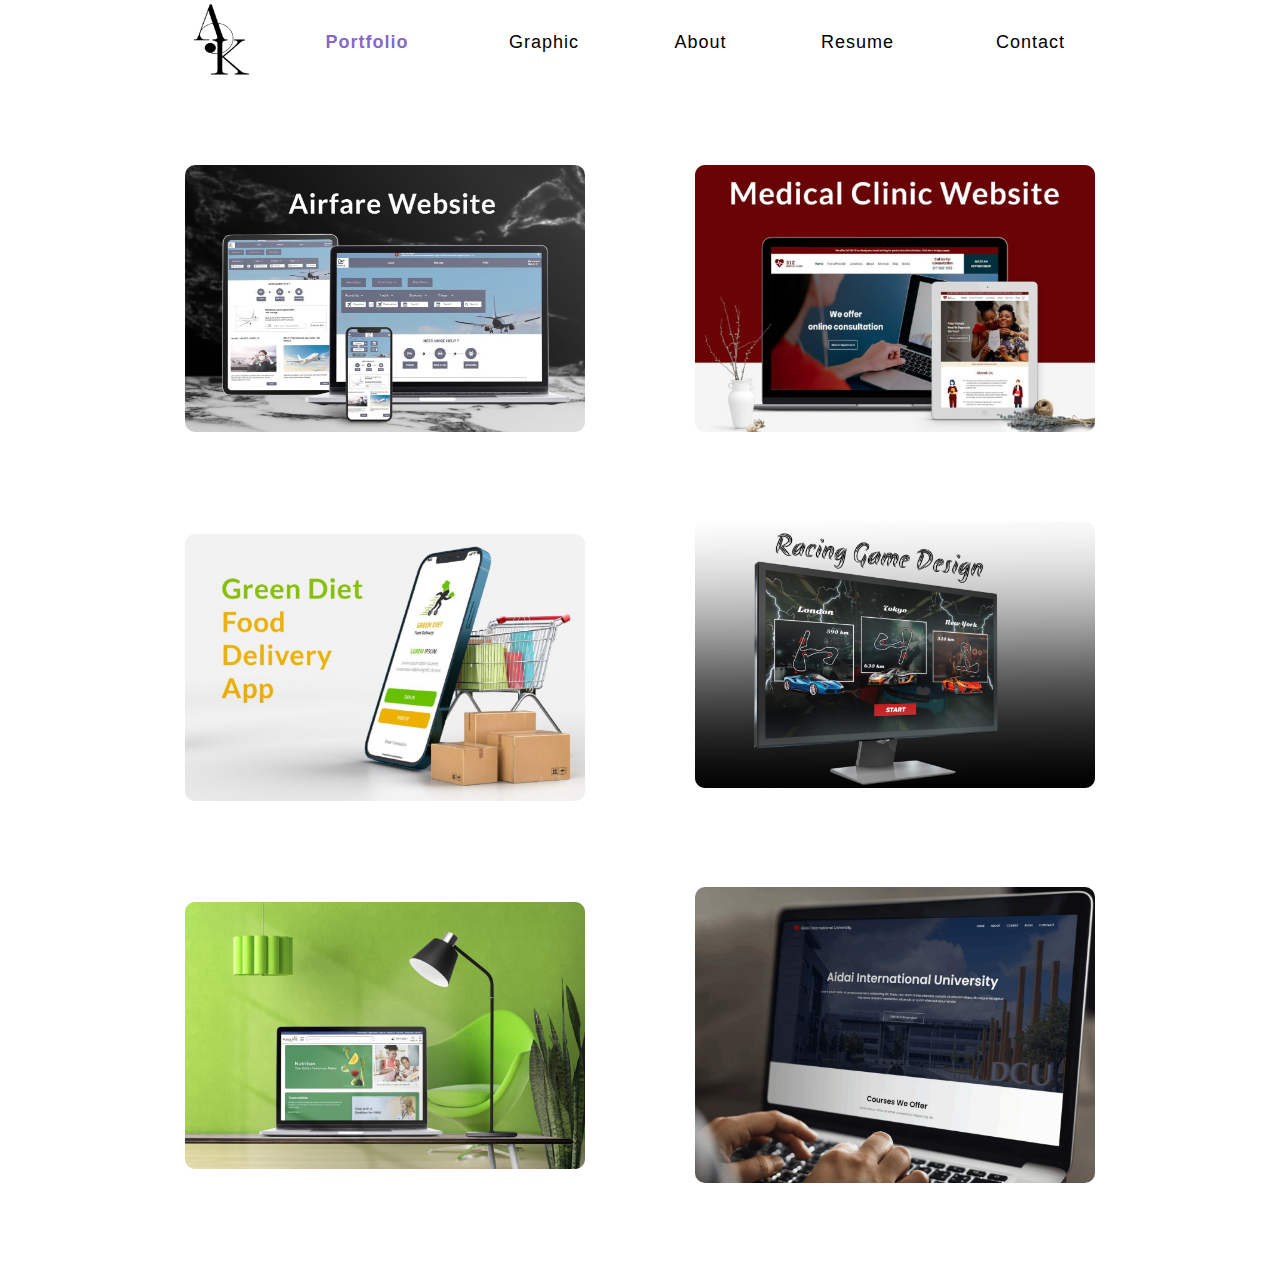
<file: index.html>
﻿<!DOCTYPE html>
<html>
  <head>
    <title>Portfolio</title>
    <meta http-equiv="X-UA-Compatible" content="IE=edge"/>
    <meta http-equiv="content-type" content="text/html; charset=utf-8"/>
    <link href="resources/css/axure_rp_page.css" type="text/css" rel="stylesheet"/>
    <link href="data/styles.css" type="text/css" rel="stylesheet"/>
    <link href="files/portfolio/styles.css" type="text/css" rel="stylesheet"/>
    <link href="" type="text/css" rel="stylesheet"/>
    <script src="resources/scripts/jquery-3.2.1.min.js"></script>
    <script src="resources/scripts/axure/axQuery.js"></script>
    <script src="resources/scripts/axure/globals.js"></script>
    <script src="resources/scripts/axutils.js"></script>
    <script src="resources/scripts/axure/annotation.js"></script>
    <script src="resources/scripts/axure/axQuery.std.js"></script>
    <script src="resources/scripts/axure/doc.js"></script>
    <script src="resources/scripts/messagecenter.js"></script>
    <script src="resources/scripts/axure/events.js"></script>
    <script src="resources/scripts/axure/recording.js"></script>
    <script src="resources/scripts/axure/action.js"></script>
    <script src="resources/scripts/axure/expr.js"></script>
    <script src="resources/scripts/axure/geometry.js"></script>
    <script src="resources/scripts/axure/flyout.js"></script>
    <script src="resources/scripts/axure/model.js"></script>
    <script src="resources/scripts/axure/repeater.js"></script>
    <script src="resources/scripts/axure/sto.js"></script>
    <script src="resources/scripts/axure/utils.temp.js"></script>
    <script src="resources/scripts/axure/variables.js"></script>
    <script src="resources/scripts/axure/drag.js"></script>
    <script src="resources/scripts/axure/move.js"></script>
    <script src="resources/scripts/axure/visibility.js"></script>
    <script src="resources/scripts/axure/style.js"></script>
    <script src="resources/scripts/axure/adaptive.js"></script>
    <script src="resources/scripts/axure/tree.js"></script>
    <script src="resources/scripts/axure/init.temp.js"></script>
    <script src="resources/scripts/axure/legacy.js"></script>
    <script src="resources/scripts/axure/viewer.js"></script>
    <script src="resources/scripts/axure/math.js"></script>
    <script src="resources/scripts/axure/jquery.nicescroll.min.js"></script>
    <script src="data/document.js"></script>
    <script src="files/portfolio/data.js"></script>
    <script type="text/javascript">
      $axure.utils.getTransparentGifPath = function() { return 'resources/images/transparent.gif'; };
      $axure.utils.getOtherPath = function() { return 'resources/Other.html'; };
      $axure.utils.getReloadPath = function() { return 'resources/reload.html'; };
    </script>
  </head>
  <body>
    <div id="base" class="">

      <!-- Portfolio (Group) -->
      <div id="u0" class="ax_default" data-label="Portfolio" data-left="0" data-top="0" data-width="1920" data-height="2050">

        <!-- Portfolio BG (Rectangle) -->
        <div id="u1" class="ax_default shape" data-label="Portfolio BG">
          <div id="u1_div" class=""></div>
          <div id="u1_text" class="text " style="display:none; visibility: hidden">
            <p></p>
          </div>
        </div>

        <!-- Rectangle 17 (Rectangle) -->
        <div id="u2" class="ax_default shape" data-label="Rectangle 17">
          <div id="u2_div" class=""></div>
          <div id="u2_text" class="text " style="display:none; visibility: hidden">
            <p></p>
          </div>
        </div>

        <!-- Group 104 (Group) -->
        <div id="u3" class="ax_default" data-label="Group 104" data-left="255" data-top="3" data-width="1410" data-height="130">

          <!-- AK-2 png 1 (Image) -->
          <div id="u4" class="ax_default image" data-label="AK-2 png 1">
            <img id="u4_img" class="img " src="images/portfolio/ak-2_png_1_u4.png"/>
            <div id="u4_text" class="text " style="display:none; visibility: hidden">
              <p></p>
            </div>
          </div>

          <!-- Unnamed (Rectangle) -->
          <div id="u5" class="ax_default shape">
            <div id="u5_div" class=""></div>
            <div id="u5_text" class="text ">
              <p><span style="letter-spacing:1px;">Portfoli</span><span>o</span></p>
            </div>
          </div>

          <!-- Unnamed (Rectangle) -->
          <div id="u6" class="ax_default shape">
            <div id="u6_div" class=""></div>
            <div id="u6_text" class="text ">
              <p><span style="letter-spacing:1px;">Resum</span><span>e</span></p>
            </div>
          </div>

          <!-- Unnamed (Rectangle) -->
          <div id="u7" class="ax_default shape">
            <div id="u7_div" class=""></div>
            <div id="u7_text" class="text ">
              <p><span style="letter-spacing:1px;">Abou</span><span>t</span></p>
            </div>
          </div>

          <!-- Unnamed (Rectangle) -->
          <div id="u8" class="ax_default shape">
            <div id="u8_div" class=""></div>
            <div id="u8_text" class="text ">
              <p><span style="letter-spacing:1px;">Graphi</span><span>c</span></p>
            </div>
          </div>

          <!-- Unnamed (Rectangle) -->
          <div id="u9" class="ax_default shape">
            <div id="u9_div" class=""></div>
            <div id="u9_text" class="text ">
              <p><span style="letter-spacing:1px;">Contac</span><span>t</span></p>
            </div>
          </div>
        </div>

        <!-- Group 155 (Group) -->
        <div id="u10" class="ax_default" data-label="Group 155" data-left="256" data-top="228" data-width="1409" data-height="1528">

          <!-- View More Marianos (Rectangle) -->
          <div id="u11" class="ax_default box_1 ax_default_hidden" data-label="View More Marianos" style="display:none; visibility: hidden">
            <div id="u11_div" class=""></div>
            <div id="u11_text" class="text ">
              <p><span style="color:#FFFFFF;">Mariano's Research Experience<br></span><span style="text-decoration:underline ;color:#FFFF80;">View More</span></p>
            </div>
          </div>

          <!-- View More Airfare (Rectangle) -->
          <div id="u12" class="ax_default box_1 ax_default_hidden" data-label="View More Airfare" style="display:none; visibility: hidden">
            <div id="u12_div" class=""></div>
            <div id="u12_text" class="text ">
              <p style="font-size:48px;"><span style="font-size:64px;color:#FFFFFF;">Airfare Website<br></span><span style="text-decoration:underline ;color:#FFFF80;">View More</span></p>
            </div>
          </div>

          <!-- View More Medical (Rectangle) -->
          <div id="u13" class="ax_default box_1 ax_default_hidden" data-label="View More Medical" style="display:none; visibility: hidden">
            <div id="u13_div" class=""></div>
            <div id="u13_text" class="text ">
              <p style="font-size:48px;"><span style="font-size:64px;color:#FFFFFF;">Medical Website<br></span><span style="text-decoration:underline ;color:#FFFF80;">View More</span></p>
            </div>
          </div>

          <!-- View More Delivery (Rectangle) -->
          <div id="u14" class="ax_default box_1 ax_default_hidden" data-label="View More Delivery" style="display:none; visibility: hidden">
            <div id="u14_div" class=""></div>
            <div id="u14_text" class="text ">
              <p><span style="font-size:24px;color:#FFFFFF;">Food Delivery App<br></span><span style="font-size:24px;text-decoration:underline ;color:#FFFF80;">View More</span></p>
            </div>
          </div>

          <!-- View More University (Rectangle) -->
          <div id="u15" class="ax_default box_1 ax_default_hidden" data-label="View More University" style="display:none; visibility: hidden">
            <div id="u15_div" class=""></div>
            <div id="u15_text" class="text ">
              <p style="font-size:48px;"><span style="font-size:64px;color:#FFFFFF;">University Website<br></span><span style="text-decoration:underline ;color:#FFFF80;">View More</span></p>
            </div>
          </div>

          <!-- View More Game (Rectangle) -->
          <div id="u16" class="ax_default box_1 ax_default_hidden" data-label="View More Game" style="display:none; visibility: hidden">
            <div id="u16_div" class=""></div>
            <div id="u16_text" class="text ">
              <p style="font-size:48px;"><span style="font-size:64px;color:#FFFFFF;">Game Design<br></span><span style="text-decoration:underline ;color:#FFFF80;">View More</span></p>
            </div>
          </div>

          <!-- image 71 (Rectangle) -->
          <div id="u17" class="ax_default shape" data-label="image 71">
            <div id="u17_div" class=""></div>
            <div id="u17_text" class="text " style="display:none; visibility: hidden">
              <p></p>
            </div>
          </div>

          <!-- image 72 (Image) -->
          <div id="u18" class="ax_default image" data-label="image 72">
            <img id="u18_img" class="img " src="images/portfolio/image_72_u18.svg"/>
            <div id="u18_text" class="text " style="display:none; visibility: hidden">
              <p></p>
            </div>
          </div>

          <!-- image 73 (Image) -->
          <div id="u19" class="ax_default image" data-label="image 73">
            <img id="u19_img" class="img " src="images/portfolio/image_73_u19.svg"/>
            <div id="u19_text" class="text " style="display:none; visibility: hidden">
              <p></p>
            </div>
          </div>

          <!-- image 75 (Rectangle) -->
          <div id="u20" class="ax_default shape" data-label="image 75">
            <div id="u20_div" class=""></div>
            <div id="u20_text" class="text " style="display:none; visibility: hidden">
              <p></p>
            </div>
          </div>

          <!-- image 81 (Image) -->
          <div id="u21" class="ax_default image" data-label="image 81">
            <img id="u21_img" class="img " src="images/portfolio/image_81_u21.svg"/>
            <div id="u21_text" class="text " style="display:none; visibility: hidden">
              <p></p>
            </div>
          </div>

          <!-- image 72 (Image) -->
          <div id="u22" class="ax_default image" data-label="image 72">
            <img id="u22_img" class="img " src="images/portfolio/image_72_u22.svg"/>
            <div id="u22_text" class="text " style="display:none; visibility: hidden">
              <p></p>
            </div>
          </div>
        </div>
      </div>
    </div>
    <script src="resources/scripts/axure/ios.js"></script>
  </body>
</html>
</file>
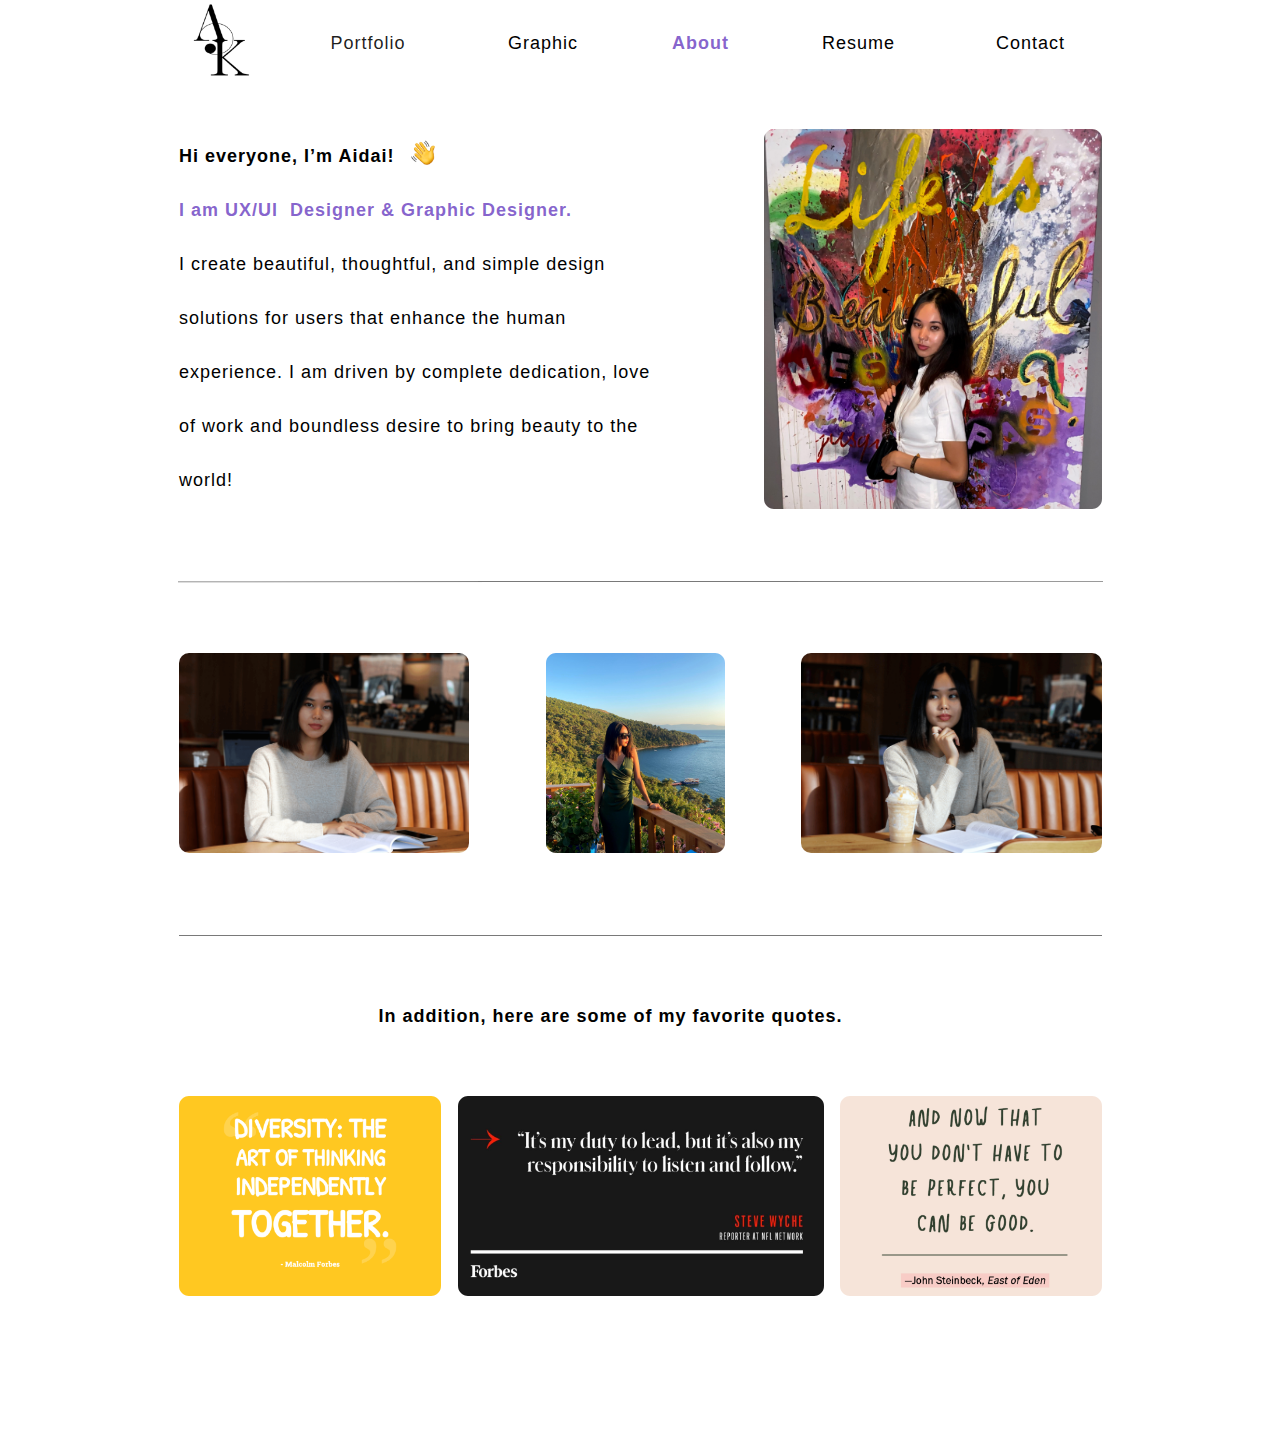
<file: about_me.html>
﻿<!DOCTYPE html>
<html>
  <head>
    <title>About Me</title>
    <meta http-equiv="X-UA-Compatible" content="IE=edge"/>
    <meta http-equiv="content-type" content="text/html; charset=utf-8"/>
    <link href="resources/css/axure_rp_page.css" type="text/css" rel="stylesheet"/>
    <link href="data/styles.css" type="text/css" rel="stylesheet"/>
    <link href="files/about_me/styles.css" type="text/css" rel="stylesheet"/>
    <link href="" type="text/css" rel="stylesheet"/>
    <script src="resources/scripts/jquery-3.2.1.min.js"></script>
    <script src="resources/scripts/axure/axQuery.js"></script>
    <script src="resources/scripts/axure/globals.js"></script>
    <script src="resources/scripts/axutils.js"></script>
    <script src="resources/scripts/axure/annotation.js"></script>
    <script src="resources/scripts/axure/axQuery.std.js"></script>
    <script src="resources/scripts/axure/doc.js"></script>
    <script src="resources/scripts/messagecenter.js"></script>
    <script src="resources/scripts/axure/events.js"></script>
    <script src="resources/scripts/axure/recording.js"></script>
    <script src="resources/scripts/axure/action.js"></script>
    <script src="resources/scripts/axure/expr.js"></script>
    <script src="resources/scripts/axure/geometry.js"></script>
    <script src="resources/scripts/axure/flyout.js"></script>
    <script src="resources/scripts/axure/model.js"></script>
    <script src="resources/scripts/axure/repeater.js"></script>
    <script src="resources/scripts/axure/sto.js"></script>
    <script src="resources/scripts/axure/utils.temp.js"></script>
    <script src="resources/scripts/axure/variables.js"></script>
    <script src="resources/scripts/axure/drag.js"></script>
    <script src="resources/scripts/axure/move.js"></script>
    <script src="resources/scripts/axure/visibility.js"></script>
    <script src="resources/scripts/axure/style.js"></script>
    <script src="resources/scripts/axure/adaptive.js"></script>
    <script src="resources/scripts/axure/tree.js"></script>
    <script src="resources/scripts/axure/init.temp.js"></script>
    <script src="resources/scripts/axure/legacy.js"></script>
    <script src="resources/scripts/axure/viewer.js"></script>
    <script src="resources/scripts/axure/math.js"></script>
    <script src="resources/scripts/axure/jquery.nicescroll.min.js"></script>
    <script src="data/document.js"></script>
    <script src="files/about_me/data.js"></script>
    <script type="text/javascript">
      $axure.utils.getTransparentGifPath = function() { return 'resources/images/transparent.gif'; };
      $axure.utils.getOtherPath = function() { return 'resources/Other.html'; };
      $axure.utils.getReloadPath = function() { return 'resources/reload.html'; };
    </script>
  </head>
  <body>
    <div id="base" class="">

      <!-- About BG (Rectangle) -->
      <div id="u749" class="ax_default shape" data-label="About BG">
        <div id="u749_div" class=""></div>
        <div id="u749_text" class="text " style="display:none; visibility: hidden">
          <p></p>
        </div>
      </div>

      <!-- Rectangle 17 (Rectangle) -->
      <div id="u750" class="ax_default shape" data-label="Rectangle 17">
        <div id="u750_div" class=""></div>
        <div id="u750_text" class="text " style="display:none; visibility: hidden">
          <p></p>
        </div>
      </div>

      <!-- Unnamed (Rectangle) -->
      <div id="u751" class="ax_default shape">
        <div id="u751_div" class=""></div>
        <div id="u751_text" class="text ">
          <p><span style="font-family:&quot;Poppins SemiBold&quot;, &quot;Poppins Regular&quot;, &quot;Poppins&quot;, sans-serif;font-weight:600;letter-spacing:1px;color:#000000;">Hi everyone, I’m Aidai!</span></p><p><span style="font-family:&quot;Poppins SemiBold&quot;, &quot;Poppins Regular&quot;, &quot;Poppins&quot;, sans-serif;font-weight:600;letter-spacing:1px;color:rgba(118, 80, 198, 0.8784313725490196);">I am UX/UI&nbsp; Designer &amp; Graphic Designer.</span></p><p><span style="font-family:&quot;Poppins Medium&quot;, &quot;Poppins Regular&quot;, &quot;Poppins&quot;, sans-serif;font-weight:500;letter-spacing:1px;color:#000000;">I create beautiful, thoughtful, and simple design solutions for users that enhance the human experience. I am driven by complete dedication, love of work and boundless desire to bring beauty to the world!</span><span style="font-family:&quot;Poppins Medium&quot;, &quot;Poppins Regular&quot;, &quot;Poppins&quot;, sans-serif;font-weight:500;color:#000000;"><br></span></p>
        </div>
      </div>

      <!-- hello (Rectangle) -->
      <div id="u752" class="ax_default shape" data-label="hello">
        <div id="u752_div" class=""></div>
        <div id="u752_text" class="text " style="display:none; visibility: hidden">
          <p></p>
        </div>
      </div>

      <!-- image 53 (Image) -->
      <div id="u753" class="ax_default image" data-label="image 53">
        <img id="u753_img" class="img " src="images/about_me/image_53_u753.svg"/>
        <div id="u753_text" class="text " style="display:none; visibility: hidden">
          <p></p>
        </div>
      </div>

      <!-- Line 29 (Shape) -->
      <div id="u754" class="ax_default shape" data-label="Line 29">
        <img id="u754_img" class="img " src="images/about_me/line_29_u754.svg"/>
        <div id="u754_text" class="text " style="display:none; visibility: hidden">
          <p></p>
        </div>
      </div>

      <!-- Line 30 (Line) -->
      <div id="u755" class="ax_default shape" data-label="Line 30">
        <img id="u755_img" class="img " src="images/about_me/line_30_u755.svg"/>
        <div id="u755_text" class="text " style="display:none; visibility: hidden">
          <p></p>
        </div>
      </div>

      <!-- image 46 (Rectangle) -->
      <div id="u756" class="ax_default shape" data-label="image 46">
        <div id="u756_div" class=""></div>
        <div id="u756_text" class="text " style="display:none; visibility: hidden">
          <p></p>
        </div>
      </div>

      <!-- image 55 (Rectangle) -->
      <div id="u757" class="ax_default shape" data-label="image 55">
        <div id="u757_div" class=""></div>
        <div id="u757_text" class="text " style="display:none; visibility: hidden">
          <p></p>
        </div>
      </div>

      <!-- image 54 (Image) -->
      <div id="u758" class="ax_default image" data-label="image 54">
        <img id="u758_img" class="img " src="images/about_me/image_54_u758.svg"/>
        <div id="u758_text" class="text " style="display:none; visibility: hidden">
          <p></p>
        </div>
      </div>

      <!-- Unnamed (Rectangle) -->
      <div id="u759" class="ax_default shape">
        <div id="u759_div" class=""></div>
        <div id="u759_text" class="text ">
          <p><span style="letter-spacing:1px;">In addition, here are some of my favorite quotes</span><span>.</span></p>
        </div>
      </div>

      <!-- image 57 (Image) -->
      <div id="u760" class="ax_default image" data-label="image 57">
        <img id="u760_img" class="img " src="images/about_me/image_57_u760.svg"/>
        <div id="u760_text" class="text " style="display:none; visibility: hidden">
          <p></p>
        </div>
      </div>

      <!-- image 58 (Image) -->
      <div id="u761" class="ax_default image" data-label="image 58">
        <img id="u761_img" class="img " src="images/about_me/image_58_u761.svg"/>
        <div id="u761_text" class="text " style="display:none; visibility: hidden">
          <p></p>
        </div>
      </div>

      <!-- image 61 (Image) -->
      <div id="u762" class="ax_default image" data-label="image 61">
        <img id="u762_img" class="img " src="images/about_me/image_61_u762.svg"/>
        <div id="u762_text" class="text " style="display:none; visibility: hidden">
          <p></p>
        </div>
      </div>

      <!-- Unnamed (Group) -->
      <div id="u763" class="ax_default" data-left="255" data-top="0" data-width="1410" data-height="130">

        <!-- AK-2 png 1 (Image) -->
        <div id="u764" class="ax_default image" data-label="AK-2 png 1">
          <img id="u764_img" class="img " src="images/portfolio/ak-2_png_1_u4.png"/>
          <div id="u764_text" class="text " style="display:none; visibility: hidden">
            <p></p>
          </div>
        </div>

        <!-- Unnamed (Rectangle) -->
        <div id="u765" class="ax_default shape">
          <div id="u765_div" class=""></div>
          <div id="u765_text" class="text ">
            <p><span style="letter-spacing:1px;">Portfoli</span><span>o</span></p>
          </div>
        </div>

        <!-- Unnamed (Rectangle) -->
        <div id="u766" class="ax_default shape">
          <div id="u766_div" class=""></div>
          <div id="u766_text" class="text ">
            <p><span style="letter-spacing:1px;">Resum</span><span>e</span></p>
          </div>
        </div>

        <!-- Unnamed (Rectangle) -->
        <div id="u767" class="ax_default shape">
          <div id="u767_div" class=""></div>
          <div id="u767_text" class="text ">
            <p><span style="letter-spacing:1px;">Abou</span><span>t</span></p>
          </div>
        </div>

        <!-- Unnamed (Rectangle) -->
        <div id="u768" class="ax_default shape">
          <div id="u768_div" class=""></div>
          <div id="u768_text" class="text ">
            <p><span style="letter-spacing:1px;">Graphi</span><span>c</span></p>
          </div>
        </div>

        <!-- Unnamed (Rectangle) -->
        <div id="u769" class="ax_default shape">
          <div id="u769_div" class=""></div>
          <div id="u769_text" class="text ">
            <p><span style="letter-spacing:1px;">Contac</span><span>t</span></p>
          </div>
        </div>
      </div>

      <!-- Unnamed (Line) -->
      <div id="u770" class="ax_default line1 ax_default_unplaced" style="display:none; visibility: hidden">
        <img id="u770_img" class="img " src="resources/images/transparent.gif"/>
        <div id="u770_text" class="text " style="display:none; visibility: hidden">
          <p></p>
        </div>
      </div>

      <!-- Unnamed (Line) -->
      <div id="u771" class="ax_default line1 ax_default_unplaced" style="display:none; visibility: hidden">
        <img id="u771_img" class="img " src="resources/images/transparent.gif"/>
        <div id="u771_text" class="text " style="display:none; visibility: hidden">
          <p></p>
        </div>
      </div>

      <!-- Unnamed (Line) -->
      <div id="u772" class="ax_default line1 ax_default_unplaced" style="display:none; visibility: hidden">
        <img id="u772_img" class="img " src="resources/images/transparent.gif"/>
        <div id="u772_text" class="text " style="display:none; visibility: hidden">
          <p></p>
        </div>
      </div>

      <!-- Unnamed (Line) -->
      <div id="u773" class="ax_default line1 ax_default_unplaced" style="display:none; visibility: hidden">
        <img id="u773_img" class="img " src="resources/images/transparent.gif"/>
        <div id="u773_text" class="text " style="display:none; visibility: hidden">
          <p></p>
        </div>
      </div>

      <!-- Group 104 (Group) -->
      <div id="u774" class="ax_default ax_default_unplaced" data-label="Group 104" style="display:none; visibility: hidden" data-left="0" data-top="0" data-width="0" data-height="0">
      </div>
    </div>
    <script src="resources/scripts/axure/ios.js"></script>
  </body>
</html>
</file>
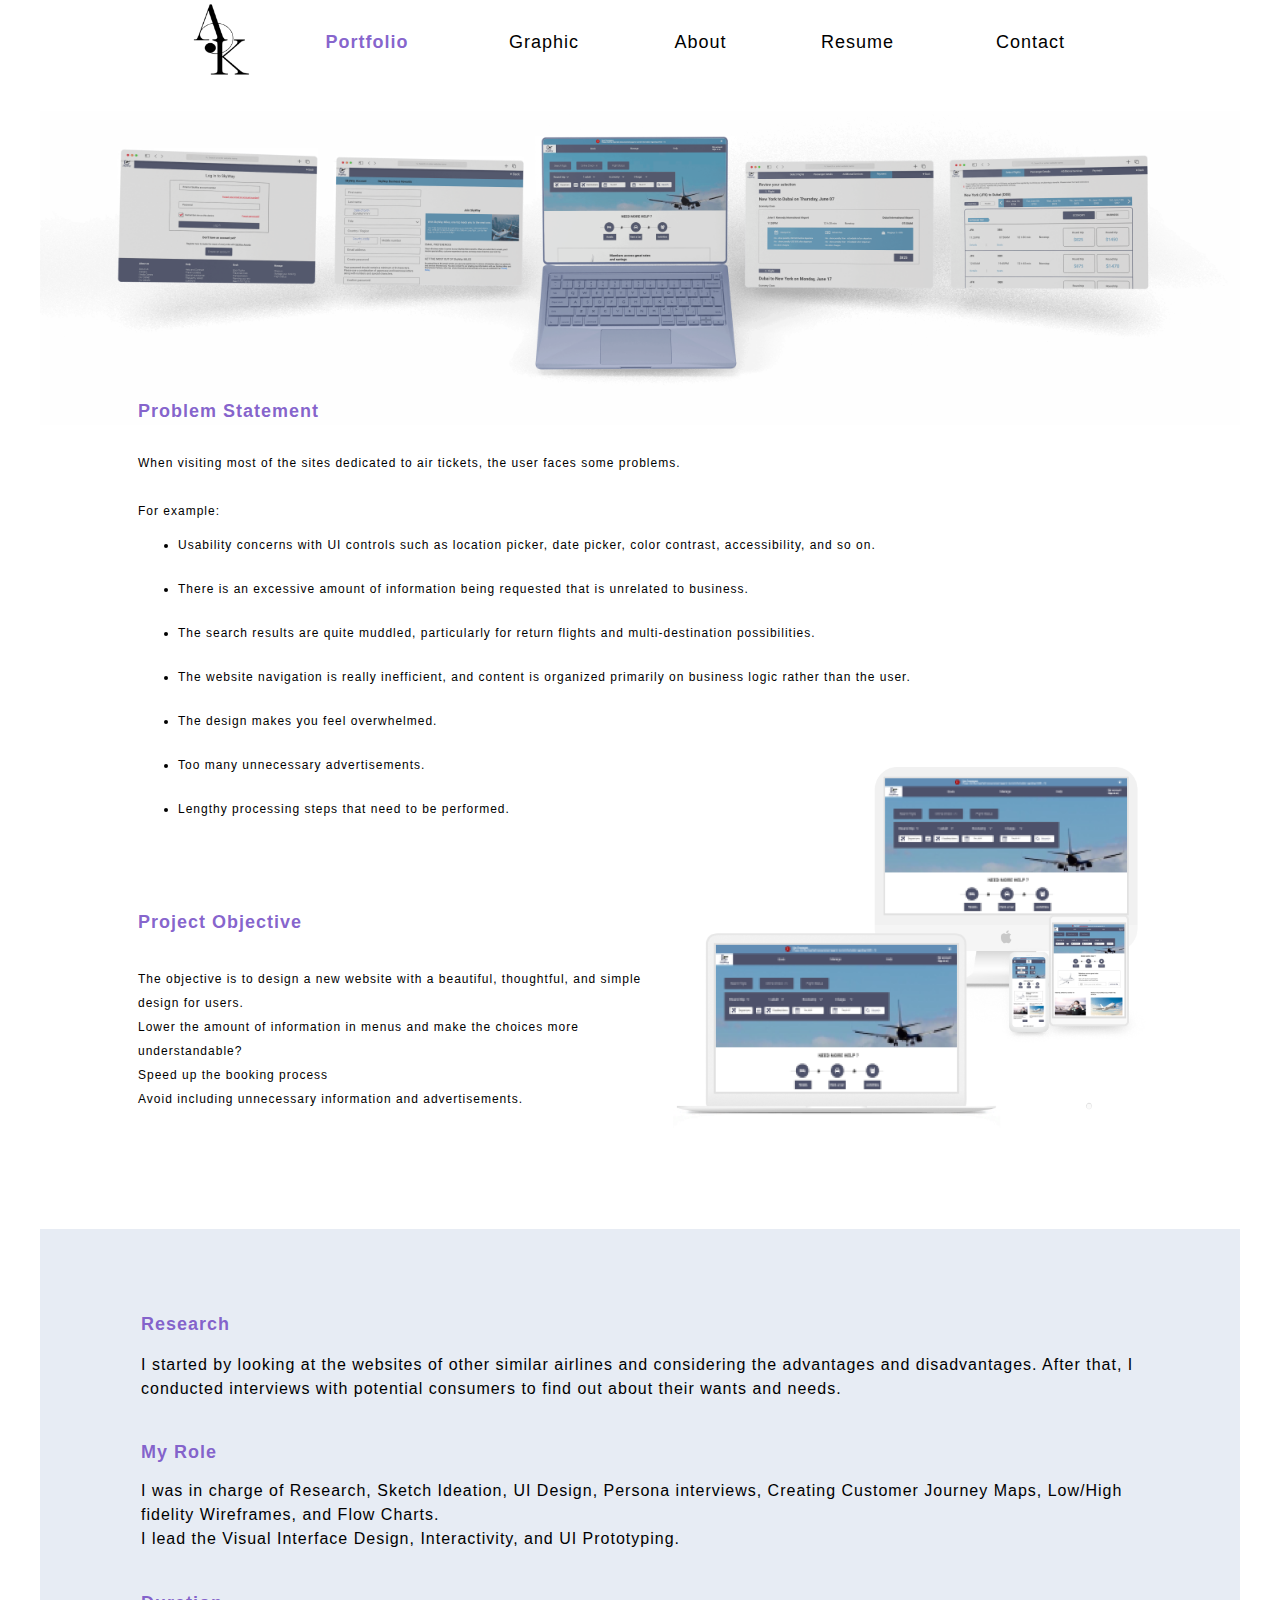
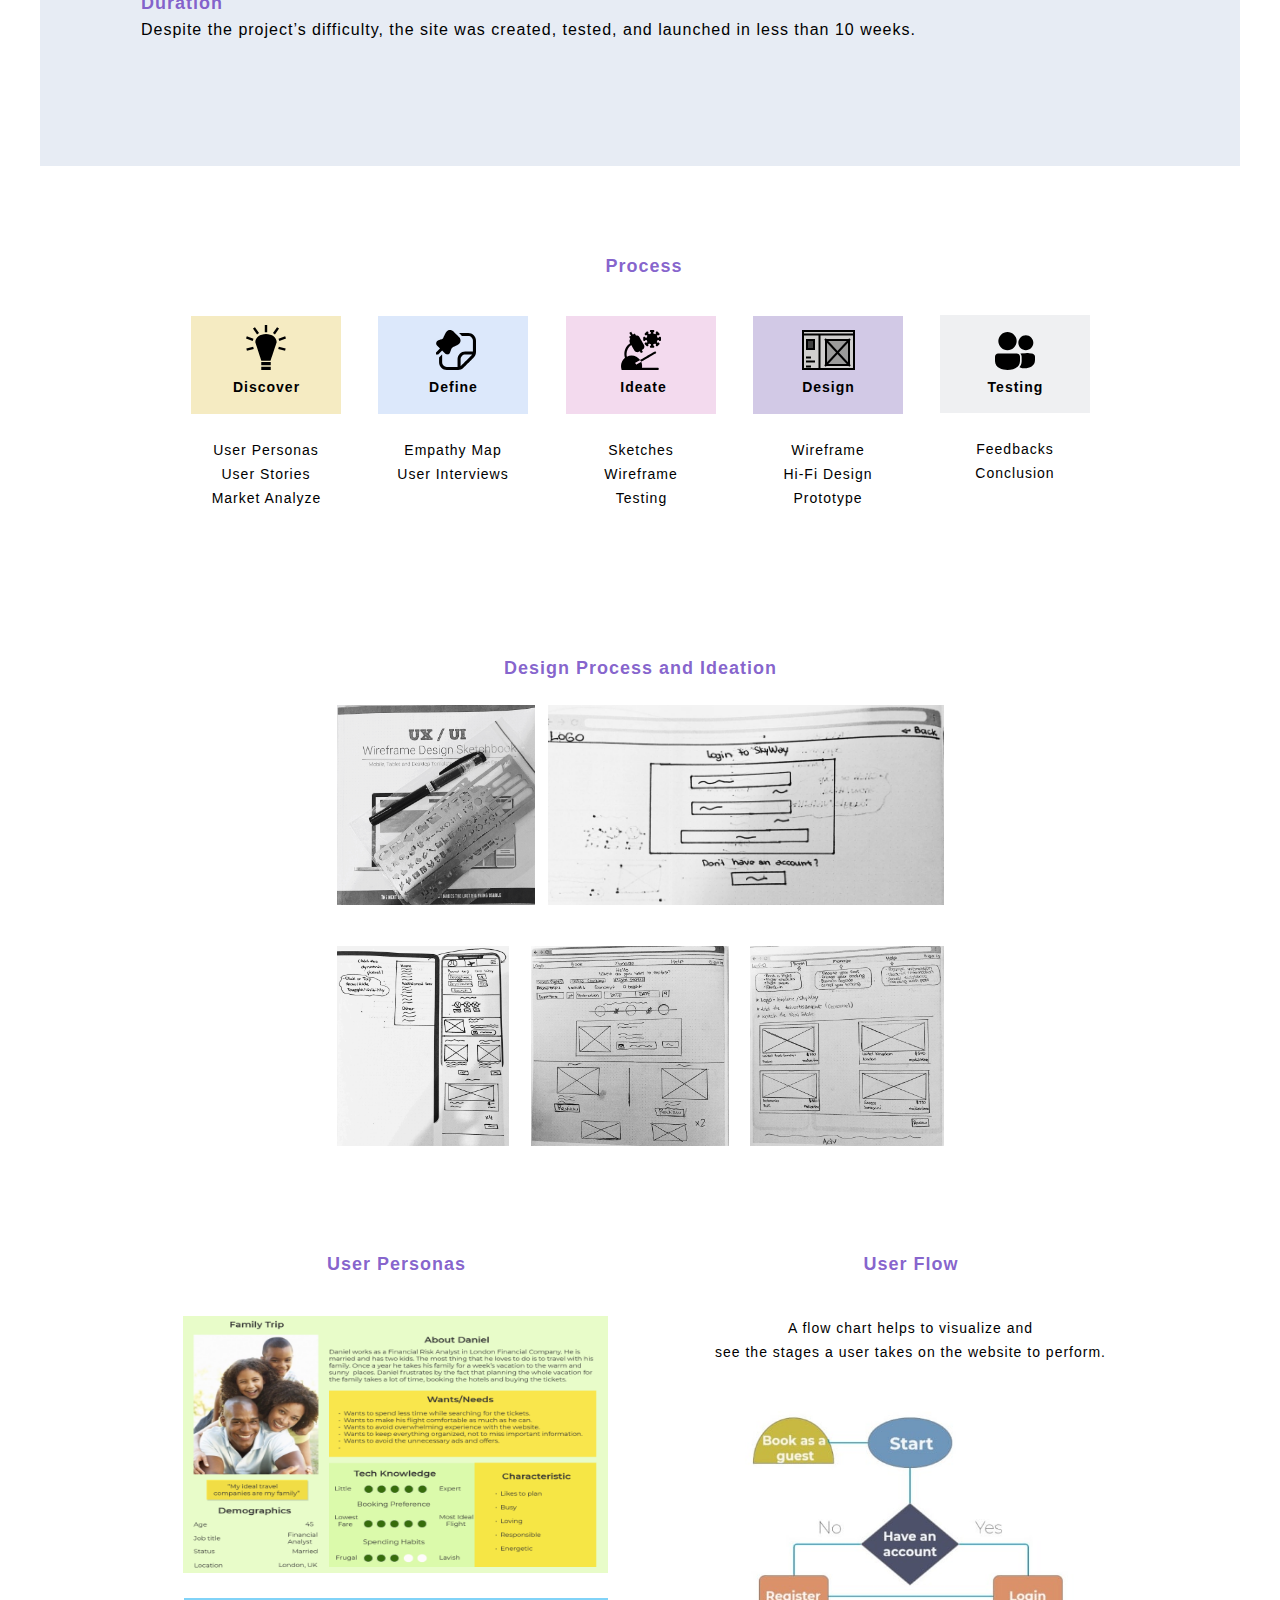
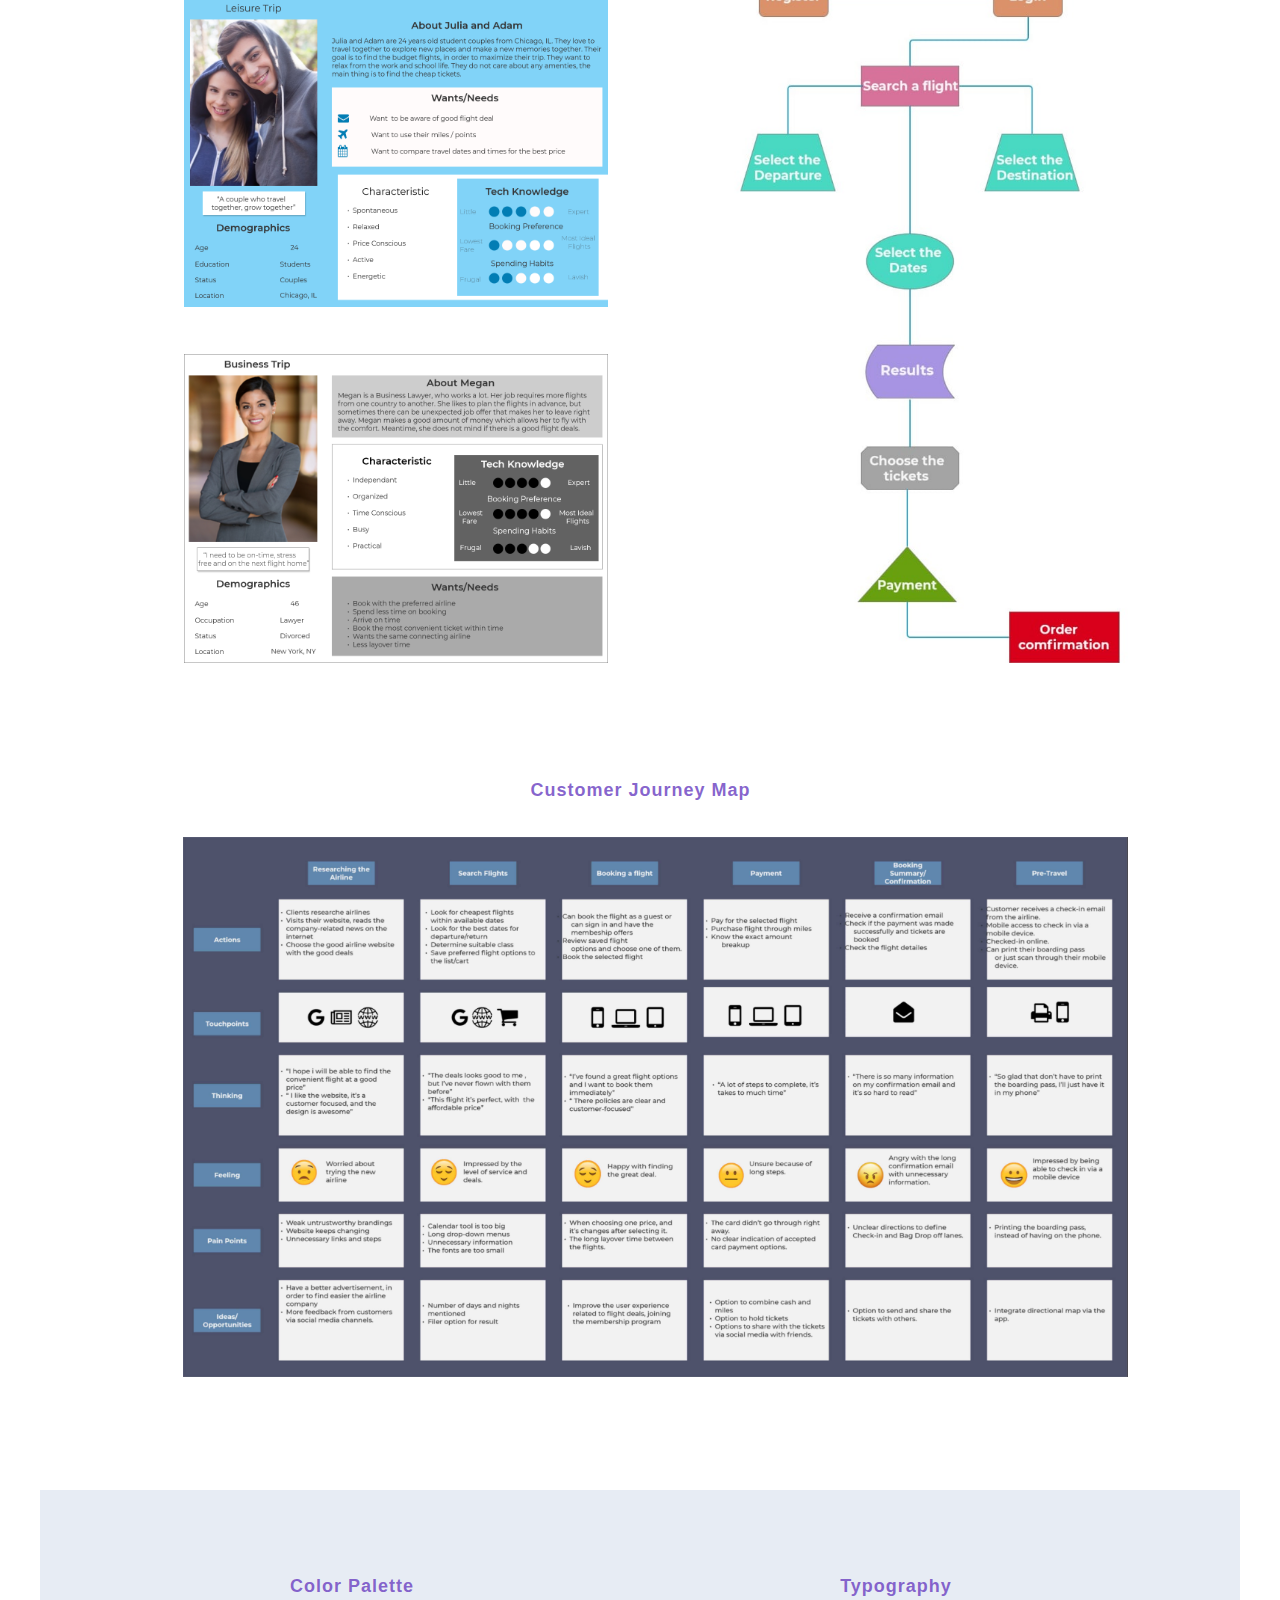
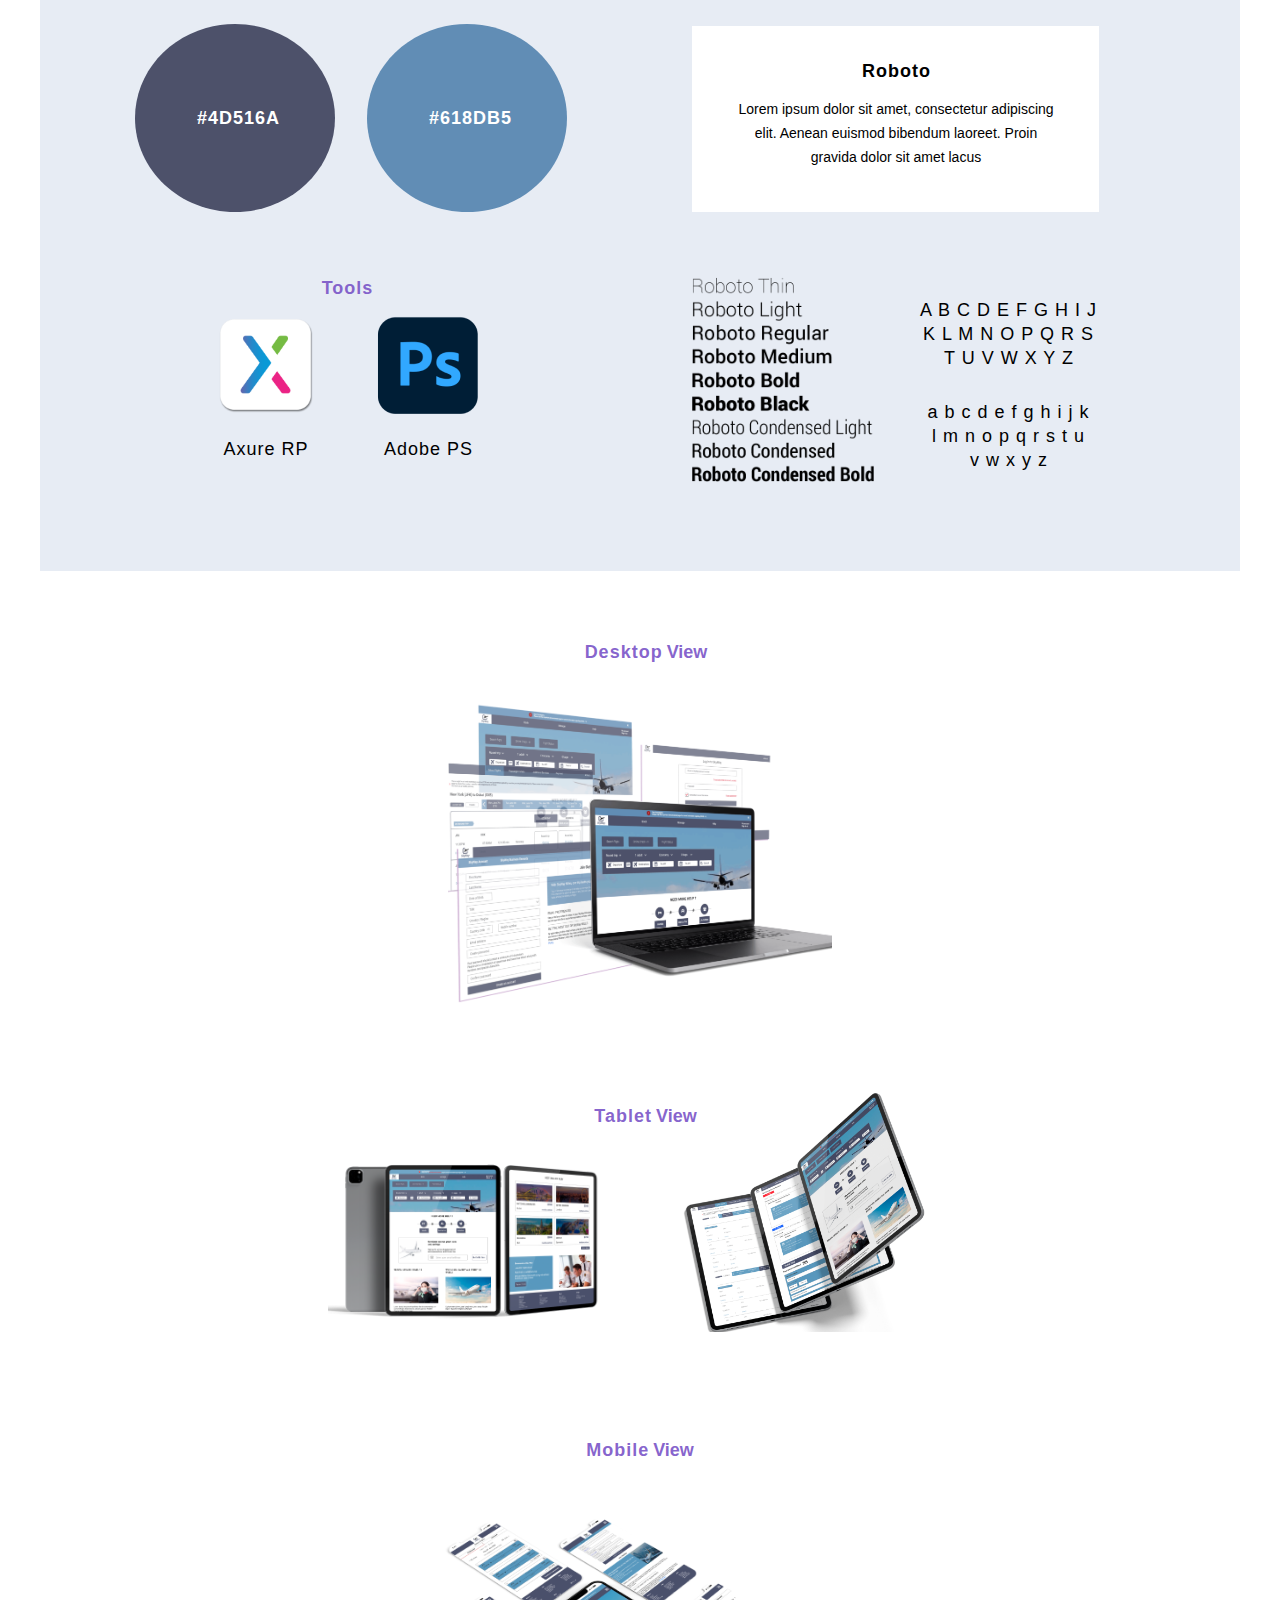
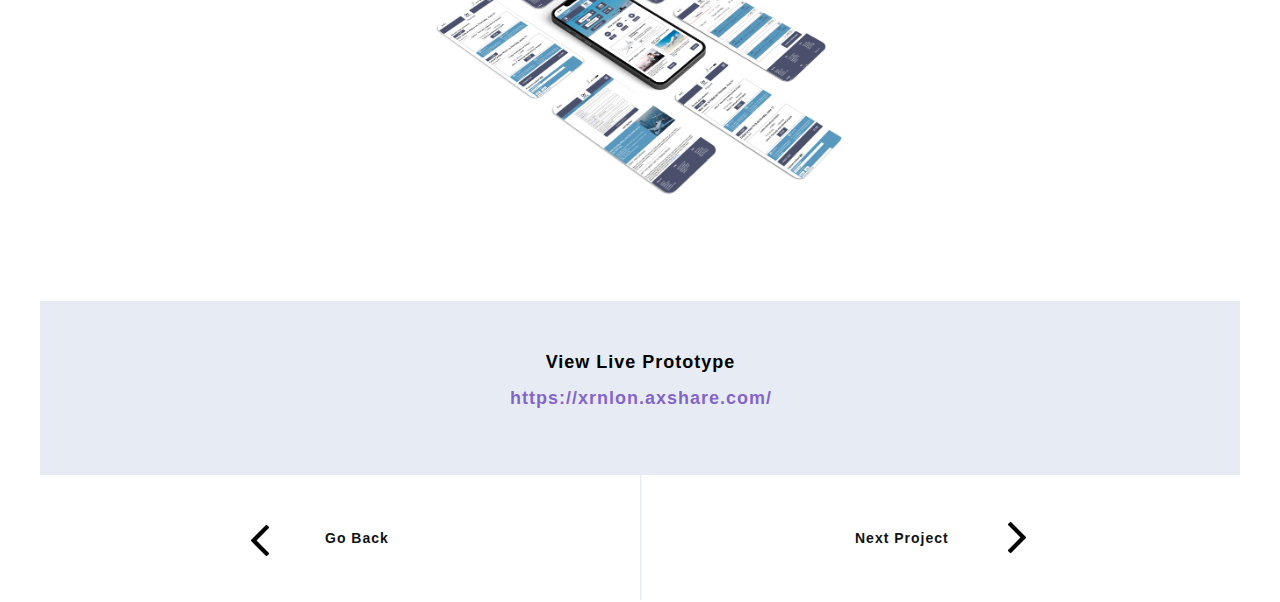
<file: airfare.html>
﻿<!DOCTYPE html>
<html>
  <head>
    <title>Airfare</title>
    <meta http-equiv="X-UA-Compatible" content="IE=edge"/>
    <meta http-equiv="content-type" content="text/html; charset=utf-8"/>
    <link href="resources/css/axure_rp_page.css" type="text/css" rel="stylesheet"/>
    <link href="data/styles.css" type="text/css" rel="stylesheet"/>
    <link href="files/airfare/styles.css" type="text/css" rel="stylesheet"/>
    <link href="" type="text/css" rel="stylesheet"/>
    <script src="resources/scripts/jquery-3.2.1.min.js"></script>
    <script src="resources/scripts/axure/axQuery.js"></script>
    <script src="resources/scripts/axure/globals.js"></script>
    <script src="resources/scripts/axutils.js"></script>
    <script src="resources/scripts/axure/annotation.js"></script>
    <script src="resources/scripts/axure/axQuery.std.js"></script>
    <script src="resources/scripts/axure/doc.js"></script>
    <script src="resources/scripts/messagecenter.js"></script>
    <script src="resources/scripts/axure/events.js"></script>
    <script src="resources/scripts/axure/recording.js"></script>
    <script src="resources/scripts/axure/action.js"></script>
    <script src="resources/scripts/axure/expr.js"></script>
    <script src="resources/scripts/axure/geometry.js"></script>
    <script src="resources/scripts/axure/flyout.js"></script>
    <script src="resources/scripts/axure/model.js"></script>
    <script src="resources/scripts/axure/repeater.js"></script>
    <script src="resources/scripts/axure/sto.js"></script>
    <script src="resources/scripts/axure/utils.temp.js"></script>
    <script src="resources/scripts/axure/variables.js"></script>
    <script src="resources/scripts/axure/drag.js"></script>
    <script src="resources/scripts/axure/move.js"></script>
    <script src="resources/scripts/axure/visibility.js"></script>
    <script src="resources/scripts/axure/style.js"></script>
    <script src="resources/scripts/axure/adaptive.js"></script>
    <script src="resources/scripts/axure/tree.js"></script>
    <script src="resources/scripts/axure/init.temp.js"></script>
    <script src="resources/scripts/axure/legacy.js"></script>
    <script src="resources/scripts/axure/viewer.js"></script>
    <script src="resources/scripts/axure/math.js"></script>
    <script src="resources/scripts/axure/jquery.nicescroll.min.js"></script>
    <script src="data/document.js"></script>
    <script src="files/airfare/data.js"></script>
    <script type="text/javascript">
      $axure.utils.getTransparentGifPath = function() { return 'resources/images/transparent.gif'; };
      $axure.utils.getOtherPath = function() { return 'resources/Other.html'; };
      $axure.utils.getReloadPath = function() { return 'resources/reload.html'; };
    </script>
  </head>
  <body>
    <div id="base" class="">

      <!-- Airfare BG (Rectangle) -->
      <div id="u23" class="ax_default shape" data-label="Airfare BG">
        <div id="u23_div" class=""></div>
        <div id="u23_text" class="text " style="display:none; visibility: hidden">
          <p></p>
        </div>
      </div>

      <!-- Rectangle 70 (Rectangle) -->
      <div id="u24" class="ax_default shape" data-label="Rectangle 70">
        <div id="u24_div" class=""></div>
        <div id="u24_text" class="text " style="display:none; visibility: hidden">
          <p></p>
        </div>
      </div>

      <!-- Rectangle 17 (Rectangle) -->
      <div id="u25" class="ax_default shape" data-label="Rectangle 17">
        <div id="u25_div" class=""></div>
        <div id="u25_text" class="text " style="display:none; visibility: hidden">
          <p></p>
        </div>
      </div>

      <!-- Unnamed (Rectangle) -->
      <div id="u26" class="ax_default shape">
        <div id="u26_div" class=""></div>
        <div id="u26_text" class="text ">
          <p><span style="letter-spacing:1px;">Problem Statemen</span><span>t</span></p>
        </div>
      </div>

      <!-- Unnamed (Rectangle) -->
      <div id="u27" class="ax_default shape">
        <div id="u27_div" class=""></div>
        <div id="u27_text" class="text ">
          <p><span style="letter-spacing:1px;">Project Objectiv</span><span>e</span></p>
        </div>
      </div>

      <!-- Unnamed (Rectangle) -->
      <div id="u28" class="ax_default shape">
        <div id="u28_div" class=""></div>
        <div id="u28_text" class="text ">
          <p><span style="letter-spacing:1px;">When visiting most of the sites dedicated to air tickets, the user faces some problems.</span></p><p><span style="letter-spacing:1px;"><br></span></p><p><span style="letter-spacing:1px;">For example:</span></p><ul><li style=""><span style="letter-spacing:1px;">Usability concerns with UI controls such as location picker, date picker, color contrast, accessibility, and so on.</span></li><li style=""><span style="letter-spacing:1px;">There is an excessive amount of information being requested that is unrelated to business.</span></li><li style=""><span style="letter-spacing:1px;">The search results are quite muddled, particularly for return flights and multi-destination possibilities.</span></li><li style=""><span style="letter-spacing:1px;">The website navigation is really inefficient, and content is organized primarily on business logic rather than the user.</span></li><li style=""><span style="letter-spacing:1px;">The design makes you feel overwhelmed.</span></li><li style=""><span style="letter-spacing:1px;">Too many unnecessary advertisements.</span></li><li style=""><span style="letter-spacing:1px;">Lengthy processing steps that need to be performed</span><span>.</span></li></ul>
        </div>
      </div>

      <!-- Group 129 (Group) -->
      <div id="u29" class="ax_default" data-label="Group 129" data-left="1050" data-top="1138" data-width="740" data-height="568">

        <!-- Group 117 (Group) -->
        <div id="u30" class="ax_default" data-label="Group 117" data-left="1367" data-top="1138" data-width="412" data-height="341">

          <!-- Group 115 (Group) -->
          <div id="u31" class="ax_default" data-label="Group 115" data-left="1367" data-top="1138" data-width="412" data-height="341">

            <!-- 🖥 iMac  (Group) -->
            <div id="u32" class="ax_default" data-label="🖥 iMac " data-left="1367" data-top="1138" data-width="412" data-height="341">

              <!-- Keep it (Group) -->
              <div id="u33" class="ax_default" data-label="Keep it" data-left="1367" data-top="1138" data-width="412" data-height="341">

                <!-- Ellipse (Shape) -->
                <div id="u34" class="ax_default shape" data-label="Ellipse">
                  <img id="u34_img" class="img " src="images/airfare/ellipse_u34.svg"/>
                  <div id="u34_text" class="text " style="display:none; visibility: hidden">
                    <p></p>
                  </div>
                </div>

                <!-- Rectangle (Rectangle) -->
                <div id="u35" class="ax_default shape" data-label="Rectangle">
                  <div id="u35_div" class=""></div>
                  <div id="u35_text" class="text " style="display:none; visibility: hidden">
                    <p></p>
                  </div>
                </div>

                <!-- Rectangle (Shape) -->
                <div id="u36" class="ax_default shape" data-label="Rectangle">
                  <img id="u36_img" class="img " src="images/airfare/rectangle_u36.svg"/>
                  <div id="u36_text" class="text " style="display:none; visibility: hidden">
                    <p></p>
                  </div>
                </div>

                <!-- Rectangle 2.1 (Shape) -->
                <div id="u37" class="ax_default shape" data-label="Rectangle 2.1">
                  <img id="u37_img" class="img " src="images/airfare/rectangle_2_1_u37.svg"/>
                  <div id="u37_text" class="text " style="display:none; visibility: hidden">
                    <p></p>
                  </div>
                </div>

                <!-- Rectangle 2.2 (Shape) -->
                <div id="u38" class="ax_default shape" data-label="Rectangle 2.2">
                  <img id="u38_img" class="img " src="images/airfare/rectangle_2_2_u38.svg"/>
                  <div id="u38_text" class="text " style="display:none; visibility: hidden">
                    <p></p>
                  </div>
                </div>

                <!-- Rectangle 3 (Rectangle) -->
                <div id="u39" class="ax_default shape" data-label="Rectangle 3">
                  <div id="u39_div" class=""></div>
                  <div id="u39_text" class="text " style="display:none; visibility: hidden">
                    <p></p>
                  </div>
                </div>

                <!-- Vector (Shape) -->
                <div id="u40" class="ax_default shape" data-label="Vector">
                  <img id="u40_img" class="img " src="images/airfare/vector_u40.svg"/>
                  <div id="u40_text" class="text " style="display:none; visibility: hidden">
                    <p></p>
                  </div>
                </div>
              </div>
            </div>
          </div>

          <!-- homepage web 1 (Image) -->
          <div id="u41" class="ax_default image" data-label="homepage web 1">
            <img id="u41_img" class="img " src="images/airfare/homepage_web_1_u41.png"/>
            <div id="u41_text" class="text " style="display:none; visibility: hidden">
              <p></p>
            </div>
          </div>
        </div>

        <!-- Group 118 (Group) -->
        <div id="u42" class="ax_default" data-label="Group 118" data-left="1050" data-top="1398" data-width="514" data-height="308">

          <!-- 💻  Macbook  (Group) -->
          <div id="u43" class="ax_default" data-label="💻&nbsp; Macbook " data-left="1050" data-top="1398" data-width="514" data-height="308">

            <!-- Keep it (Group) -->
            <div id="u44" class="ax_default" data-label="Keep it" data-left="1050" data-top="1398" data-width="514" data-height="308">

              <!-- shade (Image) -->
              <div id="u45" class="ax_default image" data-label="shade">
                <img id="u45_img" class="img " src="images/airfare/shade_u45.png"/>
                <div id="u45_text" class="text " style="display:none; visibility: hidden">
                  <p></p>
                </div>
              </div>

              <!-- shade (Image) -->
              <div id="u46" class="ax_default image" data-label="shade">
                <img id="u46_img" class="img " src="images/airfare/shade_u45.png"/>
                <div id="u46_text" class="text " style="display:none; visibility: hidden">
                  <p></p>
                </div>
              </div>

              <!-- shade (Image) -->
              <div id="u47" class="ax_default image" data-label="shade">
                <img id="u47_img" class="img " src="images/airfare/shade_u45.png"/>
                <div id="u47_text" class="text " style="display:none; visibility: hidden">
                  <p></p>
                </div>
              </div>

              <!-- bg (Shape) -->
              <div id="u48" class="ax_default shape" data-label="bg">
                <img id="u48_img" class="img " src="images/airfare/bg_u48.svg"/>
                <div id="u48_text" class="text " style="display:none; visibility: hidden">
                  <p></p>
                </div>
              </div>

              <!-- bg (Shape) -->
              <div id="u49" class="ax_default shape" data-label="bg">
                <img id="u49_img" class="img " src="images/airfare/bg_u49.svg"/>
                <div id="u49_text" class="text " style="display:none; visibility: hidden">
                  <p></p>
                </div>
              </div>

              <!-- cam (Shape) -->
              <div id="u50" class="ax_default shape" data-label="cam">
                <img id="u50_img" class="img " src="images/airfare/cam_u50.svg"/>
                <div id="u50_text" class="text " style="display:none; visibility: hidden">
                  <p></p>
                </div>
              </div>

              <!-- Bottom (Group) -->
              <div id="u51" class="ax_default" data-label="Bottom" data-left="1055" data-top="1668" data-width="502" data-height="12">

                <!-- Rectangle 1 (Shape) -->
                <div id="u52" class="ax_default shape" data-label="Rectangle 1">
                  <img id="u52_img" class="img " src="images/airfare/rectangle_1_u52.svg"/>
                  <div id="u52_text" class="text " style="display:none; visibility: hidden">
                    <p></p>
                  </div>
                </div>

                <!-- gradient (Shape) -->
                <div id="u53" class="ax_default shape" data-label="gradient">
                  <img id="u53_img" class="img " src="images/airfare/gradient_u53.svg"/>
                  <div id="u53_text" class="text " style="display:none; visibility: hidden">
                    <p></p>
                  </div>
                </div>

                <!-- gradient (Shape) -->
                <div id="u54" class="ax_default shape" data-label="gradient">
                  <img id="u54_img" class="img " src="images/airfare/gradient_u54.svg"/>
                  <div id="u54_text" class="text " style="display:none; visibility: hidden">
                    <p></p>
                  </div>
                </div>

                <!-- bottom (Shape) -->
                <div id="u55" class="ax_default shape" data-label="bottom">
                  <img id="u55_img" class="img " src="images/airfare/bottom_u55.svg"/>
                  <div id="u55_text" class="text " style="display:none; visibility: hidden">
                    <p></p>
                  </div>
                </div>

                <!-- Combined shape 29 (Shape) -->
                <div id="u56" class="ax_default shape" data-label="Combined shape 29">
                  <img id="u56_img" class="img " src="images/airfare/combined_shape_29_u56.svg"/>
                  <div id="u56_text" class="text " style="display:none; visibility: hidden">
                    <p></p>
                  </div>
                </div>

                <!-- gradient (Shape) -->
                <div id="u57" class="ax_default shape" data-label="gradient">
                  <img id="u57_img" class="img " src="images/airfare/gradient_u57.svg"/>
                  <div id="u57_text" class="text " style="display:none; visibility: hidden">
                    <p></p>
                  </div>
                </div>

                <!-- gradient (Shape) -->
                <div id="u58" class="ax_default shape" data-label="gradient">
                  <img id="u58_img" class="img " src="images/airfare/gradient_u58.svg"/>
                  <div id="u58_text" class="text " style="display:none; visibility: hidden">
                    <p></p>
                  </div>
                </div>
              </div>

              <!-- Rectangle (Shape) -->
              <div id="u59" class="ax_default shape" data-label="Rectangle">
                <img id="u59_img" class="img " src="images/airfare/rectangle_u59.svg"/>
                <div id="u59_text" class="text " style="display:none; visibility: hidden">
                  <p></p>
                </div>
              </div>
            </div>
          </div>

          <!-- homepage web 2 (Image) -->
          <div id="u60" class="ax_default image" data-label="homepage web 2">
            <img id="u60_img" class="img " src="images/airfare/homepage_web_1_u41.png"/>
            <div id="u60_text" class="text " style="display:none; visibility: hidden">
              <p></p>
            </div>
          </div>
        </div>

        <!-- Group 127 (Group) -->
        <div id="u61" class="ax_default" data-label="Group 127" data-left="1615" data-top="1370" data-width="175" data-height="173">

          <!-- 📱 iPad  (Group) -->
          <div id="u62" class="ax_default" data-label="📱 iPad " data-left="1615" data-top="1370" data-width="175" data-height="173">

            <!-- Keep it (Group) -->
            <div id="u63" class="ax_default" data-label="Keep it" data-left="1615" data-top="1370" data-width="175" data-height="173">

              <!-- Ellipse (Shape) -->
              <div id="u64" class="ax_default shape" data-label="Ellipse">
                <img id="u64_img" class="img " src="images/airfare/ellipse_u64.svg"/>
                <div id="u64_text" class="text " style="display:none; visibility: hidden">
                  <p></p>
                </div>
              </div>

              <!-- shadow (Shape) -->
              <div id="u65" class="ax_default shape" data-label="shadow">
                <img id="u65_img" class="img " src="images/airfare/shadow_u65.svg"/>
                <div id="u65_text" class="text " style="display:none; visibility: hidden">
                  <p></p>
                </div>
              </div>

              <!-- Rectangle (Shape) -->
              <div id="u66" class="ax_default shape" data-label="Rectangle">
                <img id="u66_img" class="img " src="images/airfare/rectangle_u66.svg"/>
                <div id="u66_text" class="text " style="display:none; visibility: hidden">
                  <p></p>
                </div>
              </div>

              <!-- Rectangle (Shape) -->
              <div id="u67" class="ax_default shape" data-label="Rectangle">
                <img id="u67_img" class="img " src="images/airfare/rectangle_u67.svg"/>
                <div id="u67_text" class="text " style="display:none; visibility: hidden">
                  <p></p>
                </div>
              </div>

              <!-- Rectangle (Shape) -->
              <div id="u68" class="ax_default shape" data-label="Rectangle">
                <img id="u68_img" class="img " src="images/airfare/rectangle_u68.svg"/>
                <div id="u68_text" class="text " style="display:none; visibility: hidden">
                  <p></p>
                </div>
              </div>

              <!-- Rectangle (Rectangle) -->
              <div id="u69" class="ax_default shape" data-label="Rectangle">
                <div id="u69_div" class=""></div>
                <div id="u69_text" class="text " style="display:none; visibility: hidden">
                  <p></p>
                </div>
              </div>

              <!-- Rectangle (Rectangle) -->
              <div id="u70" class="ax_default shape" data-label="Rectangle">
                <div id="u70_div" class=""></div>
                <div id="u70_text" class="text " style="display:none; visibility: hidden">
                  <p></p>
                </div>
              </div>

              <!-- Ellipse (Shape) -->
              <div id="u71" class="ax_default shape" data-label="Ellipse">
                <img id="u71_img" class="img " src="images/airfare/ellipse_u71.svg"/>
                <div id="u71_text" class="text " style="display:none; visibility: hidden">
                  <p></p>
                </div>
              </div>

              <!-- Ellipse (Shape) -->
              <div id="u72" class="ax_default shape" data-label="Ellipse">
                <img id="u72_img" class="img " src="images/airfare/ellipse_u72.svg"/>
                <div id="u72_text" class="text " style="display:none; visibility: hidden">
                  <p></p>
                </div>
              </div>

              <!-- home (Group) -->
              <div id="u73" class="ax_default" data-label="home" data-left="0" data-top="0" data-width="0" data-height="0">
              </div>

              <!-- Rectangle (Rectangle) -->
              <div id="u74" class="ax_default shape" data-label="Rectangle">
                <div id="u74_div" class=""></div>
                <div id="u74_text" class="text " style="display:none; visibility: hidden">
                  <p></p>
                </div>
              </div>
            </div>
          </div>

          <!-- homepage tablet 1 (Image) -->
          <div id="u75" class="ax_default image" data-label="homepage tablet 1">
            <img id="u75_img" class="img " src="images/airfare/homepage_tablet_1_u75.png"/>
            <div id="u75_text" class="text " style="display:none; visibility: hidden">
              <p></p>
            </div>
          </div>
        </div>

        <!-- Group 128 (Group) -->
        <div id="u76" class="ax_default" data-label="Group 128" data-left="1573" data-top="1427" data-width="71" data-height="127">

          <!-- 📱 Iphone X  (Group) -->
          <div id="u77" class="ax_default" data-label="📱 Iphone X " data-left="1573" data-top="1427" data-width="71" data-height="127">

            <!-- Keep it (Group) -->
            <div id="u78" class="ax_default" data-label="Keep it" data-left="1573" data-top="1427" data-width="71" data-height="127">

              <!-- Ellipse (Shape) -->
              <div id="u79" class="ax_default shape" data-label="Ellipse">
                <img id="u79_img" class="img " src="images/airfare/ellipse_u79.svg"/>
                <div id="u79_text" class="text " style="display:none; visibility: hidden">
                  <p></p>
                </div>
              </div>

              <!-- shadow (Shape) -->
              <div id="u80" class="ax_default shape" data-label="shadow">
                <img id="u80_img" class="img " src="images/airfare/shadow_u80.svg"/>
                <div id="u80_text" class="text " style="display:none; visibility: hidden">
                  <p></p>
                </div>
              </div>

              <!-- shadow (Shape) -->
              <div id="u81" class="ax_default shape" data-label="shadow">
                <img id="u81_img" class="img " src="images/airfare/shadow_u81.svg"/>
                <div id="u81_text" class="text " style="display:none; visibility: hidden">
                  <p></p>
                </div>
              </div>

              <!-- Screen (Shape) -->
              <div id="u82" class="ax_default shape" data-label="Screen">
                <img id="u82_img" class="img " src="images/airfare/screen_u82.svg"/>
                <div id="u82_text" class="text " style="display:none; visibility: hidden">
                  <p></p>
                </div>
              </div>

              <!-- camera-menu (Group) -->
              <div id="u83" class="ax_default" data-label="camera-menu" data-left="1604" data-top="1432" data-width="9" data-height="1">

                <!-- sound-camera (Group) -->
                <div id="u84" class="ax_default" data-label="sound-camera" data-left="1604" data-top="1432" data-width="9" data-height="1">

                  <!-- Rectangle 7 (Shape) -->
                  <div id="u85" class="ax_default shape" data-label="Rectangle 7">
                    <img id="u85_img" class="img " src="images/airfare/rectangle_7_u85.svg"/>
                    <div id="u85_text" class="text " style="display:none; visibility: hidden">
                      <p></p>
                    </div>
                  </div>

                  <!-- camera (Shape) -->
                  <div id="u86" class="ax_default shape" data-label="camera">
                    <img id="u86_img" class="img " src="images/airfare/camera_u86.svg"/>
                    <div id="u86_text" class="text " style="display:none; visibility: hidden">
                      <p></p>
                    </div>
                  </div>
                </div>
              </div>
            </div>
          </div>

          <!-- homepage mobile 1 (Image) -->
          <div id="u87" class="ax_default image" data-label="homepage mobile 1">
            <img id="u87_img" class="img " src="images/airfare/homepage_mobile_1_u87.svg"/>
            <div id="u87_text" class="text " style="display:none; visibility: hidden">
              <p></p>
            </div>
          </div>
        </div>
      </div>

      <!-- Rectangle 53 (Rectangle) -->
      <div id="u88" class="ax_default shape" data-label="Rectangle 53">
        <div id="u88_div" class=""></div>
        <div id="u88_text" class="text " style="display:none; visibility: hidden">
          <p></p>
        </div>
      </div>

      <!-- Unnamed (Group) -->
      <div id="u89" class="ax_default" data-left="162" data-top="1926" data-width="1591" data-height="817">

        <!-- Unnamed (Rectangle) -->
        <div id="u90" class="ax_default shape">
          <div id="u90_div" class=""></div>
          <div id="u90_text" class="text ">
            <p><span style="letter-spacing:1px;">Researc</span><span>h</span></p>
          </div>
        </div>

        <!-- Unnamed (Rectangle) -->
        <div id="u91" class="ax_default shape">
          <div id="u91_div" class=""></div>
          <div id="u91_text" class="text ">
            <p><span style="letter-spacing:1px;">My Rol</span><span>e</span></p>
          </div>
        </div>

        <!-- Unnamed (Rectangle) -->
        <div id="u92" class="ax_default shape">
          <div id="u92_div" class=""></div>
          <div id="u92_text" class="text ">
            <p><span style="letter-spacing:1px;">I started by looking at the websites of other similar airlines and considering the advantages and disadvantages. After that, I conducted interviews with potential consumers to find out about their wants and needs.<br></span><span><br></span></p>
          </div>
        </div>

        <!-- Unnamed (Rectangle) -->
        <div id="u93" class="ax_default shape">
          <div id="u93_div" class=""></div>
          <div id="u93_text" class="text ">
            <p><span style="letter-spacing:1px;">I was in charge of Research, Sketch Ideation, UI Design, Persona interviews, Creating Customer Journey Maps, Low/High fidelity Wireframes, and Flow Charts.</span></p><p><span style="letter-spacing:1px;">I lead the Visual Interface Design, Interactivity, and UI Prototyping. <br></span><span><br></span></p>
          </div>
        </div>

        <!-- Unnamed (Rectangle) -->
        <div id="u94" class="ax_default shape">
          <div id="u94_div" class=""></div>
          <div id="u94_text" class="text ">
            <p><span style="letter-spacing:1px;">Duratio</span><span>n</span></p>
          </div>
        </div>

        <!-- Unnamed (Rectangle) -->
        <div id="u95" class="ax_default shape">
          <div id="u95_div" class=""></div>
          <div id="u95_text" class="text ">
            <p><span style="letter-spacing:1px;">Despite the project’s difficulty, the site was created, tested, and launched in less than 10 weeks</span><span>.</span></p>
          </div>
        </div>
      </div>

      <!-- Unnamed (Rectangle) -->
      <div id="u96" class="ax_default shape">
        <div id="u96_div" class=""></div>
        <div id="u96_text" class="text ">
          <p><span style="letter-spacing:1px;">Design Process and Ideatio</span><span>n</span></p>
        </div>
      </div>

      <!-- Unnamed (Rectangle) -->
      <div id="u97" class="ax_default shape">
        <div id="u97_div" class=""></div>
        <div id="u97_text" class="text ">
          <p><span style="letter-spacing:1px;">User Persona</span><span>s</span></p>
        </div>
      </div>

      <!-- Unnamed (Rectangle) -->
      <div id="u98" class="ax_default shape">
        <div id="u98_div" class=""></div>
        <div id="u98_text" class="text ">
          <p><span style="letter-spacing:1px;">Customer Journey Ma</span><span>p</span></p>
        </div>
      </div>

      <!-- Unnamed (Rectangle) -->
      <div id="u99" class="ax_default shape">
        <div id="u99_div" class=""></div>
        <div id="u99_text" class="text ">
          <p><span style="letter-spacing:1px;">User Flo</span><span>w</span></p>
        </div>
      </div>

      <!-- Unnamed (Rectangle) -->
      <div id="u100" class="ax_default shape">
        <div id="u100_div" class=""></div>
        <div id="u100_text" class="text ">
          <p><span style="letter-spacing:1px;">Deskto</span><span>p View</span></p>
        </div>
      </div>

      <!-- Unnamed (Rectangle) -->
      <div id="u101" class="ax_default shape">
        <div id="u101_div" class=""></div>
        <div id="u101_text" class="text ">
          <p><span style="letter-spacing:1px;">Table</span><span>t View</span></p>
        </div>
      </div>

      <!-- Unnamed (Rectangle) -->
      <div id="u102" class="ax_default shape">
        <div id="u102_div" class=""></div>
        <div id="u102_text" class="text ">
          <p><span style="letter-spacing:1px;">Mobil</span><span>e View</span></p>
        </div>
      </div>

      <!-- Group 132 (Group) -->
      <div id="u103" class="ax_default" data-label="Group 132" data-left="356" data-top="4185" data-width="1240" data-height="429">

        <!-- image 69 (Rectangle) -->
        <div id="u104" class="ax_default shape" data-label="image 69">
          <div id="u104_div" class=""></div>
          <div id="u104_text" class="text " style="display:none; visibility: hidden">
            <p></p>
          </div>
        </div>

        <!-- image 70 (Rectangle) -->
        <div id="u105" class="ax_default shape" data-label="image 70">
          <div id="u105_div" class=""></div>
          <div id="u105_text" class="text " style="display:none; visibility: hidden">
            <p></p>
          </div>
        </div>

        <!-- image 68 (Rectangle) -->
        <div id="u106" class="ax_default shape" data-label="image 68">
          <div id="u106_div" class=""></div>
          <div id="u106_text" class="text " style="display:none; visibility: hidden">
            <p></p>
          </div>
        </div>
      </div>

      <!-- customer_journey_map (1) 1 (Image) -->
      <div id="u107" class="ax_default image" data-label="customer_journey_map (1) 1">
        <img id="u107_img" class="img " src="images/airfare/customer_journey_map__1__1_u107.jpg"/>
        <div id="u107_text" class="text " style="display:none; visibility: hidden">
          <p></p>
        </div>
      </div>

      <!-- flowchart 1 (Rectangle) -->
      <div id="u108" class="ax_default shape" data-label="flowchart 1">
        <div id="u108_div" class=""></div>
        <div id="u108_text" class="text " style="display:none; visibility: hidden">
          <p></p>
        </div>
      </div>

      <!-- Rectangle 55 (Rectangle) -->
      <div id="u109" class="ax_default shape" data-label="Rectangle 55">
        <div id="u109_div" class=""></div>
        <div id="u109_text" class="text " style="display:none; visibility: hidden">
          <p></p>
        </div>
      </div>

      <!-- Group 136 (Group) -->
      <div id="u110" class="ax_default" data-label="Group 136" data-left="1013" data-top="7839" data-width="591" data-height="472">

        <!-- Unnamed (Rectangle) -->
        <div id="u111" class="ax_default shape">
          <div id="u111_div" class=""></div>
          <div id="u111_text" class="text ">
            <p><span style="letter-spacing:1px;">Typograph</span><span>y</span></p>
          </div>
        </div>

        <!-- Group 135 (Group) -->
        <div id="u112" class="ax_default" data-label="Group 135" data-left="1013" data-top="7958" data-width="591" data-height="353">

          <!-- Rectangle 26 (Rectangle) -->
          <div id="u113" class="ax_default shape" data-label="Rectangle 26">
            <div id="u113_div" class=""></div>
            <div id="u113_text" class="text " style="display:none; visibility: hidden">
              <p></p>
            </div>
          </div>

          <!-- Unnamed (Rectangle) -->
          <div id="u114" class="ax_default shape">
            <div id="u114_div" class=""></div>
            <div id="u114_text" class="text ">
              <p><span style="letter-spacing:1px;">Robot</span><span>o</span></p>
            </div>
          </div>

          <!-- Unnamed (Rectangle) -->
          <div id="u115" class="ax_default shape">
            <div id="u115_div" class=""></div>
            <div id="u115_text" class="text ">
              <p><span>Lorem ipsum dolor sit amet, consectetur adipiscing elit. Aenean euismod bibendum laoreet. Proin gravida dolor sit amet lacus </span></p>
            </div>
          </div>
        </div>
      </div>

      <!-- Group 137 (Group) -->
      <div id="u116" class="ax_default" data-label="Group 137" data-left="106" data-top="7839" data-width="721" data-height="472">

        <!-- Unnamed (Rectangle) -->
        <div id="u117" class="ax_default shape">
          <div id="u117_div" class=""></div>
          <div id="u117_text" class="text ">
            <p><span style="letter-spacing:1px;">Color Palett</span><span>e</span></p>
          </div>
        </div>

        <!-- Ellipse 4 (Shape) -->
        <div id="u118" class="ax_default shape" data-label="Ellipse 4">
          <img id="u118_img" class="img " src="images/airfare/ellipse_4_u118.svg"/>
          <div id="u118_text" class="text " style="display:none; visibility: hidden">
            <p></p>
          </div>
        </div>

        <!-- Unnamed (Rectangle) -->
        <div id="u119" class="ax_default shape">
          <div id="u119_div" class=""></div>
          <div id="u119_text" class="text ">
            <p><span style="letter-spacing:1px;">&nbsp;#4D516</span><span>A</span></p>
          </div>
        </div>

        <!-- Ellipse 5 (Shape) -->
        <div id="u120" class="ax_default shape" data-label="Ellipse 5">
          <img id="u120_img" class="img " src="images/airfare/ellipse_5_u120.svg"/>
          <div id="u120_text" class="text " style="display:none; visibility: hidden">
            <p></p>
          </div>
        </div>

        <!-- Unnamed (Rectangle) -->
        <div id="u121" class="ax_default shape">
          <div id="u121_div" class=""></div>
          <div id="u121_text" class="text ">
            <p><span style="letter-spacing:1px;">&nbsp;#618DB</span><span>5</span></p>
          </div>
        </div>
      </div>

      <!-- Group 132 (Group) -->
      <div id="u122" class="ax_default" data-label="Group 132" data-left="356" data-top="3766" data-width="1240" data-height="390">

        <!-- Group 131 (Group) -->
        <div id="u123" class="ax_default" data-label="Group 131" data-left="356" data-top="3766" data-width="1240" data-height="390">

          <!-- image 66 (Rectangle) -->
          <div id="u124" class="ax_default shape" data-label="image 66">
            <div id="u124_div" class=""></div>
            <div id="u124_text" class="text " style="display:none; visibility: hidden">
              <p></p>
            </div>
          </div>

          <!-- image 67 (Image) -->
          <div id="u125" class="ax_default image" data-label="image 67">
            <img id="u125_img" class="img " src="images/airfare/image_67_u125.png"/>
            <div id="u125_text" class="text " style="display:none; visibility: hidden">
              <p></p>
            </div>
          </div>
        </div>
      </div>

      <!-- Unnamed (Rectangle) -->
      <div id="u126" class="ax_default shape">
        <div id="u126_div" class=""></div>
        <div id="u126_text" class="text ">
          <p><span style="letter-spacing:1px;">The objective is to design a new website with a beautiful, thoughtful, and simple design for users. </span></p><p><span style="letter-spacing:1px;">Lower the amount of information in menus and make the choices more understandable?</span></p><p><span style="letter-spacing:1px;">Speed up the booking process</span></p><p><span style="letter-spacing:1px;">Avoid including unnecessary information and advertisements</span><span>.</span></p>
        </div>
      </div>

      <!-- Unnamed (Rectangle) -->
      <div id="u127" class="ax_default shape">
        <div id="u127_div" class=""></div>
        <div id="u127_text" class="text ">
          <p><span style="letter-spacing:1px;">&nbsp;Proces</span><span>s</span></p>
        </div>
      </div>

      <!-- Group 151 (Group) -->
      <div id="u128" class="ax_default" data-label="Group 151" data-left="181" data-top="3050" data-width="1573" data-height="678">

        <!-- Group 139 (Group) -->
        <div id="u129" class="ax_default" data-label="Group 139" data-left="181" data-top="3050" data-width="1573" data-height="175">

          <!-- Unnamed (Group) -->
          <div id="u130" class="ax_default" data-left="1160" data-top="3050" data-width="267" data-height="174">

            <!-- Rectangle 60 (Rectangle) -->
            <div id="u131" class="ax_default shape" data-label="Rectangle 60">
              <div id="u131_div" class=""></div>
              <div id="u131_text" class="text " style="display:none; visibility: hidden">
                <p></p>
              </div>
            </div>

            <!-- Unnamed (Group) -->
            <div id="u132" class="ax_default" data-left="1249" data-top="3094" data-width="89" data-height="66">

              <!-- Vector (Shape) -->
              <div id="u133" class="ax_default shape" data-label="Vector">
                <img id="u133_img" class="img " src="images/airfare/vector_u133.svg"/>
                <div id="u133_text" class="text " style="display:none; visibility: hidden">
                  <p></p>
                </div>
              </div>

              <!-- Vector (Shape) -->
              <div id="u134" class="ax_default shape" data-label="Vector">
                <img id="u134_img" class="img " src="images/airfare/vector_u134.svg"/>
                <div id="u134_text" class="text " style="display:none; visibility: hidden">
                  <p></p>
                </div>
              </div>

              <!-- Vector (Shape) -->
              <div id="u135" class="ax_default shape" data-label="Vector">
                <img id="u135_img" class="img " src="images/airfare/vector_u135.svg"/>
                <div id="u135_text" class="text " style="display:none; visibility: hidden">
                  <p></p>
                </div>
              </div>

              <!-- Group (Group) -->
              <div id="u136" class="ax_default" data-label="Group" data-left="1249" data-top="3094" data-width="89" data-height="66">

                <!-- Vector (Shape) -->
                <div id="u137" class="ax_default shape" data-label="Vector">
                  <img id="u137_img" class="img " src="images/airfare/vector_u137.svg"/>
                  <div id="u137_text" class="text " style="display:none; visibility: hidden">
                    <p></p>
                  </div>
                </div>

                <!-- Vector (Shape) -->
                <div id="u138" class="ax_default shape" data-label="Vector">
                  <img id="u138_img" class="img " src="images/airfare/vector_u138.svg"/>
                  <div id="u138_text" class="text " style="display:none; visibility: hidden">
                    <p></p>
                  </div>
                </div>

                <!-- Vector (Shape) -->
                <div id="u139" class="ax_default shape" data-label="Vector">
                  <img id="u139_img" class="img " src="images/airfare/vector_u139.svg"/>
                  <div id="u139_text" class="text " style="display:none; visibility: hidden">
                    <p></p>
                  </div>
                </div>

                <!-- Vector (Shape) -->
                <div id="u140" class="ax_default shape" data-label="Vector">
                  <img id="u140_img" class="img " src="images/airfare/vector_u140.svg"/>
                  <div id="u140_text" class="text " style="display:none; visibility: hidden">
                    <p></p>
                  </div>
                </div>

                <!-- Vector (Shape) -->
                <div id="u141" class="ax_default shape" data-label="Vector">
                  <img id="u141_img" class="img " src="images/airfare/vector_u141.svg"/>
                  <div id="u141_text" class="text " style="display:none; visibility: hidden">
                    <p></p>
                  </div>
                </div>

                <!-- Vector (Shape) -->
                <div id="u142" class="ax_default shape" data-label="Vector">
                  <img id="u142_img" class="img " src="images/airfare/vector_u142.svg"/>
                  <div id="u142_text" class="text " style="display:none; visibility: hidden">
                    <p></p>
                  </div>
                </div>

                <!-- Vector (Shape) -->
                <div id="u143" class="ax_default shape" data-label="Vector">
                  <img id="u143_img" class="img " src="images/airfare/vector_u143.svg"/>
                  <div id="u143_text" class="text " style="display:none; visibility: hidden">
                    <p></p>
                  </div>
                </div>

                <!-- Vector (Shape) -->
                <div id="u144" class="ax_default shape" data-label="Vector">
                  <img id="u144_img" class="img " src="images/airfare/vector_u142.svg"/>
                  <div id="u144_text" class="text " style="display:none; visibility: hidden">
                    <p></p>
                  </div>
                </div>

                <!-- Vector (Shape) -->
                <div id="u145" class="compound ax_default shape" data-label="Vector" data-height="44" data-width="43" CompoundMode="true">
                  <img id="u145_img" class="singleImg img " src="images/airfare/vector_u145.svg"/>
                  <div id="u145p000" class="ax_vector_shape" data-label="Vector" WidgetTopLeftX="0.018200732761927456" WidgetTopLeftY="-7.597154989302485" WidgetTopRightX="0.4574699964345287" WidgetTopRightY="0.13574786433801478" WidgetBottomLeftX="-0.4472544321630821" WidgetBottomLeftY="0.044087085746484345" WidgetBottomRightX="-0.007985168490480914" WidgetBottomRightY="7.776989939386985">
                    <img id="u145p000_img" class="img " src="images/airfare/vector_u145p000.svg"/>
                  </div>
                  <div id="u145_text" class="text " style="display:none; visibility: hidden">
                    <p></p>
                  </div>
                </div>

                <!-- Vector (Shape) -->
                <div id="u146" class="compound ax_default shape" data-label="Vector" data-height="44" data-width="43" CompoundMode="true">
                  <img id="u146_img" class="singleImg img " src="images/airfare/vector_u146.svg"/>
                  <div id="u146p000" class="ax_vector_shape" data-label="Vector" WidgetTopLeftX="-0.4472544321630775" WidgetTopLeftY="-0.04408708574656606" WidgetTopRightX="-0.007985168490476265" WidgetTopRightY="-7.776989939387066" WidgetBottomLeftX="0.018200732761932105" WidgetBottomLeftY="7.597154989302403" WidgetBottomRightX="0.4574699964345333" WidgetBottomRightY="-0.1357478643380965">
                    <img id="u146p000_img" class="img " src="images/airfare/vector_u146p000.svg"/>
                  </div>
                  <div id="u146_text" class="text " style="display:none; visibility: hidden">
                    <p></p>
                  </div>
                </div>
              </div>
            </div>

            <!-- Unnamed (Rectangle) -->
            <div id="u147" class="ax_default shape">
              <div id="u147_div" class=""></div>
              <div id="u147_text" class="text ">
                <p><span style="letter-spacing:1px;">Desig</span><span>n</span></p>
              </div>
            </div>
          </div>

          <!-- Unnamed (Group) -->
          <div id="u148" class="ax_default" data-left="1487" data-top="3050" data-width="267" data-height="174">

            <!-- Rectangle 61 (Rectangle) -->
            <div id="u149" class="ax_default shape" data-label="Rectangle 61">
              <div id="u149_div" class=""></div>
              <div id="u149_text" class="text " style="display:none; visibility: hidden">
                <p></p>
              </div>
            </div>

            <!-- Unnamed (Rectangle) -->
            <div id="u150" class="ax_default shape">
              <div id="u150_div" class=""></div>
              <div id="u150_text" class="text ">
                <p><span style="letter-spacing:1px;">Testin</span><span>g</span></p>
              </div>
            </div>

            <!-- Group (Group) -->
            <div id="u151" class="ax_default" data-label="Group" data-left="1596" data-top="3097" data-width="66" data-height="63">

              <!-- Vector (Shape) -->
              <div id="u152" class="ax_default shape" data-label="Vector">
                <img id="u152_img" class="img " src="images/airfare/vector_u152.svg"/>
                <div id="u152_text" class="text " style="display:none; visibility: hidden">
                  <p></p>
                </div>
              </div>
            </div>
          </div>

          <!-- Group 138 (Group) -->
          <div id="u153" class="ax_default" data-label="Group 138" data-left="181" data-top="3051" data-width="920" data-height="174">

            <!-- Unnamed (Group) -->
            <div id="u154" class="ax_default" data-left="181" data-top="3051" data-width="267" data-height="174">

              <!-- Rectangle 57 (Rectangle) -->
              <div id="u155" class="ax_default shape" data-label="Rectangle 57">
                <div id="u155_div" class=""></div>
                <div id="u155_text" class="text " style="display:none; visibility: hidden">
                  <p></p>
                </div>
              </div>

              <!-- Vector (Shape) -->
              <div id="u156" class="ax_default shape" data-label="Vector">
                <img id="u156_img" class="img " src="images/airfare/vector_u156.svg"/>
                <div id="u156_text" class="text " style="display:none; visibility: hidden">
                  <p></p>
                </div>
              </div>

              <!-- Unnamed (Rectangle) -->
              <div id="u157" class="ax_default shape">
                <div id="u157_div" class=""></div>
                <div id="u157_text" class="text ">
                  <p><span style="letter-spacing:1px;">Discove</span><span>r</span></p>
                </div>
              </div>
            </div>

            <!-- Unnamed (Group) -->
            <div id="u158" class="ax_default" data-left="507" data-top="3051" data-width="267" data-height="174">

              <!-- Rectangle 58 (Rectangle) -->
              <div id="u159" class="ax_default shape" data-label="Rectangle 58">
                <div id="u159_div" class=""></div>
                <div id="u159_text" class="text " style="display:none; visibility: hidden">
                  <p></p>
                </div>
              </div>

              <!-- Unnamed (Rectangle) -->
              <div id="u160" class="ax_default shape">
                <div id="u160_div" class=""></div>
                <div id="u160_text" class="text ">
                  <p><span style="letter-spacing:1px;">Defin</span><span>e</span></p>
                </div>
              </div>

              <!-- Group (Group) -->
              <div id="u161" class="ax_default" data-label="Group" data-left="598" data-top="3079" data-width="81" data-height="81">

                <!-- Vector (Shape) -->
                <div id="u162" class="ax_default shape" data-label="Vector">
                  <img id="u162_img" class="img " src="images/airfare/vector_u162.svg"/>
                  <div id="u162_text" class="text " style="display:none; visibility: hidden">
                    <p></p>
                  </div>
                </div>
              </div>
            </div>

            <!-- Unnamed (Group) -->
            <div id="u163" class="ax_default" data-left="834" data-top="3051" data-width="267" data-height="174">

              <!-- Rectangle 59 (Rectangle) -->
              <div id="u164" class="ax_default shape" data-label="Rectangle 59">
                <div id="u164_div" class=""></div>
                <div id="u164_text" class="text " style="display:none; visibility: hidden">
                  <p></p>
                </div>
              </div>

              <!-- Unnamed (Rectangle) -->
              <div id="u165" class="ax_default shape">
                <div id="u165_div" class=""></div>
                <div id="u165_text" class="text ">
                  <p><span style="letter-spacing:1px;">Ideat</span><span>e</span></p>
                </div>
              </div>

              <!-- Group (Group) -->
              <div id="u166" class="ax_default" data-label="Group" data-left="935" data-top="3094" data-width="66" data-height="66">

                <!-- Vector (Shape) -->
                <div id="u167" class="ax_default shape" data-label="Vector">
                  <img id="u167_img" class="img " src="images/airfare/vector_u167.svg"/>
                  <div id="u167_text" class="text " style="display:none; visibility: hidden">
                    <p></p>
                  </div>
                </div>
              </div>
            </div>
          </div>
        </div>

        <!-- Unnamed (Rectangle) -->
        <div id="u168" class="ax_default shape">
          <div id="u168_div" class=""></div>
          <div id="u168_text" class="text ">
            <p><span style="letter-spacing:1px;"><br></span></p><p><span style="letter-spacing:1px;">User Personas</span></p><p><span style="letter-spacing:1px;">User Stories</span></p><p><span style="letter-spacing:1px;">Market Analyz</span><span>e</span></p>
          </div>
        </div>

        <!-- Unnamed (Rectangle) -->
        <div id="u169" class="ax_default shape">
          <div id="u169_div" class=""></div>
          <div id="u169_text" class="text ">
            <p><span style="letter-spacing:1px;"><br></span></p><p><span style="letter-spacing:1px;">Sketches</span></p><p><span style="letter-spacing:1px;">Wireframe</span></p><p><span style="letter-spacing:1px;">Testin</span><span>g</span></p>
          </div>
        </div>

        <!-- Unnamed (Rectangle) -->
        <div id="u170" class="ax_default shape">
          <div id="u170_div" class=""></div>
          <div id="u170_text" class="text ">
            <p><span style="letter-spacing:1px;"><br></span></p><p><span style="letter-spacing:1px;">Wireframe</span></p><p><span style="letter-spacing:1px;">Hi-Fi Design</span></p><p><span style="letter-spacing:1px;">Prototype</span><span><br></span></p>
          </div>
        </div>

        <!-- Unnamed (Rectangle) -->
        <div id="u171" class="ax_default shape">
          <div id="u171_div" class=""></div>
          <div id="u171_text" class="text ">
            <p><span style="letter-spacing:1px;"><br></span></p><p><span style="letter-spacing:1px;">Feedbacks</span></p><p><span style="letter-spacing:1px;">Conclusion</span></p><p><span style="letter-spacing:1px;"><br></span></p><p><span><br></span></p>
          </div>
        </div>

        <!-- Unnamed (Rectangle) -->
        <div id="u172" class="ax_default shape">
          <div id="u172_div" class=""></div>
          <div id="u172_text" class="text ">
            <p><span style="letter-spacing:1px;"><br></span></p><p><span style="letter-spacing:1px;">Empathy Map</span></p><p><span style="letter-spacing:1px;">User Interviews</span><span><br></span></p>
          </div>
        </div>
      </div>

      <!-- Group 147 (Group) -->
      <div id="u173" class="ax_default" data-label="Group 147" data-left="120" data-top="4861" data-width="848" data-height="1748">

        <!-- persona_1 1 (Image) -->
        <div id="u174" class="ax_default image" data-label="persona_1 1">
          <img id="u174_img" class="img " src="images/airfare/persona_1_1_u174.png"/>
          <div id="u174_text" class="text " style="display:none; visibility: hidden">
            <p></p>
          </div>
        </div>

        <!-- persona_2 1 (Rectangle) -->
        <div id="u175" class="ax_default shape" data-label="persona_2 1">
          <div id="u175_div" class=""></div>
          <div id="u175_text" class="text " style="display:none; visibility: hidden">
            <p></p>
          </div>
        </div>

        <!-- persona_3 3 (Rectangle) -->
        <div id="u176" class="ax_default shape" data-label="persona_3 3">
          <div id="u176_div" class=""></div>
          <div id="u176_text" class="text " style="display:none; visibility: hidden">
            <p></p>
          </div>
        </div>

        <!-- persona_1 1 (Image) -->
        <div id="u177" class="ax_default image ax_default_unplaced" data-label="persona_1 1" style="display:none; visibility: hidden">
          <img id="u177_img" class="img " src="resources/images/transparent.gif"/>
          <div id="u177_text" class="text " style="display:none; visibility: hidden">
            <p></p>
          </div>
        </div>

        <!-- persona_1 1 (Image) -->
        <div id="u178" class="ax_default image ax_default_unplaced" data-label="persona_1 1" style="display:none; visibility: hidden">
          <img id="u178_img" class="img " src="resources/images/transparent.gif"/>
          <div id="u178_text" class="text " style="display:none; visibility: hidden">
            <p></p>
          </div>
        </div>
      </div>

      <!-- 12346 (1) 3 (Rectangle) -->
      <div id="u179" class="ax_default shape" data-label="12346 (1) 3">
        <div id="u179_div" class=""></div>
        <div id="u179_text" class="text " style="display:none; visibility: hidden">
          <p></p>
        </div>
      </div>

      <!-- Group 148 (Group) -->
      <div id="u180" class="ax_default" data-label="Group 148" data-left="379" data-top="9928" data-width="1178" data-height="448">

        <!-- Tablet Pro 1 (Image) -->
        <div id="u181" class="ax_default image" data-label="Tablet Pro 1">
          <img id="u181_img" class="img " src="images/airfare/tablet_pro_1_u181.png"/>
          <div id="u181_text" class="text " style="display:none; visibility: hidden">
            <p></p>
          </div>
        </div>

        <!-- Tablet Pro3 1 (Image) -->
        <div id="u182" class="ax_default image" data-label="Tablet Pro3 1">
          <img id="u182_img" class="img " src="images/airfare/tablet_pro3_1_u182.png"/>
          <div id="u182_text" class="text " style="display:none; visibility: hidden">
            <p></p>
          </div>
        </div>
      </div>

      <!-- Unnamed (Rectangle) -->
      <div id="u183" class="ax_default shape">
        <div id="u183_div" class=""></div>
        <div id="u183_text" class="text ">
          <p><span style="letter-spacing:1px;">A flow chart helps to visualize and </span></p><p><span style="letter-spacing:1px;">see the stages a user takes on the website to perform.<br></span><span><br></span></p>
        </div>
      </div>

      <!-- Unnamed (Rectangle) -->
      <div id="u184" class="ax_default shape">
        <div id="u184_div" class=""></div>
        <div id="u184_text" class="text ">
          <p><span style="letter-spacing:1px;">View Live Prototype</span><span><br></span></p>
        </div>
      </div>

      <!-- Background (Rectangle) -->
      <div id="u185" class="ax_default shape" data-label="Background">
        <div id="u185_div" class=""></div>
        <div id="u185_text" class="text " style="display:none; visibility: hidden">
          <p></p>
        </div>
      </div>

      <!-- divider (Rectangle) -->
      <div id="u186" class="ax_default shape" data-label="divider">
        <img id="u186_img" class="img " src="images/airfare/divider_u186.svg"/>
        <div id="u186_text" class="text " style="display:none; visibility: hidden">
          <p></p>
        </div>
      </div>

      <!-- Group 153 (Group) -->
      <div id="u187" class="ax_default" data-label="Group 153" data-left="475" data-top="10602" data-width="986" data-height="685">

        <!-- Phone Pro 1 (Image) -->
        <div id="u188" class="ax_default image" data-label="Phone Pro 1">
          <img id="u188_img" class="img " src="images/airfare/phone_pro_1_u188.png"/>
          <div id="u188_text" class="text " style="display:none; visibility: hidden">
            <p></p>
          </div>
        </div>
      </div>

      <!-- Group 104 (Group) -->
      <div id="u189" class="ax_default" data-label="Group 104" data-left="255" data-top="2" data-width="1409" data-height="132">

        <!-- AK-2 png 1 (Image) -->
        <div id="u190" class="ax_default image" data-label="AK-2 png 1">
          <img id="u190_img" class="img " src="images/portfolio/ak-2_png_1_u4.png"/>
          <div id="u190_text" class="text " style="display:none; visibility: hidden">
            <p></p>
          </div>
        </div>

        <!-- Unnamed (Rectangle) -->
        <div id="u191" class="ax_default shape">
          <div id="u191_div" class=""></div>
          <div id="u191_text" class="text ">
            <p><span style="letter-spacing:1px;">Portfoli</span><span>o</span></p>
          </div>
        </div>

        <!-- Unnamed (Rectangle) -->
        <div id="u192" class="ax_default shape">
          <div id="u192_div" class=""></div>
          <div id="u192_text" class="text ">
            <p><span style="letter-spacing:1px;">Resum</span><span>e</span></p>
          </div>
        </div>

        <!-- Unnamed (Rectangle) -->
        <div id="u193" class="ax_default shape">
          <div id="u193_div" class=""></div>
          <div id="u193_text" class="text ">
            <p><span style="letter-spacing:1px;">Abou</span><span>t</span></p>
          </div>
        </div>

        <!-- Unnamed (Rectangle) -->
        <div id="u194" class="ax_default shape">
          <div id="u194_div" class=""></div>
          <div id="u194_text" class="text ">
            <p><span style="letter-spacing:1px;">Graphi</span><span>c</span></p>
          </div>
        </div>

        <!-- Unnamed (Rectangle) -->
        <div id="u195" class="ax_default shape">
          <div id="u195_div" class=""></div>
          <div id="u195_text" class="text ">
            <p><span style="letter-spacing:1px;">Contac</span><span>t</span></p>
          </div>
        </div>
      </div>

      <!-- Unnamed (Rectangle) -->
      <div id="u196" class="ax_default shape">
        <div id="u196_div" class=""></div>
        <div id="u196_text" class="text ">
          <p><span style="letter-spacing:1px;">https://xrnlon.axshare.com</span><span>/</span></p>
        </div>
      </div>

      <!-- Unnamed (Group) -->
      <div id="u197" class="ax_default" data-left="0" data-top="11700" data-width="960" data-height="200">

        <!-- Background (Rectangle) -->
        <div id="u198" class="ax_default shape" data-label="Background">
          <div id="u198_div" class=""></div>
          <div id="u198_text" class="text " style="display:none; visibility: hidden">
            <p></p>
          </div>
        </div>

        <!-- Unnamed (Group) -->
        <div id="u199" class="ax_default" data-left="345" data-top="11775" data-width="271" data-height="50">

          <!-- Unnamed (Rectangle) -->
          <div id="u200" class="ax_default shape">
            <div id="u200_div" class=""></div>
            <div id="u200_text" class="text ">
              <p><span>Go Back</span></p>
            </div>
          </div>

          <!-- Unnamed (Shape) -->
          <div id="u201" class="ax_default icon">
            <img id="u201_img" class="img " src="images/airfare/u201.svg"/>
            <div id="u201_text" class="text " style="display:none; visibility: hidden">
              <p></p>
            </div>
          </div>
        </div>
      </div>

      <!-- Unnamed (Group) -->
      <div id="u202" class="ax_default" data-left="1303" data-top="11775" data-width="274" data-height="50">

        <!-- Unnamed (Shape) -->
        <div id="u203" class="ax_default icon">
          <img id="u203_img" class="img " src="images/airfare/u203.svg"/>
          <div id="u203_text" class="text " style="display:none; visibility: hidden">
            <p></p>
          </div>
        </div>

        <!-- Unnamed (Rectangle) -->
        <div id="u204" class="ax_default shape">
          <div id="u204_div" class=""></div>
          <div id="u204_text" class="text ">
            <p><span style="font-family:&quot;Poppins Bold&quot;, &quot;Poppins&quot;, sans-serif;">Next Project </span></p>
          </div>
        </div>
      </div>

      <!-- Unnamed (Image) -->
      <div id="u205" class="ax_default image">
        <img id="u205_img" class="img " src="images/airfare/u205.png"/>
        <div id="u205_text" class="text " style="display:none; visibility: hidden">
          <p></p>
        </div>
      </div>

      <!-- Unnamed (Rectangle) -->
      <div id="u206" class="ax_default shape">
        <div id="u206_div" class=""></div>
        <div id="u206_text" class="text ">
          <p><span style="letter-spacing:1px;">Tool</span><span>s</span></p>
        </div>
      </div>

      <!-- Group 106 (Group) -->
      <div id="u207" class="ax_default" data-label="Group 106" data-left="329" data-top="8568" data-width="278" data-height="162">

        <!-- Unnamed (Rectangle) -->
        <div id="u208" class="ax_default shape">
          <div id="u208_div" class=""></div>
          <div id="u208_text" class="text ">
            <p><span style="letter-spacing:1px;">Axure R</span><span>P</span></p>
          </div>
        </div>

        <!-- Unnamed (Rectangle) -->
        <div id="u209" class="ax_default shape">
          <div id="u209_div" class=""></div>
          <div id="u209_text" class="text ">
            <p><span style="letter-spacing:1px;">Adobe P</span><span>S</span></p>
          </div>
        </div>

        <!-- image 22 (Rectangle) -->
        <div id="u210" class="ax_default shape" data-label="image 22">
          <div id="u210_div" class=""></div>
          <div id="u210_text" class="text " style="display:none; visibility: hidden">
            <p></p>
          </div>
        </div>

        <!-- image 11 (Image) -->
        <div id="u211" class="ax_default image" data-label="image 11">
          <img id="u211_img" class="img " src="images/airfare/image_11_u211.png"/>
          <div id="u211_text" class="text " style="display:none; visibility: hidden">
            <p></p>
          </div>
        </div>
      </div>

      <!-- Group 104 (Group) -->
      <div id="u212" class="ax_default ax_default_unplaced" data-label="Group 104" style="display:none; visibility: hidden" data-left="0" data-top="0" data-width="0" data-height="0">

        <!-- AK-2 png 1 (Image) -->
        <div id="u213" class="ax_default image ax_default_unplaced" data-label="AK-2 png 1" style="display:none; visibility: hidden">
          <img id="u213_img" class="img " src="resources/images/transparent.gif"/>
          <div id="u213_text" class="text " style="display:none; visibility: hidden">
            <p></p>
          </div>
        </div>

        <!-- Unnamed (Rectangle) -->
        <div id="u214" class="ax_default shape ax_default_unplaced" style="display:none; visibility: hidden">
          <div id="u214_div" class=""></div>
          <div id="u214_text" class="text ">
            <p><span style="letter-spacing:1px;">Portfoli</span><span>o</span></p>
          </div>
        </div>

        <!-- Unnamed (Rectangle) -->
        <div id="u215" class="ax_default shape ax_default_unplaced" style="display:none; visibility: hidden">
          <div id="u215_div" class=""></div>
          <div id="u215_text" class="text ">
            <p><span style="letter-spacing:1px;">Resum</span><span>e</span></p>
          </div>
        </div>

        <!-- Unnamed (Rectangle) -->
        <div id="u216" class="ax_default shape ax_default_unplaced" style="display:none; visibility: hidden">
          <div id="u216_div" class=""></div>
          <div id="u216_text" class="text ">
            <p><span style="letter-spacing:1px;">Abou</span><span>t</span></p>
          </div>
        </div>

        <!-- Unnamed (Rectangle) -->
        <div id="u217" class="ax_default shape ax_default_unplaced" style="display:none; visibility: hidden">
          <div id="u217_div" class=""></div>
          <div id="u217_text" class="text ">
            <p><span style="letter-spacing:1px;">Graphi</span><span>c</span></p>
          </div>
        </div>

        <!-- Unnamed (Rectangle) -->
        <div id="u218" class="ax_default shape ax_default_unplaced" style="display:none; visibility: hidden">
          <div id="u218_div" class=""></div>
          <div id="u218_text" class="text ">
            <p><span style="letter-spacing:1px;">Contac</span><span>t</span></p>
          </div>
        </div>
      </div>

      <!-- Unnamed (Image) -->
      <div id="u219" class="ax_default image">
        <img id="u219_img" class="img " src="images/airfare/u219.png"/>
        <div id="u219_text" class="text " style="display:none; visibility: hidden">
          <p></p>
        </div>
      </div>

      <!-- Unnamed (Image) -->
      <div id="u220" class="ax_default image ax_default_unplaced" style="display:none; visibility: hidden">
        <img id="u220_img" class="img " src="resources/images/transparent.gif"/>
        <div id="u220_text" class="text " style="display:none; visibility: hidden">
          <p></p>
        </div>
      </div>

      <!-- Unnamed (Rectangle) -->
      <div id="u221" class="ax_default shape">
        <div id="u221_div" class=""></div>
        <div id="u221_text" class="text ">
          <p><span style="letter-spacing:1px;">A B C D E F G H I J</span></p><p><span style="letter-spacing:1px;">K L M N O P Q R S</span></p><p><span style="letter-spacing:1px;">T U V W X Y </span><span>Z</span></p>
        </div>
      </div>

      <!-- Unnamed (Rectangle) -->
      <div id="u222" class="ax_default shape">
        <div id="u222_div" class=""></div>
        <div id="u222_text" class="text ">
          <p><span style="letter-spacing:1px;">a b c d e f g h i j k </span></p><p><span style="letter-spacing:1px;">l m n o p q r s t u</span></p><p><span style="letter-spacing:1px;">v w x y </span><span>z</span></p>
        </div>
      </div>

      <!-- Group 104 (Group) -->
      <div id="u223" class="ax_default ax_default_unplaced" data-label="Group 104" style="display:none; visibility: hidden" data-left="0" data-top="0" data-width="0" data-height="0">

        <!-- AK-2 png 1 (Image) -->
        <div id="u224" class="ax_default image ax_default_unplaced" data-label="AK-2 png 1" style="display:none; visibility: hidden">
          <img id="u224_img" class="img " src="resources/images/transparent.gif"/>
          <div id="u224_text" class="text " style="display:none; visibility: hidden">
            <p></p>
          </div>
        </div>

        <!-- Unnamed (Rectangle) -->
        <div id="u225" class="ax_default shape ax_default_unplaced" style="display:none; visibility: hidden">
          <div id="u225_div" class=""></div>
          <div id="u225_text" class="text ">
            <p><span style="letter-spacing:1px;">Portfoli</span><span>o</span></p>
          </div>
        </div>

        <!-- Unnamed (Rectangle) -->
        <div id="u226" class="ax_default shape ax_default_unplaced" style="display:none; visibility: hidden">
          <div id="u226_div" class=""></div>
          <div id="u226_text" class="text ">
            <p><span style="letter-spacing:1px;">Resum</span><span>e</span></p>
          </div>
        </div>

        <!-- Unnamed (Rectangle) -->
        <div id="u227" class="ax_default shape ax_default_unplaced" style="display:none; visibility: hidden">
          <div id="u227_div" class=""></div>
          <div id="u227_text" class="text ">
            <p><span style="letter-spacing:1px;">Abou</span><span>t</span></p>
          </div>
        </div>

        <!-- Unnamed (Rectangle) -->
        <div id="u228" class="ax_default shape ax_default_unplaced" style="display:none; visibility: hidden">
          <div id="u228_div" class=""></div>
          <div id="u228_text" class="text ">
            <p><span style="letter-spacing:1px;">Graphi</span><span>c</span></p>
          </div>
        </div>

        <!-- Unnamed (Rectangle) -->
        <div id="u229" class="ax_default shape ax_default_unplaced" style="display:none; visibility: hidden">
          <div id="u229_div" class=""></div>
          <div id="u229_text" class="text ">
            <p><span style="letter-spacing:1px;">Contac</span><span>t</span></p>
          </div>
        </div>
      </div>

      <!-- Unnamed (Image) -->
      <div id="u230" class="ax_default image ax_default_unplaced" style="display:none; visibility: hidden">
        <img id="u230_img" class="img " src="resources/images/transparent.gif"/>
        <div id="u230_text" class="text " style="display:none; visibility: hidden">
          <p></p>
        </div>
      </div>
    </div>
    <script src="resources/scripts/axure/ios.js"></script>
  </body>
</html>
</file>
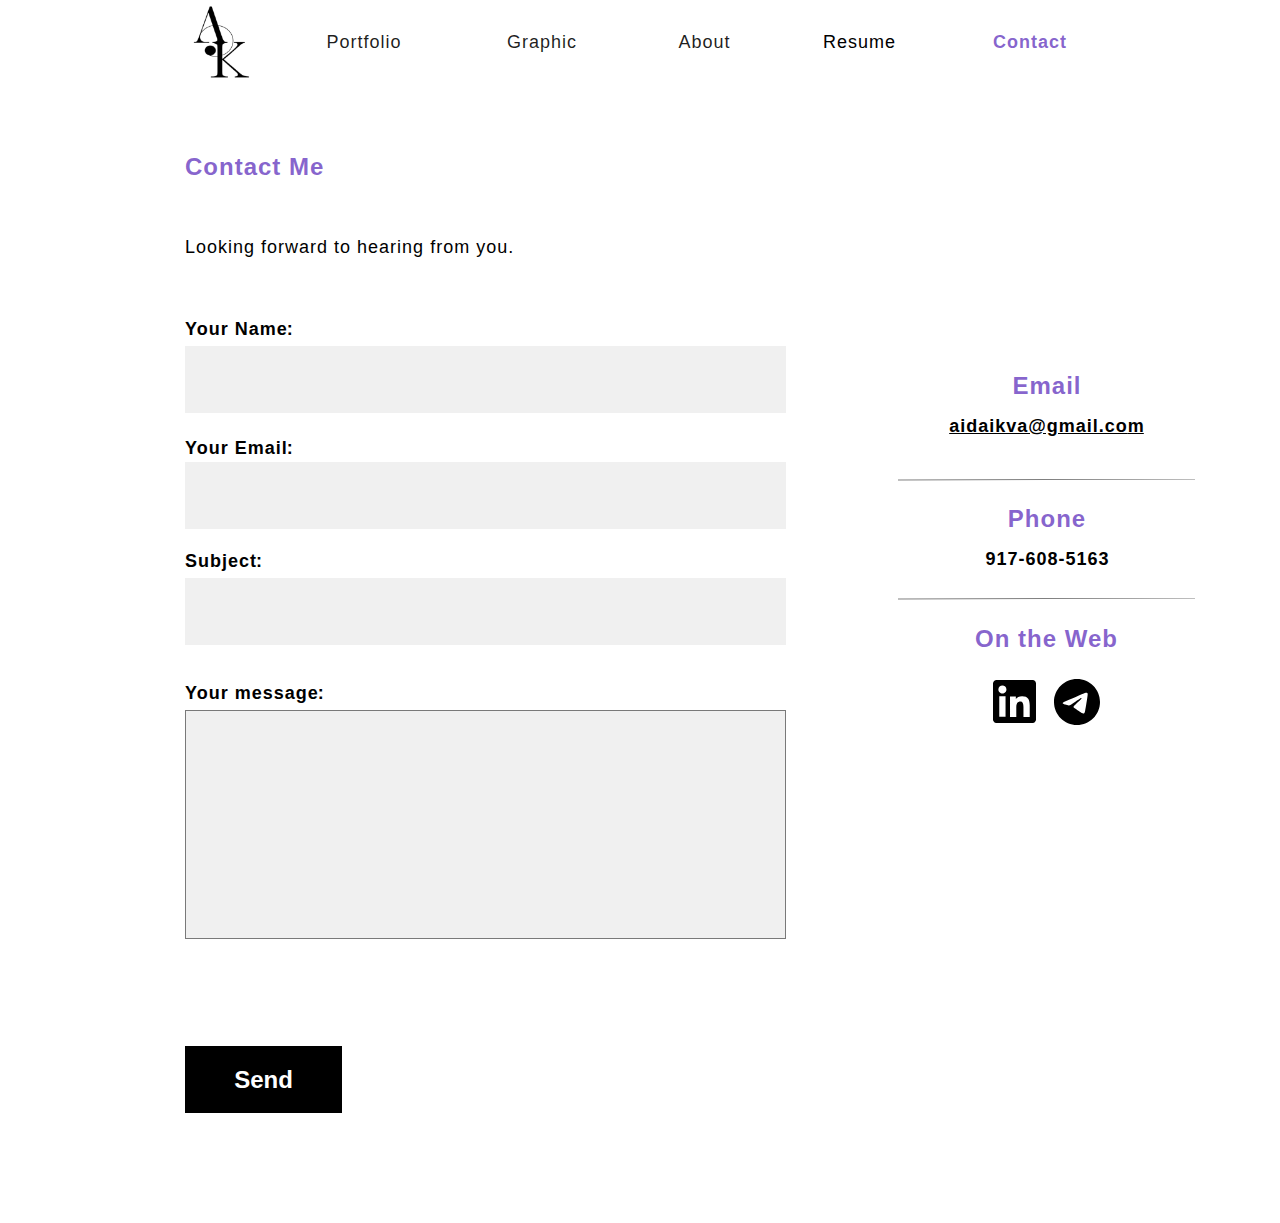
<file: contact.html>
﻿<!DOCTYPE html>
<html>
  <head>
    <title>Contact</title>
    <meta http-equiv="X-UA-Compatible" content="IE=edge"/>
    <meta http-equiv="content-type" content="text/html; charset=utf-8"/>
    <link href="resources/css/axure_rp_page.css" type="text/css" rel="stylesheet"/>
    <link href="data/styles.css" type="text/css" rel="stylesheet"/>
    <link href="files/contact/styles.css" type="text/css" rel="stylesheet"/>
    <link href="" type="text/css" rel="stylesheet"/>
    <script src="resources/scripts/jquery-3.2.1.min.js"></script>
    <script src="resources/scripts/axure/axQuery.js"></script>
    <script src="resources/scripts/axure/globals.js"></script>
    <script src="resources/scripts/axutils.js"></script>
    <script src="resources/scripts/axure/annotation.js"></script>
    <script src="resources/scripts/axure/axQuery.std.js"></script>
    <script src="resources/scripts/axure/doc.js"></script>
    <script src="resources/scripts/messagecenter.js"></script>
    <script src="resources/scripts/axure/events.js"></script>
    <script src="resources/scripts/axure/recording.js"></script>
    <script src="resources/scripts/axure/action.js"></script>
    <script src="resources/scripts/axure/expr.js"></script>
    <script src="resources/scripts/axure/geometry.js"></script>
    <script src="resources/scripts/axure/flyout.js"></script>
    <script src="resources/scripts/axure/model.js"></script>
    <script src="resources/scripts/axure/repeater.js"></script>
    <script src="resources/scripts/axure/sto.js"></script>
    <script src="resources/scripts/axure/utils.temp.js"></script>
    <script src="resources/scripts/axure/variables.js"></script>
    <script src="resources/scripts/axure/drag.js"></script>
    <script src="resources/scripts/axure/move.js"></script>
    <script src="resources/scripts/axure/visibility.js"></script>
    <script src="resources/scripts/axure/style.js"></script>
    <script src="resources/scripts/axure/adaptive.js"></script>
    <script src="resources/scripts/axure/tree.js"></script>
    <script src="resources/scripts/axure/init.temp.js"></script>
    <script src="resources/scripts/axure/legacy.js"></script>
    <script src="resources/scripts/axure/viewer.js"></script>
    <script src="resources/scripts/axure/math.js"></script>
    <script src="resources/scripts/axure/jquery.nicescroll.min.js"></script>
    <script src="data/document.js"></script>
    <script src="files/contact/data.js"></script>
    <script type="text/javascript">
      $axure.utils.getTransparentGifPath = function() { return 'resources/images/transparent.gif'; };
      $axure.utils.getOtherPath = function() { return 'resources/Other.html'; };
      $axure.utils.getReloadPath = function() { return 'resources/reload.html'; };
    </script>
  </head>
  <body>
    <div id="base" class="">

      <!-- Contact (Group) -->
      <div id="u775" class="ax_default" data-label="Contact" data-left="0" data-top="0" data-width="1920" data-height="1500">

        <!-- Contact BG (Rectangle) -->
        <div id="u776" class="ax_default shape" data-label="Contact BG">
          <div id="u776_div" class=""></div>
          <div id="u776_text" class="text " style="display:none; visibility: hidden">
            <p></p>
          </div>
        </div>

        <!-- Rectangle 18 (Rectangle) -->
        <div id="u777" class="ax_default shape" data-label="Rectangle 18">
          <div id="u777_div" class=""></div>
          <div id="u777_text" class="text " style="display:none; visibility: hidden">
            <p></p>
          </div>
        </div>

        <!-- Group 146 (Group) -->
        <div id="u778" class="ax_default" data-label="Group 146" data-left="294" data-top="234" data-width="1370" data-height="1147">

          <!-- Group 144 (Group) -->
          <div id="u779" class="ax_default" data-label="Group 144" data-left="294" data-top="234" data-width="722" data-height="1147">

            <!-- Unnamed (Rectangle) -->
            <div id="u780" class="ax_default shape">
              <div id="u780_div" class=""></div>
              <div id="u780_text" class="text ">
                <p><span style="letter-spacing:1px;">Contact Me</span><span> </span></p>
              </div>
            </div>

            <!-- Unnamed (Rectangle) -->
            <div id="u781" class="ax_default shape">
              <div id="u781_div" class=""></div>
              <div id="u781_text" class="text ">
                <p><span style="letter-spacing:1px;">Your Nam</span><span>e:</span></p>
              </div>
            </div>

            <!-- Unnamed (Rectangle) -->
            <div id="u782" class="ax_default shape">
              <div id="u782_div" class=""></div>
              <div id="u782_text" class="text ">
                <p><span style="letter-spacing:1px;">Looking forward to hearing from you</span><span>.</span></p>
              </div>
            </div>

            <!-- Unnamed (Rectangle) -->
            <div id="u783" class="ax_default shape">
              <div id="u783_div" class=""></div>
              <div id="u783_text" class="text ">
                <p><span style="letter-spacing:1px;">Your Emai</span><span>l:</span></p>
              </div>
            </div>

            <!-- Unnamed (Rectangle) -->
            <div id="u784" class="ax_default shape">
              <div id="u784_div" class=""></div>
              <div id="u784_text" class="text ">
                <p><span style="letter-spacing:1px;">Subjec</span><span>t:</span></p>
              </div>
            </div>

            <!-- Unnamed (Rectangle) -->
            <div id="u785" class="ax_default shape">
              <div id="u785_div" class=""></div>
              <div id="u785_text" class="text ">
                <p><span style="letter-spacing:1px;">Your messag</span><span>e:</span></p>
              </div>
            </div>

            <!-- Rectangle 67 (Rectangle) -->
            <div id="u786" class="ax_default shape ax_default_hidden" data-label="Rectangle 67" style="display:none; visibility: hidden">
              <div id="u786_div" class=""></div>
              <div id="u786_text" class="text ">
                <p><span>Thank You!</span></p>
              </div>
            </div>

            <!-- Rectangle 67 (Rectangle) -->
            <div id="u787" class="ax_default shape" data-label="Rectangle 67">
              <img id="u787_img" class="img " src="images/contact/rectangle_67_u787.svg"/>
              <div id="u787_text" class="text ">
                <p><span>Send</span></p>
              </div>
            </div>

            <!-- Name Field (Text Field) -->
            <div id="u788" class="ax_default text_field1" data-label="Name Field">
              <div id="u788_div" class=""></div>
              <input id="u788_input" type="text" value="" class="u788_input"/>
            </div>

            <!-- E-mail field (Text Field) -->
            <div id="u789" class="ax_default text_field1" data-label="E-mail field">
              <div id="u789_div" class=""></div>
              <input id="u789_input" type="text" value="" class="u789_input"/>
            </div>

            <!-- Subject (Text Field) -->
            <div id="u790" class="ax_default text_field1" data-label="Subject">
              <div id="u790_div" class=""></div>
              <input id="u790_input" type="text" value="" class="u790_input"/>
            </div>

            <!-- Message_Field (Text Area) -->
            <div id="u791" class="ax_default text_area" data-label="Message_Field">
              <div id="u791_div" class=""></div>
              <textarea id="u791_input" class="u791_input"></textarea>
            </div>
          </div>

          <!-- Group 145 (Group) -->
          <div id="u792" class="ax_default" data-label="Group 145" data-left="1359" data-top="356" data-width="305" data-height="418">

            <!-- Unnamed (Rectangle) -->
            <div id="u793" class="ax_default shape">
              <div id="u793_div" class=""></div>
              <div id="u793_text" class="text ">
                <p><span style="text-decoration:underline ;letter-spacing:1px;">aidaikva@gmail.co</span><span style="text-decoration:underline ;">m</span></p>
              </div>
            </div>

            <!-- Unnamed (Rectangle) -->
            <div id="u794" class="ax_default shape">
              <div id="u794_div" class=""></div>
              <div id="u794_text" class="text ">
                <p><span>Email</span></p>
              </div>
            </div>

            <!-- Unnamed (Rectangle) -->
            <div id="u795" class="ax_default shape">
              <div id="u795_div" class=""></div>
              <div id="u795_text" class="text ">
                <p><span>Phone</span></p>
              </div>
            </div>

            <!-- Unnamed (Rectangle) -->
            <div id="u796" class="ax_default shape">
              <div id="u796_div" class=""></div>
              <div id="u796_text" class="text ">
                <p><span>On the Web</span></p>
              </div>
            </div>

            <!-- Unnamed (Rectangle) -->
            <div id="u797" class="ax_default shape">
              <div id="u797_div" class=""></div>
              <div id="u797_text" class="text ">
                <p><span style="letter-spacing:1px;">917-608-516</span><span>3</span></p>
              </div>
            </div>

            <!-- Line 31 (Shape) -->
            <div id="u798" class="ax_default shape" data-label="Line 31">
              <img id="u798_img" class="img " src="images/contact/line_31_u798.svg"/>
              <div id="u798_text" class="text " style="display:none; visibility: hidden">
                <p></p>
              </div>
            </div>

            <!-- Line 32 (Shape) -->
            <div id="u799" class="ax_default shape" data-label="Line 32">
              <img id="u799_img" class="img " src="images/contact/line_31_u798.svg"/>
              <div id="u799_text" class="text " style="display:none; visibility: hidden">
                <p></p>
              </div>
            </div>
          </div>
        </div>

        <!-- Unnamed (Group) -->
        <div id="u800" class="ax_default" data-left="1472" data-top="786" data-width="107" data-height="46">

          <!-- Group (Group) -->
          <div id="u801" class="ax_default" data-label="Group" data-left="1472" data-top="787" data-width="43" data-height="43">

            <!-- Vector (Shape) -->
            <div id="u802" class="ax_default shape" data-label="Vector">
              <img id="u802_img" class="img " src="images/contact/vector_u802.svg"/>
              <div id="u802_text" class="text " style="display:none; visibility: hidden">
                <p></p>
              </div>
            </div>
          </div>

          <!-- Group (Group) -->
          <div id="u803" class="ax_default" data-label="Group" data-left="1533" data-top="786" data-width="46" data-height="46">

            <!-- Vector (Shape) -->
            <div id="u804" class="ax_default shape" data-label="Vector">
              <img id="u804_img" class="img " src="images/contact/vector_u804.svg"/>
              <div id="u804_text" class="text " style="display:none; visibility: hidden">
                <p></p>
              </div>
            </div>
          </div>
        </div>

        <!-- Group 104 (Group) -->
        <div id="u805" class="ax_default" data-label="Group 104" data-left="255" data-top="0" data-width="1410" data-height="132">

          <!-- AK-2 png 1 (Image) -->
          <div id="u806" class="ax_default image" data-label="AK-2 png 1">
            <img id="u806_img" class="img " src="images/portfolio/ak-2_png_1_u4.png"/>
            <div id="u806_text" class="text " style="display:none; visibility: hidden">
              <p></p>
            </div>
          </div>

          <!-- Unnamed (Rectangle) -->
          <div id="u807" class="ax_default shape">
            <div id="u807_div" class=""></div>
            <div id="u807_text" class="text ">
              <p><span style="letter-spacing:1px;">Portfoli</span><span>o</span></p>
            </div>
          </div>

          <!-- Unnamed (Rectangle) -->
          <div id="u808" class="ax_default shape">
            <div id="u808_div" class=""></div>
            <div id="u808_text" class="text ">
              <p><span style="letter-spacing:1px;">Resum</span><span>e</span></p>
            </div>
          </div>

          <!-- Unnamed (Rectangle) -->
          <div id="u809" class="ax_default shape">
            <div id="u809_div" class=""></div>
            <div id="u809_text" class="text ">
              <p><span style="letter-spacing:1px;">Abou</span><span>t</span></p>
            </div>
          </div>

          <!-- Unnamed (Rectangle) -->
          <div id="u810" class="ax_default shape">
            <div id="u810_div" class=""></div>
            <div id="u810_text" class="text ">
              <p><span style="letter-spacing:1px;">Graphi</span><span>c</span></p>
            </div>
          </div>

          <!-- Unnamed (Rectangle) -->
          <div id="u811" class="ax_default shape">
            <div id="u811_div" class=""></div>
            <div id="u811_text" class="text ">
              <p><span style="letter-spacing:1px;">Contac</span><span>t</span></p>
            </div>
          </div>
        </div>
      </div>

      <!-- Notification (Rectangle) -->
      <div id="u812" class="ax_default shape ax_default_hidden" data-label="Notification" style="display:none; visibility: hidden">
        <div id="u812_div" class=""></div>
        <div id="u812_text" class="text ">
          <p><span>&nbsp;Your message has been submitted</span></p>
        </div>
      </div>

      <!-- Unnamed (Group) -->
      <div id="u813" class="ax_default ax_default_unplaced" style="display:none; visibility: hidden" data-left="0" data-top="0" data-width="0" data-height="0">
      </div>
    </div>
    <script src="resources/scripts/axure/ios.js"></script>
  </body>
</html>
</file>
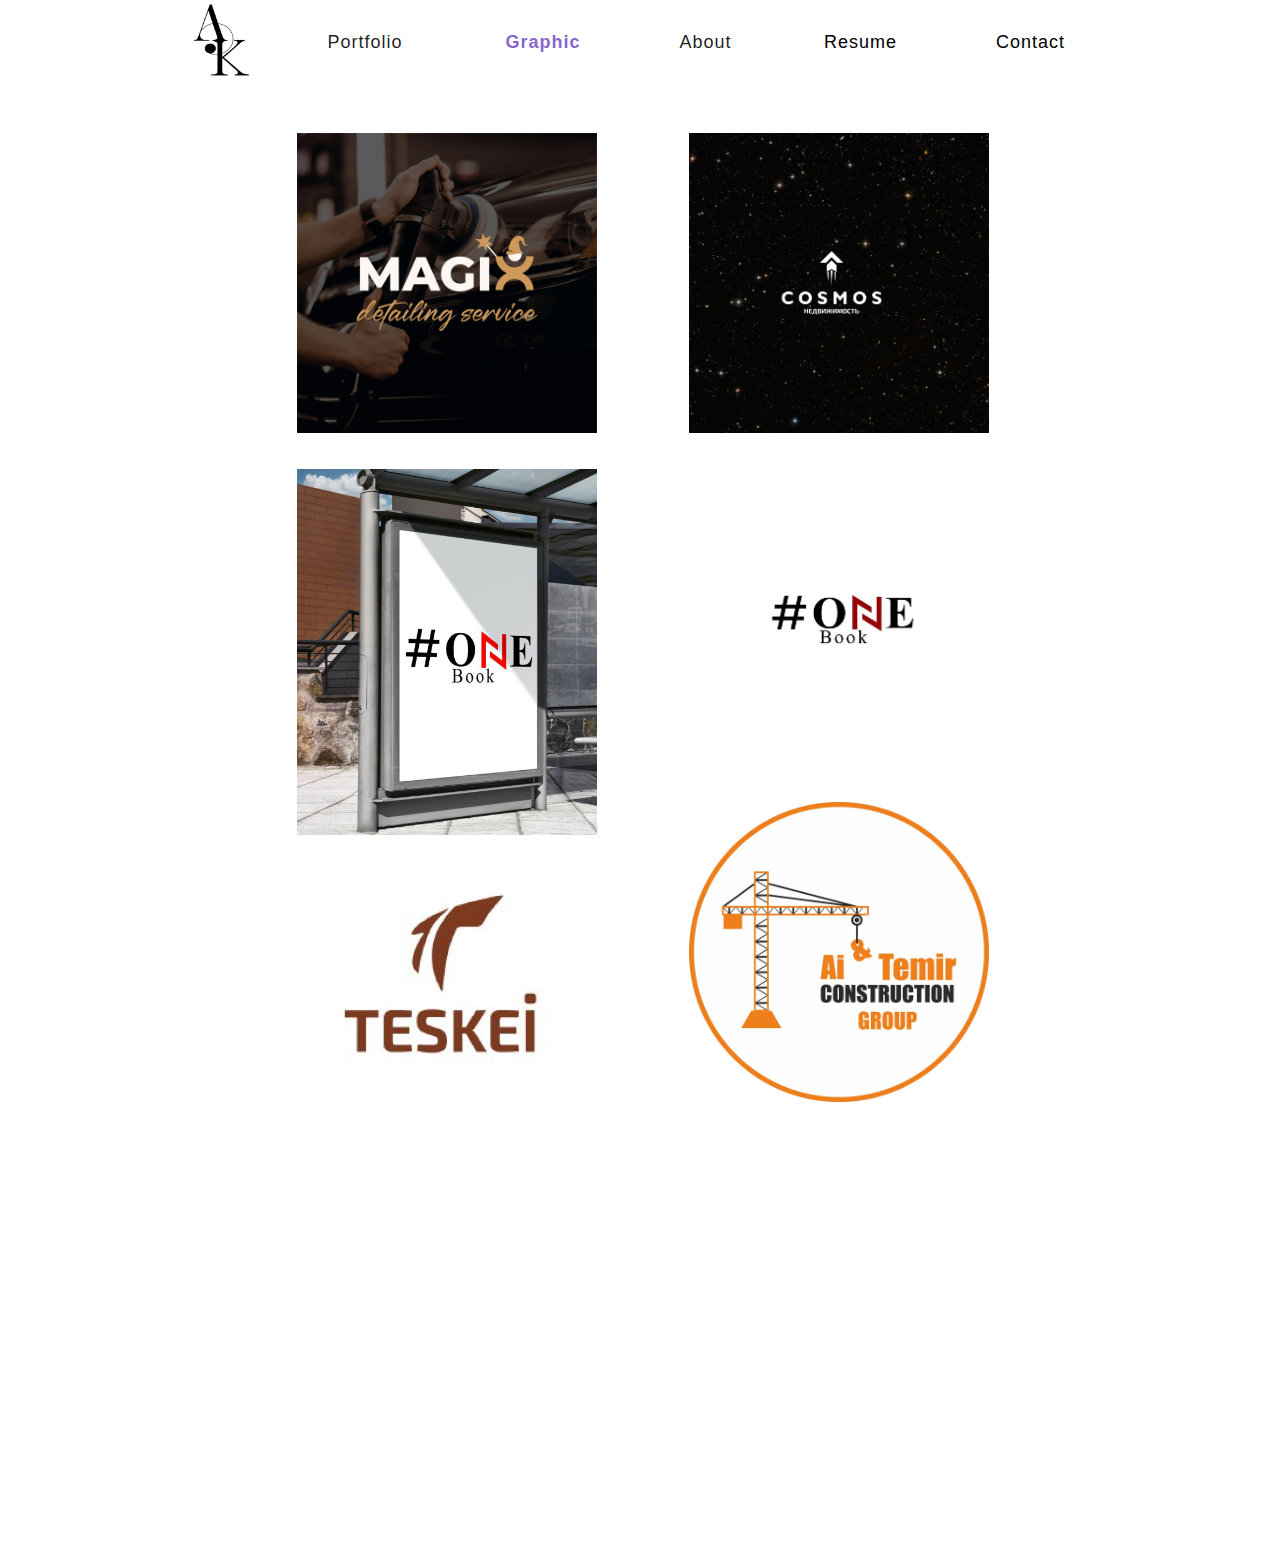
<file: graphic.html>
﻿<!DOCTYPE html>
<html>
  <head>
    <title>Graphic</title>
    <meta http-equiv="X-UA-Compatible" content="IE=edge"/>
    <meta http-equiv="content-type" content="text/html; charset=utf-8"/>
    <link href="resources/css/axure_rp_page.css" type="text/css" rel="stylesheet"/>
    <link href="data/styles.css" type="text/css" rel="stylesheet"/>
    <link href="files/graphic/styles.css" type="text/css" rel="stylesheet"/>
    <link href="" type="text/css" rel="stylesheet"/>
    <script src="resources/scripts/jquery-3.2.1.min.js"></script>
    <script src="resources/scripts/axure/axQuery.js"></script>
    <script src="resources/scripts/axure/globals.js"></script>
    <script src="resources/scripts/axutils.js"></script>
    <script src="resources/scripts/axure/annotation.js"></script>
    <script src="resources/scripts/axure/axQuery.std.js"></script>
    <script src="resources/scripts/axure/doc.js"></script>
    <script src="resources/scripts/messagecenter.js"></script>
    <script src="resources/scripts/axure/events.js"></script>
    <script src="resources/scripts/axure/recording.js"></script>
    <script src="resources/scripts/axure/action.js"></script>
    <script src="resources/scripts/axure/expr.js"></script>
    <script src="resources/scripts/axure/geometry.js"></script>
    <script src="resources/scripts/axure/flyout.js"></script>
    <script src="resources/scripts/axure/model.js"></script>
    <script src="resources/scripts/axure/repeater.js"></script>
    <script src="resources/scripts/axure/sto.js"></script>
    <script src="resources/scripts/axure/utils.temp.js"></script>
    <script src="resources/scripts/axure/variables.js"></script>
    <script src="resources/scripts/axure/drag.js"></script>
    <script src="resources/scripts/axure/move.js"></script>
    <script src="resources/scripts/axure/visibility.js"></script>
    <script src="resources/scripts/axure/style.js"></script>
    <script src="resources/scripts/axure/adaptive.js"></script>
    <script src="resources/scripts/axure/tree.js"></script>
    <script src="resources/scripts/axure/init.temp.js"></script>
    <script src="resources/scripts/axure/legacy.js"></script>
    <script src="resources/scripts/axure/viewer.js"></script>
    <script src="resources/scripts/axure/math.js"></script>
    <script src="resources/scripts/axure/jquery.nicescroll.min.js"></script>
    <script src="data/document.js"></script>
    <script src="files/graphic/data.js"></script>
    <script type="text/javascript">
      $axure.utils.getTransparentGifPath = function() { return 'resources/images/transparent.gif'; };
      $axure.utils.getOtherPath = function() { return 'resources/Other.html'; };
      $axure.utils.getReloadPath = function() { return 'resources/reload.html'; };
    </script>
  </head>
  <body>
    <div id="base" class="">

      <!-- Graphic (Group) -->
      <div id="u725" class="ax_default" data-label="Graphic" data-left="0" data-top="0" data-width="1920" data-height="2500">

        <!-- Graphic BG (Rectangle) -->
        <div id="u726" class="ax_default shape" data-label="Graphic BG">
          <div id="u726_div" class=""></div>
          <div id="u726_text" class="text " style="display:none; visibility: hidden">
            <p></p>
          </div>
        </div>

        <!-- Rectangle 18 (Rectangle) -->
        <div id="u727" class="ax_default shape" data-label="Rectangle 18">
          <div id="u727_div" class=""></div>
          <div id="u727_text" class="text " style="display:none; visibility: hidden">
            <p></p>
          </div>
        </div>

        <!-- Group 114 (Group) -->
        <div id="u728" class="ax_default" data-label="Group 114" data-left="0" data-top="0" data-width="0" data-height="0">
        </div>

        <!-- Group 154 (Group) -->
        <div id="u729" class="ax_default" data-label="Group 154" data-left="255" data-top="226" data-width="1409" data-height="2124">

          <!-- One Book (Rectangle) -->
          <div id="u730" class="ax_default box_1 ax_default_hidden" data-label="One Book" style="display:none; visibility: hidden">
            <div id="u730_div" class=""></div>
            <div id="u730_text" class="text ">
              <p><span>ONE BOOK<br>STORE</span></p>
            </div>
          </div>

          <!-- Magix (Rectangle) -->
          <div id="u731" class="ax_default box_1 ax_default_hidden" data-label="Magix" style="display:none; visibility: hidden">
            <div id="u731_div" class=""></div>
            <div id="u731_text" class="text ">
              <p><span>MAGIX DETAILING<br>SERVICE</span></p>
            </div>
          </div>

          <!-- Cosmos (Rectangle) -->
          <div id="u732" class="ax_default box_1 ax_default_hidden" data-label="Cosmos" style="display:none; visibility: hidden">
            <div id="u732_div" class=""></div>
            <div id="u732_text" class="text ">
              <p><span>COSMOS </span></p><p><span>REAL ESTATE</span></p>
            </div>
          </div>

          <!-- One Book2 (Rectangle) -->
          <div id="u733" class="ax_default box_1 ax_default_hidden" data-label="One Book2" style="display:none; visibility: hidden">
            <div id="u733_div" class=""></div>
            <div id="u733_text" class="text ">
              <p><span>ONE BOOK<br>STORE</span></p>
            </div>
          </div>

          <!-- Ai Temir (Rectangle) -->
          <div id="u734" class="ax_default box_1 ax_default_hidden" data-label="Ai Temir" style="display:none; visibility: hidden">
            <div id="u734_div" class=""></div>
            <div id="u734_text" class="text ">
              <p><span>AI &amp; TEMIR</span></p><p><span>CONSTRUCTION</span></p>
            </div>
          </div>

          <!-- Teskei (Rectangle) -->
          <div id="u735" class="ax_default box_1 ax_default_hidden" data-label="Teskei" style="display:none; visibility: hidden">
            <div id="u735_div" class=""></div>
            <div id="u735_text" class="text ">
              <p><span>TESKEI<br>CLOTHING STORE</span></p>
            </div>
          </div>

          <!-- image_2021-10-14_18-53-00 1 (Rectangle) -->
          <div id="u736" class="ax_default shape" data-label="image_2021-10-14_18-53-00 1">
            <div id="u736_div" class=""></div>
            <div id="u736_text" class="text " style="display:none; visibility: hidden">
              <p></p>
            </div>
          </div>

          <!-- image_2021-10-14_19-02-18 1 (Image) -->
          <div id="u737" class="ax_default image" data-label="image_2021-10-14_19-02-18 1">
            <img id="u737_img" class="img " src="images/graphic/image_2021-10-14_19-02-18_1_u737.png"/>
            <div id="u737_text" class="text " style="display:none; visibility: hidden">
              <p></p>
            </div>
          </div>

          <!-- image 77 (Image) -->
          <div id="u738" class="ax_default image" data-label="image 77">
            <img id="u738_img" class="img " src="images/graphic/image_77_u738.png"/>
            <div id="u738_text" class="text " style="display:none; visibility: hidden">
              <p></p>
            </div>
          </div>

          <!-- image 80 (Image) -->
          <div id="u739" class="ax_default image" data-label="image 80">
            <img id="u739_img" class="img " src="images/graphic/image_80_u739.png"/>
            <div id="u739_text" class="text " style="display:none; visibility: hidden">
              <p></p>
            </div>
          </div>

          <!-- IMG_7133 1 (Rectangle) -->
          <div id="u740" class="ax_default shape" data-label="IMG_7133 1">
            <div id="u740_div" class=""></div>
            <div id="u740_text" class="text " style="display:none; visibility: hidden">
              <p></p>
            </div>
          </div>

          <!-- image 82 (Image) -->
          <div id="u741" class="ax_default image" data-label="image 82">
            <img id="u741_img" class="img " src="images/graphic/image_82_u741.png"/>
            <div id="u741_text" class="text " style="display:none; visibility: hidden">
              <p></p>
            </div>
          </div>
        </div>

        <!-- Group 104 (Group) -->
        <div id="u742" class="ax_default" data-label="Group 104" data-left="255" data-top="0" data-width="1410" data-height="130">

          <!-- AK-2 png 1 (Image) -->
          <div id="u743" class="ax_default image" data-label="AK-2 png 1">
            <img id="u743_img" class="img " src="images/portfolio/ak-2_png_1_u4.png"/>
            <div id="u743_text" class="text " style="display:none; visibility: hidden">
              <p></p>
            </div>
          </div>

          <!-- Unnamed (Rectangle) -->
          <div id="u744" class="ax_default shape">
            <div id="u744_div" class=""></div>
            <div id="u744_text" class="text ">
              <p><span style="letter-spacing:1px;">Portfoli</span><span>o</span></p>
            </div>
          </div>

          <!-- Unnamed (Rectangle) -->
          <div id="u745" class="ax_default shape">
            <div id="u745_div" class=""></div>
            <div id="u745_text" class="text ">
              <p><span style="letter-spacing:1px;">Resum</span><span>e</span></p>
            </div>
          </div>

          <!-- Unnamed (Rectangle) -->
          <div id="u746" class="ax_default shape">
            <div id="u746_div" class=""></div>
            <div id="u746_text" class="text ">
              <p><span style="letter-spacing:1px;">Abou</span><span>t</span></p>
            </div>
          </div>

          <!-- Unnamed (Rectangle) -->
          <div id="u747" class="ax_default shape">
            <div id="u747_div" class=""></div>
            <div id="u747_text" class="text ">
              <p><span style="letter-spacing:1px;">Graphi</span><span>c</span></p>
            </div>
          </div>

          <!-- Unnamed (Rectangle) -->
          <div id="u748" class="ax_default shape">
            <div id="u748_div" class=""></div>
            <div id="u748_text" class="text ">
              <p><span style="letter-spacing:1px;">Contac</span><span>t</span></p>
            </div>
          </div>
        </div>
      </div>
    </div>
    <script src="resources/scripts/axure/ios.js"></script>
  </body>
</html>
</file>
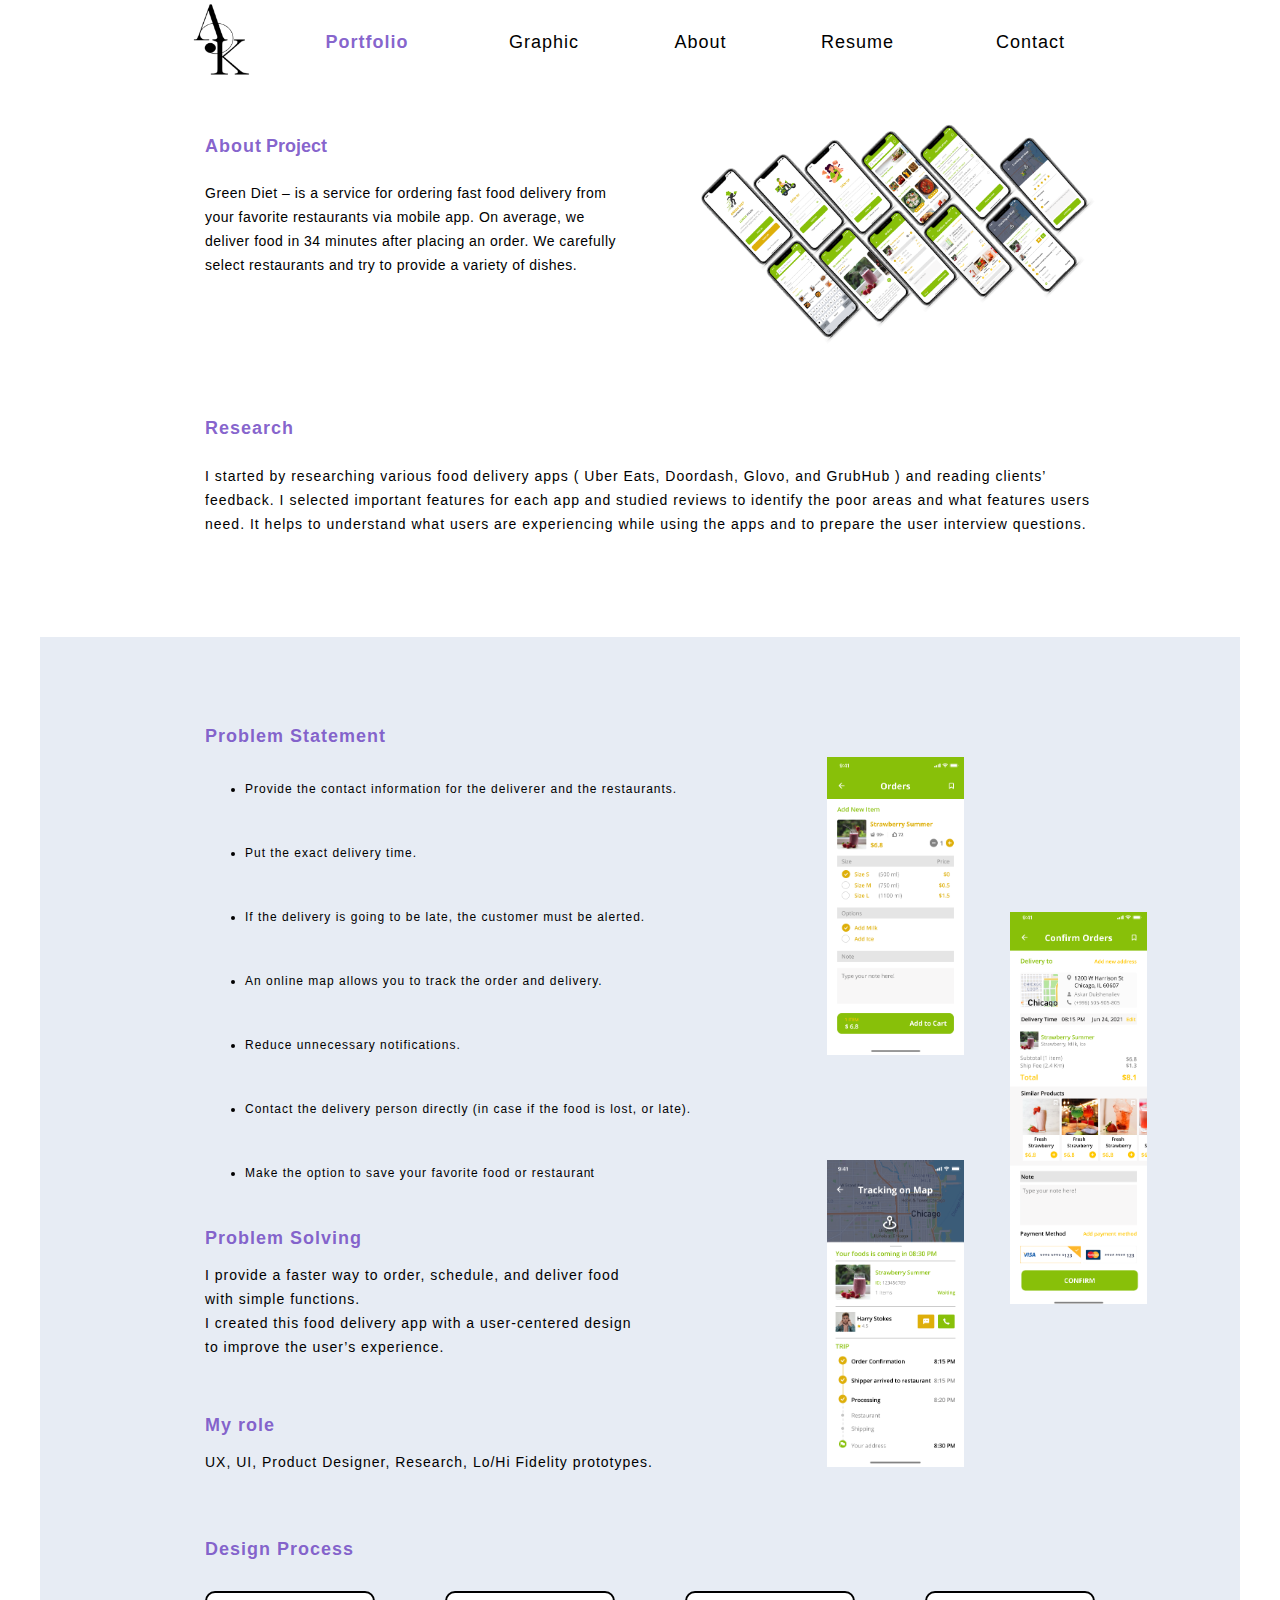
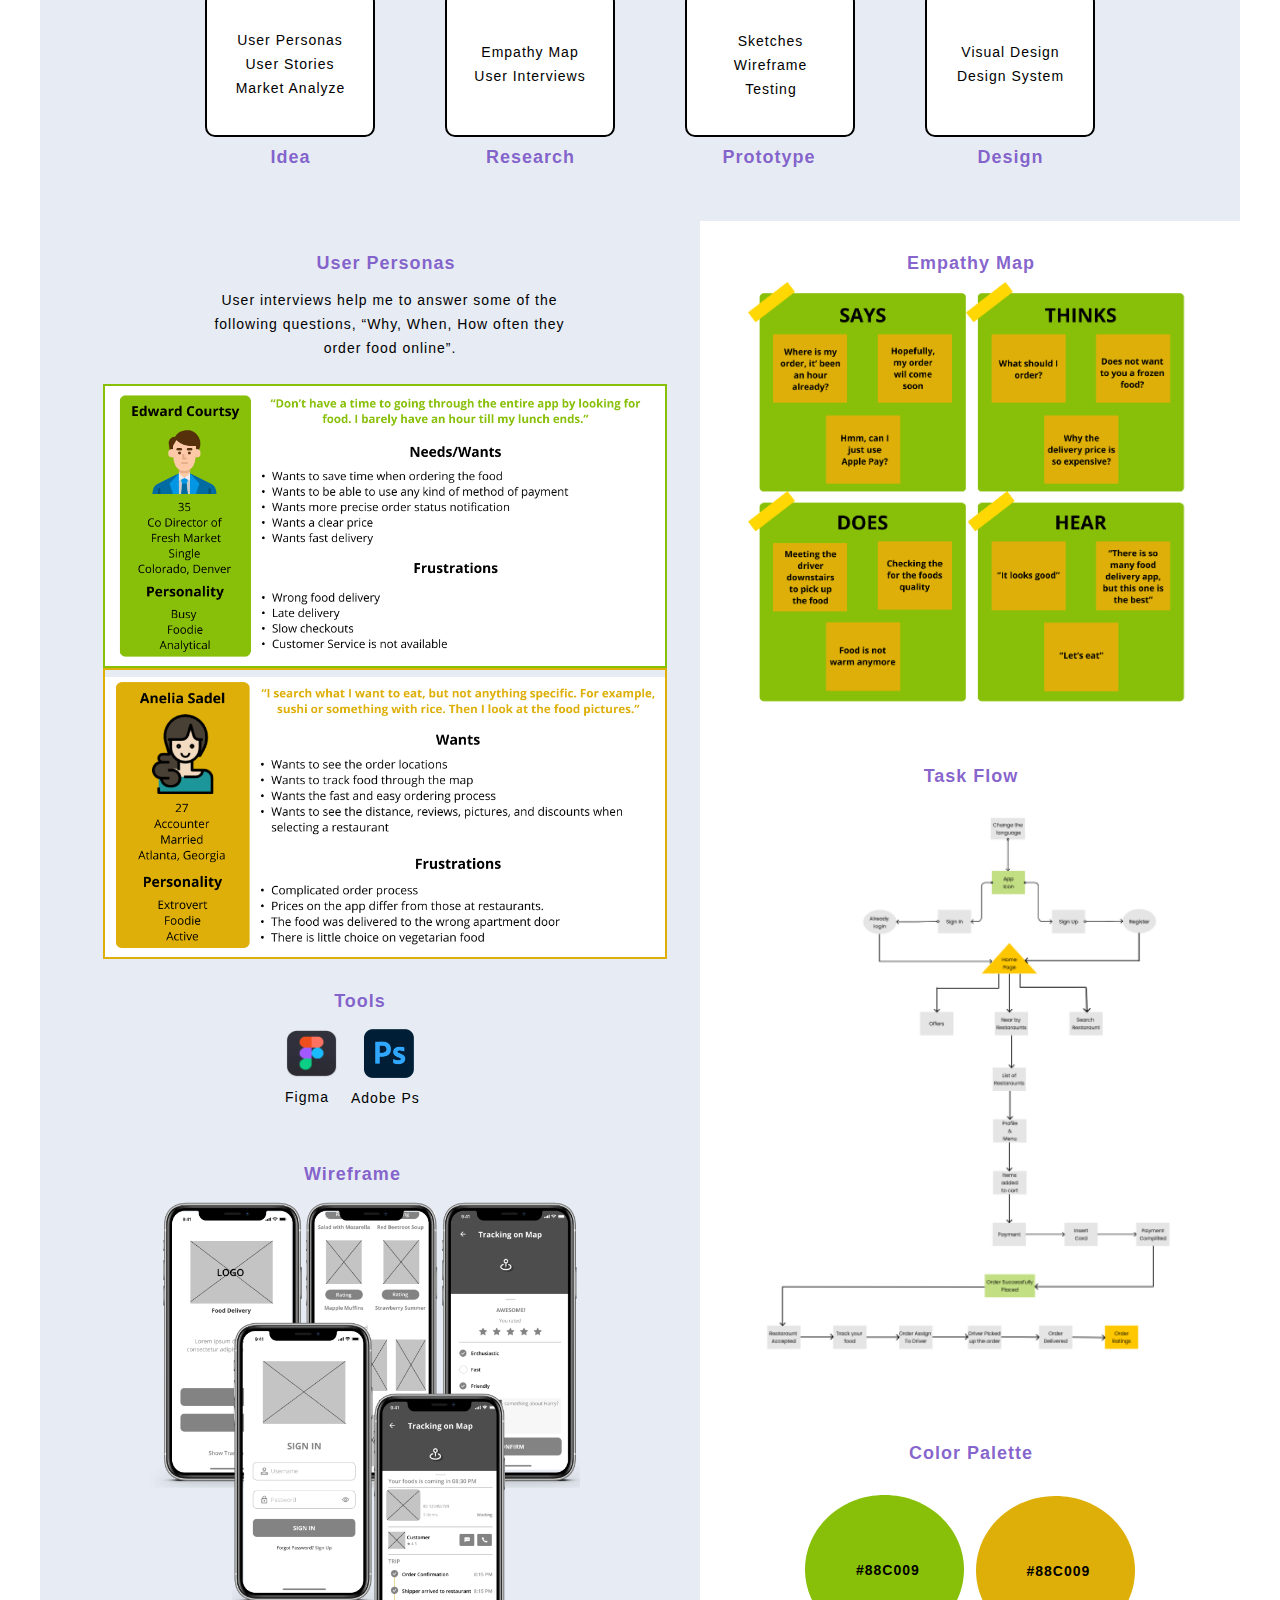
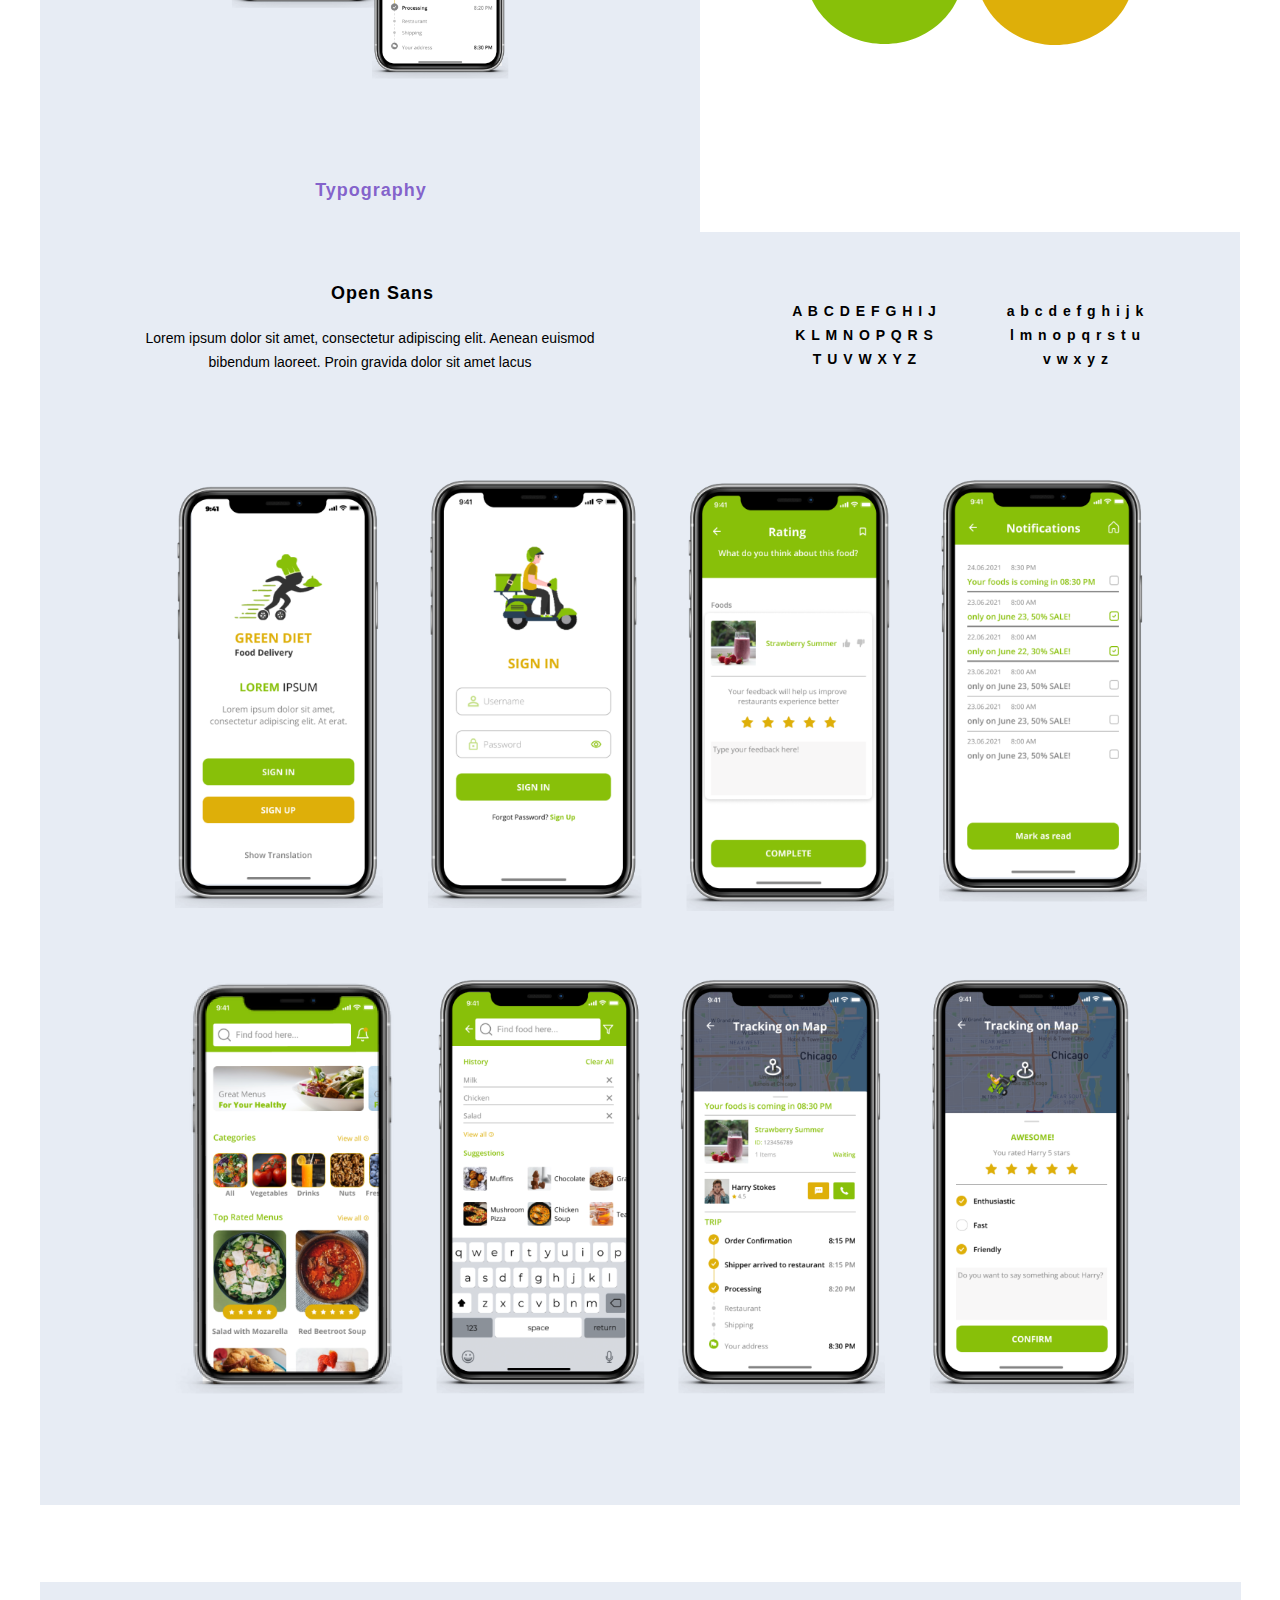
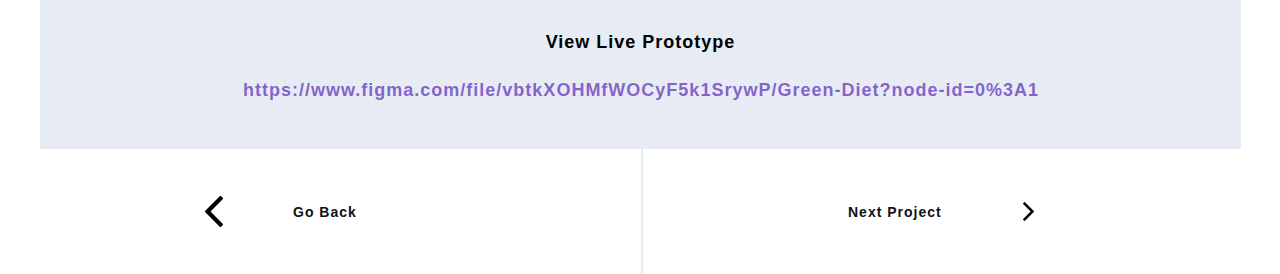
<file: green_diet.html>
﻿<!DOCTYPE html>
<html>
  <head>
    <title>Green Diet</title>
    <meta http-equiv="X-UA-Compatible" content="IE=edge"/>
    <meta http-equiv="content-type" content="text/html; charset=utf-8"/>
    <link href="resources/css/axure_rp_page.css" type="text/css" rel="stylesheet"/>
    <link href="data/styles.css" type="text/css" rel="stylesheet"/>
    <link href="files/green_diet/styles.css" type="text/css" rel="stylesheet"/>
    <link href="" type="text/css" rel="stylesheet"/>
    <script src="resources/scripts/jquery-3.2.1.min.js"></script>
    <script src="resources/scripts/axure/axQuery.js"></script>
    <script src="resources/scripts/axure/globals.js"></script>
    <script src="resources/scripts/axutils.js"></script>
    <script src="resources/scripts/axure/annotation.js"></script>
    <script src="resources/scripts/axure/axQuery.std.js"></script>
    <script src="resources/scripts/axure/doc.js"></script>
    <script src="resources/scripts/messagecenter.js"></script>
    <script src="resources/scripts/axure/events.js"></script>
    <script src="resources/scripts/axure/recording.js"></script>
    <script src="resources/scripts/axure/action.js"></script>
    <script src="resources/scripts/axure/expr.js"></script>
    <script src="resources/scripts/axure/geometry.js"></script>
    <script src="resources/scripts/axure/flyout.js"></script>
    <script src="resources/scripts/axure/model.js"></script>
    <script src="resources/scripts/axure/repeater.js"></script>
    <script src="resources/scripts/axure/sto.js"></script>
    <script src="resources/scripts/axure/utils.temp.js"></script>
    <script src="resources/scripts/axure/variables.js"></script>
    <script src="resources/scripts/axure/drag.js"></script>
    <script src="resources/scripts/axure/move.js"></script>
    <script src="resources/scripts/axure/visibility.js"></script>
    <script src="resources/scripts/axure/style.js"></script>
    <script src="resources/scripts/axure/adaptive.js"></script>
    <script src="resources/scripts/axure/tree.js"></script>
    <script src="resources/scripts/axure/init.temp.js"></script>
    <script src="resources/scripts/axure/legacy.js"></script>
    <script src="resources/scripts/axure/viewer.js"></script>
    <script src="resources/scripts/axure/math.js"></script>
    <script src="resources/scripts/axure/jquery.nicescroll.min.js"></script>
    <script src="data/document.js"></script>
    <script src="files/green_diet/data.js"></script>
    <script type="text/javascript">
      $axure.utils.getTransparentGifPath = function() { return 'resources/images/transparent.gif'; };
      $axure.utils.getOtherPath = function() { return 'resources/Other.html'; };
      $axure.utils.getReloadPath = function() { return 'resources/reload.html'; };
    </script>
  </head>
  <body>
    <div id="base" class="">

      <!-- Food Delivery (Group) -->
      <div id="u368" class="ax_default" data-label="Food Delivery" data-left="0" data-top="0" data-width="1921" data-height="7713">

        <!-- Food Delivery BG (Rectangle) -->
        <div id="u369" class="ax_default shape" data-label="Food Delivery BG">
          <div id="u369_div" class=""></div>
          <div id="u369_text" class="text " style="display:none; visibility: hidden">
            <p></p>
          </div>
        </div>

        <!-- Rectangle 46 (Rectangle) -->
        <div id="u370" class="ax_default shape ax_default_unplaced" data-label="Rectangle 46" style="display:none; visibility: hidden">
          <div id="u370_div" class=""></div>
          <div id="u370_text" class="text " style="display:none; visibility: hidden">
            <p></p>
          </div>
        </div>

        <!-- Unnamed (Group) -->
        <div id="u371" class="ax_default" data-left="1" data-top="7513" data-width="960" data-height="200">

          <!-- Background (Rectangle) -->
          <div id="u372" class="ax_default shape" data-label="Background">
            <div id="u372_div" class=""></div>
            <div id="u372_text" class="text " style="display:none; visibility: hidden">
              <p></p>
            </div>
          </div>

          <!-- Unnamed (Group) -->
          <div id="u373" class="ax_default" data-left="346" data-top="7588" data-width="271" data-height="50">

            <!-- Unnamed (Rectangle) -->
            <div id="u374" class="ax_default shape">
              <div id="u374_div" class=""></div>
              <div id="u374_text" class="text ">
                <p><span>Go Back</span></p>
              </div>
            </div>

            <!-- Unnamed (Shape) -->
            <div id="u375" class="ax_default icon">
              <img id="u375_img" class="img " src="images/airfare/u201.svg"/>
              <div id="u375_text" class="text " style="display:none; visibility: hidden">
                <p></p>
              </div>
            </div>
          </div>
        </div>

        <!-- Background (Rectangle) -->
        <div id="u376" class="ax_default shape" data-label="Background">
          <div id="u376_div" class=""></div>
          <div id="u376_text" class="text " style="display:none; visibility: hidden">
            <p></p>
          </div>
        </div>

        <!-- Rectangle 47 (Rectangle) -->
        <div id="u377" class="ax_default shape" data-label="Rectangle 47">
          <div id="u377_div" class=""></div>
          <div id="u377_text" class="text " style="display:none; visibility: hidden">
            <p></p>
          </div>
        </div>

        <!-- Unnamed (Rectangle) -->
        <div id="u378" class="ax_default shape">
          <div id="u378_div" class=""></div>
          <div id="u378_text" class="text ">
            <p><span style="letter-spacing:1px;">Problem Statemen</span><span>t</span></p>
          </div>
        </div>

        <!-- Unnamed (Rectangle) -->
        <div id="u379" class="ax_default shape">
          <div id="u379_div" class=""></div>
          <div id="u379_text" class="text ">
            <p><span style="letter-spacing:1px;">&nbsp;Tool</span><span>s</span></p>
          </div>
        </div>

        <!-- Group 62 (Group) -->
        <div id="u380" class="ax_default" data-label="Group 62" data-left="1301" data-top="4434" data-width="281" data-height="183">

          <!-- Unnamed (Rectangle) -->
          <div id="u381" class="ax_default shape">
            <div id="u381_div" class=""></div>
            <div id="u381_text" class="text ">
              <p><span style="letter-spacing:1px;">Figm</span><span>a</span></p>
            </div>
          </div>

          <!-- Unnamed (Rectangle) -->
          <div id="u382" class="ax_default shape">
            <div id="u382_div" class=""></div>
            <div id="u382_text" class="text ">
              <p style="font-size:25px;"><span style="letter-spacing:1px;">Adobe</span><span style="font-size:20px;letter-spacing:1px;"> </span><span style="letter-spacing:1px;">P</span><span>s</span></p>
            </div>
          </div>

          <!-- image 11 (Image) -->
          <div id="u383" class="ax_default image" data-label="image 11">
            <img id="u383_img" class="img " src="images/airfare/image_11_u211.png"/>
            <div id="u383_text" class="text " style="display:none; visibility: hidden">
              <p></p>
            </div>
          </div>
        </div>

        <!-- Group 63 (Group) -->
        <div id="u384" class="ax_default" data-label="Group 63" data-left="165" data-top="185" data-width="1606" data-height="810">

          <!-- Unnamed (Rectangle) -->
          <div id="u385" class="ax_default shape">
            <div id="u385_div" class=""></div>
            <div id="u385_text" class="text ">
              <p><span style="letter-spacing:1px;">Abou</span><span>t Project</span></p>
            </div>
          </div>

          <!-- Unnamed (Rectangle) -->
          <div id="u386" class="ax_default shape">
            <div id="u386_div" class=""></div>
            <div id="u386_text" class="text ">
              <p><span style="letter-spacing:0.5px;">Green Diet – is a service for ordering fast food delivery from your favorite restaurants via mobile app. On average, we deliver food in 34 minutes after placing an order. We carefully select restaurants and try to provide a variety of dishes</span><span>.</span></p>
            </div>
          </div>

          <!-- Unnamed (Rectangle) -->
          <div id="u387" class="ax_default shape">
            <div id="u387_div" class=""></div>
            <div id="u387_text" class="text ">
              <p><span style="letter-spacing:1px;">Researc</span><span>h</span></p>
            </div>
          </div>

          <!-- Group 27 (Group) -->
          <div id="u388" class="ax_default" data-label="Group 27" data-left="1133" data-top="185" data-width="638" data-height="365">

            <!-- Unnamed (Image) -->
            <div id="u389" class="ax_default image">
              <img id="u389_img" class="img " src="images/green_diet/u389.png"/>
              <div id="u389_text" class="text " style="display:none; visibility: hidden">
                <p></p>
              </div>
            </div>
          </div>

          <!-- Unnamed (Rectangle) -->
          <div id="u390" class="ax_default shape">
            <div id="u390_div" class=""></div>
            <div id="u390_text" class="text ">
              <p><span style="letter-spacing:1px;">I started by researching various food delivery apps ( Uber Eats, Doordash, Glovo, and GrubHub ) and reading clients’ feedback. I selected important features for each app and studied reviews to identify the poor areas and what features users need. It helps to understand what users are experiencing while using the apps and to prepare the user interview questions</span><span>.</span></p>
            </div>
          </div>
        </div>

        <!-- Unnamed (Rectangle) -->
        <div id="u391" class="ax_default shape">
          <div id="u391_div" class=""></div>
          <div id="u391_text" class="text ">
            <ul><li style=""><span style="letter-spacing:1px;">Provide the contact information for the deliverer and the restaurants.</span></li><li style=""><span style="letter-spacing:1px;">Put the exact delivery time.</span></li><li style=""><span style="letter-spacing:1px;">If the delivery is going to be late, the customer must be alerted.</span></li><li style=""><span style="letter-spacing:1px;">An online map allows you to track the order and delivery.</span></li><li style=""><span style="letter-spacing:1px;">Reduce unnecessary notifications.</span></li><li style=""><span style="letter-spacing:1px;">Contact the delivery person directly (in case if the food is lost, or late).</span></li><li style=""><span style="letter-spacing:1px;">Make the option to save your favorite food or restaura</span><span>nt</span></li></ul>
          </div>
        </div>

        <!-- Unnamed (Rectangle) -->
        <div id="u392" class="ax_default shape">
          <div id="u392_div" class=""></div>
          <div id="u392_text" class="text ">
            <p><span style="letter-spacing:1px;">Problem Solvin</span><span>g</span></p>
          </div>
        </div>

        <!-- Unnamed (Rectangle) -->
        <div id="u393" class="ax_default shape">
          <div id="u393_div" class=""></div>
          <div id="u393_text" class="text ">
            <p><span style="letter-spacing:1px;">I provide a faster way to order, schedule, and deliver food with simple functions. </span></p><p><span style="letter-spacing:1px;">I created this food delivery app with a user-centered design to improve the user’s experience.<br></span><span><br></span></p>
          </div>
        </div>

        <!-- Group 64 (Group) -->
        <div id="u394" class="ax_default" data-label="Group 64" data-left="1252" data-top="1734" data-width="519" data-height="418">

          <!-- 8 2 (Rectangle) -->
          <div id="u395" class="ax_default shape" data-label="8 2">
            <div id="u395_div" class=""></div>
            <div id="u395_text" class="text " style="display:none; visibility: hidden">
              <p></p>
            </div>
          </div>

          <!-- 10 3 (Rectangle) -->
          <div id="u396" class="ax_default shape" data-label="10 3">
            <div id="u396_div" class=""></div>
            <div id="u396_text" class="text " style="display:none; visibility: hidden">
              <p></p>
            </div>
          </div>

          <!-- 9 3 (Rectangle) -->
          <div id="u397" class="ax_default shape" data-label="9 3">
            <div id="u397_div" class=""></div>
            <div id="u397_text" class="text " style="display:none; visibility: hidden">
              <p></p>
            </div>
          </div>
        </div>

        <!-- Unnamed (Rectangle) -->
        <div id="u398" class="ax_default shape">
          <div id="u398_div" class=""></div>
          <div id="u398_text" class="text ">
            <p><span style="letter-spacing:1px;">My rol</span><span>e</span></p>
          </div>
        </div>

        <!-- Unnamed (Rectangle) -->
        <div id="u399" class="ax_default shape">
          <div id="u399_div" class=""></div>
          <div id="u399_text" class="text ">
            <p><span style="letter-spacing:1px;">UX, UI, Product Designer, Research, Lo/Hi Fidelity prototypes</span><span>.</span></p>
          </div>
        </div>

        <!-- Unnamed (Rectangle) -->
        <div id="u400" class="ax_default shape">
          <div id="u400_div" class=""></div>
          <div id="u400_text" class="text ">
            <p><span style="letter-spacing:1px;">Design Process</span><span> </span></p>
          </div>
        </div>

        <!-- Group 29 (Group) -->
        <div id="u401" class="ax_default" data-label="Group 29" data-left="160" data-top="2432" data-width="1604" data-height="350">

          <!-- Unnamed (Rectangle) -->
          <div id="u402" class="ax_default shape">
            <div id="u402_div" class=""></div>
            <div id="u402_text" class="text ">
              <p><span style="letter-spacing:1px;">Ide</span><span>a</span></p>
            </div>
          </div>

          <!-- Unnamed (Rectangle) -->
          <div id="u403" class="ax_default shape">
            <div id="u403_div" class=""></div>
            <div id="u403_text" class="text ">
              <p><span style="letter-spacing:1px;">Researc</span><span>h</span></p>
            </div>
          </div>

          <!-- Unnamed (Rectangle) -->
          <div id="u404" class="ax_default shape">
            <div id="u404_div" class=""></div>
            <div id="u404_text" class="text ">
              <p><span style="letter-spacing:1px;">Prototyp</span><span>e</span></p>
            </div>
          </div>

          <!-- Unnamed (Rectangle) -->
          <div id="u405" class="ax_default shape">
            <div id="u405_div" class=""></div>
            <div id="u405_text" class="text ">
              <p><span style="letter-spacing:1px;">Desig</span><span>n</span></p>
            </div>
          </div>

          <!-- Group 28 (Group) -->
          <div id="u406" class="ax_default" data-label="Group 28" data-left="160" data-top="2432" data-width="1604" data-height="247">

            <!-- Rectangle 42 (Rectangle) -->
            <div id="u407" class="ax_default shape" data-label="Rectangle 42">
              <div id="u407_div" class=""></div>
              <div id="u407_text" class="text " style="display:none; visibility: hidden">
                <p></p>
              </div>
            </div>

            <!-- Unnamed (Rectangle) -->
            <div id="u408" class="ax_default shape">
              <div id="u408_div" class=""></div>
              <div id="u408_text" class="text ">
                <p><span style="letter-spacing:1px;">User Personas</span></p><p><span style="letter-spacing:1px;">User Stories</span></p><p><span style="letter-spacing:1px;">Market Analyz</span><span>e</span></p>
              </div>
            </div>

            <!-- Rectangle 44 (Rectangle) -->
            <div id="u409" class="ax_default shape" data-label="Rectangle 44">
              <div id="u409_div" class=""></div>
              <div id="u409_text" class="text " style="display:none; visibility: hidden">
                <p></p>
              </div>
            </div>

            <!-- Unnamed (Rectangle) -->
            <div id="u410" class="ax_default shape">
              <div id="u410_div" class=""></div>
              <div id="u410_text" class="text ">
                <p><span style="letter-spacing:1px;">Sketches</span></p><p><span style="letter-spacing:1px;">Wireframe</span></p><p><span style="letter-spacing:1px;">Testin</span><span>g</span></p>
              </div>
            </div>

            <!-- Rectangle 45 (Rectangle) -->
            <div id="u411" class="ax_default shape" data-label="Rectangle 45">
              <div id="u411_div" class=""></div>
              <div id="u411_text" class="text " style="display:none; visibility: hidden">
                <p></p>
              </div>
            </div>

            <!-- Unnamed (Rectangle) -->
            <div id="u412" class="ax_default shape">
              <div id="u412_div" class=""></div>
              <div id="u412_text" class="text ">
                <p><span>Visual Design</span></p><p><span>Design System</span></p>
              </div>
            </div>

            <!-- Rectangle 43 (Rectangle) -->
            <div id="u413" class="ax_default shape" data-label="Rectangle 43">
              <div id="u413_div" class=""></div>
              <div id="u413_text" class="text " style="display:none; visibility: hidden">
                <p></p>
              </div>
            </div>

            <!-- Unnamed (Rectangle) -->
            <div id="u414" class="ax_default shape">
              <div id="u414_div" class=""></div>
              <div id="u414_text" class="text ">
                <p><span>Empathy Map</span></p><p><span>User Interviews</span></p>
              </div>
            </div>
          </div>
        </div>

        <!-- Group 66 (Group) -->
        <div id="u415" class="ax_default" data-label="Group 66" data-left="244" data-top="3606" data-width="1356" data-height="643">

          <!-- Unnamed (Rectangle) -->
          <div id="u416" class="ax_default shape">
            <div id="u416_div" class=""></div>
            <div id="u416_text" class="text ">
              <p><span style="letter-spacing:1px;">Empathy Ma</span><span>p</span></p>
            </div>
          </div>

          <!-- Empathy Map 1 (Rectangle) -->
          <div id="u417" class="ax_default shape" data-label="Empathy Map 1">
            <div id="u417_div" class=""></div>
            <div id="u417_text" class="text " style="display:none; visibility: hidden">
              <p></p>
            </div>
          </div>

          <!-- Unnamed (Rectangle) -->
          <div id="u418" class="ax_default shape">
            <div id="u418_div" class=""></div>
            <div id="u418_text" class="text ">
              <p><span style="letter-spacing:1px;">Task Flo</span><span>w</span></p>
            </div>
          </div>

          <!-- Flow chart 2 (Image) -->
          <div id="u419" class="ax_default image" data-label="Flow chart 2">
            <img id="u419_img" class="img " src="images/green_diet/flow_chart_2_u419.png"/>
            <div id="u419_text" class="text " style="display:none; visibility: hidden">
              <p></p>
            </div>
          </div>
        </div>

        <!-- Unnamed (Rectangle) -->
        <div id="u420" class="ax_default shape">
          <div id="u420_div" class=""></div>
          <div id="u420_text" class="text ">
            <p><span style="letter-spacing:1px;">Wirefram</span><span>e</span></p>
          </div>
        </div>

        <!-- Unnamed (Rectangle) -->
        <div id="u421" class="ax_default shape">
          <div id="u421_div" class=""></div>
          <div id="u421_text" class="text ">
            <p><span style="letter-spacing:1px;">Color Palett</span><span>e</span></p>
          </div>
        </div>

        <!-- Unnamed (Rectangle) -->
        <div id="u422" class="ax_default shape">
          <div id="u422_div" class=""></div>
          <div id="u422_text" class="text ">
            <p><span style="letter-spacing:1px;">Typograph</span><span>y</span></p>
          </div>
        </div>

        <!-- Unnamed (Group) -->
        <div id="u423" class="ax_default" data-left="1078" data-top="4843" data-width="713" data-height="324">

          <!-- Ellipse 3 (Shape) -->
          <div id="u424" class="ax_default shape" data-label="Ellipse 3">
            <img id="u424_img" class="img " src="images/green_diet/ellipse_3_u424.svg"/>
            <div id="u424_text" class="text " style="display:none; visibility: hidden">
              <p></p>
            </div>
          </div>

          <!-- Unnamed (Rectangle) -->
          <div id="u425" class="ax_default shape">
            <div id="u425_div" class=""></div>
            <div id="u425_text" class="text ">
              <p><span style="letter-spacing:1px;">&nbsp;#88C00</span><span>9</span></p>
            </div>
          </div>

          <!-- Ellipse 3 (Shape) -->
          <div id="u426" class="ax_default shape" data-label="Ellipse 3">
            <img id="u426_img" class="img " src="images/green_diet/ellipse_3_u426.svg"/>
            <div id="u426_text" class="text " style="display:none; visibility: hidden">
              <p></p>
            </div>
          </div>

          <!-- Unnamed (Rectangle) -->
          <div id="u427" class="ax_default shape">
            <div id="u427_div" class=""></div>
            <div id="u427_text" class="text ">
              <p><span style="letter-spacing:1px;">&nbsp;#88C00</span><span>9</span></p>
            </div>
          </div>
        </div>

        <!-- Group 134 (Group) -->
        <div id="u428" class="ax_default" data-label="Group 134" data-left="288" data-top="5488" data-width="1345" data-height="316">

          <!-- Unnamed (Group) -->
          <div id="u429" class="ax_default" data-left="288" data-top="5488" data-width="1345" data-height="316">

            <!-- Rectangle 26 (Rectangle) -->
            <div id="u430" class="ax_default shape ax_default_unplaced" data-label="Rectangle 26" style="display:none; visibility: hidden">
              <div id="u430_div" class=""></div>
              <div id="u430_text" class="text " style="display:none; visibility: hidden">
                <p></p>
              </div>
            </div>

            <!-- Rectangle 26 (Rectangle) -->
            <div id="u431" class="ax_default shape" data-label="Rectangle 26">
              <div id="u431_div" class=""></div>
              <div id="u431_text" class="text " style="display:none; visibility: hidden">
                <p></p>
              </div>
            </div>

            <!-- Unnamed (Rectangle) -->
            <div id="u432" class="ax_default shape">
              <div id="u432_div" class=""></div>
              <div id="u432_text" class="text ">
                <p><span style="letter-spacing:1px;">A B C D E F G H I J</span></p><p><span style="letter-spacing:1px;">K L M N O P Q R S</span></p><p><span style="letter-spacing:1px;">T U V W X Y </span><span>Z</span></p>
              </div>
            </div>

            <!-- Unnamed (Rectangle) -->
            <div id="u433" class="ax_default shape">
              <div id="u433_div" class=""></div>
              <div id="u433_text" class="text ">
                <p><span style="letter-spacing:1px;">a b c d e f g h i j k </span></p><p><span style="letter-spacing:1px;">l m n o p q r s t u</span></p><p><span style="letter-spacing:1px;">v w x y </span><span>z</span></p>
              </div>
            </div>

            <!-- Unnamed (Rectangle) -->
            <div id="u434" class="ax_default shape">
              <div id="u434_div" class=""></div>
              <div id="u434_text" class="text ">
                <p><span>Lorem ipsum dolor sit amet, consectetur adipiscing elit. Aenean euismod bibendum laoreet. Proin gravida dolor sit amet lacus </span></p>
              </div>
            </div>

            <!-- Unnamed (Rectangle) -->
            <div id="u435" class="ax_default shape">
              <div id="u435_div" class=""></div>
              <div id="u435_text" class="text ">
                <p><span style="letter-spacing:1px;">Open San</span><span>s</span></p>
              </div>
            </div>
          </div>
        </div>

        <!-- Rectangle 46 (Rectangle) -->
        <div id="u436" class="ax_default shape" data-label="Rectangle 46">
          <div id="u436_div" class=""></div>
          <div id="u436_text" class="text " style="display:none; visibility: hidden">
            <p></p>
          </div>
        </div>

        <!-- Unnamed (Rectangle) -->
        <div id="u437" class="ax_default shape">
          <div id="u437_div" class=""></div>
          <div id="u437_text" class="text ">
            <p><span style="font-size:24px;letter-spacing:1px;color:#000000;">View Live Prototype</span></p><p><span style="font-size:24px;letter-spacing:1px;color:#000000;"><br></span></p><p><span style="font-size:24px;letter-spacing:1px;color:rgba(118, 80, 198, 0.8784313725490196);">https://www.figma.com/file/vbtkXOHMfWOCyF5k1SrywP/Green-Diet?node-id=0%3A</span><span style="font-size:24px;color:rgba(118, 80, 198, 0.8784313725490196);">1</span></p>
          </div>
        </div>

        <!-- Unnamed (Rectangle) -->
        <div id="u438" class="ax_default shape">
          <div id="u438_div" class=""></div>
          <div id="u438_text" class="text ">
            <p><span style="letter-spacing:1px;">User Persona</span><span>s</span></p>
          </div>
        </div>

        <!-- Unnamed (Rectangle) -->
        <div id="u439" class="ax_default shape">
          <div id="u439_div" class=""></div>
          <div id="u439_text" class="text ">
            <p><span style="letter-spacing:1px;">User interviews help me to answer some of the following questions, “Why, When, How often they order food online”</span><span>.</span></p>
          </div>
        </div>

        <!-- Group 65 (Group) -->
        <div id="u440" class="ax_default" data-label="Group 65" data-left="166" data-top="3147" data-width="1587" data-height="351">

          <!-- Persona 1 (1) 1 (Rectangle) -->
          <div id="u441" class="ax_default shape" data-label="Persona 1 (1) 1">
            <div id="u441_div" class=""></div>
            <div id="u441_text" class="text " style="display:none; visibility: hidden">
              <p></p>
            </div>
          </div>

          <!-- Persona 1 (1) 2 (Rectangle) -->
          <div id="u442" class="ax_default shape" data-label="Persona 1 (1) 2">
            <div id="u442_div" class=""></div>
            <div id="u442_text" class="text " style="display:none; visibility: hidden">
              <p></p>
            </div>
          </div>

          <!-- Unnamed (Rectangle) -->
          <div id="u443" class="ax_default box_1 ax_default_unplaced" style="display:none; visibility: hidden">
            <div id="u443_div" class=""></div>
            <div id="u443_text" class="text " style="display:none; visibility: hidden">
              <p></p>
            </div>
          </div>

          <!-- Unnamed (Rectangle) -->
          <div id="u444" class="ax_default box_1 ax_default_unplaced" style="display:none; visibility: hidden">
            <div id="u444_div" class=""></div>
            <div id="u444_text" class="text " style="display:none; visibility: hidden">
              <p></p>
            </div>
          </div>
        </div>

        <!-- Rectangle 48 (Rectangle) -->
        <div id="u445" class="ax_default shape" data-label="Rectangle 48">
          <div id="u445_div" class=""></div>
          <div id="u445_text" class="text " style="display:none; visibility: hidden">
            <p></p>
          </div>
        </div>

        <!-- Group 104 (Group) -->
        <div id="u446" class="ax_default" data-label="Group 104" data-left="255" data-top="2" data-width="1409" data-height="132">

          <!-- AK-2 png 1 (Image) -->
          <div id="u447" class="ax_default image" data-label="AK-2 png 1">
            <img id="u447_img" class="img " src="images/portfolio/ak-2_png_1_u4.png"/>
            <div id="u447_text" class="text " style="display:none; visibility: hidden">
              <p></p>
            </div>
          </div>

          <!-- Unnamed (Rectangle) -->
          <div id="u448" class="ax_default shape">
            <div id="u448_div" class=""></div>
            <div id="u448_text" class="text ">
              <p><span style="letter-spacing:1px;">Portfoli</span><span>o</span></p>
            </div>
          </div>

          <!-- Unnamed (Rectangle) -->
          <div id="u449" class="ax_default shape">
            <div id="u449_div" class=""></div>
            <div id="u449_text" class="text ">
              <p><span style="letter-spacing:1px;">Resum</span><span>e</span></p>
            </div>
          </div>

          <!-- Unnamed (Rectangle) -->
          <div id="u450" class="ax_default shape">
            <div id="u450_div" class=""></div>
            <div id="u450_text" class="text ">
              <p><span style="letter-spacing:1px;">Abou</span><span>t</span></p>
            </div>
          </div>

          <!-- Unnamed (Rectangle) -->
          <div id="u451" class="ax_default shape">
            <div id="u451_div" class=""></div>
            <div id="u451_text" class="text ">
              <p><span style="letter-spacing:1px;">Graphi</span><span>c</span></p>
            </div>
          </div>

          <!-- Unnamed (Rectangle) -->
          <div id="u452" class="ax_default shape">
            <div id="u452_div" class=""></div>
            <div id="u452_text" class="text ">
              <p><span style="letter-spacing:1px;">Contac</span><span>t</span></p>
            </div>
          </div>
        </div>

        <!-- Unnamed (Image) -->
        <div id="u453" class="ax_default image">
          <img id="u453_img" class="img " src="images/green_diet/u453.png"/>
          <div id="u453_text" class="text " style="display:none; visibility: hidden">
            <p></p>
          </div>
        </div>

        <!-- Group 51 (Group) -->
        <div id="u454" class="ax_default" data-label="Group 51" data-left="301" data-top="6623" data-width="1324" data-height="583">

          <!-- Unnamed (Image) -->
          <div id="u455" class="ax_default image">
            <img id="u455_img" class="img " src="images/green_diet/u455.png"/>
            <div id="u455_text" class="text " style="display:none; visibility: hidden">
              <p></p>
            </div>
          </div>
        </div>

        <!-- divider (Rectangle) -->
        <div id="u456" class="ax_default shape" data-label="divider">
          <div id="u456_div" class=""></div>
          <div id="u456_text" class="text " style="display:none; visibility: hidden">
            <p></p>
          </div>
        </div>

        <!-- Unnamed (Image) -->
        <div id="u457" class="ax_default image">
          <img id="u457_img" class="img " src="images/green_diet/u457.png"/>
          <div id="u457_text" class="text " style="display:none; visibility: hidden">
            <p></p>
          </div>
        </div>

        <!-- Group 104 (Group) -->
        <div id="u458" class="ax_default ax_default_unplaced" data-label="Group 104" style="display:none; visibility: hidden" data-left="0" data-top="0" data-width="0" data-height="0">

          <!-- AK-2 png 1 (Image) -->
          <div id="u459" class="ax_default image ax_default_unplaced" data-label="AK-2 png 1" style="display:none; visibility: hidden">
            <img id="u459_img" class="img " src="resources/images/transparent.gif"/>
            <div id="u459_text" class="text " style="display:none; visibility: hidden">
              <p></p>
            </div>
          </div>

          <!-- Unnamed (Rectangle) -->
          <div id="u460" class="ax_default shape ax_default_unplaced" style="display:none; visibility: hidden">
            <div id="u460_div" class=""></div>
            <div id="u460_text" class="text ">
              <p><span style="letter-spacing:1px;">Portfoli</span><span>o</span></p>
            </div>
          </div>

          <!-- Unnamed (Rectangle) -->
          <div id="u461" class="ax_default shape ax_default_unplaced" style="display:none; visibility: hidden">
            <div id="u461_div" class=""></div>
            <div id="u461_text" class="text ">
              <p><span style="letter-spacing:1px;">Resum</span><span>e</span></p>
            </div>
          </div>

          <!-- Unnamed (Rectangle) -->
          <div id="u462" class="ax_default shape ax_default_unplaced" style="display:none; visibility: hidden">
            <div id="u462_div" class=""></div>
            <div id="u462_text" class="text ">
              <p><span style="letter-spacing:1px;">Abou</span><span>t</span></p>
            </div>
          </div>

          <!-- Unnamed (Rectangle) -->
          <div id="u463" class="ax_default shape ax_default_unplaced" style="display:none; visibility: hidden">
            <div id="u463_div" class=""></div>
            <div id="u463_text" class="text ">
              <p><span style="letter-spacing:1px;">Graphi</span><span>c</span></p>
            </div>
          </div>

          <!-- Unnamed (Rectangle) -->
          <div id="u464" class="ax_default shape ax_default_unplaced" style="display:none; visibility: hidden">
            <div id="u464_div" class=""></div>
            <div id="u464_text" class="text ">
              <p><span style="letter-spacing:1px;">Contac</span><span>t</span></p>
            </div>
          </div>
        </div>

        <!-- image 47 (Image) -->
        <div id="u465" class="ax_default image" data-label="image 47">
          <img id="u465_img" class="img " src="images/green_diet/image_47_u465.png"/>
          <div id="u465_text" class="text " style="display:none; visibility: hidden">
            <p></p>
          </div>
        </div>

        <!-- Unnamed (Group) -->
        <div id="u466" class="ax_default ax_default_unplaced" style="display:none; visibility: hidden" data-left="0" data-top="0" data-width="0" data-height="0">

          <!-- Background (Rectangle) -->
          <div id="u467" class="ax_default shape ax_default_unplaced" data-label="Background" style="display:none; visibility: hidden">
            <div id="u467_div" class=""></div>
            <div id="u467_text" class="text " style="display:none; visibility: hidden">
              <p></p>
            </div>
          </div>

          <!-- Unnamed (Group) -->
          <div id="u468" class="ax_default ax_default_unplaced" style="display:none; visibility: hidden" data-left="0" data-top="0" data-width="0" data-height="0">

            <!-- Unnamed (Shape) -->
            <div id="u469" class="ax_default icon ax_default_unplaced" style="display:none; visibility: hidden">
              <img id="u469_img" class="img " src="resources/images/transparent.gif"/>
              <div id="u469_text" class="text " style="display:none; visibility: hidden">
                <p></p>
              </div>
            </div>

            <!-- Unnamed (Rectangle) -->
            <div id="u470" class="ax_default shape ax_default_unplaced" style="display:none; visibility: hidden">
              <div id="u470_div" class=""></div>
              <div id="u470_text" class="text ">
                <p><span style="font-family:&quot;Poppins Bold&quot;, &quot;Poppins&quot;, sans-serif;">Next Project </span></p>
              </div>
            </div>
          </div>
        </div>

        <!-- Unnamed (Group) -->
        <div id="u471" class="ax_default ax_default_unplaced" style="display:none; visibility: hidden" data-left="0" data-top="0" data-width="0" data-height="0">

          <!-- Background (Rectangle) -->
          <div id="u472" class="ax_default shape ax_default_unplaced" data-label="Background" style="display:none; visibility: hidden">
            <div id="u472_div" class=""></div>
            <div id="u472_text" class="text " style="display:none; visibility: hidden">
              <p></p>
            </div>
          </div>

          <!-- Unnamed (Group) -->
          <div id="u473" class="ax_default ax_default_unplaced" style="display:none; visibility: hidden" data-left="0" data-top="0" data-width="0" data-height="0">

            <!-- Unnamed (Rectangle) -->
            <div id="u474" class="ax_default shape ax_default_unplaced" style="display:none; visibility: hidden">
              <div id="u474_div" class=""></div>
              <div id="u474_text" class="text ">
                <p><span>Go Back</span></p>
              </div>
            </div>

            <!-- Unnamed (Shape) -->
            <div id="u475" class="ax_default icon ax_default_unplaced" style="display:none; visibility: hidden">
              <img id="u475_img" class="img " src="resources/images/transparent.gif"/>
              <div id="u475_text" class="text " style="display:none; visibility: hidden">
                <p></p>
              </div>
            </div>
          </div>
        </div>

        <!-- Unnamed (Group) -->
        <div id="u476" class="ax_default" data-left="1304" data-top="7588" data-width="274" data-height="50">

          <!-- Unnamed (Shape) -->
          <div id="u477" class="ax_default icon">
            <img id="u477_img" class="img " src="images/airfare/u203.svg"/>
            <div id="u477_text" class="text " style="display:none; visibility: hidden">
              <p></p>
            </div>
          </div>

          <!-- Unnamed (Rectangle) -->
          <div id="u478" class="ax_default shape">
            <div id="u478_div" class=""></div>
            <div id="u478_text" class="text ">
              <p><span style="font-family:&quot;Poppins Bold&quot;, &quot;Poppins&quot;, sans-serif;">Next Project</span><span style="font-family:&quot;Inter Semi Bold&quot;, &quot;Inter Regular&quot;, &quot;Inter&quot;, sans-serif;font-weight:600;font-style:normal;"> </span></p>
            </div>
          </div>
        </div>

        <!-- Group 104 (Group) -->
        <div id="u479" class="ax_default ax_default_unplaced" data-label="Group 104" style="display:none; visibility: hidden" data-left="0" data-top="0" data-width="0" data-height="0">

          <!-- AK-2 png 1 (Image) -->
          <div id="u480" class="ax_default image ax_default_unplaced" data-label="AK-2 png 1" style="display:none; visibility: hidden">
            <img id="u480_img" class="img " src="resources/images/transparent.gif"/>
            <div id="u480_text" class="text " style="display:none; visibility: hidden">
              <p></p>
            </div>
          </div>

          <!-- Unnamed (Rectangle) -->
          <div id="u481" class="ax_default shape ax_default_unplaced" style="display:none; visibility: hidden">
            <div id="u481_div" class=""></div>
            <div id="u481_text" class="text ">
              <p><span style="letter-spacing:1px;">Portfoli</span><span>o</span></p>
            </div>
          </div>

          <!-- Unnamed (Rectangle) -->
          <div id="u482" class="ax_default shape ax_default_unplaced" style="display:none; visibility: hidden">
            <div id="u482_div" class=""></div>
            <div id="u482_text" class="text ">
              <p><span style="letter-spacing:1px;">Resum</span><span>e</span></p>
            </div>
          </div>

          <!-- Unnamed (Rectangle) -->
          <div id="u483" class="ax_default shape ax_default_unplaced" style="display:none; visibility: hidden">
            <div id="u483_div" class=""></div>
            <div id="u483_text" class="text ">
              <p><span style="letter-spacing:1px;">Abou</span><span>t</span></p>
            </div>
          </div>

          <!-- Unnamed (Rectangle) -->
          <div id="u484" class="ax_default shape ax_default_unplaced" style="display:none; visibility: hidden">
            <div id="u484_div" class=""></div>
            <div id="u484_text" class="text ">
              <p><span style="letter-spacing:1px;">Graphi</span><span>c</span></p>
            </div>
          </div>

          <!-- Unnamed (Rectangle) -->
          <div id="u485" class="ax_default shape ax_default_unplaced" style="display:none; visibility: hidden">
            <div id="u485_div" class=""></div>
            <div id="u485_text" class="text ">
              <p><span style="letter-spacing:1px;">Contac</span><span>t</span></p>
            </div>
          </div>
        </div>

        <!-- Unnamed (Rectangle) -->
        <div id="u486" class="ax_default shape ax_default_unplaced" style="display:none; visibility: hidden">
          <div id="u486_div" class=""></div>
          <div id="u486_text" class="text ">
            <p><span style="letter-spacing:1px;">Typograph</span><span>y</span></p>
          </div>
        </div>
      </div>
    </div>
    <script src="resources/scripts/axure/ios.js"></script>
  </body>
</html>
</file>
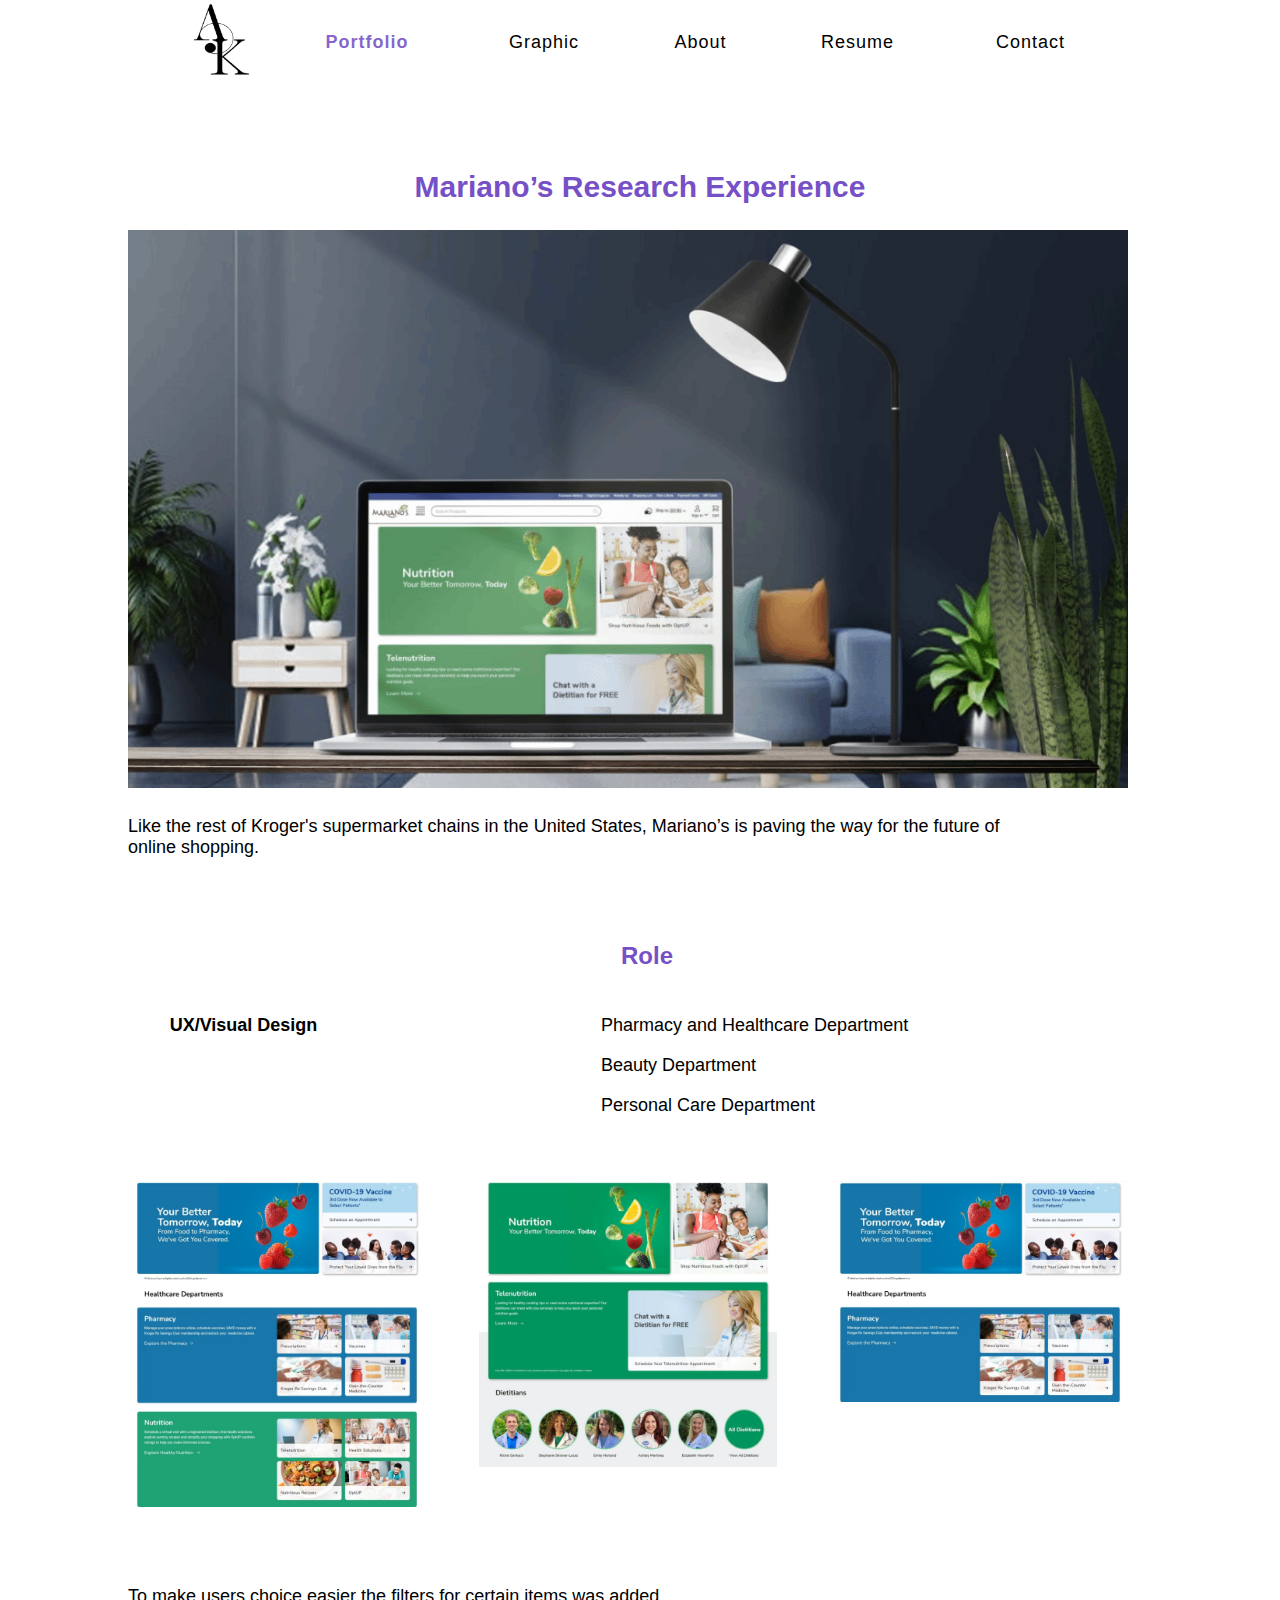
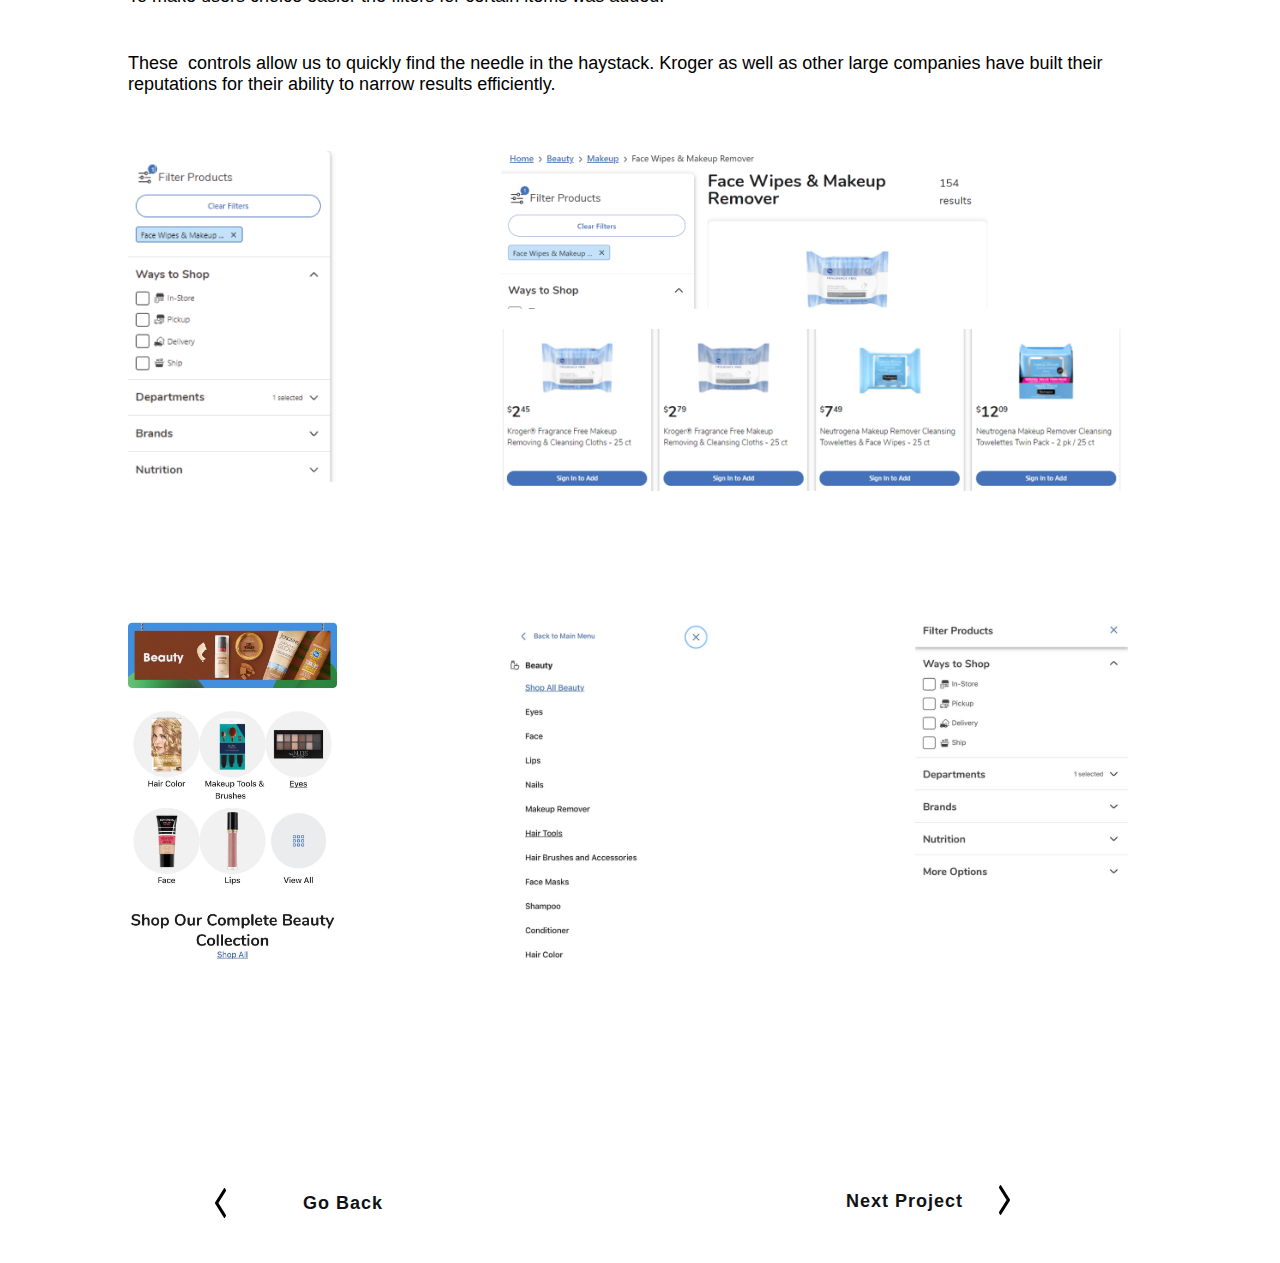
<file: marianos.html>
﻿<!DOCTYPE html>
<html>
  <head>
    <title>Marianos</title>
    <meta http-equiv="X-UA-Compatible" content="IE=edge"/>
    <meta http-equiv="content-type" content="text/html; charset=utf-8"/>
    <link href="resources/css/axure_rp_page.css" type="text/css" rel="stylesheet"/>
    <link href="data/styles.css" type="text/css" rel="stylesheet"/>
    <link href="files/marianos/styles.css" type="text/css" rel="stylesheet"/>
    <link href="" type="text/css" rel="stylesheet"/>
    <script src="resources/scripts/jquery-3.2.1.min.js"></script>
    <script src="resources/scripts/axure/axQuery.js"></script>
    <script src="resources/scripts/axure/globals.js"></script>
    <script src="resources/scripts/axutils.js"></script>
    <script src="resources/scripts/axure/annotation.js"></script>
    <script src="resources/scripts/axure/axQuery.std.js"></script>
    <script src="resources/scripts/axure/doc.js"></script>
    <script src="resources/scripts/messagecenter.js"></script>
    <script src="resources/scripts/axure/events.js"></script>
    <script src="resources/scripts/axure/recording.js"></script>
    <script src="resources/scripts/axure/action.js"></script>
    <script src="resources/scripts/axure/expr.js"></script>
    <script src="resources/scripts/axure/geometry.js"></script>
    <script src="resources/scripts/axure/flyout.js"></script>
    <script src="resources/scripts/axure/model.js"></script>
    <script src="resources/scripts/axure/repeater.js"></script>
    <script src="resources/scripts/axure/sto.js"></script>
    <script src="resources/scripts/axure/utils.temp.js"></script>
    <script src="resources/scripts/axure/variables.js"></script>
    <script src="resources/scripts/axure/drag.js"></script>
    <script src="resources/scripts/axure/move.js"></script>
    <script src="resources/scripts/axure/visibility.js"></script>
    <script src="resources/scripts/axure/style.js"></script>
    <script src="resources/scripts/axure/adaptive.js"></script>
    <script src="resources/scripts/axure/tree.js"></script>
    <script src="resources/scripts/axure/init.temp.js"></script>
    <script src="resources/scripts/axure/legacy.js"></script>
    <script src="resources/scripts/axure/viewer.js"></script>
    <script src="resources/scripts/axure/math.js"></script>
    <script src="resources/scripts/axure/jquery.nicescroll.min.js"></script>
    <script src="data/document.js"></script>
    <script src="files/marianos/data.js"></script>
    <script type="text/javascript">
      $axure.utils.getTransparentGifPath = function() { return 'resources/images/transparent.gif'; };
      $axure.utils.getOtherPath = function() { return 'resources/Other.html'; };
      $axure.utils.getReloadPath = function() { return 'resources/reload.html'; };
    </script>
  </head>
  <body>
    <div id="base" class="">

      <!-- Kroger (Group) -->
      <div id="u660" class="ax_default" data-label="Kroger" data-left="0" data-top="0" data-width="0" data-height="0">
      </div>

      <!-- Kroger (Group) -->
      <div id="u661" class="ax_default" data-label="Kroger" data-left="0" data-top="0" data-width="1920" data-height="3576">

        <!-- Kroger BG (Rectangle) -->
        <div id="u662" class="ax_default shape" data-label="Kroger BG">
          <div id="u662_div" class=""></div>
          <div id="u662_text" class="text " style="display:none; visibility: hidden">
            <p></p>
          </div>
        </div>

        <!-- Rectangle 18 (Rectangle) -->
        <div id="u663" class="ax_default shape" data-label="Rectangle 18">
          <div id="u663_div" class=""></div>
          <div id="u663_text" class="text " style="display:none; visibility: hidden">
            <p></p>
          </div>
        </div>

        <!-- Unnamed (Rectangle) -->
        <div id="u664" class="ax_default shape">
          <div id="u664_div" class=""></div>
          <div id="u664_text" class="text ">
            <p><span>Mariano’s Research Experience </span></p>
          </div>
        </div>

        <!-- Unnamed (Rectangle) -->
        <div id="u665" class="ax_default shape">
          <div id="u665_div" class=""></div>
          <div id="u665_text" class="text ">
            <p><span>Role</span></p>
          </div>
        </div>

        <!-- beb5e258-45e6-48fc-bacd-e201e84fd077 (1) 1 (Image) -->
        <div id="u666" class="ax_default image" data-label="beb5e258-45e6-48fc-bacd-e201e84fd077 (1) 1">
          <img id="u666_img" class="img " src="images/marianos/beb5e258-45e6-48fc-bacd-e201e84fd077__1__1_u666.png"/>
          <div id="u666_text" class="text " style="display:none; visibility: hidden">
            <p></p>
          </div>
        </div>

        <!-- Group 121 (Group) -->
        <div id="u667" class="ax_default" data-label="Group 121" data-left="318" data-top="1493" data-width="1285" data-height="419">

          <!-- 134baad7-fa3f-43f4-a391-147908f14856 1 (Image) -->
          <div id="u668" class="ax_default image" data-label="134baad7-fa3f-43f4-a391-147908f14856 1">
            <img id="u668_img" class="img " src="images/marianos/134baad7-fa3f-43f4-a391-147908f14856_1_u668.png"/>
            <div id="u668_text" class="text " style="display:none; visibility: hidden">
              <p></p>
            </div>
          </div>

          <!-- e4d2faed-5f73-4f91-972e-58b17b8f9d7d 1 (Image) -->
          <div id="u669" class="ax_default image" data-label="e4d2faed-5f73-4f91-972e-58b17b8f9d7d 1">
            <img id="u669_img" class="img " src="images/marianos/e4d2faed-5f73-4f91-972e-58b17b8f9d7d_1_u669.png"/>
            <div id="u669_text" class="text " style="display:none; visibility: hidden">
              <p></p>
            </div>
          </div>

          <!-- d1c88a01-00ef-49b4-bbc9-86ec93a53963 1 (Image) -->
          <div id="u670" class="ax_default image" data-label="d1c88a01-00ef-49b4-bbc9-86ec93a53963 1">
            <img id="u670_img" class="img " src="images/marianos/d1c88a01-00ef-49b4-bbc9-86ec93a53963_1_u670.png"/>
            <div id="u670_text" class="text " style="display:none; visibility: hidden">
              <p></p>
            </div>
          </div>
        </div>

        <!-- Group 122 (Group) -->
        <div id="u671" class="ax_default" data-label="Group 122" data-left="318" data-top="2272" data-width="1166" data-height="396">

          <!-- FireShot Capture 044 - Face Wipes & Makeup Remover in Beauty Department - Mariano’s_ - www.marianos 1 (Image) -->
          <div id="u672" class="ax_default image" data-label="FireShot Capture 044 - Face Wipes &amp; Makeup Remover in Beauty Department - Mariano’s_ - www.marianos 1">
            <img id="u672_img" class="img " src="images/marianos/fireshot_capture_044_-_face_wipes___makeup_remover_u672.png"/>
            <div id="u672_text" class="text " style="display:none; visibility: hidden">
              <p></p>
            </div>
          </div>

          <!-- FireShot Capture 046 - Face Wipes & Makeup Remover in Beauty Department - Mariano’s_ - www.marianos 1 (Image) -->
          <div id="u673" class="ax_default image" data-label="FireShot Capture 046 - Face Wipes &amp; Makeup Remover in Beauty Department - Mariano’s_ - www.marianos 1">
            <img id="u673_img" class="img " src="images/marianos/fireshot_capture_046_-_face_wipes___makeup_remover_u673.png"/>
            <div id="u673_text" class="text " style="display:none; visibility: hidden">
              <p></p>
            </div>
          </div>

          <!-- FireShot Capture 046 - Face Wipes & Makeup Remover in Beauty Department - Mariano’s_ - www.marianos 2 (Image) -->
          <div id="u674" class="ax_default image" data-label="FireShot Capture 046 - Face Wipes &amp; Makeup Remover in Beauty Department - Mariano’s_ - www.marianos 2">
            <img id="u674_img" class="img " src="images/marianos/fireshot_capture_046_-_face_wipes___makeup_remover_u674.png"/>
            <div id="u674_text" class="text " style="display:none; visibility: hidden">
              <p></p>
            </div>
          </div>
        </div>

        <!-- Unnamed (Rectangle) -->
        <div id="u675" class="ax_default shape">
          <div id="u675_div" class=""></div>
          <div id="u675_text" class="text ">
            <p><span>These&nbsp; controls allow us to quickly find the needle in the haystack. Kroger as well as other large companies have built their reputations for their ability to narrow results efficiently. </span></p>
          </div>
        </div>

        <!-- Group 116 (Group) -->
        <div id="u676" class="ax_default" data-label="Group 116" data-left="411" data-top="963" data-width="878" data-height="77">

          <!-- Group 115 (Group) -->
          <div id="u677" class="ax_default" data-label="Group 115" data-left="411" data-top="963" data-width="878" data-height="77">

            <!-- Unnamed (Rectangle) -->
            <div id="u678" class="ax_default shape">
              <div id="u678_div" class=""></div>
              <div id="u678_text" class="text ">
                <p><span>Like the rest of Kroger's supermarket chains in the United States, Mariano’s is paving the way for the future of online shopping.</span></p>
              </div>
            </div>
          </div>
        </div>

        <!-- Group 120 (Group) -->
        <div id="u679" class="ax_default" data-label="Group 120" data-left="411" data-top="1225" data-width="1074" data-height="184">

          <!-- Unnamed (Rectangle) -->
          <div id="u680" class="ax_default shape">
            <div id="u680_div" class=""></div>
            <div id="u680_text" class="text ">
              <p><span>UX/Visual Design</span></p>
            </div>
          </div>

          <!-- Group 118 (Group) -->
          <div id="u681" class="ax_default" data-label="Group 118" data-left="921" data-top="1225" data-width="564" data-height="184">

            <!-- Group 115 (Group) -->
            <div id="u682" class="ax_default" data-label="Group 115" data-left="921" data-top="1225" data-width="564" data-height="184">

              <!-- Group 119 (Group) -->
              <div id="u683" class="ax_default" data-label="Group 119" data-left="921" data-top="1225" data-width="564" data-height="184">

                <!-- Unnamed (Rectangle) -->
                <div id="u684" class="ax_default shape">
                  <div id="u684_div" class=""></div>
                  <div id="u684_text" class="text ">
                    <p><span>Pharmacy and Healthcare Department </span></p>
                  </div>
                </div>

                <!-- Unnamed (Rectangle) -->
                <div id="u685" class="ax_default shape">
                  <div id="u685_div" class=""></div>
                  <div id="u685_text" class="text ">
                    <p><span>Beauty Department</span></p>
                  </div>
                </div>

                <!-- Unnamed (Rectangle) -->
                <div id="u686" class="ax_default shape">
                  <div id="u686_div" class=""></div>
                  <div id="u686_text" class="text ">
                    <p><span>Personal Care Department</span></p>
                  </div>
                </div>
              </div>
            </div>
          </div>
        </div>

        <!-- Unnamed (Rectangle) -->
        <div id="u687" class="ax_default shape">
          <div id="u687_div" class=""></div>
          <div id="u687_text" class="text ">
            <p><span>To make users choice easier the filters for certain items was added.</span></p>
          </div>
        </div>

        <!-- Group 124 (Group) -->
        <div id="u688" class="ax_default" data-label="Group 124" data-left="318" data-top="2740" data-width="1166" data-height="408">

          <!-- Group 123 (Group) -->
          <div id="u689" class="ax_default" data-label="Group 123" data-left="318" data-top="2740" data-width="1166" data-height="408">

            <!-- 82a41bae-96e9-4aeb-87d2-8714b313c5c8 1 (Rectangle) -->
            <div id="u690" class="ax_default shape" data-label="82a41bae-96e9-4aeb-87d2-8714b313c5c8 1">
              <div id="u690_div" class=""></div>
              <div id="u690_text" class="text " style="display:none; visibility: hidden">
                <p></p>
              </div>
            </div>

            <!-- b057e13e-e467-4a5f-9e35-b4a4a76835fd 1 (Image) -->
            <div id="u691" class="ax_default image" data-label="b057e13e-e467-4a5f-9e35-b4a4a76835fd 1">
              <img id="u691_img" class="img " src="images/marianos/b057e13e-e467-4a5f-9e35-b4a4a76835fd_1_u691.png"/>
              <div id="u691_text" class="text " style="display:none; visibility: hidden">
                <p></p>
              </div>
            </div>

            <!-- 4032d806-6b96-4849-96a9-8fd27a5a5ce4 1 (Image) -->
            <div id="u692" class="ax_default image" data-label="4032d806-6b96-4849-96a9-8fd27a5a5ce4 1">
              <img id="u692_img" class="img " src="images/marianos/4032d806-6b96-4849-96a9-8fd27a5a5ce4_1_u692.png"/>
              <div id="u692_text" class="text " style="display:none; visibility: hidden">
                <p></p>
              </div>
            </div>
          </div>
        </div>

        <!-- Group 104 (Group) -->
        <div id="u693" class="ax_default" data-label="Group 104" data-left="265" data-top="12" data-width="1409" data-height="132">

          <!-- AK-2 png 1 (Image) -->
          <div id="u694" class="ax_default image" data-label="AK-2 png 1">
            <img id="u694_img" class="img " src="images/portfolio/ak-2_png_1_u4.png"/>
            <div id="u694_text" class="text " style="display:none; visibility: hidden">
              <p></p>
            </div>
          </div>

          <!-- Unnamed (Rectangle) -->
          <div id="u695" class="ax_default shape">
            <div id="u695_div" class=""></div>
            <div id="u695_text" class="text ">
              <p><span style="letter-spacing:1px;">Portfoli</span><span>o</span></p>
            </div>
          </div>

          <!-- Unnamed (Rectangle) -->
          <div id="u696" class="ax_default shape">
            <div id="u696_div" class=""></div>
            <div id="u696_text" class="text ">
              <p><span style="letter-spacing:1px;">Resum</span><span>e</span></p>
            </div>
          </div>

          <!-- Unnamed (Rectangle) -->
          <div id="u697" class="ax_default shape">
            <div id="u697_div" class=""></div>
            <div id="u697_text" class="text ">
              <p><span style="letter-spacing:1px;">Abou</span><span>t</span></p>
            </div>
          </div>

          <!-- Unnamed (Rectangle) -->
          <div id="u698" class="ax_default shape">
            <div id="u698_div" class=""></div>
            <div id="u698_text" class="text ">
              <p><span style="letter-spacing:1px;">Graphi</span><span>c</span></p>
            </div>
          </div>

          <!-- Unnamed (Rectangle) -->
          <div id="u699" class="ax_default shape">
            <div id="u699_div" class=""></div>
            <div id="u699_text" class="text ">
              <p><span style="letter-spacing:1px;">Contac</span><span>t</span></p>
            </div>
          </div>
        </div>

        <!-- Unnamed (Group) -->
        <div id="u700" class="ax_default" data-left="0" data-top="3376" data-width="960" data-height="200">

          <!-- Background (Rectangle) -->
          <div id="u701" class="ax_default shape" data-label="Background">
            <div id="u701_div" class=""></div>
            <div id="u701_text" class="text " style="display:none; visibility: hidden">
              <p></p>
            </div>
          </div>

          <!-- Unnamed (Group) -->
          <div id="u702" class="ax_default" data-left="345" data-top="3451" data-width="271" data-height="50">

            <!-- Unnamed (Rectangle) -->
            <div id="u703" class="ax_default shape">
              <div id="u703_div" class=""></div>
              <div id="u703_text" class="text ">
                <p><span>Go Back</span></p>
              </div>
            </div>

            <!-- Unnamed (Shape) -->
            <div id="u704" class="ax_default icon">
              <img id="u704_img" class="img " src="images/airfare/u201.svg"/>
              <div id="u704_text" class="text " style="display:none; visibility: hidden">
                <p></p>
              </div>
            </div>
          </div>
        </div>

        <!-- Unnamed (Group) -->
        <div id="u705" class="ax_default" data-left="959" data-top="3376" data-width="960" data-height="200">

          <!-- Background (Rectangle) -->
          <div id="u706" class="ax_default shape" data-label="Background">
            <div id="u706_div" class=""></div>
            <div id="u706_text" class="text " style="display:none; visibility: hidden">
              <p></p>
            </div>
          </div>

          <!-- Unnamed (Group) -->
          <div id="u707" class="ax_default" data-left="1302" data-top="3451" data-width="274" data-height="50">

            <!-- Unnamed (Shape) -->
            <div id="u708" class="ax_default icon">
              <img id="u708_img" class="img " src="images/airfare/u203.svg"/>
              <div id="u708_text" class="text " style="display:none; visibility: hidden">
                <p></p>
              </div>
            </div>

            <!-- Unnamed (Rectangle) -->
            <div id="u709" class="ax_default shape">
              <div id="u709_div" class=""></div>
              <div id="u709_text" class="text ">
                <p><span style="font-family:&quot;Poppins Bold&quot;, &quot;Poppins&quot;, sans-serif;">Next Project </span></p>
              </div>
            </div>
          </div>
        </div>

        <!-- Group 104 (Group) -->
        <div id="u710" class="ax_default ax_default_unplaced" data-label="Group 104" style="display:none; visibility: hidden" data-left="0" data-top="0" data-width="0" data-height="0">

          <!-- AK-2 png 1 (Image) -->
          <div id="u711" class="ax_default image ax_default_unplaced" data-label="AK-2 png 1" style="display:none; visibility: hidden">
            <img id="u711_img" class="img " src="resources/images/transparent.gif"/>
            <div id="u711_text" class="text " style="display:none; visibility: hidden">
              <p></p>
            </div>
          </div>

          <!-- Unnamed (Rectangle) -->
          <div id="u712" class="ax_default shape ax_default_unplaced" style="display:none; visibility: hidden">
            <div id="u712_div" class=""></div>
            <div id="u712_text" class="text ">
              <p><span style="letter-spacing:1px;">Portfoli</span><span>o</span></p>
            </div>
          </div>

          <!-- Unnamed (Rectangle) -->
          <div id="u713" class="ax_default shape ax_default_unplaced" style="display:none; visibility: hidden">
            <div id="u713_div" class=""></div>
            <div id="u713_text" class="text ">
              <p><span style="letter-spacing:1px;">Resum</span><span>e</span></p>
            </div>
          </div>

          <!-- Unnamed (Rectangle) -->
          <div id="u714" class="ax_default shape ax_default_unplaced" style="display:none; visibility: hidden">
            <div id="u714_div" class=""></div>
            <div id="u714_text" class="text ">
              <p><span style="letter-spacing:1px;">Abou</span><span>t</span></p>
            </div>
          </div>

          <!-- Unnamed (Rectangle) -->
          <div id="u715" class="ax_default shape ax_default_unplaced" style="display:none; visibility: hidden">
            <div id="u715_div" class=""></div>
            <div id="u715_text" class="text ">
              <p><span style="letter-spacing:1px;">Graphi</span><span>c</span></p>
            </div>
          </div>

          <!-- Unnamed (Rectangle) -->
          <div id="u716" class="ax_default shape ax_default_unplaced" style="display:none; visibility: hidden">
            <div id="u716_div" class=""></div>
            <div id="u716_text" class="text ">
              <p><span style="letter-spacing:1px;">Contac</span><span>t</span></p>
            </div>
          </div>
        </div>

        <!-- Rectangle 48 (Rectangle) -->
        <div id="u717" class="ax_default shape ax_default_unplaced" data-label="Rectangle 48" style="display:none; visibility: hidden">
          <div id="u717_div" class=""></div>
          <div id="u717_text" class="text " style="display:none; visibility: hidden">
            <p></p>
          </div>
        </div>

        <!-- Group 104 (Group) -->
        <div id="u718" class="ax_default ax_default_unplaced" data-label="Group 104" style="display:none; visibility: hidden" data-left="0" data-top="0" data-width="0" data-height="0">

          <!-- AK-2 png 1 (Image) -->
          <div id="u719" class="ax_default image ax_default_unplaced" data-label="AK-2 png 1" style="display:none; visibility: hidden">
            <img id="u719_img" class="img " src="resources/images/transparent.gif"/>
            <div id="u719_text" class="text " style="display:none; visibility: hidden">
              <p></p>
            </div>
          </div>

          <!-- Unnamed (Rectangle) -->
          <div id="u720" class="ax_default shape ax_default_unplaced" style="display:none; visibility: hidden">
            <div id="u720_div" class=""></div>
            <div id="u720_text" class="text ">
              <p><span style="letter-spacing:1px;">Portfoli</span><span>o</span></p>
            </div>
          </div>

          <!-- Unnamed (Rectangle) -->
          <div id="u721" class="ax_default shape ax_default_unplaced" style="display:none; visibility: hidden">
            <div id="u721_div" class=""></div>
            <div id="u721_text" class="text ">
              <p><span style="letter-spacing:1px;">Resum</span><span>e</span></p>
            </div>
          </div>

          <!-- Unnamed (Rectangle) -->
          <div id="u722" class="ax_default shape ax_default_unplaced" style="display:none; visibility: hidden">
            <div id="u722_div" class=""></div>
            <div id="u722_text" class="text ">
              <p><span style="letter-spacing:1px;">Abou</span><span>t</span></p>
            </div>
          </div>

          <!-- Unnamed (Rectangle) -->
          <div id="u723" class="ax_default shape ax_default_unplaced" style="display:none; visibility: hidden">
            <div id="u723_div" class=""></div>
            <div id="u723_text" class="text ">
              <p><span style="letter-spacing:1px;">Graphi</span><span>c</span></p>
            </div>
          </div>

          <!-- Unnamed (Rectangle) -->
          <div id="u724" class="ax_default shape ax_default_unplaced" style="display:none; visibility: hidden">
            <div id="u724_div" class=""></div>
            <div id="u724_text" class="text ">
              <p><span style="letter-spacing:1px;">Contac</span><span>t</span></p>
            </div>
          </div>
        </div>
      </div>
    </div>
    <script src="resources/scripts/axure/ios.js"></script>
  </body>
</html>
</file>
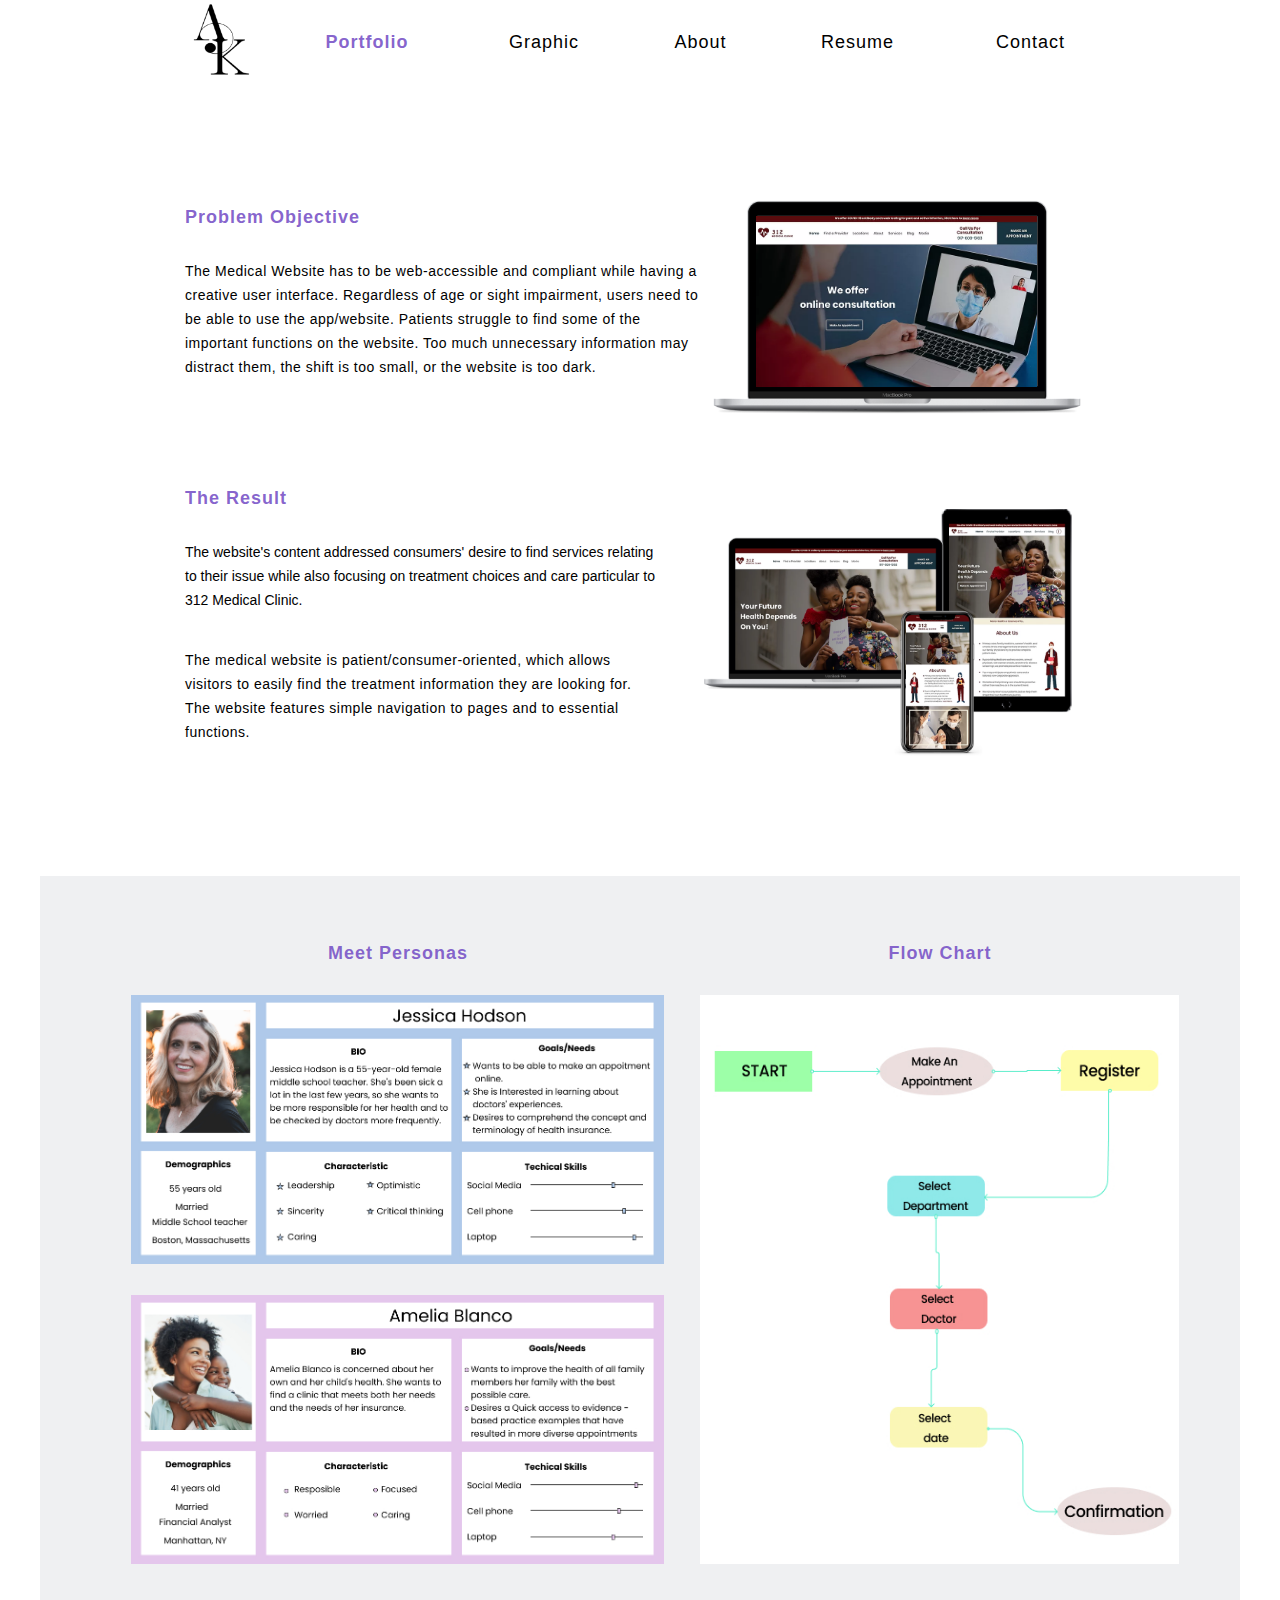
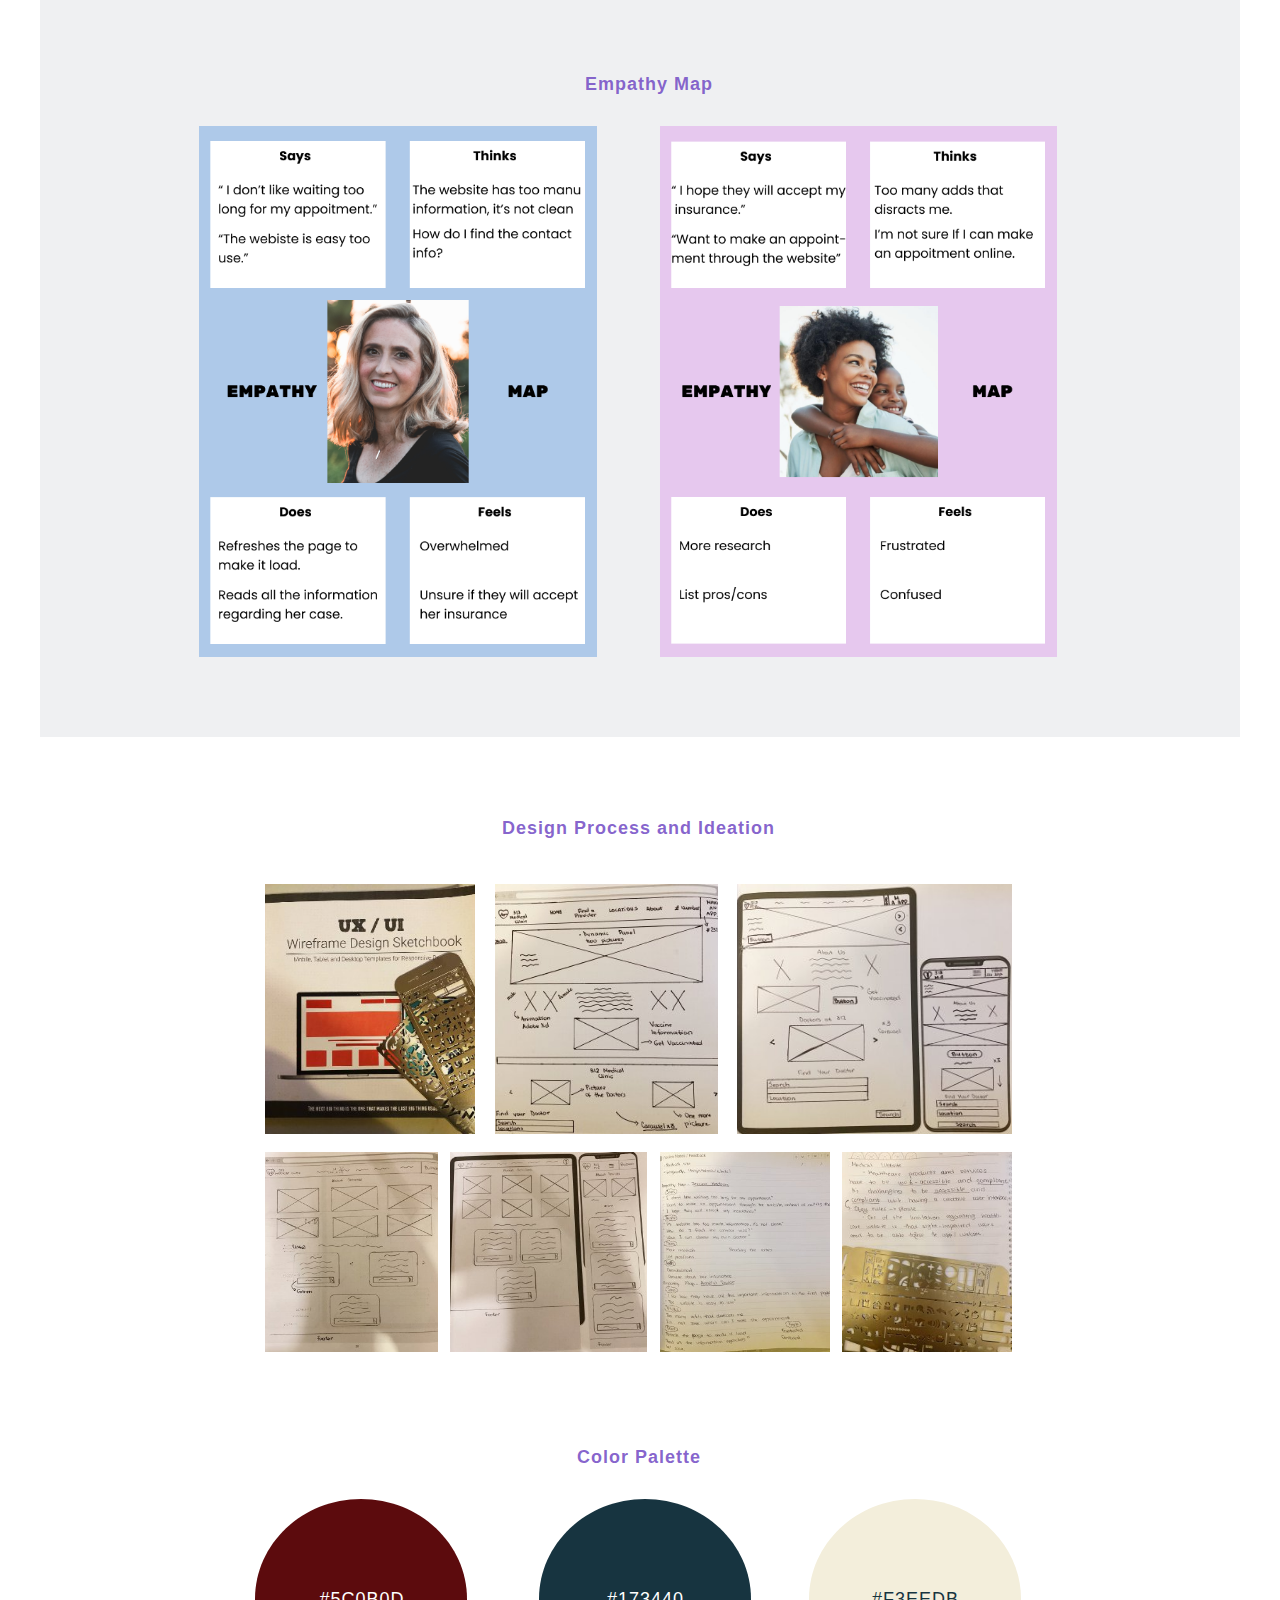
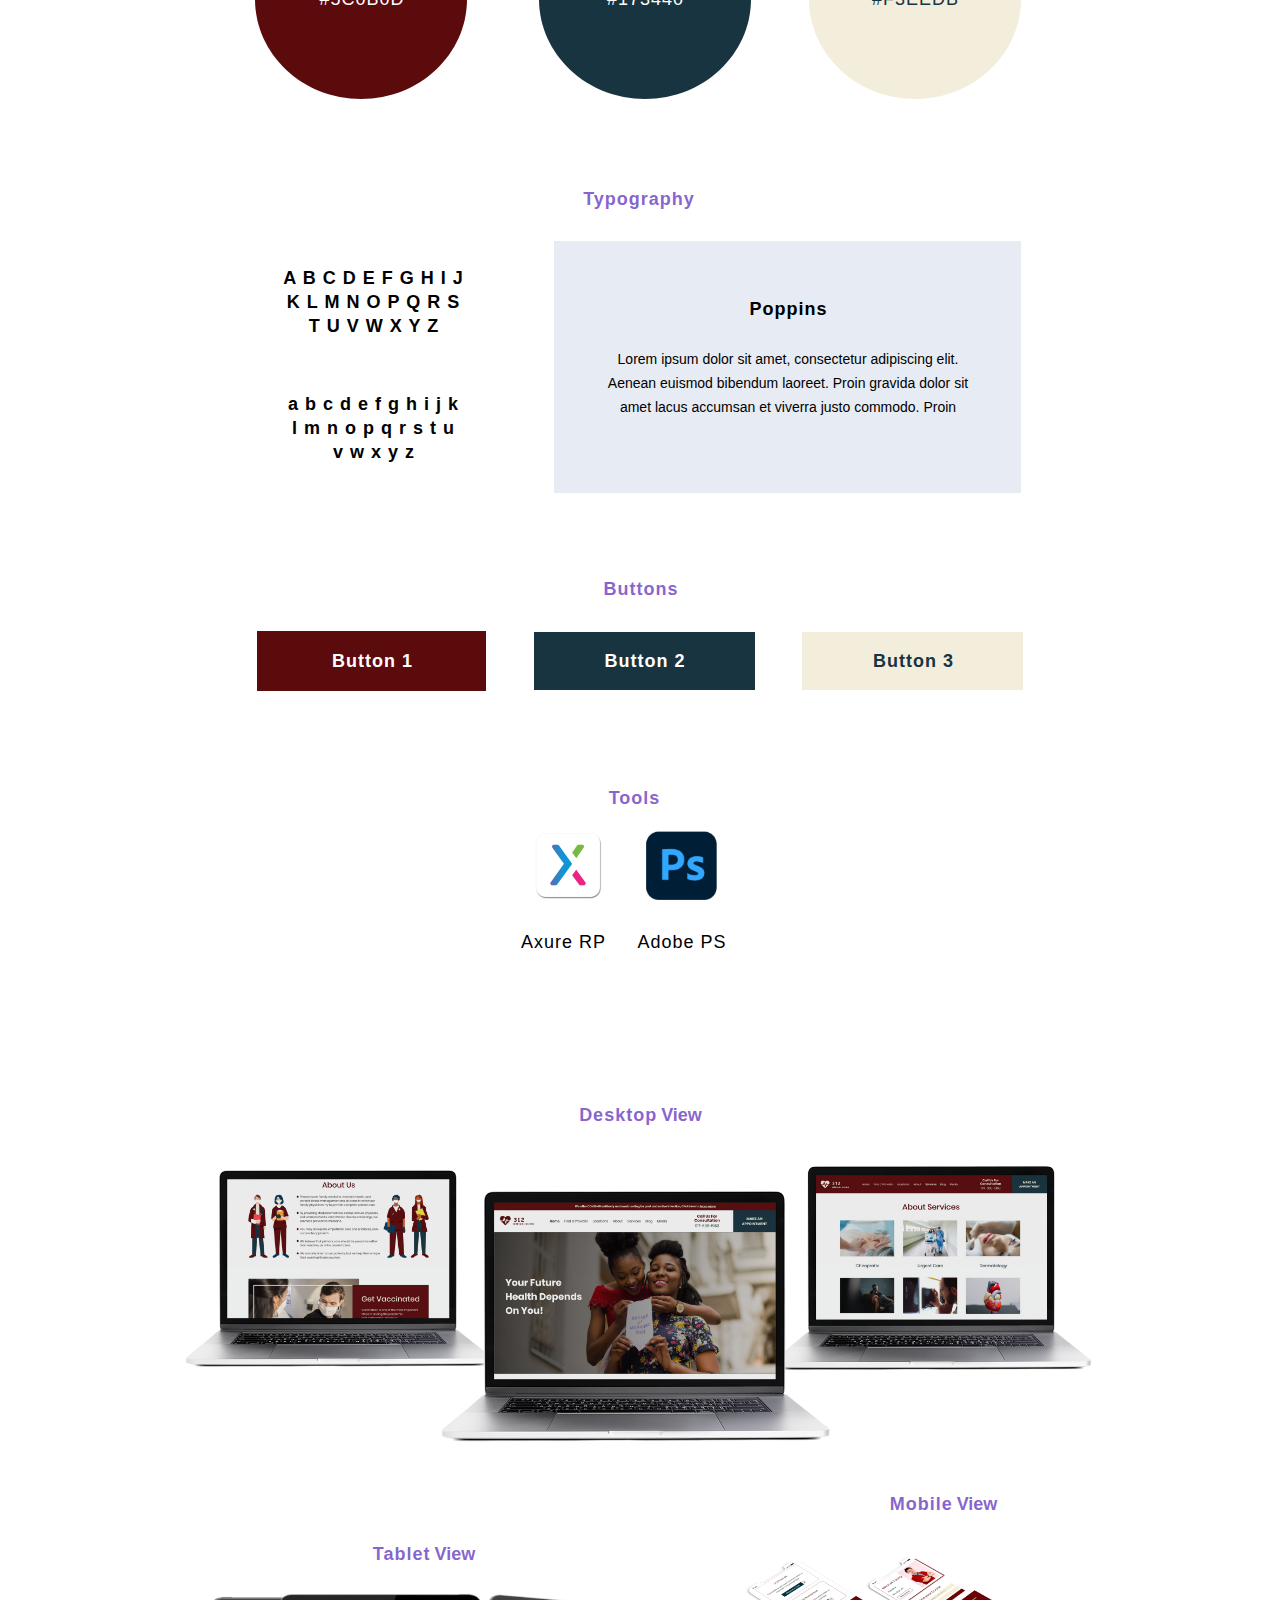
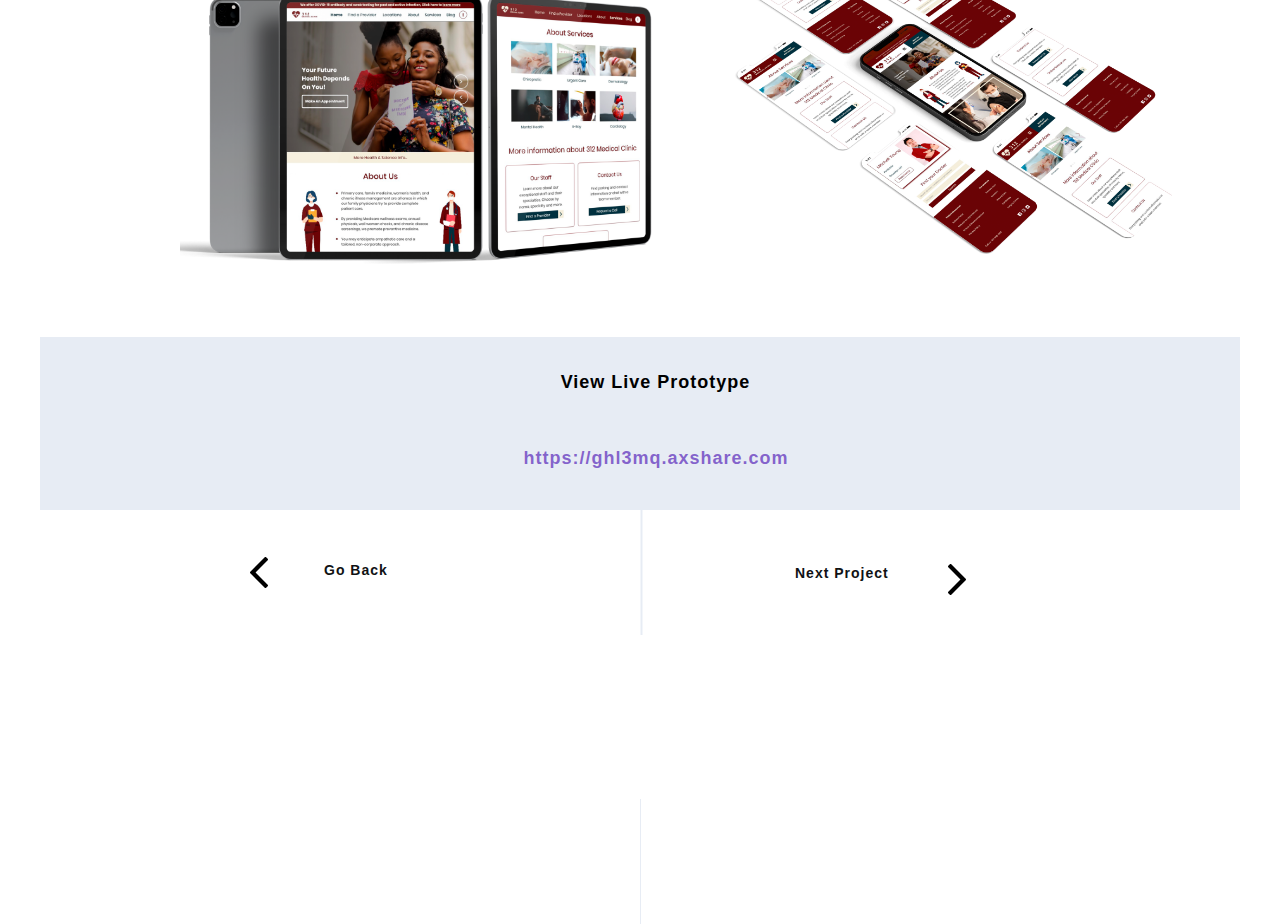
<file: medical.html>
﻿<!DOCTYPE html>
<html>
  <head>
    <title>Medical</title>
    <meta http-equiv="X-UA-Compatible" content="IE=edge"/>
    <meta http-equiv="content-type" content="text/html; charset=utf-8"/>
    <link href="resources/css/axure_rp_page.css" type="text/css" rel="stylesheet"/>
    <link href="data/styles.css" type="text/css" rel="stylesheet"/>
    <link href="files/medical/styles.css" type="text/css" rel="stylesheet"/>
    <link href="" type="text/css" rel="stylesheet"/>
    <script src="resources/scripts/jquery-3.2.1.min.js"></script>
    <script src="resources/scripts/axure/axQuery.js"></script>
    <script src="resources/scripts/axure/globals.js"></script>
    <script src="resources/scripts/axutils.js"></script>
    <script src="resources/scripts/axure/annotation.js"></script>
    <script src="resources/scripts/axure/axQuery.std.js"></script>
    <script src="resources/scripts/axure/doc.js"></script>
    <script src="resources/scripts/messagecenter.js"></script>
    <script src="resources/scripts/axure/events.js"></script>
    <script src="resources/scripts/axure/recording.js"></script>
    <script src="resources/scripts/axure/action.js"></script>
    <script src="resources/scripts/axure/expr.js"></script>
    <script src="resources/scripts/axure/geometry.js"></script>
    <script src="resources/scripts/axure/flyout.js"></script>
    <script src="resources/scripts/axure/model.js"></script>
    <script src="resources/scripts/axure/repeater.js"></script>
    <script src="resources/scripts/axure/sto.js"></script>
    <script src="resources/scripts/axure/utils.temp.js"></script>
    <script src="resources/scripts/axure/variables.js"></script>
    <script src="resources/scripts/axure/drag.js"></script>
    <script src="resources/scripts/axure/move.js"></script>
    <script src="resources/scripts/axure/visibility.js"></script>
    <script src="resources/scripts/axure/style.js"></script>
    <script src="resources/scripts/axure/adaptive.js"></script>
    <script src="resources/scripts/axure/tree.js"></script>
    <script src="resources/scripts/axure/init.temp.js"></script>
    <script src="resources/scripts/axure/legacy.js"></script>
    <script src="resources/scripts/axure/viewer.js"></script>
    <script src="resources/scripts/axure/math.js"></script>
    <script src="resources/scripts/axure/jquery.nicescroll.min.js"></script>
    <script src="data/document.js"></script>
    <script src="files/medical/data.js"></script>
    <script type="text/javascript">
      $axure.utils.getTransparentGifPath = function() { return 'resources/images/transparent.gif'; };
      $axure.utils.getOtherPath = function() { return 'resources/Other.html'; };
      $axure.utils.getReloadPath = function() { return 'resources/reload.html'; };
    </script>
  </head>
  <body>
    <div id="base" class="">

      <!-- Medical Website (Group) -->
      <div id="u231" class="ax_default" data-label="Medical Website" data-left="0" data-top="0" data-width="1920" data-height="8105">

        <!-- Medical Website BG (Rectangle) -->
        <div id="u232" class="ax_default shape" data-label="Medical Website BG">
          <div id="u232_div" class=""></div>
          <div id="u232_text" class="text " style="display:none; visibility: hidden">
            <p></p>
          </div>
        </div>

        <!-- Rectangle 47 (Rectangle) -->
        <div id="u233" class="ax_default shape" data-label="Rectangle 47">
          <div id="u233_div" class=""></div>
          <div id="u233_text" class="text " style="display:none; visibility: hidden">
            <p></p>
          </div>
        </div>

        <!-- Unnamed (Rectangle) -->
        <div id="u234" class="ax_default shape">
          <div id="u234_div" class=""></div>
          <div id="u234_text" class="text ">
            <p><span style="letter-spacing:1px;">Problem Objective</span><span> </span></p>
          </div>
        </div>

        <!-- Unnamed (Rectangle) -->
        <div id="u235" class="ax_default shape">
          <div id="u235_div" class=""></div>
          <div id="u235_text" class="text ">
            <p><span style="letter-spacing:0.5px;">The Medical Website has to be web-accessible and compliant while having a creative user interface. Regardless of age or sight impairment, users need to be able to use the app/website. Patients struggle to find some of the important functions on the website. Too much unnecessary information may distract them, the shift is too small, or the website is too dark</span><span>.</span></p>
          </div>
        </div>

        <!-- Group 9 (Group) -->
        <div id="u236" class="ax_default" data-label="Group 9" data-left="1227" data-top="247" data-width="544" data-height="315">

          <!-- image 5 (Image) -->
          <div id="u237" class="ax_default image" data-label="image 5">
            <img id="u237_img" class="img " src="images/medical/image_5_u237.png"/>
            <div id="u237_text" class="text " style="display:none; visibility: hidden">
              <p></p>
            </div>
          </div>

          <!-- image 5 (Rectangle) -->
          <div id="u238" class="ax_default shape" data-label="image 5">
            <div id="u238_div" class=""></div>
            <div id="u238_text" class="text " style="display:none; visibility: hidden">
              <p></p>
            </div>
          </div>
        </div>

        <!-- Unnamed (Rectangle) -->
        <div id="u239" class="ax_default shape">
          <div id="u239_div" class=""></div>
          <div id="u239_text" class="text ">
            <p><span style="letter-spacing:1px;">The Resul</span><span>t</span></p>
          </div>
        </div>

        <!-- Unnamed (Rectangle) -->
        <div id="u240" class="ax_default shape">
          <div id="u240_div" class=""></div>
          <div id="u240_text" class="text ">
            <p><span style="letter-spacing:0.5px;">The medical website is patient/consumer-oriented, which allows visitors to easily find the treatment information they are looking for. The website features simple navigation to pages and to essential functions</span><span>.</span></p>
          </div>
        </div>

        <!-- Unnamed (Rectangle) -->
        <div id="u241" class="ax_default shape">
          <div id="u241_div" class=""></div>
          <div id="u241_text" class="text ">
            <p><span>The website's content addressed consumers' desire to find services relating to their issue while also focusing on treatment choices and care particular to 312 Medical Clinic.</span></p>
          </div>
        </div>

        <!-- Group 11 (Group) -->
        <div id="u242" class="ax_default" data-label="Group 11" data-left="1567" data-top="614" data-width="202" data-height="289">

          <!-- image 9 (Image) -->
          <div id="u243" class="ax_default image" data-label="image 9">
            <img id="u243_img" class="img " src="images/medical/image_9_u243.png"/>
            <div id="u243_text" class="text " style="display:none; visibility: hidden">
              <p></p>
            </div>
          </div>

          <!-- image 10 (Rectangle) -->
          <div id="u244" class="ax_default shape" data-label="image 10">
            <div id="u244_div" class=""></div>
            <div id="u244_text" class="text " style="display:none; visibility: hidden">
              <p></p>
            </div>
          </div>
        </div>

        <!-- Group 10 (Group) -->
        <div id="u245" class="ax_default" data-label="Group 10" data-left="1227" data-top="652" data-width="387" data-height="224">

          <!-- image 3 (Rectangle) -->
          <div id="u246" class="ax_default shape" data-label="image 3">
            <div id="u246_div" class=""></div>
            <div id="u246_text" class="text " style="display:none; visibility: hidden">
              <p></p>
            </div>
          </div>

          <!-- image 6 (Image) -->
          <div id="u247" class="ax_default image" data-label="image 6">
            <img id="u247_img" class="img " src="images/medical/image_5_u237.png"/>
            <div id="u247_text" class="text " style="display:none; visibility: hidden">
              <p></p>
            </div>
          </div>
        </div>

        <!-- image 8 (Rectangle) -->
        <div id="u248" class="ax_default shape" data-label="image 8">
          <div id="u248_div" class=""></div>
          <div id="u248_text" class="text " style="display:none; visibility: hidden">
            <p></p>
          </div>
        </div>

        <!-- image 7 (Image) -->
        <div id="u249" class="ax_default image" data-label="image 7">
          <img id="u249_img" class="img " src="images/medical/image_7_u249.png"/>
          <div id="u249_text" class="text " style="display:none; visibility: hidden">
            <p></p>
          </div>
        </div>

        <!-- Unnamed (Group) -->
        <div id="u250" class="ax_default" data-left="186" data-top="2200" data-width="1545" data-height="1103">

          <!-- Unnamed (Rectangle) -->
          <div id="u251" class="ax_default shape">
            <div id="u251_div" class=""></div>
            <div id="u251_text" class="text ">
              <p><span style="letter-spacing:1px;">Empathy Ma</span><span>p</span></p>
            </div>
          </div>

          <!-- Group 14 (Group) -->
          <div id="u252" class="ax_default" data-label="Group 14" data-left="186" data-top="2323" data-width="1545" data-height="980">

            <!-- EM 1 1 (Rectangle) -->
            <div id="u253" class="ax_default shape" data-label="EM 1 1">
              <div id="u253_div" class=""></div>
              <div id="u253_text" class="text " style="display:none; visibility: hidden">
                <p></p>
              </div>
            </div>

            <!-- EM 1 2 (Rectangle) -->
            <div id="u254" class="ax_default shape" data-label="EM 1 2">
              <div id="u254_div" class=""></div>
              <div id="u254_text" class="text " style="display:none; visibility: hidden">
                <p></p>
              </div>
            </div>
          </div>
        </div>

        <!-- Unnamed (Group) -->
        <div id="u255" class="ax_default" data-left="139" data-top="1080" data-width="1642" data-height="1024">

          <!-- Unnamed (Group) -->
          <div id="u256" class="ax_default" data-left="139" data-top="1080" data-width="873" data-height="1024">

            <!-- Unnamed (Rectangle) -->
            <div id="u257" class="ax_default shape">
              <div id="u257_div" class=""></div>
              <div id="u257_text" class="text ">
                <p><span style="letter-spacing:1px;">Meet Persona</span><span>s</span></p>
              </div>
            </div>

            <!-- Group 13 (Group) -->
            <div id="u258" class="ax_default" data-label="Group 13" data-left="139" data-top="1182" data-width="873" data-height="922">

              <!-- Persona 1 1 (Rectangle) -->
              <div id="u259" class="ax_default shape" data-label="Persona 1 1">
                <div id="u259_div" class=""></div>
                <div id="u259_text" class="text " style="display:none; visibility: hidden">
                  <p></p>
                </div>
              </div>

              <!-- Persona 1 2 (Rectangle) -->
              <div id="u260" class="ax_default shape" data-label="Persona 1 2">
                <div id="u260_div" class=""></div>
                <div id="u260_text" class="text " style="display:none; visibility: hidden">
                  <p></p>
                </div>
              </div>
            </div>
          </div>

          <!-- Unnamed (Group) -->
          <div id="u261" class="ax_default" data-left="1054" data-top="1080" data-width="727" data-height="1024">

            <!-- Unnamed (Rectangle) -->
            <div id="u262" class="ax_default shape">
              <div id="u262_div" class=""></div>
              <div id="u262_text" class="text ">
                <p><span style="letter-spacing:1px;">Flow Char</span><span>t</span></p>
              </div>
            </div>

            <!-- flowchart jpg 1 (Image) -->
            <div id="u263" class="ax_default image" data-label="flowchart jpg 1">
              <img id="u263_img" class="img " src="images/medical/flowchart_jpg_1_u263.png"/>
              <div id="u263_text" class="text " style="display:none; visibility: hidden">
                <p></p>
              </div>
            </div>
          </div>
        </div>

        <!-- Unnamed (Rectangle) -->
        <div id="u264" class="ax_default shape">
          <div id="u264_div" class=""></div>
          <div id="u264_text" class="text ">
            <p><span style="letter-spacing:1px;">Design Process and Ideatio</span><span>n</span></p>
          </div>
        </div>

        <!-- Unnamed (Group) -->
        <div id="u265" class="ax_default" data-left="368" data-top="3675" data-width="1184" data-height="389">

          <!-- image 15 (Rectangle) -->
          <div id="u266" class="ax_default shape" data-label="image 15">
            <div id="u266_div" class=""></div>
            <div id="u266_text" class="text " style="display:none; visibility: hidden">
              <p></p>
            </div>
          </div>

          <!-- image 16 (Rectangle) -->
          <div id="u267" class="ax_default shape" data-label="image 16">
            <div id="u267_div" class=""></div>
            <div id="u267_text" class="text " style="display:none; visibility: hidden">
              <p></p>
            </div>
          </div>

          <!-- image 13 (Rectangle) -->
          <div id="u268" class="ax_default shape" data-label="image 13">
            <div id="u268_div" class=""></div>
            <div id="u268_text" class="text " style="display:none; visibility: hidden">
              <p></p>
            </div>
          </div>
        </div>

        <!-- Group 58 (Group) -->
        <div id="u269" class="ax_default" data-label="Group 58" data-left="207" data-top="4120" data-width="1506" data-height="393">

          <!-- image 18 (Rectangle) -->
          <div id="u270" class="ax_default shape" data-label="image 18">
            <div id="u270_div" class=""></div>
            <div id="u270_text" class="text " style="display:none; visibility: hidden">
              <p></p>
            </div>
          </div>

          <!-- image 17 (Rectangle) -->
          <div id="u271" class="ax_default shape" data-label="image 17">
            <div id="u271_div" class=""></div>
            <div id="u271_text" class="text " style="display:none; visibility: hidden">
              <p></p>
            </div>
          </div>

          <!-- image 19 (Rectangle) -->
          <div id="u272" class="ax_default shape" data-label="image 19">
            <div id="u272_div" class=""></div>
            <div id="u272_text" class="text " style="display:none; visibility: hidden">
              <p></p>
            </div>
          </div>

          <!-- image 20 (Rectangle) -->
          <div id="u273" class="ax_default shape" data-label="image 20">
            <div id="u273_div" class=""></div>
            <div id="u273_text" class="text " style="display:none; visibility: hidden">
              <p></p>
            </div>
          </div>
        </div>

        <!-- Unnamed (Rectangle) -->
        <div id="u274" class="ax_default shape">
          <div id="u274_div" class=""></div>
          <div id="u274_text" class="text ">
            <p><span style="letter-spacing:1px;">Color Palett</span><span>e</span></p>
          </div>
        </div>

        <!-- Group 59 (Group) -->
        <div id="u275" class="ax_default" data-label="Group 59" data-left="400" data-top="4833" data-width="1117" data-height="323">

          <!-- Ellipse 1 (Shape) -->
          <div id="u276" class="ax_default shape" data-label="Ellipse 1">
            <img id="u276_img" class="img " src="images/medical/ellipse_1_u276.svg"/>
            <div id="u276_text" class="text " style="display:none; visibility: hidden">
              <p></p>
            </div>
          </div>

          <!-- Ellipse 2 (Shape) -->
          <div id="u277" class="ax_default shape" data-label="Ellipse 2">
            <img id="u277_img" class="img " src="images/medical/ellipse_2_u277.svg"/>
            <div id="u277_text" class="text " style="display:none; visibility: hidden">
              <p></p>
            </div>
          </div>

          <!-- Ellipse 3 (Shape) -->
          <div id="u278" class="ax_default shape" data-label="Ellipse 3">
            <img id="u278_img" class="img " src="images/medical/ellipse_3_u278.svg"/>
            <div id="u278_text" class="text " style="display:none; visibility: hidden">
              <p></p>
            </div>
          </div>

          <!-- Unnamed (Rectangle) -->
          <div id="u279" class="ax_default shape">
            <div id="u279_div" class=""></div>
            <div id="u279_text" class="text ">
              <p><span style="letter-spacing:1px;">#5C0B0</span><span>D</span></p>
            </div>
          </div>

          <!-- Unnamed (Rectangle) -->
          <div id="u280" class="ax_default shape">
            <div id="u280_div" class=""></div>
            <div id="u280_text" class="text ">
              <p><span style="letter-spacing:1px;">#17344</span><span>0</span></p>
            </div>
          </div>

          <!-- Unnamed (Rectangle) -->
          <div id="u281" class="ax_default shape">
            <div id="u281_div" class=""></div>
            <div id="u281_text" class="text ">
              <p><span style="letter-spacing:1px;">#F3EED</span><span>B</span></p>
            </div>
          </div>
        </div>

        <!-- Group 149 (Group) -->
        <div id="u282" class="ax_default" data-label="Group 149" data-left="950" data-top="5446" data-width="891" data-height="322">

          <!-- Unnamed (Rectangle) -->
          <div id="u283" class="ax_default shape">
            <div id="u283_div" class=""></div>
            <div id="u283_text" class="text ">
              <p><span style="letter-spacing:1px;">A B C D E F G H I J</span></p><p><span style="letter-spacing:1px;">K L M N O P Q R S</span></p><p><span style="letter-spacing:1px;">T U V W X Y </span><span>Z</span></p>
            </div>
          </div>

          <!-- Unnamed (Rectangle) -->
          <div id="u284" class="ax_default shape">
            <div id="u284_div" class=""></div>
            <div id="u284_text" class="text ">
              <p><span style="letter-spacing:1px;">a b c d e f g h i j k </span></p><p><span style="letter-spacing:1px;">l m n o p q r s t u</span></p><p><span style="letter-spacing:1px;">v w x y </span><span>z</span></p>
            </div>
          </div>

          <!-- Group 60 (Group) -->
          <div id="u285" class="ax_default" data-label="Group 60" data-left="950" data-top="5452" data-width="530" data-height="316">

            <!-- Rectangle 26 (Rectangle) -->
            <div id="u286" class="ax_default shape" data-label="Rectangle 26">
              <div id="u286_div" class=""></div>
              <div id="u286_text" class="text " style="display:none; visibility: hidden">
                <p></p>
              </div>
            </div>

            <!-- Unnamed (Group) -->
            <div id="u287" class="ax_default" data-left="987" data-top="5469" data-width="457" data-height="283">

              <!-- Unnamed (Rectangle) -->
              <div id="u288" class="ax_default shape">
                <div id="u288_div" class=""></div>
                <div id="u288_text" class="text ">
                  <p><span>Lorem ipsum dolor sit amet, consectetur adipiscing elit. Aenean euismod bibendum laoreet. Proin gravida dolor sit amet lacus accumsan et viverra justo commodo. Proin </span></p>
                </div>
              </div>

              <!-- Unnamed (Rectangle) -->
              <div id="u289" class="ax_default shape">
                <div id="u289_div" class=""></div>
                <div id="u289_text" class="text ">
                  <p><span style="letter-spacing:1px;">Poppin</span><span>s</span></p>
                </div>
              </div>
            </div>
          </div>
        </div>

        <!-- Unnamed (Rectangle) -->
        <div id="u290" class="ax_default shape">
          <div id="u290_div" class=""></div>
          <div id="u290_text" class="text ">
            <p><span style="letter-spacing:1px;">Typograph</span><span>y</span></p>
          </div>
        </div>

        <!-- Unnamed (Rectangle) -->
        <div id="u291" class="ax_default shape">
          <div id="u291_div" class=""></div>
          <div id="u291_text" class="text ">
            <p><span style="letter-spacing:1px;">Button</span><span>s</span></p>
          </div>
        </div>

        <!-- Group 61 (Group) -->
        <div id="u292" class="ax_default" data-label="Group 61" data-left="249" data-top="5452" data-width="354" data-height="316">

          <!-- Rectangle 39 (Rectangle) -->
          <div id="u293" class="ax_default shape" data-label="Rectangle 39">
            <div id="u293_div" class=""></div>
            <div id="u293_text" class="text " style="display:none; visibility: hidden">
              <p></p>
            </div>
          </div>

          <!-- Rectangle 40 (Rectangle) -->
          <div id="u294" class="ax_default shape" data-label="Rectangle 40">
            <div id="u294_div" class=""></div>
            <div id="u294_text" class="text " style="display:none; visibility: hidden">
              <p></p>
            </div>
          </div>

          <!-- Unnamed (Rectangle) -->
          <div id="u295" class="ax_default shape">
            <div id="u295_div" class=""></div>
            <div id="u295_text" class="text ">
              <p><span style="letter-spacing:1px;">Button </span><span>1</span></p>
            </div>
          </div>

          <!-- Unnamed (Rectangle) -->
          <div id="u296" class="ax_default shape">
            <div id="u296_div" class=""></div>
            <div id="u296_text" class="text ">
              <p><span style="letter-spacing:1px;">Button </span><span>2</span></p>
            </div>
          </div>

          <!-- Rectangle 41 (Rectangle) -->
          <div id="u297" class="ax_default shape" data-label="Rectangle 41">
            <div id="u297_div" class=""></div>
            <div id="u297_text" class="text " style="display:none; visibility: hidden">
              <p></p>
            </div>
          </div>

          <!-- Unnamed (Rectangle) -->
          <div id="u298" class="ax_default shape">
            <div id="u298_div" class=""></div>
            <div id="u298_text" class="text ">
              <p><span style="letter-spacing:1px;">Button </span><span>3</span></p>
            </div>
          </div>
        </div>

        <!-- Group 150 (Group) -->
        <div id="u299" class="ax_default" data-label="Group 150" data-left="843" data-top="5974" data-width="233" data-height="84">

          <!-- Unnamed (Rectangle) -->
          <div id="u300" class="ax_default shape">
            <div id="u300_div" class=""></div>
            <div id="u300_text" class="text ">
              <p><span style="letter-spacing:1px;">Deskto</span><span>p View</span></p>
            </div>
          </div>
        </div>

        <!-- Unnamed (Rectangle) -->
        <div id="u301" class="ax_default shape">
          <div id="u301_div" class=""></div>
          <div id="u301_text" class="text ">
            <p><span style="letter-spacing:1px;">&nbsp;Tool</span><span>s</span></p>
          </div>
        </div>

        <!-- Group 62 (Group) -->
        <div id="u302" class="ax_default" data-label="Group 62" data-left="758" data-top="5452" data-width="112" data-height="316">

          <!-- Unnamed (Rectangle) -->
          <div id="u303" class="ax_default shape">
            <div id="u303_div" class=""></div>
            <div id="u303_text" class="text ">
              <p><span style="letter-spacing:1px;">Axure R</span><span>P</span></p>
            </div>
          </div>

          <!-- Unnamed (Rectangle) -->
          <div id="u304" class="ax_default shape">
            <div id="u304_div" class=""></div>
            <div id="u304_text" class="text ">
              <p><span style="letter-spacing:1px;">Adobe P</span><span>S</span></p>
            </div>
          </div>

          <!-- image 22 (Rectangle) -->
          <div id="u305" class="ax_default shape" data-label="image 22">
            <div id="u305_div" class=""></div>
            <div id="u305_text" class="text " style="display:none; visibility: hidden">
              <p></p>
            </div>
          </div>

          <!-- image 11 (Image) -->
          <div id="u306" class="ax_default image" data-label="image 11">
            <img id="u306_img" class="img " src="images/airfare/image_11_u211.png"/>
            <div id="u306_text" class="text " style="display:none; visibility: hidden">
              <p></p>
            </div>
          </div>
        </div>

        <!-- Rectangle 18 (Rectangle) -->
        <div id="u307" class="ax_default shape" data-label="Rectangle 18">
          <div id="u307_div" class=""></div>
          <div id="u307_text" class="text " style="display:none; visibility: hidden">
            <p></p>
          </div>
        </div>

        <!-- Group 157 (Group) -->
        <div id="u308" class="ax_default" data-label="Group 157" data-left="0" data-top="7618" data-width="1920" data-height="276">

          <!-- Rectangle 72 (Rectangle) -->
          <div id="u309" class="ax_default shape" data-label="Rectangle 72">
            <div id="u309_div" class=""></div>
            <div id="u309_text" class="text " style="display:none; visibility: hidden">
              <p></p>
            </div>
          </div>

          <!-- Group 156 (Group) -->
          <div id="u310" class="ax_default" data-label="Group 156" data-left="723" data-top="7672" data-width="475" data-height="168">

            <!-- Unnamed (Rectangle) -->
            <div id="u311" class="ax_default shape">
              <div id="u311_div" class=""></div>
              <div id="u311_text" class="text ">
                <p><span style="letter-spacing:1px;">View Live Prototyp</span><span>e</span></p>
              </div>
            </div>

            <!-- Unnamed (Rectangle) -->
            <div id="u312" class="ax_default shape">
              <div id="u312_div" class=""></div>
              <div id="u312_text" class="text ">
                <p><span style="letter-spacing:1px;">https://ghl3mq.axshare.co</span><span>m</span></p>
              </div>
            </div>
          </div>
        </div>

        <!-- Group 159 (Group) -->
        <div id="u313" class="ax_default" data-label="Group 159" data-left="148" data-top="6806" data-width="1623" data-height="727">

          <!-- Group 158 (Group) -->
          <div id="u314" class="ax_default" data-label="Group 158" data-left="148" data-top="6806" data-width="771" data-height="601">

            <!-- medical mockup tablet 1 (Image) -->
            <div id="u315" class="ax_default image" data-label="medical mockup tablet 1">
              <img id="u315_img" class="img " src="images/medical/medical_mockup_tablet_1_u315.png"/>
              <div id="u315_text" class="text " style="display:none; visibility: hidden">
                <p></p>
              </div>
            </div>

            <!-- Unnamed (Rectangle) -->
            <div id="u316" class="ax_default shape">
              <div id="u316_div" class=""></div>
              <div id="u316_text" class="text ">
                <p><span style="letter-spacing:1px;">Table</span><span>t View</span></p>
              </div>
            </div>
          </div>

          <!-- medical3 1 (Image) -->
          <div id="u317" class="ax_default image" data-label="medical3 1">
            <img id="u317_img" class="img " src="images/medical/medical3_1_u317.png"/>
            <div id="u317_text" class="text " style="display:none; visibility: hidden">
              <p></p>
            </div>
          </div>

          <!-- Unnamed (Rectangle) -->
          <div id="u318" class="ax_default shape">
            <div id="u318_div" class=""></div>
            <div id="u318_text" class="text ">
              <p><span style="letter-spacing:1px;">Mobil</span><span>e View</span></p>
            </div>
          </div>
        </div>

        <!-- Group 160 (Group) -->
        <div id="u319" class="ax_default" data-label="Group 160" data-left="108" data-top="6058" data-width="1703" data-height="555">

          <!-- 3 2 (Image) -->
          <div id="u320" class="ax_default image" data-label="3 2">
            <img id="u320_img" class="img " src="images/medical/3_2_u320.png"/>
            <div id="u320_text" class="text " style="display:none; visibility: hidden">
              <p></p>
            </div>
          </div>

          <!-- 4 3 (Image) -->
          <div id="u321" class="ax_default image" data-label="4 3">
            <img id="u321_img" class="img " src="images/medical/4_3_u321.png"/>
            <div id="u321_text" class="text " style="display:none; visibility: hidden">
              <p></p>
            </div>
          </div>

          <!-- 1 2347 (Image) -->
          <div id="u322" class="ax_default image" data-label="1 2347">
            <img id="u322_img" class="img " src="images/medical/1_2347_u322.png"/>
            <div id="u322_text" class="text " style="display:none; visibility: hidden">
              <p></p>
            </div>
          </div>
        </div>

        <!-- Rectangle 17 (Rectangle) -->
        <div id="u323" class="ax_default shape" data-label="Rectangle 17">
          <div id="u323_div" class=""></div>
          <div id="u323_text" class="text " style="display:none; visibility: hidden">
            <p></p>
          </div>
        </div>

        <!-- Group 104 (Group) -->
        <div id="u324" class="ax_default" data-label="Group 104" data-left="255" data-top="2" data-width="1409" data-height="132">

          <!-- AK-2 png 1 (Image) -->
          <div id="u325" class="ax_default image" data-label="AK-2 png 1">
            <img id="u325_img" class="img " src="images/portfolio/ak-2_png_1_u4.png"/>
            <div id="u325_text" class="text " style="display:none; visibility: hidden">
              <p></p>
            </div>
          </div>

          <!-- Unnamed (Rectangle) -->
          <div id="u326" class="ax_default shape">
            <div id="u326_div" class=""></div>
            <div id="u326_text" class="text ">
              <p><span style="letter-spacing:1px;">Portfoli</span><span>o</span></p>
            </div>
          </div>

          <!-- Unnamed (Rectangle) -->
          <div id="u327" class="ax_default shape">
            <div id="u327_div" class=""></div>
            <div id="u327_text" class="text ">
              <p><span style="letter-spacing:1px;">Resum</span><span>e</span></p>
            </div>
          </div>

          <!-- Unnamed (Rectangle) -->
          <div id="u328" class="ax_default shape">
            <div id="u328_div" class=""></div>
            <div id="u328_text" class="text ">
              <p><span style="letter-spacing:1px;">Abou</span><span>t</span></p>
            </div>
          </div>

          <!-- Unnamed (Rectangle) -->
          <div id="u329" class="ax_default shape">
            <div id="u329_div" class=""></div>
            <div id="u329_text" class="text ">
              <p><span style="letter-spacing:1px;">Graphi</span><span>c</span></p>
            </div>
          </div>

          <!-- Unnamed (Rectangle) -->
          <div id="u330" class="ax_default shape">
            <div id="u330_div" class=""></div>
            <div id="u330_text" class="text ">
              <p><span style="letter-spacing:1px;">Contac</span><span>t</span></p>
            </div>
          </div>
        </div>

        <!-- Group 104 (Group) -->
        <div id="u331" class="ax_default ax_default_unplaced" data-label="Group 104" style="display:none; visibility: hidden" data-left="0" data-top="0" data-width="0" data-height="0">

          <!-- AK-2 png 1 (Image) -->
          <div id="u332" class="ax_default image ax_default_unplaced" data-label="AK-2 png 1" style="display:none; visibility: hidden">
            <img id="u332_img" class="img " src="resources/images/transparent.gif"/>
            <div id="u332_text" class="text " style="display:none; visibility: hidden">
              <p></p>
            </div>
          </div>

          <!-- Unnamed (Rectangle) -->
          <div id="u333" class="ax_default shape ax_default_unplaced" style="display:none; visibility: hidden">
            <div id="u333_div" class=""></div>
            <div id="u333_text" class="text ">
              <p><span style="letter-spacing:1px;">Portfoli</span><span>o</span></p>
            </div>
          </div>

          <!-- Unnamed (Rectangle) -->
          <div id="u334" class="ax_default shape ax_default_unplaced" style="display:none; visibility: hidden">
            <div id="u334_div" class=""></div>
            <div id="u334_text" class="text ">
              <p><span style="letter-spacing:1px;">Resum</span><span>e</span></p>
            </div>
          </div>

          <!-- Unnamed (Rectangle) -->
          <div id="u335" class="ax_default shape ax_default_unplaced" style="display:none; visibility: hidden">
            <div id="u335_div" class=""></div>
            <div id="u335_text" class="text ">
              <p><span style="letter-spacing:1px;">Abou</span><span>t</span></p>
            </div>
          </div>

          <!-- Unnamed (Rectangle) -->
          <div id="u336" class="ax_default shape ax_default_unplaced" style="display:none; visibility: hidden">
            <div id="u336_div" class=""></div>
            <div id="u336_text" class="text ">
              <p><span style="letter-spacing:1px;">Graphi</span><span>c</span></p>
            </div>
          </div>

          <!-- Unnamed (Rectangle) -->
          <div id="u337" class="ax_default shape ax_default_unplaced" style="display:none; visibility: hidden">
            <div id="u337_div" class=""></div>
            <div id="u337_text" class="text ">
              <p><span style="letter-spacing:1px;">Contac</span><span>t</span></p>
            </div>
          </div>
        </div>

        <!-- Unnamed (Image) -->
        <div id="u338" class="ax_default image ax_default_unplaced" style="display:none; visibility: hidden">
          <img id="u338_img" class="img " src="resources/images/transparent.gif"/>
          <div id="u338_text" class="text " style="display:none; visibility: hidden">
            <p></p>
          </div>
        </div>

        <!-- Group 104 (Group) -->
        <div id="u339" class="ax_default ax_default_unplaced" data-label="Group 104" style="display:none; visibility: hidden" data-left="0" data-top="0" data-width="0" data-height="0">

          <!-- AK-2 png 1 (Image) -->
          <div id="u340" class="ax_default image ax_default_unplaced" data-label="AK-2 png 1" style="display:none; visibility: hidden">
            <img id="u340_img" class="img " src="resources/images/transparent.gif"/>
            <div id="u340_text" class="text " style="display:none; visibility: hidden">
              <p></p>
            </div>
          </div>

          <!-- Unnamed (Rectangle) -->
          <div id="u341" class="ax_default shape ax_default_unplaced" style="display:none; visibility: hidden">
            <div id="u341_div" class=""></div>
            <div id="u341_text" class="text ">
              <p><span style="letter-spacing:1px;">Portfoli</span><span>o</span></p>
            </div>
          </div>

          <!-- Unnamed (Rectangle) -->
          <div id="u342" class="ax_default shape ax_default_unplaced" style="display:none; visibility: hidden">
            <div id="u342_div" class=""></div>
            <div id="u342_text" class="text ">
              <p><span style="letter-spacing:1px;">Resum</span><span>e</span></p>
            </div>
          </div>

          <!-- Unnamed (Rectangle) -->
          <div id="u343" class="ax_default shape ax_default_unplaced" style="display:none; visibility: hidden">
            <div id="u343_div" class=""></div>
            <div id="u343_text" class="text ">
              <p><span style="letter-spacing:1px;">Abou</span><span>t</span></p>
            </div>
          </div>

          <!-- Unnamed (Rectangle) -->
          <div id="u344" class="ax_default shape ax_default_unplaced" style="display:none; visibility: hidden">
            <div id="u344_div" class=""></div>
            <div id="u344_text" class="text ">
              <p><span style="letter-spacing:1px;">Graphi</span><span>c</span></p>
            </div>
          </div>

          <!-- Unnamed (Rectangle) -->
          <div id="u345" class="ax_default shape ax_default_unplaced" style="display:none; visibility: hidden">
            <div id="u345_div" class=""></div>
            <div id="u345_text" class="text ">
              <p><span style="letter-spacing:1px;">Contac</span><span>t</span></p>
            </div>
          </div>
        </div>
      </div>

      <!-- Unnamed (Group) -->
      <div id="u346" class="ax_default" data-left="1" data-top="7894" data-width="960" data-height="200">

        <!-- Background (Rectangle) -->
        <div id="u347" class="ax_default shape" data-label="Background">
          <div id="u347_div" class=""></div>
          <div id="u347_text" class="text " style="display:none; visibility: hidden">
            <p></p>
          </div>
        </div>

        <!-- Unnamed (Group) -->
        <div id="u348" class="ax_default" data-left="346" data-top="7969" data-width="271" data-height="50">

          <!-- Unnamed (Rectangle) -->
          <div id="u349" class="ax_default shape">
            <div id="u349_div" class=""></div>
            <div id="u349_text" class="text ">
              <p><span>Go Back</span></p>
            </div>
          </div>

          <!-- Unnamed (Shape) -->
          <div id="u350" class="ax_default icon">
            <img id="u350_img" class="img " src="images/airfare/u201.svg"/>
            <div id="u350_text" class="text " style="display:none; visibility: hidden">
              <p></p>
            </div>
          </div>
        </div>
      </div>

      <!-- Unnamed (Group) -->
      <div id="u351" class="ax_default" data-left="961" data-top="7894" data-width="960" data-height="200">

        <!-- Background (Rectangle) -->
        <div id="u352" class="ax_default shape" data-label="Background">
          <div id="u352_div" class=""></div>
          <div id="u352_text" class="text " style="display:none; visibility: hidden">
            <p></p>
          </div>
        </div>

        <!-- Unnamed (Group) -->
        <div id="u353" class="ax_default" data-left="1304" data-top="7969" data-width="274" data-height="50">

          <!-- Unnamed (Shape) -->
          <div id="u354" class="ax_default icon">
            <img id="u354_img" class="img " src="images/airfare/u203.svg"/>
            <div id="u354_text" class="text " style="display:none; visibility: hidden">
              <p></p>
            </div>
          </div>

          <!-- Unnamed (Rectangle) -->
          <div id="u355" class="ax_default shape">
            <div id="u355_div" class=""></div>
            <div id="u355_text" class="text ">
              <p><span style="font-family:&quot;Poppins Bold&quot;, &quot;Poppins&quot;, sans-serif;">Next Project </span></p>
            </div>
          </div>
        </div>
      </div>

      <!-- divider (Rectangle) -->
      <div id="u356" class="ax_default shape" data-label="divider">
        <img id="u356_img" class="img " src="images/airfare/divider_u186.svg"/>
        <div id="u356_text" class="text " style="display:none; visibility: hidden">
          <p></p>
        </div>
      </div>

      <!-- Unnamed (Group) -->
      <div id="u357" class="ax_default ax_default_unplaced" style="display:none; visibility: hidden" data-left="0" data-top="0" data-width="0" data-height="0">

        <!-- Background (Rectangle) -->
        <div id="u358" class="ax_default shape ax_default_unplaced" data-label="Background" style="display:none; visibility: hidden">
          <div id="u358_div" class=""></div>
          <div id="u358_text" class="text " style="display:none; visibility: hidden">
            <p></p>
          </div>
        </div>

        <!-- Unnamed (Group) -->
        <div id="u359" class="ax_default ax_default_unplaced" style="display:none; visibility: hidden" data-left="0" data-top="0" data-width="0" data-height="0">

          <!-- Unnamed (Rectangle) -->
          <div id="u360" class="ax_default shape ax_default_unplaced" style="display:none; visibility: hidden">
            <div id="u360_div" class=""></div>
            <div id="u360_text" class="text ">
              <p><span>Go Back</span></p>
            </div>
          </div>

          <!-- Unnamed (Shape) -->
          <div id="u361" class="ax_default icon ax_default_unplaced" style="display:none; visibility: hidden">
            <img id="u361_img" class="img " src="resources/images/transparent.gif"/>
            <div id="u361_text" class="text " style="display:none; visibility: hidden">
              <p></p>
            </div>
          </div>
        </div>
      </div>

      <!-- divider (Rectangle) -->
      <div id="u362" class="ax_default shape ax_default_unplaced" data-label="divider" style="display:none; visibility: hidden">
        <img id="u362_img" class="img " src="resources/images/transparent.gif"/>
        <div id="u362_text" class="text " style="display:none; visibility: hidden">
          <p></p>
        </div>
      </div>

      <!-- Unnamed (Group) -->
      <div id="u363" class="ax_default ax_default_unplaced" style="display:none; visibility: hidden" data-left="0" data-top="0" data-width="0" data-height="0">

        <!-- Background (Rectangle) -->
        <div id="u364" class="ax_default shape ax_default_unplaced" data-label="Background" style="display:none; visibility: hidden">
          <div id="u364_div" class=""></div>
          <div id="u364_text" class="text " style="display:none; visibility: hidden">
            <p></p>
          </div>
        </div>

        <!-- Unnamed (Group) -->
        <div id="u365" class="ax_default ax_default_unplaced" style="display:none; visibility: hidden" data-left="0" data-top="0" data-width="0" data-height="0">

          <!-- Unnamed (Rectangle) -->
          <div id="u366" class="ax_default shape ax_default_unplaced" style="display:none; visibility: hidden">
            <div id="u366_div" class=""></div>
            <div id="u366_text" class="text ">
              <p><span>Go Back</span></p>
            </div>
          </div>

          <!-- Unnamed (Shape) -->
          <div id="u367" class="ax_default icon ax_default_unplaced" style="display:none; visibility: hidden">
            <img id="u367_img" class="img " src="resources/images/transparent.gif"/>
            <div id="u367_text" class="text " style="display:none; visibility: hidden">
              <p></p>
            </div>
          </div>
        </div>
      </div>
    </div>
    <script src="resources/scripts/axure/ios.js"></script>
  </body>
</html>
</file>
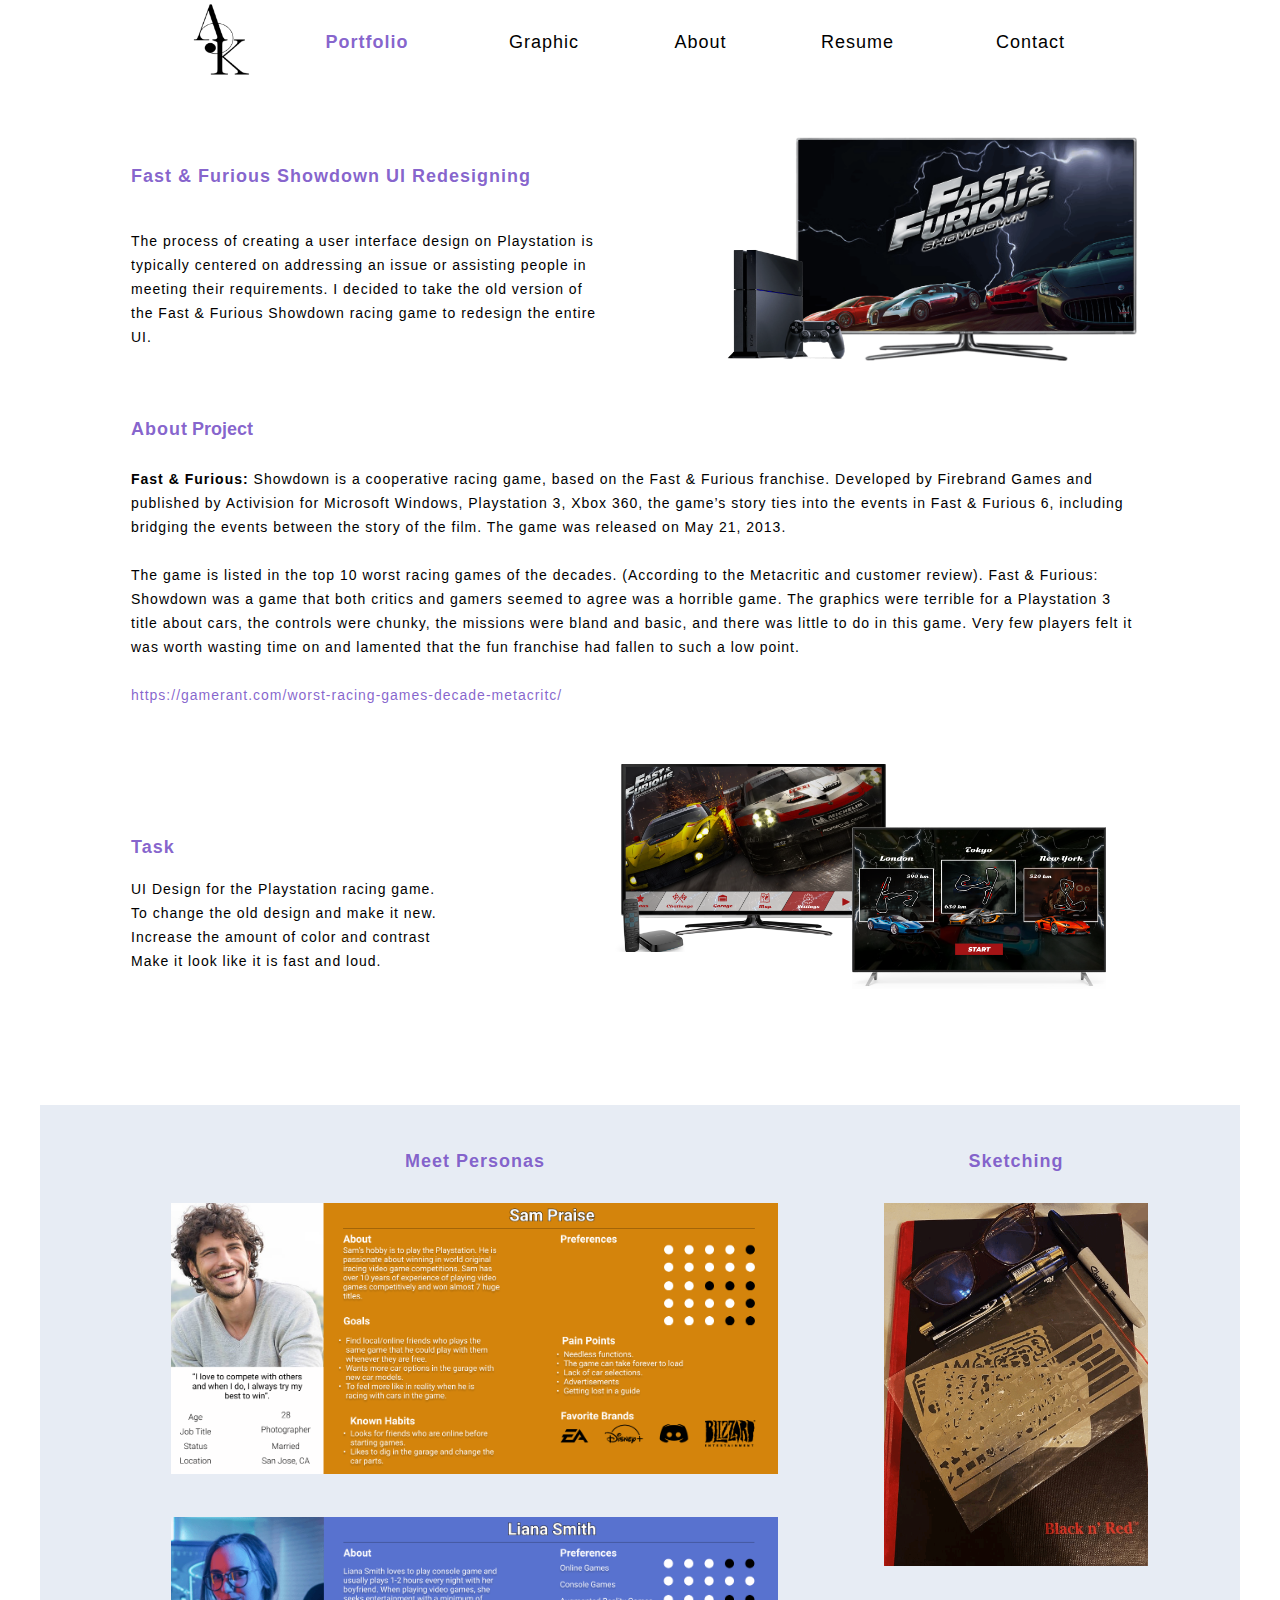
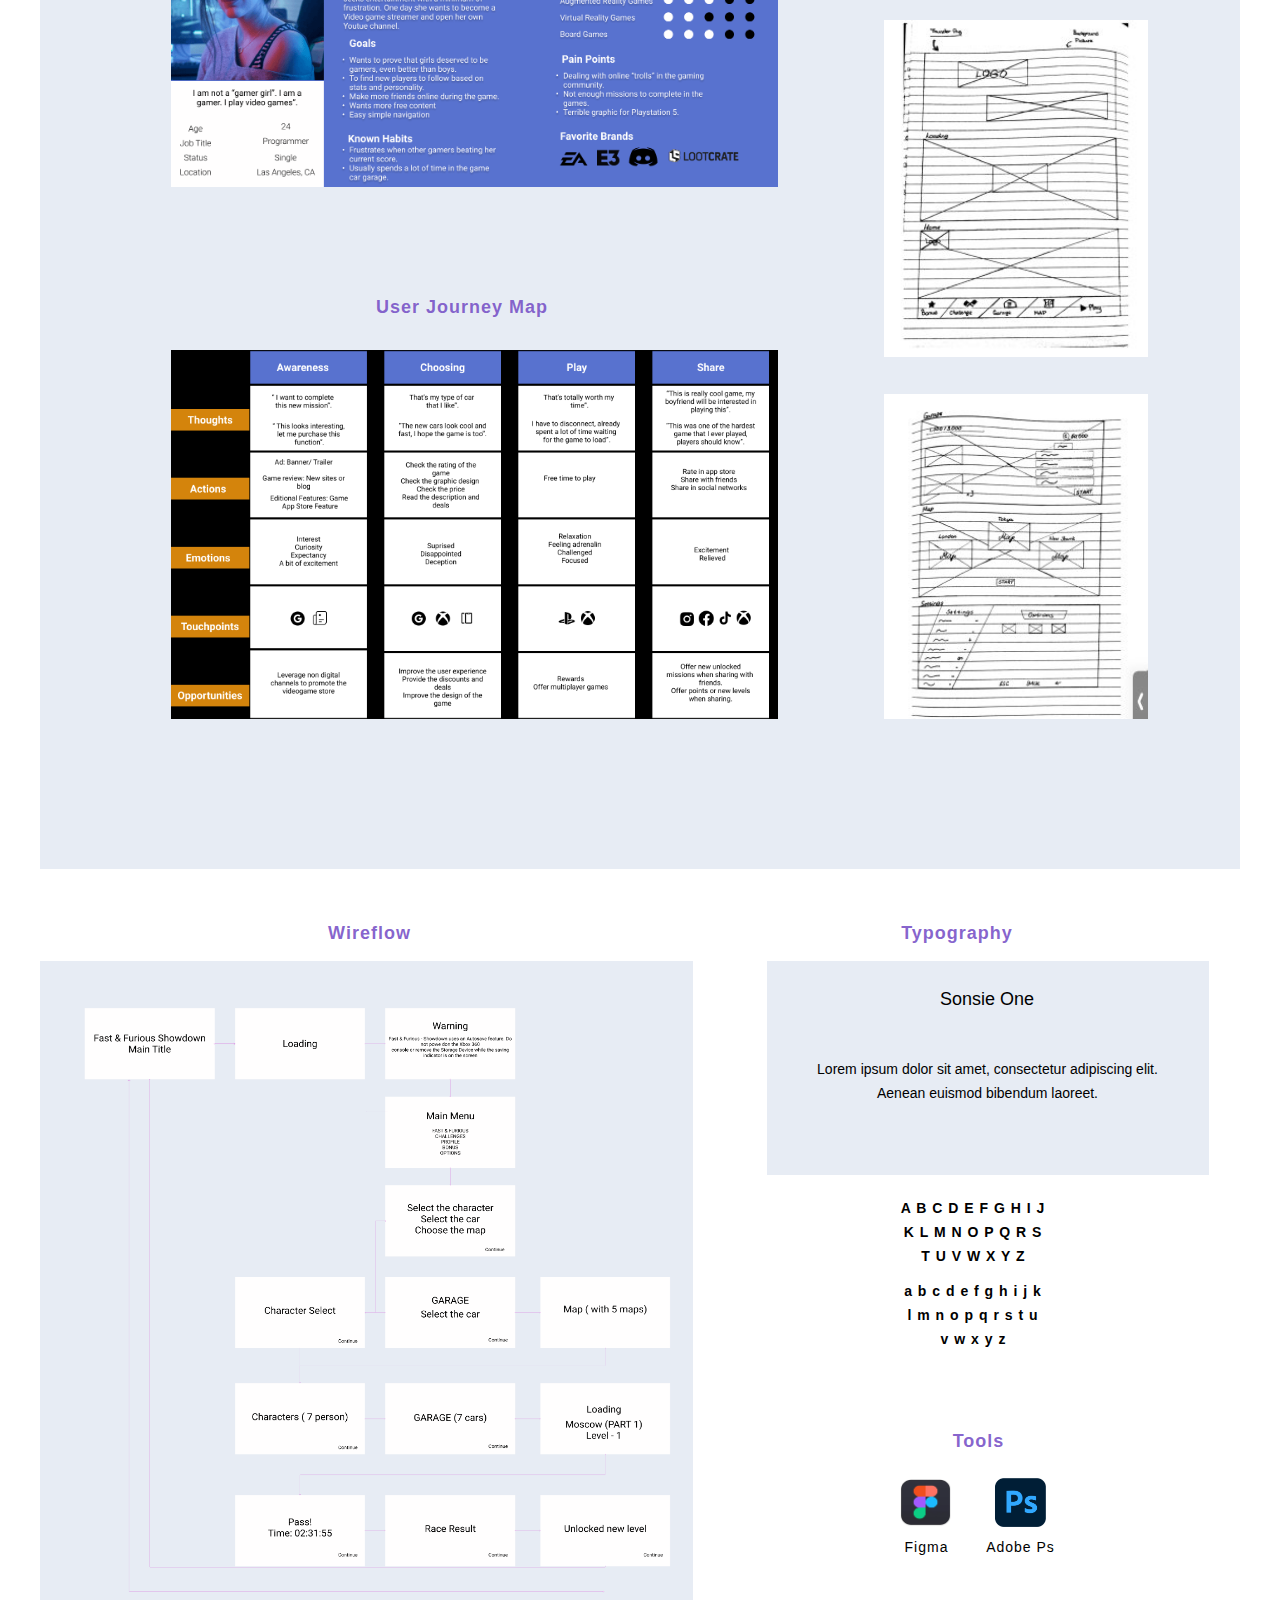
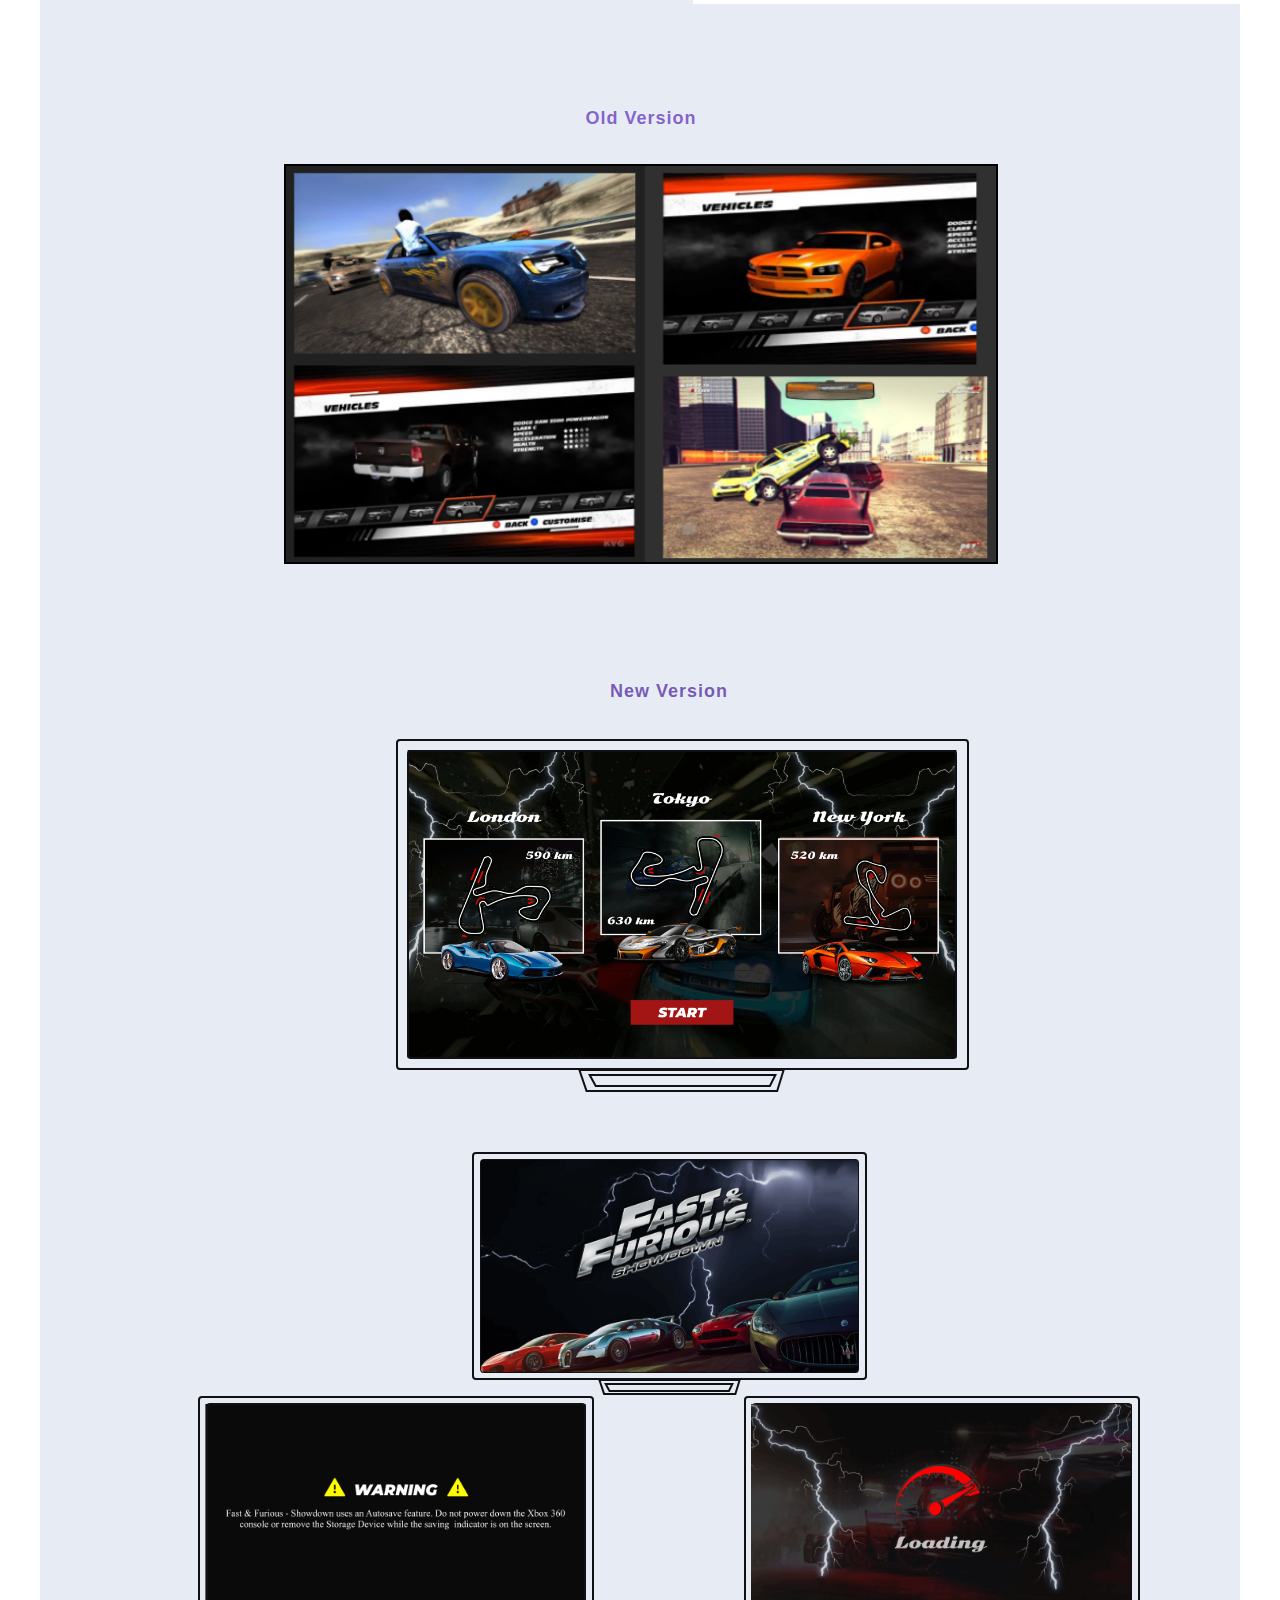
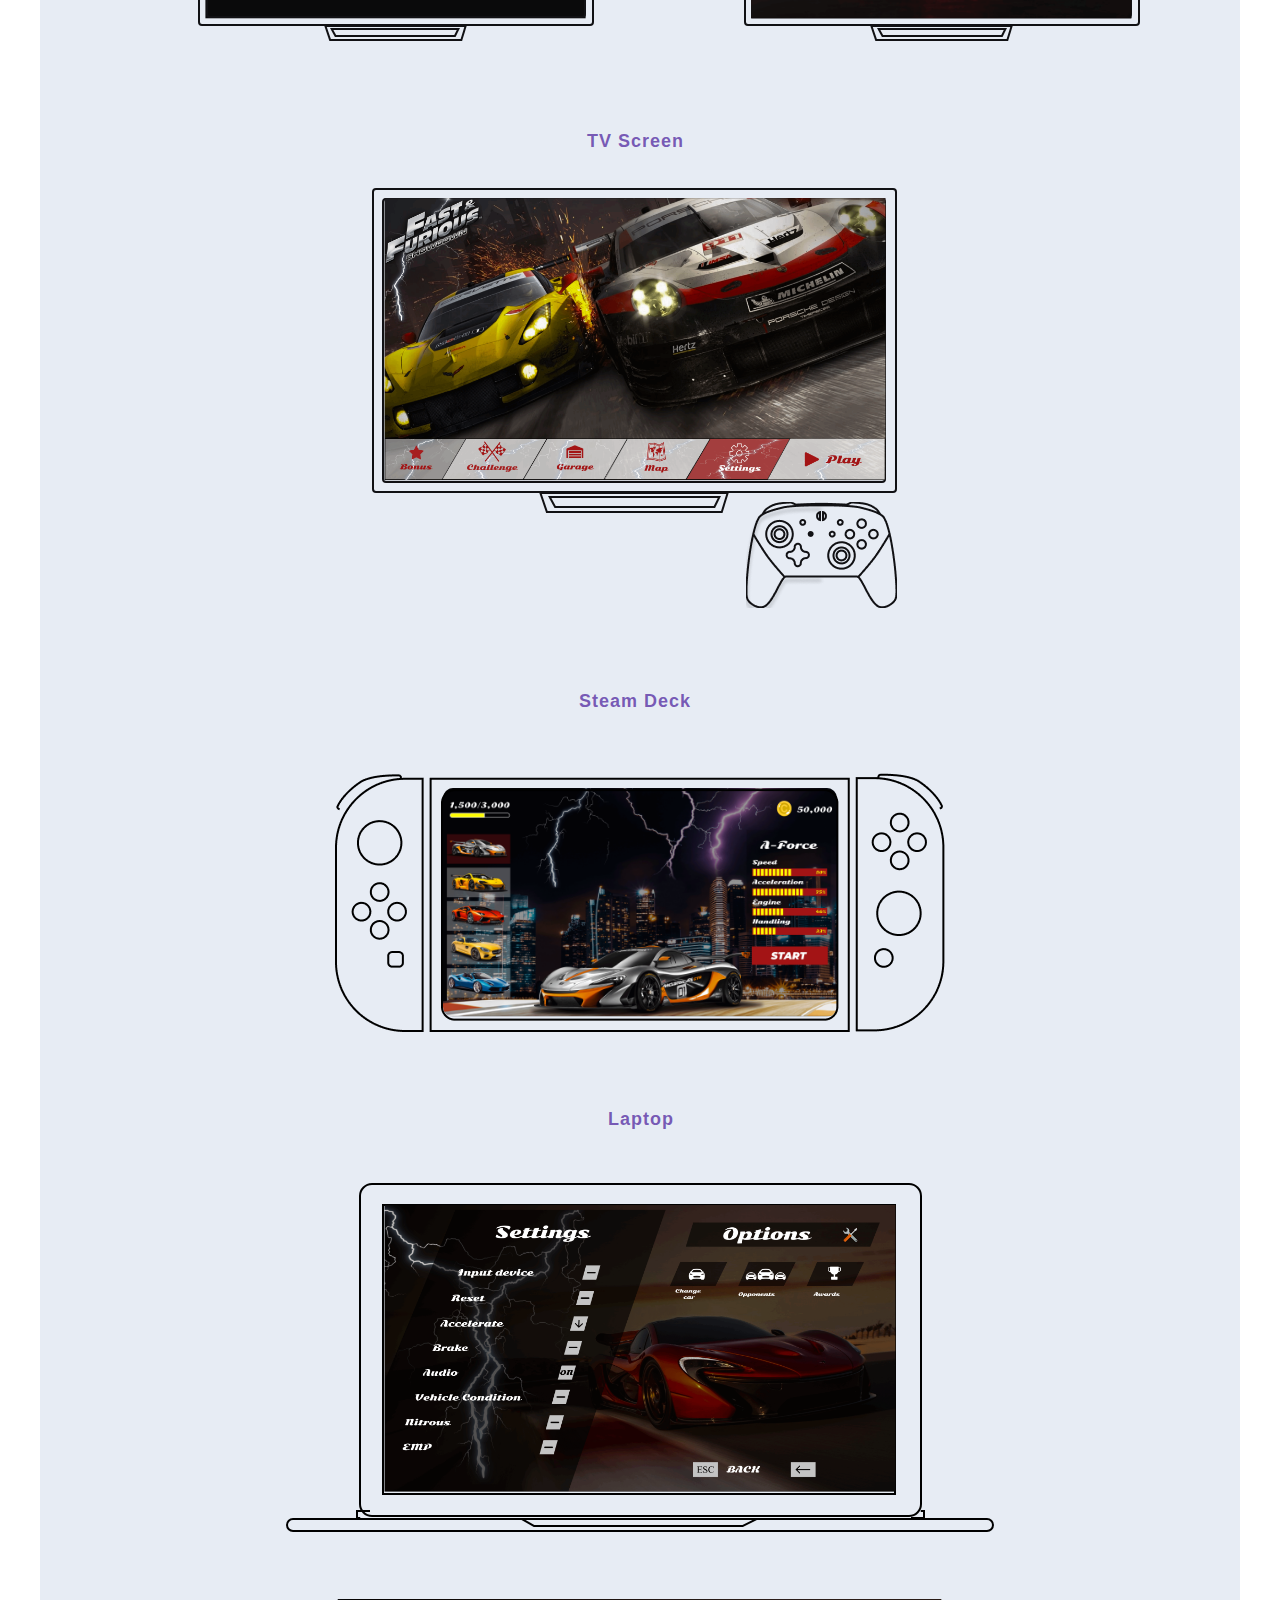
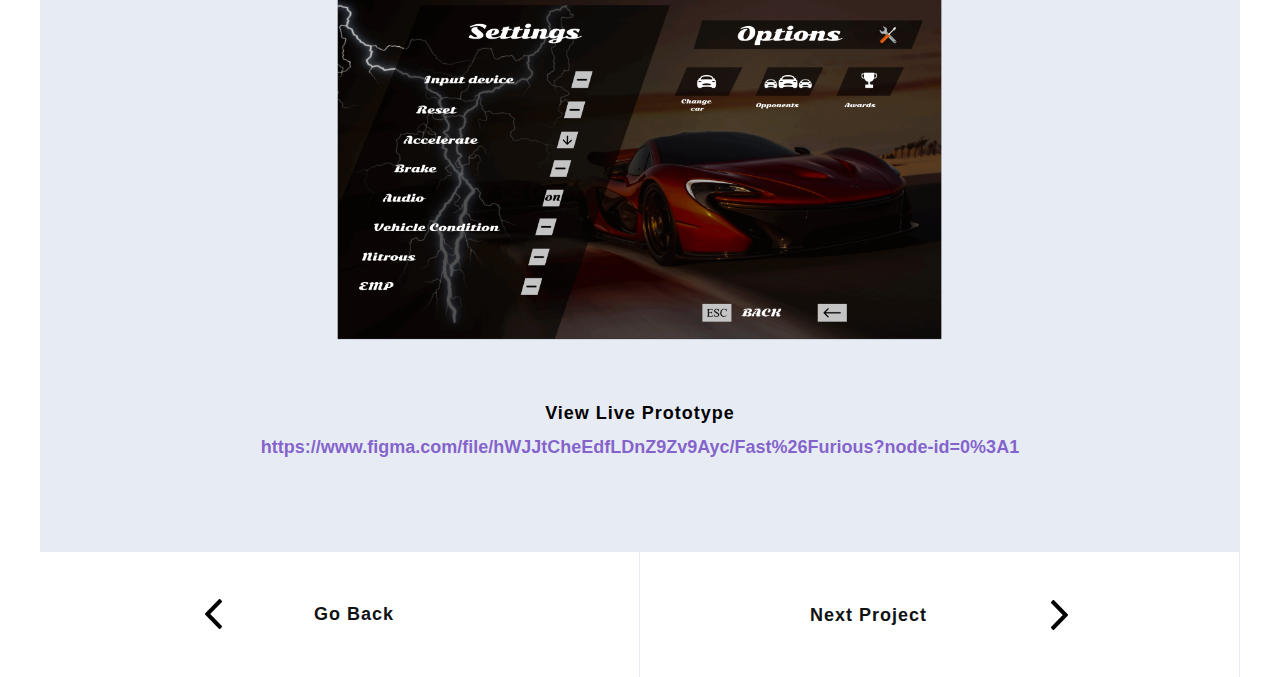
<file: racing.html>
﻿<!DOCTYPE html>
<html>
  <head>
    <title>Racing</title>
    <meta http-equiv="X-UA-Compatible" content="IE=edge"/>
    <meta http-equiv="content-type" content="text/html; charset=utf-8"/>
    <link href="resources/css/axure_rp_page.css" type="text/css" rel="stylesheet"/>
    <link href="data/styles.css" type="text/css" rel="stylesheet"/>
    <link href="files/racing/styles.css" type="text/css" rel="stylesheet"/>
    <link href="" type="text/css" rel="stylesheet"/>
    <script src="resources/scripts/jquery-3.2.1.min.js"></script>
    <script src="resources/scripts/axure/axQuery.js"></script>
    <script src="resources/scripts/axure/globals.js"></script>
    <script src="resources/scripts/axutils.js"></script>
    <script src="resources/scripts/axure/annotation.js"></script>
    <script src="resources/scripts/axure/axQuery.std.js"></script>
    <script src="resources/scripts/axure/doc.js"></script>
    <script src="resources/scripts/messagecenter.js"></script>
    <script src="resources/scripts/axure/events.js"></script>
    <script src="resources/scripts/axure/recording.js"></script>
    <script src="resources/scripts/axure/action.js"></script>
    <script src="resources/scripts/axure/expr.js"></script>
    <script src="resources/scripts/axure/geometry.js"></script>
    <script src="resources/scripts/axure/flyout.js"></script>
    <script src="resources/scripts/axure/model.js"></script>
    <script src="resources/scripts/axure/repeater.js"></script>
    <script src="resources/scripts/axure/sto.js"></script>
    <script src="resources/scripts/axure/utils.temp.js"></script>
    <script src="resources/scripts/axure/variables.js"></script>
    <script src="resources/scripts/axure/drag.js"></script>
    <script src="resources/scripts/axure/move.js"></script>
    <script src="resources/scripts/axure/visibility.js"></script>
    <script src="resources/scripts/axure/style.js"></script>
    <script src="resources/scripts/axure/adaptive.js"></script>
    <script src="resources/scripts/axure/tree.js"></script>
    <script src="resources/scripts/axure/init.temp.js"></script>
    <script src="resources/scripts/axure/legacy.js"></script>
    <script src="resources/scripts/axure/viewer.js"></script>
    <script src="resources/scripts/axure/math.js"></script>
    <script src="resources/scripts/axure/jquery.nicescroll.min.js"></script>
    <script src="data/document.js"></script>
    <script src="files/racing/data.js"></script>
    <script type="text/javascript">
      $axure.utils.getTransparentGifPath = function() { return 'resources/images/transparent.gif'; };
      $axure.utils.getOtherPath = function() { return 'resources/Other.html'; };
      $axure.utils.getReloadPath = function() { return 'resources/reload.html'; };
    </script>
  </head>
  <body>
    <div id="base" class="">

      <!-- Racing Game (Group) -->
      <div id="u487" class="ax_default" data-label="Racing Game" data-left="0" data-top="0" data-width="1920" data-height="10551">

        <!-- Racing Game BG (Rectangle) -->
        <div id="u488" class="ax_default shape" data-label="Racing Game BG">
          <div id="u488_div" class=""></div>
          <div id="u488_text" class="text " style="display:none; visibility: hidden">
            <p></p>
          </div>
        </div>

        <!-- Rectangle 46 (Rectangle) -->
        <div id="u489" class="ax_default shape" data-label="Rectangle 46">
          <div id="u489_div" class=""></div>
          <div id="u489_text" class="text " style="display:none; visibility: hidden">
            <p></p>
          </div>
        </div>

        <!-- Group 100 (Group) -->
        <div id="u490" class="ax_default" data-label="Group 100" data-left="234" data-top="9528" data-width="1452" data-height="455">

          <!-- Group 110 (Group) -->
          <div id="u491" class="ax_default" data-label="Group 110" data-left="234" data-top="9528" data-width="1452" data-height="455">

            <!-- Unnamed (Rectangle) -->
            <div id="u492" class="ax_default shape">
              <div id="u492_div" class=""></div>
              <div id="u492_text" class="text ">
                <p><span style="letter-spacing:1px;">Lapto</span><span>p</span></p>
              </div>
            </div>

            <!-- Group 97 (Group) -->
            <div id="u493" class="ax_default" data-label="Group 97" data-left="234" data-top="9634" data-width="1452" data-height="349">

              <!-- Group 96 (Group) -->
              <div id="u494" class="ax_default" data-label="Group 96" data-left="234" data-top="9634" data-width="1452" data-height="349">

                <!-- Group 95 (Group) -->
                <div id="u495" class="ax_default" data-label="Group 95" data-left="234" data-top="9634" data-width="708" data-height="349">

                  <!-- Group 94 (Group) -->
                  <div id="u496" class="ax_default" data-label="Group 94" data-left="234" data-top="9634" data-width="708" data-height="349">

                    <!-- Laptop (Group) -->
                    <div id="u497" class="ax_default" data-label="Laptop" data-left="234" data-top="9634" data-width="708" data-height="349">

                      <!-- Outlines (Group) -->
                      <div id="u498" class="ax_default" data-label="Outlines" data-left="234" data-top="9634" data-width="708" data-height="349">

                        <!-- Rectangle (Shape) -->
                        <div id="u499" class="ax_default shape" data-label="Rectangle">
                          <img id="u499_img" class="img " src="images/racing/rectangle_u499.svg"/>
                          <div id="u499_text" class="text " style="display:none; visibility: hidden">
                            <p></p>
                          </div>
                        </div>

                        <!-- Rectangle (Shape) -->
                        <div id="u500" class="ax_default shape" data-label="Rectangle">
                          <img id="u500_img" class="img " src="images/racing/rectangle_u499.svg"/>
                          <div id="u500_text" class="text " style="display:none; visibility: hidden">
                            <p></p>
                          </div>
                        </div>

                        <!-- Rectangle (Rectangle) -->
                        <div id="u501" class="ax_default shape" data-label="Rectangle">
                          <div id="u501_div" class=""></div>
                          <div id="u501_text" class="text " style="display:none; visibility: hidden">
                            <p></p>
                          </div>
                        </div>

                        <!-- Rectangle (Rectangle) -->
                        <div id="u502" class="ax_default shape" data-label="Rectangle">
                          <div id="u502_div" class=""></div>
                          <div id="u502_text" class="text " style="display:none; visibility: hidden">
                            <p></p>
                          </div>
                        </div>

                        <!-- Rectangle (Rectangle) -->
                        <div id="u503" class="ax_default shape" data-label="Rectangle">
                          <div id="u503_div" class=""></div>
                          <div id="u503_text" class="text " style="display:none; visibility: hidden">
                            <p></p>
                          </div>
                        </div>

                        <!-- Rectangle (Shape) -->
                        <div id="u504" class="ax_default shape" data-label="Rectangle">
                          <img id="u504_img" class="img " src="images/racing/rectangle_u504.svg"/>
                          <div id="u504_text" class="text " style="display:none; visibility: hidden">
                            <p></p>
                          </div>
                        </div>
                      </div>
                    </div>

                    <!-- Frame 7 1 (Rectangle) -->
                    <div id="u505" class="ax_default shape" data-label="Frame 7 1">
                      <div id="u505_div" class=""></div>
                      <div id="u505_text" class="text " style="display:none; visibility: hidden">
                        <p></p>
                      </div>
                    </div>
                  </div>
                </div>

                <!-- Frame 7 2 (Rectangle) -->
                <div id="u506" class="ax_default shape" data-label="Frame 7 2">
                  <div id="u506_div" class=""></div>
                  <div id="u506_text" class="text " style="display:none; visibility: hidden">
                    <p></p>
                  </div>
                </div>
              </div>
            </div>
          </div>
        </div>

        <!-- Rectangle 49 (Rectangle) -->
        <div id="u507" class="ax_default shape" data-label="Rectangle 49">
          <div id="u507_div" class=""></div>
          <div id="u507_text" class="text " style="display:none; visibility: hidden">
            <p></p>
          </div>
        </div>

        <!-- Group 125 (Group) -->
        <div id="u508" class="ax_default" data-label="Group 125" data-left="146" data-top="2059" data-width="1654" data-height="2357">

          <!-- Unnamed (Rectangle) -->
          <div id="u509" class="ax_default shape">
            <div id="u509_div" class=""></div>
            <div id="u509_text" class="text ">
              <p><span style="letter-spacing:1px;">Meet Persona</span><span>s</span></p>
            </div>
          </div>

          <!-- Unnamed (Rectangle) -->
          <div id="u510" class="ax_default shape">
            <div id="u510_div" class=""></div>
            <div id="u510_text" class="text ">
              <p><span style="letter-spacing:1px;">User Journey Ma</span><span>p</span></p>
            </div>
          </div>

          <!-- Unnamed (Rectangle) -->
          <div id="u511" class="ax_default shape">
            <div id="u511_div" class=""></div>
            <div id="u511_text" class="text ">
              <p><span style="letter-spacing:1px;">Tool</span><span>s</span></p>
            </div>
          </div>

          <!-- Group 70 (Group) -->
          <div id="u512" class="ax_default" data-label="Group 70" data-left="146" data-top="2178" data-width="1129" data-height="1074">

            <!-- Persona 1 3 (Rectangle) -->
            <div id="u513" class="ax_default shape" data-label="Persona 1 3">
              <div id="u513_div" class=""></div>
              <div id="u513_text" class="text " style="display:none; visibility: hidden">
                <p></p>
              </div>
            </div>

            <!-- Persona 2 1 (Rectangle) -->
            <div id="u514" class="ax_default shape" data-label="Persona 2 1">
              <div id="u514_div" class=""></div>
              <div id="u514_text" class="text " style="display:none; visibility: hidden">
                <p></p>
              </div>
            </div>
          </div>

          <!-- Journey Map 1 (Rectangle) -->
          <div id="u515" class="ax_default shape" data-label="Journey Map 1">
            <div id="u515_div" class=""></div>
            <div id="u515_text" class="text " style="display:none; visibility: hidden">
              <p></p>
            </div>
          </div>

          <!-- Group 71 (Group) -->
          <div id="u516" class="ax_default" data-label="Group 71" data-left="1466" data-top="2169" data-width="282" data-height="212">

            <!-- Unnamed (Rectangle) -->
            <div id="u517" class="ax_default shape">
              <div id="u517_div" class=""></div>
              <div id="u517_text" class="text ">
                <p><span style="letter-spacing:1px;">Figm</span><span>a</span></p>
              </div>
            </div>

            <!-- Unnamed (Rectangle) -->
            <div id="u518" class="ax_default shape">
              <div id="u518_div" class=""></div>
              <div id="u518_text" class="text ">
                <p style="font-size:25px;"><span style="letter-spacing:1px;">Adobe</span><span style="font-size:20px;letter-spacing:1px;"> </span><span style="letter-spacing:1px;">P</span><span>s</span></p>
              </div>
            </div>

            <!-- image 11 (Image) -->
            <div id="u519" class="ax_default image" data-label="image 11">
              <img id="u519_img" class="img " src="images/airfare/image_11_u211.png"/>
              <div id="u519_text" class="text " style="display:none; visibility: hidden">
                <p></p>
              </div>
            </div>

            <!-- image 47 (Image) -->
            <div id="u520" class="ax_default image" data-label="image 47">
              <img id="u520_img" class="img " src="images/green_diet/image_47_u465.png"/>
              <div id="u520_text" class="text " style="display:none; visibility: hidden">
                <p></p>
              </div>
            </div>
          </div>
        </div>

        <!-- Group 124 (Group) -->
        <div id="u521" class="ax_default" data-label="Group 124" data-left="191" data-top="2653" data-width="1672" data-height="4480">

          <!-- Unnamed (Rectangle) -->
          <div id="u522" class="ax_default shape">
            <div id="u522_div" class=""></div>
            <div id="u522_text" class="text ">
              <p><span style="letter-spacing:1px;">Sketchin</span><span>g</span></p>
            </div>
          </div>

          <!-- Group 98 (Group) -->
          <div id="u523" class="ax_default" data-label="Group 98" data-left="1351" data-top="2653" data-width="512" data-height="599">

            <!-- Unnamed (Rectangle) -->
            <div id="u524" class="ax_default shape">
              <div id="u524_div" class=""></div>
              <div id="u524_text" class="text ">
                <p><span style="letter-spacing:1px;">Typograph</span><span>y</span></p>
              </div>
            </div>

            <!-- Unnamed (Group) -->
            <div id="u525" class="ax_default" data-left="1351" data-top="2750" data-width="512" data-height="502">

              <!-- Rectangle 26 (Rectangle) -->
              <div id="u526" class="ax_default shape" data-label="Rectangle 26">
                <div id="u526_div" class=""></div>
                <div id="u526_text" class="text " style="display:none; visibility: hidden">
                  <p></p>
                </div>
              </div>

              <!-- Unnamed (Rectangle) -->
              <div id="u527" class="ax_default shape">
                <div id="u527_div" class=""></div>
                <div id="u527_text" class="text ">
                  <p><span>Lorem ipsum dolor sit amet, consectetur adipiscing elit. Aenean euismod bibendum laoreet. </span></p>
                </div>
              </div>

              <!-- Unnamed (Rectangle) -->
              <div id="u528" class="ax_default shape">
                <div id="u528_div" class=""></div>
                <div id="u528_text" class="text ">
                  <p><span>Sonsie One</span></p>
                </div>
              </div>

              <!-- Unnamed (Rectangle) -->
              <div id="u529" class="ax_default shape">
                <div id="u529_div" class=""></div>
                <div id="u529_text" class="text ">
                  <p><span style="letter-spacing:1px;">A B C D E F G H I J</span></p><p><span style="letter-spacing:1px;">K L M N O P Q R S</span></p><p><span style="letter-spacing:1px;">T U V W X Y </span><span>Z</span></p>
                </div>
              </div>

              <!-- Unnamed (Rectangle) -->
              <div id="u530" class="ax_default shape">
                <div id="u530_div" class=""></div>
                <div id="u530_text" class="text ">
                  <p><span style="letter-spacing:1px;">a b c d e f g h i j k </span></p><p><span style="letter-spacing:1px;">l m n o p q r s t u</span></p><p><span style="letter-spacing:1px;">v w x y </span><span>z</span></p>
                </div>
              </div>
            </div>
          </div>

          <!-- Group 72 (Group) -->
          <div id="u531" class="ax_default" data-label="Group 72" data-left="259" data-top="6619" data-width="1404" data-height="514">

            <!-- image 51 (Rectangle) -->
            <div id="u532" class="ax_default shape" data-label="image 51">
              <div id="u532_div" class=""></div>
              <div id="u532_text" class="text " style="display:none; visibility: hidden">
                <p></p>
              </div>
            </div>

            <!-- image 50 (Rectangle) -->
            <div id="u533" class="ax_default shape" data-label="image 50">
              <div id="u533_div" class=""></div>
              <div id="u533_text" class="text " style="display:none; visibility: hidden">
                <p></p>
              </div>
            </div>

            <!-- image 52 (Rectangle) -->
            <div id="u534" class="ax_default shape" data-label="image 52">
              <div id="u534_div" class=""></div>
              <div id="u534_text" class="text " style="display:none; visibility: hidden">
                <p></p>
              </div>
            </div>
          </div>

          <!-- Group 73 (Group) -->
          <div id="u535" class="ax_default" data-label="Group 73" data-left="191" data-top="4728" data-width="1541" data-height="1640">

            <!-- Group 99 (Group) -->
            <div id="u536" class="ax_default" data-label="Group 99" data-left="191" data-top="4728" data-width="1541" data-height="1640">

              <!-- Unnamed (Rectangle) -->
              <div id="u537" class="ax_default shape">
                <div id="u537_div" class=""></div>
                <div id="u537_text" class="text ">
                  <p><span style="letter-spacing:1px;">Wireflo</span><span>w</span></p>
                </div>
              </div>

              <!-- Frame 16 (5) 1 (Image) -->
              <div id="u538" class="ax_default image" data-label="Frame 16 (5) 1">
                <img id="u538_img" class="img " src="images/racing/frame_16__5__1_u538.png"/>
                <div id="u538_text" class="text " style="display:none; visibility: hidden">
                  <p></p>
                </div>
              </div>
            </div>
          </div>
        </div>

        <!-- Group 103 (Group) -->
        <div id="u539" class="ax_default" data-label="Group 103" data-left="497" data-top="7444" data-width="927" data-height="642">

          <!-- Unnamed (Rectangle) -->
          <div id="u540" class="ax_default shape">
            <div id="u540_div" class=""></div>
            <div id="u540_text" class="text ">
              <p><span style="letter-spacing:1px;">Old Versio</span><span>n</span></p>
            </div>
          </div>

          <!-- pics the old 1 (Rectangle) -->
          <div id="u541" class="ax_default shape" data-label="pics the old 1">
            <div id="u541_div" class=""></div>
            <div id="u541_text" class="text " style="display:none; visibility: hidden">
              <p></p>
            </div>
          </div>
        </div>

        <!-- Group 102 (Group) -->
        <div id="u542" class="ax_default" data-label="Group 102" data-left="181" data-top="8243" data-width="1558" data-height="605">

          <!-- Unnamed (Rectangle) -->
          <div id="u543" class="ax_default shape">
            <div id="u543_div" class=""></div>
            <div id="u543_text" class="text ">
              <p><span style="letter-spacing:1px;">New Versio</span><span>n</span></p>
            </div>
          </div>

          <!-- Group 91 (Group) -->
          <div id="u544" class="ax_default" data-label="Group 91" data-left="181" data-top="8359" data-width="1558" data-height="489">

            <!-- Group 92 (Group) -->
            <div id="u545" class="ax_default" data-label="Group 92" data-left="181" data-top="8359" data-width="1558" data-height="489">

              <!-- Group 90 (Group) -->
              <div id="u546" class="ax_default" data-label="Group 90" data-left="181" data-top="8359" data-width="942" data-height="489">

                <!-- Group 89 (Group) -->
                <div id="u547" class="ax_default" data-label="Group 89" data-left="181" data-top="8359" data-width="942" data-height="489">

                  <!-- Group 84 (Group) -->
                  <div id="u548" class="ax_default" data-label="Group 84" data-left="727" data-top="8603" data-width="396" data-height="245">

                    <!-- Group 82 (Group) -->
                    <div id="u549" class="ax_default" data-label="Group 82" data-left="727" data-top="8603" data-width="396" data-height="245">

                      <!-- Frame 2 3 (Rectangle) -->
                      <div id="u550" class="ax_default shape" data-label="Frame 2 3">
                        <div id="u550_div" class=""></div>
                        <div id="u550_text" class="text " style="display:none; visibility: hidden">
                          <p></p>
                        </div>
                      </div>

                      <!-- Frame 2 4 (Rectangle) -->
                      <div id="u551" class="ax_default shape" data-label="Frame 2 4">
                        <div id="u551_div" class=""></div>
                        <div id="u551_text" class="text " style="display:none; visibility: hidden">
                          <p></p>
                        </div>
                      </div>

                      <!-- Group 76 (Group) -->
                      <div id="u552" class="ax_default" data-label="Group 76" data-left="727" data-top="8603" data-width="396" data-height="245">

                        <!-- TV (Group) -->
                        <div id="u553" class="ax_default" data-label="TV" data-left="727" data-top="8603" data-width="396" data-height="245">

                          <!-- Outlines (Group) -->
                          <div id="u554" class="ax_default" data-label="Outlines" data-left="727" data-top="8603" data-width="396" data-height="245">

                            <!-- Rectangle (Rectangle) -->
                            <div id="u555" class="ax_default shape" data-label="Rectangle">
                              <div id="u555_div" class=""></div>
                              <div id="u555_text" class="text " style="display:none; visibility: hidden">
                                <p></p>
                              </div>
                            </div>

                            <!-- Rectangle (Shape) -->
                            <div id="u556" class="ax_default shape" data-label="Rectangle">
                              <img id="u556_img" class="img " src="images/racing/rectangle_u556.svg"/>
                              <div id="u556_text" class="text " style="display:none; visibility: hidden">
                                <p></p>
                              </div>
                            </div>

                            <!-- Rectangle (Shape) -->
                            <div id="u557" class="ax_default shape" data-label="Rectangle">
                              <img id="u557_img" class="img " src="images/racing/rectangle_u557.svg"/>
                              <div id="u557_text" class="text " style="display:none; visibility: hidden">
                                <p></p>
                              </div>
                            </div>

                            <!-- Rectangle (Rectangle) -->
                            <div id="u558" class="ax_default shape" data-label="Rectangle">
                              <div id="u558_div" class=""></div>
                              <div id="u558_text" class="text " style="display:none; visibility: hidden">
                                <p></p>
                              </div>
                            </div>
                          </div>
                        </div>
                      </div>

                      <!-- Frame 3 1 (Rectangle) -->
                      <div id="u559" class="ax_default shape" data-label="Frame 3 1">
                        <div id="u559_div" class=""></div>
                        <div id="u559_text" class="text " style="display:none; visibility: hidden">
                          <p></p>
                        </div>
                      </div>
                    </div>
                  </div>

                  <!-- Group 74 (Group) -->
                  <div id="u560" class="ax_default" data-label="Group 74" data-left="455" data-top="8359" data-width="395" data-height="243">

                    <!-- TV (Group) -->
                    <div id="u561" class="ax_default" data-label="TV" data-left="455" data-top="8359" data-width="395" data-height="243">

                      <!-- Outlines (Group) -->
                      <div id="u562" class="ax_default" data-label="Outlines" data-left="455" data-top="8359" data-width="395" data-height="243">

                        <!-- Rectangle (Rectangle) -->
                        <div id="u563" class="ax_default shape" data-label="Rectangle">
                          <div id="u563_div" class=""></div>
                          <div id="u563_text" class="text " style="display:none; visibility: hidden">
                            <p></p>
                          </div>
                        </div>

                        <!-- Rectangle (Shape) -->
                        <div id="u564" class="ax_default shape" data-label="Rectangle">
                          <img id="u564_img" class="img " src="images/racing/rectangle_u556.svg"/>
                          <div id="u564_text" class="text " style="display:none; visibility: hidden">
                            <p></p>
                          </div>
                        </div>

                        <!-- Rectangle (Shape) -->
                        <div id="u565" class="ax_default shape" data-label="Rectangle">
                          <img id="u565_img" class="img " src="images/racing/rectangle_u557.svg"/>
                          <div id="u565_text" class="text " style="display:none; visibility: hidden">
                            <p></p>
                          </div>
                        </div>

                        <!-- Rectangle (Rectangle) -->
                        <div id="u566" class="ax_default shape" data-label="Rectangle">
                          <div id="u566_div" class=""></div>
                          <div id="u566_text" class="text " style="display:none; visibility: hidden">
                            <p></p>
                          </div>
                        </div>
                      </div>
                    </div>

                    <!-- Frame 1 7 (Rectangle) -->
                    <div id="u567" class="ax_default shape" data-label="Frame 1 7">
                      <div id="u567_div" class=""></div>
                      <div id="u567_text" class="text " style="display:none; visibility: hidden">
                        <p></p>
                      </div>
                    </div>
                  </div>

                  <!-- Group 83 (Group) -->
                  <div id="u568" class="ax_default" data-label="Group 83" data-left="181" data-top="8603" data-width="396" data-height="245">

                    <!-- Frame 2 1 (Rectangle) -->
                    <div id="u569" class="ax_default shape" data-label="Frame 2 1">
                      <div id="u569_div" class=""></div>
                      <div id="u569_text" class="text " style="display:none; visibility: hidden">
                        <p></p>
                      </div>
                    </div>

                    <!-- Frame 2 2 (Rectangle) -->
                    <div id="u570" class="ax_default shape" data-label="Frame 2 2">
                      <div id="u570_div" class=""></div>
                      <div id="u570_text" class="text " style="display:none; visibility: hidden">
                        <p></p>
                      </div>
                    </div>

                    <!-- Group 75 (Group) -->
                    <div id="u571" class="ax_default" data-label="Group 75" data-left="181" data-top="8603" data-width="396" data-height="245">

                      <!-- TV (Group) -->
                      <div id="u572" class="ax_default" data-label="TV" data-left="181" data-top="8603" data-width="396" data-height="245">

                        <!-- Outlines (Group) -->
                        <div id="u573" class="ax_default" data-label="Outlines" data-left="181" data-top="8603" data-width="396" data-height="245">

                          <!-- Rectangle (Rectangle) -->
                          <div id="u574" class="ax_default shape" data-label="Rectangle">
                            <div id="u574_div" class=""></div>
                            <div id="u574_text" class="text " style="display:none; visibility: hidden">
                              <p></p>
                            </div>
                          </div>

                          <!-- Rectangle (Shape) -->
                          <div id="u575" class="ax_default shape" data-label="Rectangle">
                            <img id="u575_img" class="img " src="images/racing/rectangle_u556.svg"/>
                            <div id="u575_text" class="text " style="display:none; visibility: hidden">
                              <p></p>
                            </div>
                          </div>

                          <!-- Rectangle (Shape) -->
                          <div id="u576" class="ax_default shape" data-label="Rectangle">
                            <img id="u576_img" class="img " src="images/racing/rectangle_u557.svg"/>
                            <div id="u576_text" class="text " style="display:none; visibility: hidden">
                              <p></p>
                            </div>
                          </div>

                          <!-- Rectangle (Rectangle) -->
                          <div id="u577" class="ax_default shape" data-label="Rectangle">
                            <div id="u577_div" class=""></div>
                            <div id="u577_text" class="text " style="display:none; visibility: hidden">
                              <p></p>
                            </div>
                          </div>
                        </div>
                      </div>
                    </div>
                  </div>
                </div>
              </div>

              <!-- Group 86 (Group) -->
              <div id="u578" class="ax_default" data-label="Group 86" data-left="1166" data-top="8417" data-width="573" data-height="353">

                <!-- Frame 6 1 (Rectangle) -->
                <div id="u579" class="ax_default shape" data-label="Frame 6 1">
                  <div id="u579_div" class=""></div>
                  <div id="u579_text" class="text " style="display:none; visibility: hidden">
                    <p></p>
                  </div>
                </div>

                <!-- Group 79 (Group) -->
                <div id="u580" class="ax_default" data-label="Group 79" data-left="1166" data-top="8417" data-width="573" data-height="353">

                  <!-- TV (Group) -->
                  <div id="u581" class="ax_default" data-label="TV" data-left="1166" data-top="8417" data-width="573" data-height="353">

                    <!-- Outlines (Group) -->
                    <div id="u582" class="ax_default" data-label="Outlines" data-left="1166" data-top="8417" data-width="573" data-height="353">

                      <!-- Rectangle (Rectangle) -->
                      <div id="u583" class="ax_default shape" data-label="Rectangle">
                        <div id="u583_div" class=""></div>
                        <div id="u583_text" class="text " style="display:none; visibility: hidden">
                          <p></p>
                        </div>
                      </div>

                      <!-- Rectangle (Shape) -->
                      <div id="u584" class="ax_default shape" data-label="Rectangle">
                        <img id="u584_img" class="img " src="images/racing/rectangle_u584.svg"/>
                        <div id="u584_text" class="text " style="display:none; visibility: hidden">
                          <p></p>
                        </div>
                      </div>

                      <!-- Rectangle (Shape) -->
                      <div id="u585" class="ax_default shape" data-label="Rectangle">
                        <img id="u585_img" class="img " src="images/racing/rectangle_u585.svg"/>
                        <div id="u585_text" class="text " style="display:none; visibility: hidden">
                          <p></p>
                        </div>
                      </div>

                      <!-- Rectangle (Rectangle) -->
                      <div id="u586" class="ax_default shape" data-label="Rectangle">
                        <div id="u586_div" class=""></div>
                        <div id="u586_text" class="text " style="display:none; visibility: hidden">
                          <p></p>
                        </div>
                      </div>
                    </div>
                  </div>
                </div>
              </div>
            </div>
          </div>
        </div>

        <!-- Group 111 (Group) -->
        <div id="u587" class="ax_default" data-label="Group 111" data-left="284" data-top="8930" data-width="1365" data-height="546">

          <!-- Group 101 (Group) -->
          <div id="u588" class="ax_default" data-label="Group 101" data-left="284" data-top="8930" data-width="1365" data-height="546">

            <!-- Unnamed (Rectangle) -->
            <div id="u589" class="ax_default shape">
              <div id="u589_div" class=""></div>
              <div id="u589_text" class="text ">
                <p><span style="letter-spacing:1px;">TV Scree</span><span>n</span></p>
              </div>
            </div>

            <!-- Unnamed (Rectangle) -->
            <div id="u590" class="ax_default shape">
              <div id="u590_div" class=""></div>
              <div id="u590_text" class="text ">
                <p><span style="letter-spacing:1px;">Steam Dec</span><span>k</span></p>
              </div>
            </div>

            <!-- Group 85 (Group) -->
            <div id="u591" class="ax_default" data-label="Group 85" data-left="284" data-top="9056" data-width="525" data-height="325">

              <!-- Group 77 (Group) -->
              <div id="u592" class="ax_default" data-label="Group 77" data-left="284" data-top="9056" data-width="525" data-height="325">

                <!-- TV (Group) -->
                <div id="u593" class="ax_default" data-label="TV" data-left="284" data-top="9056" data-width="525" data-height="325">

                  <!-- Outlines (Group) -->
                  <div id="u594" class="ax_default" data-label="Outlines" data-left="284" data-top="9056" data-width="525" data-height="325">

                    <!-- Rectangle (Rectangle) -->
                    <div id="u595" class="ax_default shape" data-label="Rectangle">
                      <div id="u595_div" class=""></div>
                      <div id="u595_text" class="text " style="display:none; visibility: hidden">
                        <p></p>
                      </div>
                    </div>

                    <!-- Rectangle (Shape) -->
                    <div id="u596" class="ax_default shape" data-label="Rectangle">
                      <img id="u596_img" class="img " src="images/racing/rectangle_u596.svg"/>
                      <div id="u596_text" class="text " style="display:none; visibility: hidden">
                        <p></p>
                      </div>
                    </div>

                    <!-- Rectangle (Shape) -->
                    <div id="u597" class="ax_default shape" data-label="Rectangle">
                      <img id="u597_img" class="img " src="images/racing/rectangle_u597.svg"/>
                      <div id="u597_text" class="text " style="display:none; visibility: hidden">
                        <p></p>
                      </div>
                    </div>

                    <!-- Rectangle (Rectangle) -->
                    <div id="u598" class="ax_default shape" data-label="Rectangle">
                      <div id="u598_div" class=""></div>
                      <div id="u598_text" class="text " style="display:none; visibility: hidden">
                        <p></p>
                      </div>
                    </div>
                  </div>
                </div>
              </div>

              <!--  21 (Rectangle) -->
              <div id="u599" class="ax_default shape" data-label="&nbsp;21">
                <div id="u599_div" class=""></div>
                <div id="u599_text" class="text " style="display:none; visibility: hidden">
                  <p></p>
                </div>
              </div>
            </div>

            <!-- Pro Controller (Group) -->
            <div id="u600" class="ax_default" data-label="Pro Controller" data-left="658" data-top="9370" data-width="151" data-height="106">

              <!-- Unnamed (Image) -->
              <div id="u601" class="ax_default image">
                <img id="u601_img" class="img " src="images/racing/u601.png"/>
                <div id="u601_text" class="text " style="display:none; visibility: hidden">
                  <p></p>
                </div>
              </div>
            </div>

            <!-- Group 93 (Group) -->
            <div id="u602" class="ax_default" data-label="Group 93" data-left="1039" data-top="9091" data-width="610" data-height="259">

              <!-- Group 87 (Group) -->
              <div id="u603" class="ax_default" data-label="Group 87" data-left="1147" data-top="9106" data-width="394" data-height="229">

                <!-- Frame 5 1 (Rectangle) -->
                <div id="u604" class="ax_default shape" data-label="Frame 5 1">
                  <div id="u604_div" class=""></div>
                  <div id="u604_text" class="text " style="display:none; visibility: hidden">
                    <p></p>
                  </div>
                </div>
              </div>

              <!-- Switch (Group) -->
              <div id="u605" class="ax_default" data-label="Switch" data-left="1039" data-top="9091" data-width="610" data-height="259">

                <!-- Outlines (Group) -->
                <div id="u606" class="ax_default" data-label="Outlines" data-left="1039" data-top="9091" data-width="610" data-height="259">

                  <!-- Unnamed (Image) -->
                  <div id="u607" class="ax_default image">
                    <img id="u607_img" class="img " src="images/racing/u607.png"/>
                    <div id="u607_text" class="text " style="display:none; visibility: hidden">
                      <p></p>
                    </div>
                  </div>
                </div>
              </div>
            </div>
          </div>
        </div>

        <!-- Rectangle 49 (Rectangle) -->
        <div id="u608" class="ax_default shape" data-label="Rectangle 49">
          <div id="u608_div" class=""></div>
          <div id="u608_text" class="text " style="display:none; visibility: hidden">
            <p></p>
          </div>
        </div>

        <!-- Group 126 (Group) -->
        <div id="u609" class="ax_default" data-label="Group 126" data-left="146" data-top="219" data-width="1629" data-height="1707">

          <!-- Unnamed (Rectangle) -->
          <div id="u610" class="ax_default shape">
            <div id="u610_div" class=""></div>
            <div id="u610_text" class="text ">
              <p><span style="letter-spacing:1px;">UI Design for the Playstation racing game.</span></p><p><span style="letter-spacing:1px;">To change the old design and make it new.</span></p><p><span style="letter-spacing:1px;">Increase the amount of color and contrast</span></p><p><span style="letter-spacing:1px;">Make it look like it is fast and loud.<br></span><span><br></span></p>
            </div>
          </div>

          <!-- Unnamed (Rectangle) -->
          <div id="u611" class="ax_default shape">
            <div id="u611_div" class=""></div>
            <div id="u611_text" class="text ">
              <p><span style="letter-spacing:1px;">Tas</span><span>k</span></p>
            </div>
          </div>

          <!-- Unnamed (Rectangle) -->
          <div id="u612" class="ax_default shape">
            <div id="u612_div" class=""></div>
            <div id="u612_text" class="text ">
              <p><span style="letter-spacing:1px;">Fast &amp; Furious Showdown UI Redesignin</span><span>g</span></p>
            </div>
          </div>

          <!-- Unnamed (Rectangle) -->
          <div id="u613" class="ax_default shape">
            <div id="u613_div" class=""></div>
            <div id="u613_text" class="text ">
              <p><span style="letter-spacing:1px;">Abou</span><span>t Project</span></p>
            </div>
          </div>

          <!-- Unnamed (Rectangle) -->
          <div id="u614" class="ax_default shape">
            <div id="u614_div" class=""></div>
            <div id="u614_text" class="text ">
              <p><span style="letter-spacing:1px;">The process of creating a user interface design on Playstation is typically centered on addressing an issue or assisting people in meeting their requirements. I decided to take the old version of the Fast &amp; Furious Showdown racing game to redesign the entire UI</span><span>.</span></p>
            </div>
          </div>

          <!-- Group 119 (Group) -->
          <div id="u615" class="ax_default" data-label="Group 119" data-left="1070" data-top="264" data-width="705" data-height="383">

            <!-- Frame 10 1 (Rectangle) -->
            <div id="u616" class="ax_default shape" data-label="Frame 10 1">
              <div id="u616_div" class=""></div>
              <div id="u616_text" class="text " style="display:none; visibility: hidden">
                <p></p>
              </div>
            </div>

            <!-- image 62 (Image) -->
            <div id="u617" class="ax_default image" data-label="image 62">
              <img id="u617_img" class="img " src="images/racing/image_62_u617.png"/>
              <div id="u617_text" class="text " style="display:none; visibility: hidden">
                <p></p>
              </div>
            </div>
          </div>

          <!-- Unnamed (Rectangle) -->
          <div id="u618" class="ax_default shape">
            <div id="u618_div" class=""></div>
            <div id="u618_text" class="text ">
              <p><span style="font-family:&quot;Poppins Bold&quot;, &quot;Poppins&quot;, sans-serif;font-weight:700;letter-spacing:1px;color:#000000;">Fast &amp; Furious:</span><span style="font-family:&quot;Poppins Medium&quot;, &quot;Poppins&quot;, sans-serif;font-weight:500;letter-spacing:1px;color:#000000;"> Showdown is a cooperative racing game, based on the Fast &amp; Furious franchise. Developed by Firebrand Games and published by Activision for Microsoft Windows, Playstation 3, Xbox 360, the game’s story ties into the events in Fast &amp; Furious 6, including bridging the events between the story of the film. The game was released on May 21, 2013.</span></p><p><span style="font-family:&quot;Poppins Medium&quot;, &quot;Poppins&quot;, sans-serif;font-weight:500;letter-spacing:1px;color:#000000;"><br></span></p><p><span style="font-family:&quot;Poppins Medium&quot;, &quot;Poppins&quot;, sans-serif;font-weight:500;letter-spacing:1px;color:#000000;">The game is listed in the top 10 worst racing games of the decades. (According to the Metacritic and customer review). Fast &amp; Furious: Showdown was a game that both critics and gamers seemed to agree was a horrible game. The graphics were terrible for a Playstation 3 title about cars, the controls were chunky, the missions were bland and basic, and there was little to do in this game. Very few players felt it was worth wasting time on and lamented that the fun franchise had fallen to such a low point. </span></p><p><span style="font-family:&quot;Poppins Medium&quot;, &quot;Poppins&quot;, sans-serif;font-weight:500;letter-spacing:1px;color:#000000;"><br></span></p><p><span style="font-family:&quot;Poppins Medium&quot;, &quot;Poppins&quot;, sans-serif;font-weight:500;letter-spacing:1px;color:rgba(118, 80, 198, 0.8784313725490196);">https://gamerant.com/worst-racing-games-decade-metacritc</span><span style="font-family:&quot;Poppins Medium&quot;, &quot;Poppins&quot;, sans-serif;font-weight:500;color:rgba(118, 80, 198, 0.8784313725490196);">/</span></p>
            </div>
          </div>

          <!-- Group 123 (Group) -->
          <div id="u619" class="ax_default" data-label="Group 123" data-left="838" data-top="1506" data-width="928" data-height="420">

            <!-- Group 121 (Group) -->
            <div id="u620" class="ax_default" data-label="Group 121" data-left="838" data-top="1506" data-width="531" data-height="350">

              <!-- Frame 4 1 (Rectangle) -->
              <div id="u621" class="ax_default shape" data-label="Frame 4 1">
                <div id="u621_div" class=""></div>
                <div id="u621_text" class="text " style="display:none; visibility: hidden">
                  <p></p>
                </div>
              </div>

              <!-- image 63 (Rectangle) -->
              <div id="u622" class="ax_default shape" data-label="image 63">
                <div id="u622_div" class=""></div>
                <div id="u622_text" class="text " style="display:none; visibility: hidden">
                  <p></p>
                </div>
              </div>
            </div>

            <!-- Group 122 (Group) -->
            <div id="u623" class="ax_default" data-label="Group 122" data-left="1293" data-top="1624" data-width="473" data-height="268">

              <!--  22 (Rectangle) -->
              <div id="u624" class="ax_default shape" data-label="&nbsp;22">
                <div id="u624_div" class=""></div>
                <div id="u624_text" class="text " style="display:none; visibility: hidden">
                  <p></p>
                </div>
              </div>
            </div>

            <!-- image 65 (Rectangle) -->
            <div id="u625" class="ax_default shape" data-label="image 65">
              <div id="u625_div" class=""></div>
              <div id="u625_text" class="text " style="display:none; visibility: hidden">
                <p></p>
              </div>
            </div>
          </div>
        </div>

        <!-- Group 104 (Group) -->
        <div id="u626" class="ax_default" data-label="Group 104" data-left="265" data-top="12" data-width="1409" data-height="132">

          <!-- AK-2 png 1 (Image) -->
          <div id="u627" class="ax_default image" data-label="AK-2 png 1">
            <img id="u627_img" class="img " src="images/portfolio/ak-2_png_1_u4.png"/>
            <div id="u627_text" class="text " style="display:none; visibility: hidden">
              <p></p>
            </div>
          </div>

          <!-- Unnamed (Rectangle) -->
          <div id="u628" class="ax_default shape">
            <div id="u628_div" class=""></div>
            <div id="u628_text" class="text ">
              <p><span style="letter-spacing:1px;">Portfoli</span><span>o</span></p>
            </div>
          </div>

          <!-- Unnamed (Rectangle) -->
          <div id="u629" class="ax_default shape">
            <div id="u629_div" class=""></div>
            <div id="u629_text" class="text ">
              <p><span style="letter-spacing:1px;">Resum</span><span>e</span></p>
            </div>
          </div>

          <!-- Unnamed (Rectangle) -->
          <div id="u630" class="ax_default shape">
            <div id="u630_div" class=""></div>
            <div id="u630_text" class="text ">
              <p><span style="letter-spacing:1px;">Abou</span><span>t</span></p>
            </div>
          </div>

          <!-- Unnamed (Rectangle) -->
          <div id="u631" class="ax_default shape">
            <div id="u631_div" class=""></div>
            <div id="u631_text" class="text ">
              <p><span style="letter-spacing:1px;">Graphi</span><span>c</span></p>
            </div>
          </div>

          <!-- Unnamed (Rectangle) -->
          <div id="u632" class="ax_default shape">
            <div id="u632_div" class=""></div>
            <div id="u632_text" class="text ">
              <p><span style="letter-spacing:1px;">Contac</span><span>t</span></p>
            </div>
          </div>
        </div>

        <!-- Unnamed (Group) -->
        <div id="u633" class="ax_default" data-left="0" data-top="10351" data-width="960" data-height="200">

          <!-- Background (Rectangle) -->
          <div id="u634" class="ax_default shape" data-label="Background">
            <div id="u634_div" class=""></div>
            <div id="u634_text" class="text " style="display:none; visibility: hidden">
              <p></p>
            </div>
          </div>

          <!-- Unnamed (Group) -->
          <div id="u635" class="ax_default" data-left="345" data-top="10426" data-width="271" data-height="50">

            <!-- Unnamed (Rectangle) -->
            <div id="u636" class="ax_default shape">
              <div id="u636_div" class=""></div>
              <div id="u636_text" class="text ">
                <p><span>Go Back</span></p>
              </div>
            </div>

            <!-- Unnamed (Shape) -->
            <div id="u637" class="ax_default icon">
              <img id="u637_img" class="img " src="images/airfare/u201.svg"/>
              <div id="u637_text" class="text " style="display:none; visibility: hidden">
                <p></p>
              </div>
            </div>
          </div>
        </div>

        <!-- Unnamed (Group) -->
        <div id="u638" class="ax_default" data-left="959" data-top="10351" data-width="960" data-height="200">

          <!-- Background (Rectangle) -->
          <div id="u639" class="ax_default shape" data-label="Background">
            <div id="u639_div" class=""></div>
            <div id="u639_text" class="text " style="display:none; visibility: hidden">
              <p></p>
            </div>
          </div>

          <!-- Unnamed (Group) -->
          <div id="u640" class="ax_default" data-left="1302" data-top="10426" data-width="274" data-height="50">

            <!-- Unnamed (Shape) -->
            <div id="u641" class="ax_default icon">
              <img id="u641_img" class="img " src="images/airfare/u203.svg"/>
              <div id="u641_text" class="text " style="display:none; visibility: hidden">
                <p></p>
              </div>
            </div>

            <!-- Unnamed (Rectangle) -->
            <div id="u642" class="ax_default shape">
              <div id="u642_div" class=""></div>
              <div id="u642_text" class="text ">
                <p><span style="font-family:&quot;Poppins Bold&quot;, &quot;Poppins&quot;, sans-serif;">Next Project </span></p>
              </div>
            </div>
          </div>
        </div>

        <!-- divider (Rectangle) -->
        <div id="u643" class="ax_default shape" data-label="divider">
          <div id="u643_div" class=""></div>
          <div id="u643_text" class="text " style="display:none; visibility: hidden">
            <p></p>
          </div>
        </div>

        <!-- Group 104 (Group) -->
        <div id="u644" class="ax_default ax_default_unplaced" data-label="Group 104" style="display:none; visibility: hidden" data-left="0" data-top="0" data-width="0" data-height="0">

          <!-- AK-2 png 1 (Image) -->
          <div id="u645" class="ax_default image ax_default_unplaced" data-label="AK-2 png 1" style="display:none; visibility: hidden">
            <img id="u645_img" class="img " src="resources/images/transparent.gif"/>
            <div id="u645_text" class="text " style="display:none; visibility: hidden">
              <p></p>
            </div>
          </div>

          <!-- Unnamed (Rectangle) -->
          <div id="u646" class="ax_default shape ax_default_unplaced" style="display:none; visibility: hidden">
            <div id="u646_div" class=""></div>
            <div id="u646_text" class="text ">
              <p><span style="letter-spacing:1px;">Portfoli</span><span>o</span></p>
            </div>
          </div>

          <!-- Unnamed (Rectangle) -->
          <div id="u647" class="ax_default shape ax_default_unplaced" style="display:none; visibility: hidden">
            <div id="u647_div" class=""></div>
            <div id="u647_text" class="text ">
              <p><span style="letter-spacing:1px;">Resum</span><span>e</span></p>
            </div>
          </div>

          <!-- Unnamed (Rectangle) -->
          <div id="u648" class="ax_default shape ax_default_unplaced" style="display:none; visibility: hidden">
            <div id="u648_div" class=""></div>
            <div id="u648_text" class="text ">
              <p><span style="letter-spacing:1px;">Abou</span><span>t</span></p>
            </div>
          </div>

          <!-- Unnamed (Rectangle) -->
          <div id="u649" class="ax_default shape ax_default_unplaced" style="display:none; visibility: hidden">
            <div id="u649_div" class=""></div>
            <div id="u649_text" class="text ">
              <p><span style="letter-spacing:1px;">Graphi</span><span>c</span></p>
            </div>
          </div>

          <!-- Unnamed (Rectangle) -->
          <div id="u650" class="ax_default shape ax_default_unplaced" style="display:none; visibility: hidden">
            <div id="u650_div" class=""></div>
            <div id="u650_text" class="text ">
              <p><span style="letter-spacing:1px;">Contac</span><span>t</span></p>
            </div>
          </div>
        </div>

        <!-- Unnamed (Image) -->
        <div id="u651" class="ax_default image ax_default_unplaced" style="display:none; visibility: hidden">
          <img id="u651_img" class="img " src="resources/images/transparent.gif"/>
          <div id="u651_text" class="text " style="display:none; visibility: hidden">
            <p></p>
          </div>
        </div>

        <!-- Unnamed (Rectangle) -->
        <div id="u652" class="ax_default shape">
          <div id="u652_div" class=""></div>
          <div id="u652_text" class="text ">
            <p><span style="letter-spacing:1px;color:#000000;">View Live Prototype</span></p><p><span style="color:rgba(118, 80, 198, 0.8784313725490196);">https://www.figma.com/file/hWJJtCheEdfLDnZ9Zv9Ayc/Fast%26Furious?node-id=0%3A1</span></p>
          </div>
        </div>

        <!-- Group 104 (Group) -->
        <div id="u653" class="ax_default ax_default_unplaced" data-label="Group 104" style="display:none; visibility: hidden" data-left="0" data-top="0" data-width="0" data-height="0">

          <!-- AK-2 png 1 (Image) -->
          <div id="u654" class="ax_default image ax_default_unplaced" data-label="AK-2 png 1" style="display:none; visibility: hidden">
            <img id="u654_img" class="img " src="resources/images/transparent.gif"/>
            <div id="u654_text" class="text " style="display:none; visibility: hidden">
              <p></p>
            </div>
          </div>

          <!-- Unnamed (Rectangle) -->
          <div id="u655" class="ax_default shape ax_default_unplaced" style="display:none; visibility: hidden">
            <div id="u655_div" class=""></div>
            <div id="u655_text" class="text ">
              <p><span style="letter-spacing:1px;">Portfoli</span><span>o</span></p>
            </div>
          </div>

          <!-- Unnamed (Rectangle) -->
          <div id="u656" class="ax_default shape ax_default_unplaced" style="display:none; visibility: hidden">
            <div id="u656_div" class=""></div>
            <div id="u656_text" class="text ">
              <p><span style="letter-spacing:1px;">Resum</span><span>e</span></p>
            </div>
          </div>

          <!-- Unnamed (Rectangle) -->
          <div id="u657" class="ax_default shape ax_default_unplaced" style="display:none; visibility: hidden">
            <div id="u657_div" class=""></div>
            <div id="u657_text" class="text ">
              <p><span style="letter-spacing:1px;">Abou</span><span>t</span></p>
            </div>
          </div>

          <!-- Unnamed (Rectangle) -->
          <div id="u658" class="ax_default shape ax_default_unplaced" style="display:none; visibility: hidden">
            <div id="u658_div" class=""></div>
            <div id="u658_text" class="text ">
              <p><span style="letter-spacing:1px;">Graphi</span><span>c</span></p>
            </div>
          </div>

          <!-- Unnamed (Rectangle) -->
          <div id="u659" class="ax_default shape ax_default_unplaced" style="display:none; visibility: hidden">
            <div id="u659_div" class=""></div>
            <div id="u659_text" class="text ">
              <p><span style="letter-spacing:1px;">Contac</span><span>t</span></p>
            </div>
          </div>
        </div>
      </div>
    </div>
    <script src="resources/scripts/axure/ios.js"></script>
  </body>
</html>
</file>
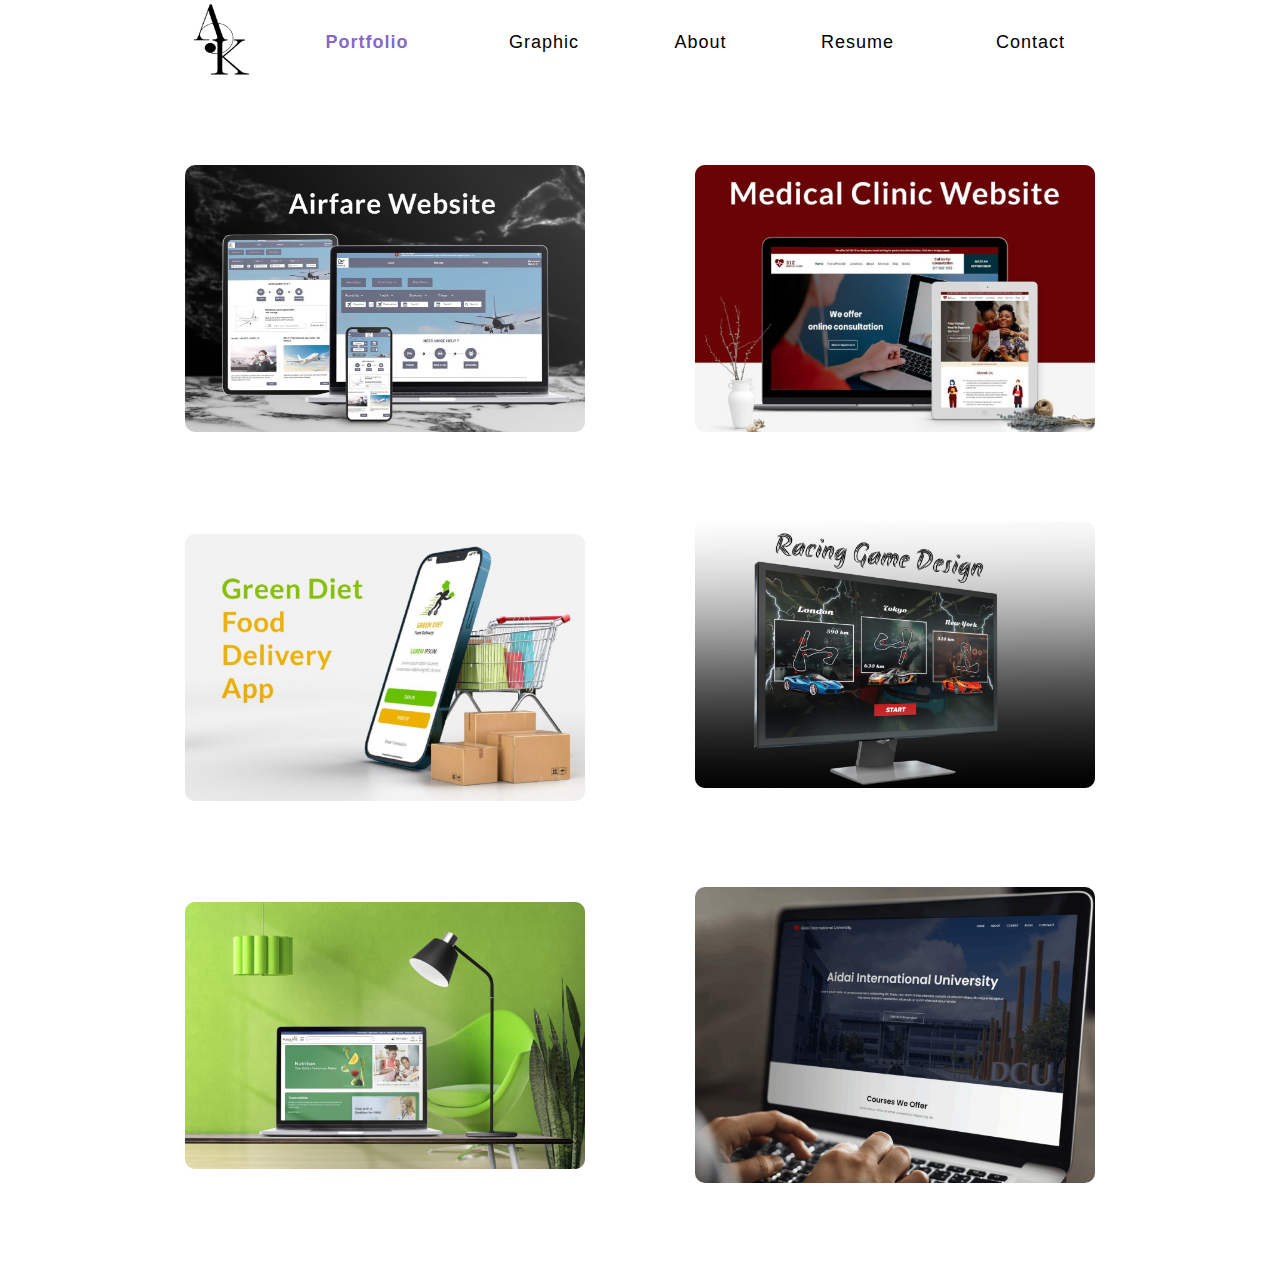
<file: resources/reload.html>
﻿<html>
	<head>
		<title></title>
	</head>
	<body>
	
	<script language="javascript">
	function getUrl() {
      var query = window.location.hash.substring(1);
      var vars = query.split("&&&");
      for (var i=0;i<vars.length;i++) {
        var url = vars[i];
        return decodeURI(url).replace("html%23","html#");
      } 
    }

    var rel = '../';
    var url = getUrl();
    if (url.indexOf(":") > 0 && url.indexOf(":") < 10) rel = '';
	self.location.href = rel + url;
	</script>
	
	</body>
</html>
</file>
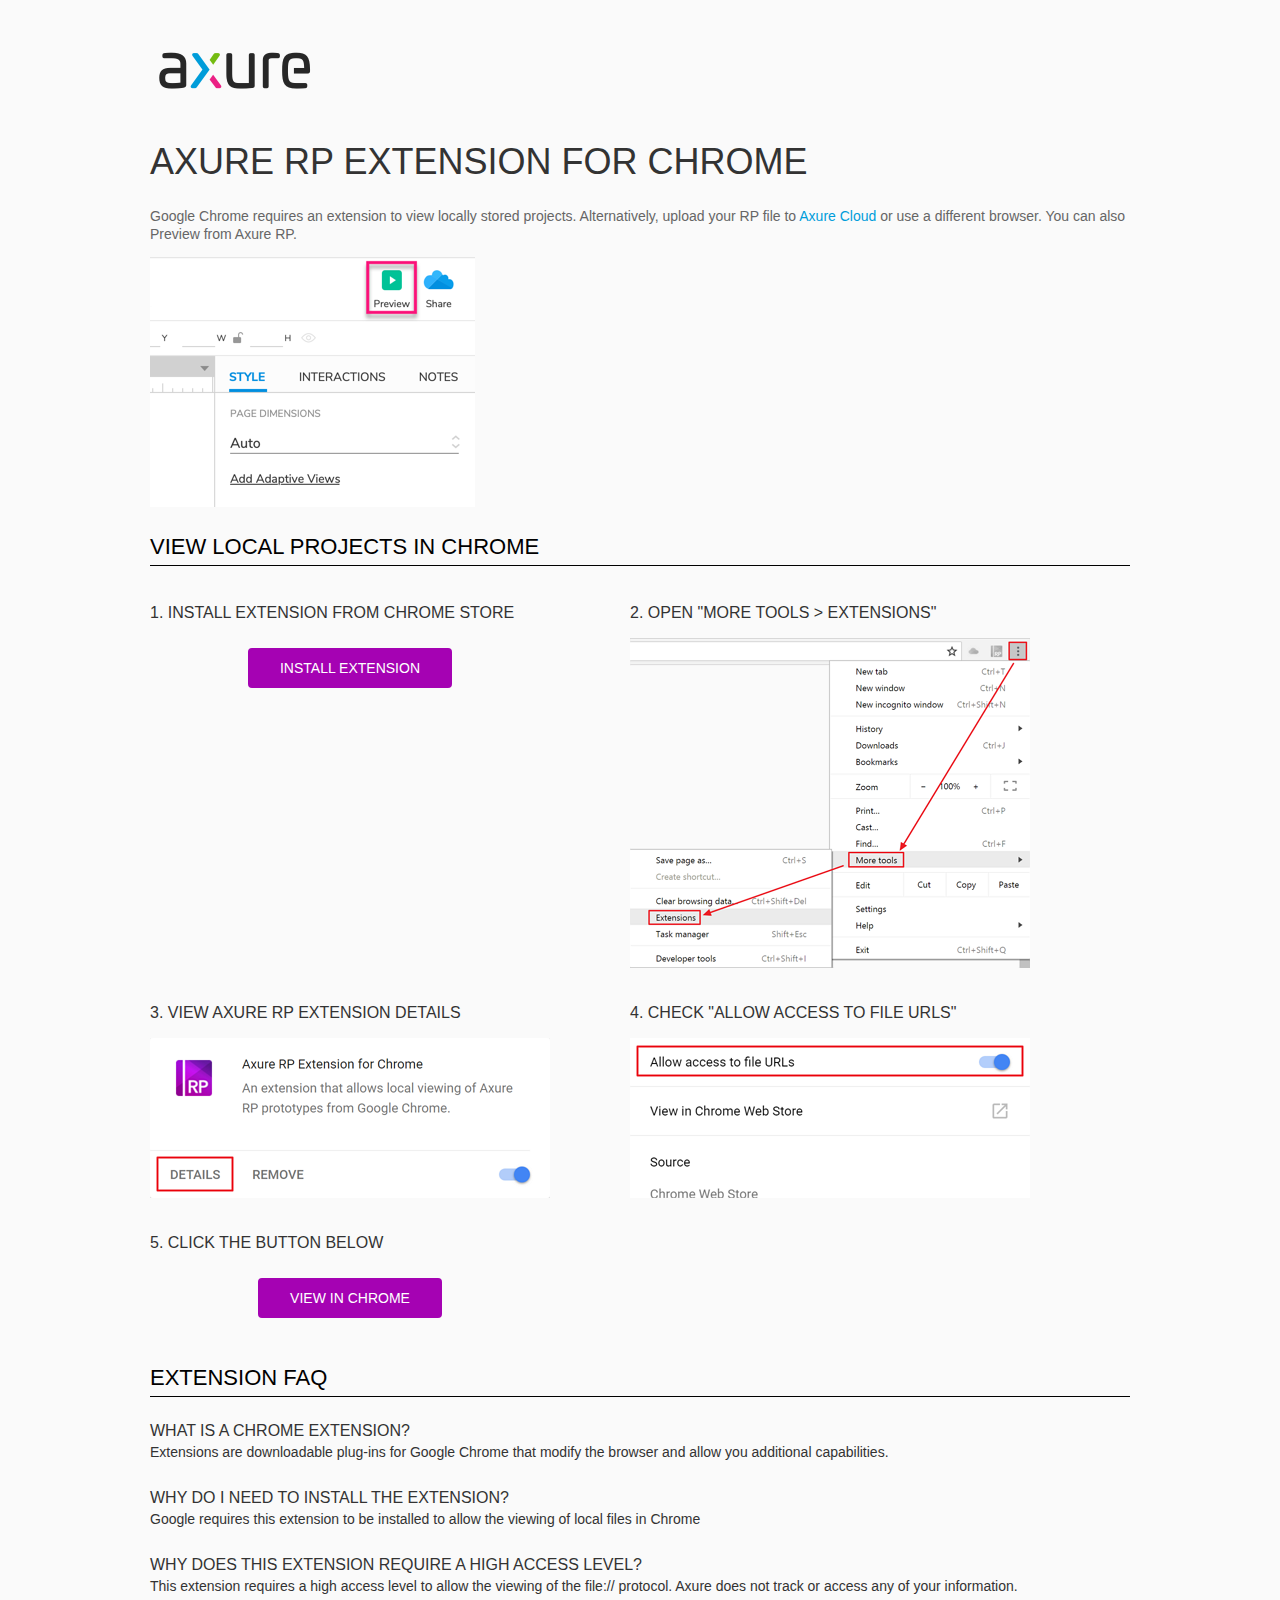
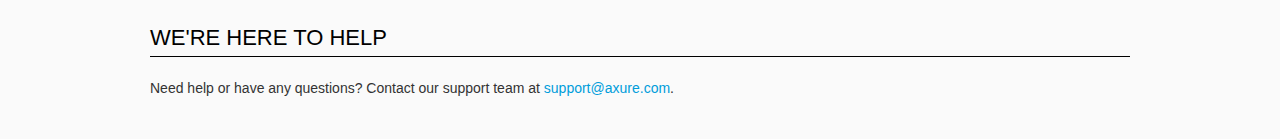
<file: resources/chrome/chrome.html>
<html>
<head>
    <title>Install the Axure RP Chrome Extension</title>
    <style type="text/css">
        *
        {
            font-family: NunitoSans, Helvetica, Arial, sans-serif;
        }
        body
        {
            text-align: center;
            background-color: #fafafa;
        }
        p
        {
            font-size: 14px;
            line-height: 18px;
            color: #333333;
        }
        div.container
        {
            width: 980px;
            margin-left: auto;
            margin-right: auto;
            text-align: left;
        }
        a
        {
            text-decoration: none;
            color: #009dda;
        }
        .button
        {
            background: #A502B3;
            font: normal 16px Arial, sans-serif;
            color: #FFFFFF;
            padding: 10px 30px 10px 30px;
            border: 2px solid #A502B3;
            display: inline-block;
            margin-top: 10px;
            text-transform: uppercase;
            font-size: 14px;
	    border-radius: 4px;
        }
        a:hover.button
        {
            border: 2px solid #A502B3;
	    color: #A502B3;
	    background-color: #FFFFFF;
        }
        div.left
        {
            width: 400px;
            float: left;
            margin-right: 80px;
        }
        div.right
        {
            width: 400px;
            float: left;
        }
        div.buttonContainer
        {
            text-align: center;
        }
        h1
        {
            font-size: 36px;
            color: #333333;
            line-height: 50px;
            margin-bottom: 20px;
            font-weight: normal;
        }
        h2
        {
            font-size: 24px;
            font-weight: normal;
            color: #08639C;
            text-align: center;
        }
        h3
        {
            font-size: 16px;
            color: #333333;
            font-weight: normal;
	    text-transform: uppercase;
        }
        .heading
        {
            border-bottom: 1px solid black;
	    height: 36px;
            line-height: 36px;
            font-size: 22px;
            color: #000000;

        }
        span.faq
        {
            font-size: 16px;
	    line-height: 24px;
            font-weight: normal;
	    text-transform: uppercase;
            color: #333333;
            display: block;
        }
    </style>
</head>
<body>
    <div class="container">
        <br />
        <br />
        <img src="axure_logo.png" alt="axure" />
        <br />
	<br />
        <h1>
            AXURE RP EXTENSION FOR CHROME</h1>
        <p style="font-size: 14px; color: #666666; margin-top: 10px;">
            Google Chrome requires an extension to view locally stored projects. Alternatively,
            upload your RP file to <a href="https://www.axure.cloud">Axure Cloud</a> or use a different
            browser. You can also Preview from Axure RP.</p>
            <img src="preview-rp.png" alt="preview"/>
        <h3 class="heading">
            VIEW LOCAL PROJECTS IN CHROME</h3>
        <div class="left">
            <h3>
                1. Install Extension from Chrome Store</h3>
            <div class="buttonContainer">
                <a class="button" href="https://chrome.google.com/webstore/detail/dogkpdfcklifaemcdfbildhcofnopogp"
                    target="_blank">Install Extension</a>
            </div>
        </div>
        <div class="right">
            <h3>
                2. Open "More Tools > Extensions"</h3>
            <img src="extensions.png" alt="extensions"/>
        </div>
        <div style="clear: both; height: 20px;">
            &nbsp;</div>
       <div class="left">
            <h3>
                3. View Axure RP Extension Details</h3>
            <img src="details.png" alt="extension details"/>
            </div>
	<div class="right">
            <h3>
                4. Check "Allow access to file URLs"</h3>
            <img src="allow-access.png" alt="allow access"/>
        </div>
   <div style="clear: both; height: 20px;">
            &nbsp;</div>
        <div class="left">
            <h3>
                5. Click the button below</h3>
            <div class="buttonContainer">
                <a class="button" href="../../start.html">View in Chrome</a>
            </div>
        </div>
        <div style="clear: both; height: 20px;">
        </div>
        <h3 class="heading">
            EXTENSION FAQ</h3>
        <p>
            <span class="faq">What is a Chrome Extension?</span> Extensions are downloadable
            plug-ins for Google Chrome that modify the browser
            and allow you additional capabilities.
        </p>
        <p style="margin-top: 25px;">
            <span class="faq">Why do I need to install the extension?</span> Google requires
            this extension to be installed to allow the viewing of local files in
            Chrome
        </p>
        <p style="margin-top: 25px; margin-bottom: 25px;">
            <span class="faq">Why does this extension require a high access level?</span> This
            extension requires a high access level to allow the viewing of the file://
            protocol. Axure does not track or access any of your information.
        </p>
        <h3 class="heading">
           WE'RE HERE TO HELP</h3>
        <p>
            Need help or have any questions? Contact our support team at <a href="mailto:support@axure.com">
                support@axure.com</a>.
        </p>
        <div style="clear: both; height: 20px;">
        </div>
    </div>
</body>
</html>
</file>
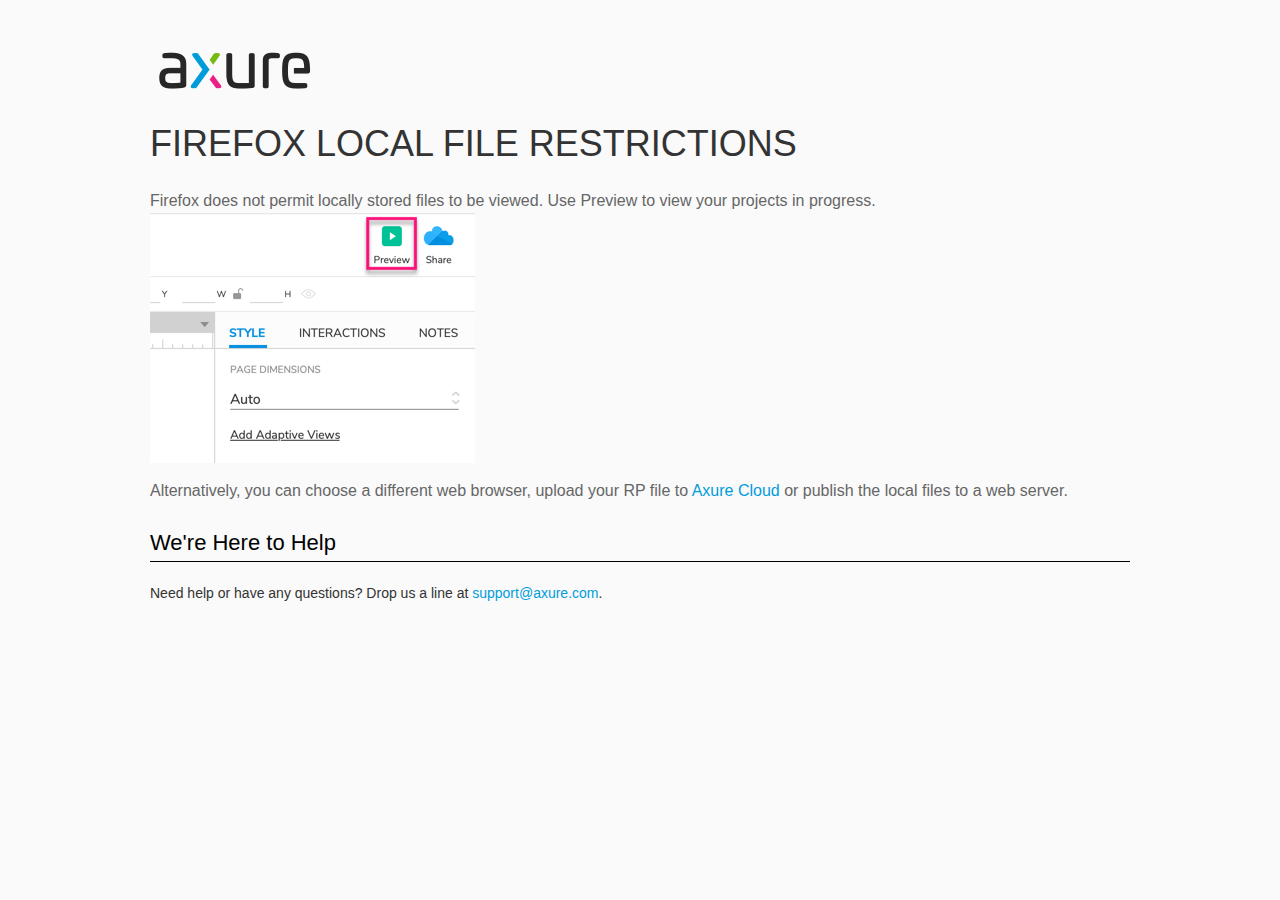
<file: resources/chrome/firefox.html>
<html>
<head>
    <title>Axure RP - Firefox Local File Restrictions</title>
    <style type="text/css">
        *
        {
            font-family: Helvetica, Arial, sans-serif;
        }
        body
        {
            text-align: center;
            background-color: #fafafa;
        }
        p
        {
            font-size: 14px;
            line-height: 18px;
            color: #333333;
        }
        div.container
        {
            width: 980px;
            margin-left: auto;
            margin-right: auto;
            text-align: left;
        }
        a
        {
            text-decoration: none;
            color: #009dda;
        }
        .button
        {
            background: #A502B3;
            font: normal 16px Arial, sans-serif;
            color: #FFFFFF;
            padding: 10px 30px 10px 30px;
            border: 2px solid #A502B3;
            display: inline-block;
            margin-top: 10px;
            text-transform: uppercase;
            font-size: 14px;
	    border-radius: 4px;
        }
        a:hover.button
        {
            border: 2px solid #A502B3;
	    color: #A502B3;
	    background-color: #FFFFFF;
        }
        div.left
        {
            width: 400px;
            float: left;
            margin-right: 80px;
        }
        div.right
        {
            width: 400px;
            float: left;
        }
        div.buttonContainer
        {
            text-align: center;
        }
        h1
        {
            font-size: 36px;
            color: #333333;
            line-height: 50px;
            margin-bottom: 20px;
            font-weight: normal;
        }
        h2
        {
            font-size: 24px;
            font-weight: normal;
            color: #08639C;
            text-align: center;
        }
        h3
        {
            font-size: 16px;
            line-height: 24px;
            color: #333333;
            font-weight: normal;
        }
        .heading
        {
            border-bottom: 1px solid black;
	    height: 36px;
            line-height: 36px;
            font-size: 22px;
            color: #000000;
        }
        span.faq
        {
            font-size: 16px;
            font-weight: normal;
	    text-transform: uppercase;
            color: #333333;
            display: block;
        }
    </style>
</head>
<body>
    <div class="container">
        <br />
        <br />
        <img src="axure_logo.png" alt="axure" />
        <br />
        <h1>
            FIREFOX LOCAL FILE RESTRICTIONS</h1>
        <p style="font-size: 16px; line-height: 24px; color: #666666; margin-top: 10px;">
            Firefox does not permit locally stored files to be viewed. Use Preview to view your projects in progress.
<img src="preview-rp.png" alt="preview"/>
          </p>
            <p style="font-size: 16px; line-height: 24px; color: #666666; margin-top: 10px;">
          Alternatively,  you can choose a different web browser, upload your RP file to <a href="https://app.axure.cloud">Axure Cloud</a> or publish the local files to a web server.</p>
        <h3 class="heading">
            We're Here to Help</h3>
        <p>
            Need help or have any questions? Drop us a line at <a href="mailto:support@axure.com">
                support@axure.com</a>.
        </p>
        <div style="clear: both; height: 20px;">
        </div>
    </div>
</body>
</html>
</file>
<file: resources/css/axure_rp_page.css>
﻿/* so the window resize fires within a frame in IE7 */
html, body {
    height: 100%;
}

#zoomOverlay {
    position: fixed;
    top: 0;
    left: 0;
    width: 100%;
    height: 100%;
}

#dragOverlay {
    position: fixed;
    top: 0;
    left: 0;
    width: 100%;
    height: 100%;
    cursor: grab;
}

#dragOverlay.dragging__start {
    cursor: grabbing;
}

html.hideScroll::-webkit-scrollbar {
    display: none;
}

html.hideScroll {
    -ms-overflow-style: none;
    scrollbar-width: none;
}

.mobileFrameCursor div * {
    cursor: inherit !important;
}

a {
    color: inherit;
}

p {
    margin: 0px;
    text-rendering: optimizeLegibility;
    font-feature-settings: "kern" 1;
    -webkit-font-feature-settings: "kern";
    -moz-font-feature-settings: "kern";
    -moz-font-feature-settings: "kern=1";
    font-kerning: normal;
}

ul {
    margin:0px;
}

iframe {
    background: #FFFFFF;
}

/* to match IE with C, FF */
input {
    padding: 1px 0px 1px 0px;
    box-sizing: border-box;
    -moz-box-sizing: border-box;
}

input[type=text]::-ms-clear {
    width: 0;
    height: 0;
    display: none;
}

textarea {
    margin: 0px;
    box-sizing: border-box;
    -moz-box-sizing: border-box;
}

select option {
    color: initial;
}

.focused:focus, .selectedFocused:focus {
    outline: none;
}

div.intcases {
    font-family: arial; 
    font-size: 12px;
    text-align:left; 
    border:1px solid #AAA; 
    background:#FFF none repeat scroll 0% 0%; 
    z-index:9999; 
    visibility:hidden; 
    position:absolute;
    padding: 0px;
    border-radius: 3px;
    white-space: nowrap;
}

div.intcaselink {
    cursor: pointer;
    padding: 3px 8px 3px 8px;
    margin: 5px;
    background:#EEE none repeat scroll 0% 0%; 
    border:1px solid #AAA;
    border-radius: 3px;
}

div.refpageimage {
    position: absolute;
    left: 0px;
    top: 0px;
    font-size: 0px;
    width: 16px;
    height: 16px;
    cursor: pointer;
    background-image: url(images/newwindow.gif);
    background-repeat: no-repeat;
}

div.annnoteimage {
    position: absolute;
    left: 0px;
    top: 0px;
    font-size: 0px;
    /*width: 16px;
    height: 12px;*/
    cursor: help;
    /*background-image: url(images/note.gif);*/
    /*background-repeat: no-repeat;*/
    width: 13px;
    height: 12px;
    padding-top: 1px;
    text-align: center;
    background-color: #138CDD;
    -moz-box-shadow: 1px 1px 3px #aaa;
    -webkit-box-shadow: 1px 1px 3px #aaa;
    box-shadow: 1px 1px 3px #aaa;
}

div.annnoteline {
    display: inline-block;
    width: 9px;
    height: 1px;
    border-bottom: 1px solid white;
    margin-top: 1px;
}

div.annnotelabel {
    /*position: absolute;
    left: 0px;
    top: 0px;*/
    font-family: Helvetica,Arial;
    white-space: nowrap;
    
    padding-top: 1px;
    background-color: #fff849;
    font-size: 10px;
    font-weight: bold;
    line-height: 14px;
    margin-right: 3px;
    padding: 0px 4px;
    color: #000;

    -moz-box-shadow: 1px 1px 3px #aaa;
    -webkit-box-shadow: 1px 1px 3px #aaa;
    box-shadow: 1px 1px 3px #aaa;
}

div.annnote {
    display: flex;
    position: absolute;
    cursor: help;
    line-height: 14px;
}

.annotation {
    font-size: 12px;
    padding-left: 2px;
    margin-bottom: 5px;
}

.annotationName {
    /*font-size: 13px;
    font-weight: bold;
    margin-bottom: 3px;
    white-space: nowrap;*/

    font-family: 'Trebuchet MS';
    font-size: 14px;
    font-weight: bold;
    margin-bottom: 5px;
    white-space: nowrap;
}

.annotationValue {
    font-family: Arial, Helvetica, Sans-Serif;
    font-size: 12px;
    color: #4a4a4a;
    line-height: 21px;
    margin-bottom: 20px;
}

.noteLink {
    text-decoration: inherit;
    color: inherit;
}

.noteLink:hover {
    background-color: white;
}

/* this is a fix for the issue where dialogs jump around and takes the text-align from the body */
.dialogFix {
    position:absolute;
    text-align:left;
    border: 1px solid #8f949a;
}


@keyframes pulsate {
  from {
    box-shadow: 0 0 10px #15d6ba;
  }
  to {
    box-shadow: 0 0 20px #15d6ba;
  }
}

@-webkit-keyframes pulsate {
  from {
    -webkit-box-shadow: 0 0 10px #15d6ba;
    box-shadow: 0 0 10px #15d6ba;
  }
  to {
    -webkit-box-shadow: 0 0 20px #15d6ba;
    box-shadow: 0 0 20px #15d6ba;
  }
}
 
@-moz-keyframes pulsate {
  from {
    -moz-box-shadow: 0 0 10px #15d6ba;
    box-shadow: 0 0 10px #15d6ba;
  }
  to {
    -moz-box-shadow: 0 0 20px #15d6ba;
    box-shadow: 0 0 20px #15d6ba;
  }
}

.legacyPulsateBorder {
    /*border: 5px solid #15d6ba;
    margin: -5px;*/
    -moz-box-shadow: 0 0 10px 3px #15d6ba;
    box-shadow: 0 0 10px 3px #15d6ba;
}

.pulsateBorder {
  animation-name: pulsate;
  animation-timing-function: ease-in-out;
  animation-duration: 0.9s;
  animation-iteration-count: infinite;
  animation-direction: alternate;
  
  -webkit-animation-name: pulsate;
  -webkit-animation-timing-function: ease-in-out;
  -webkit-animation-duration: 0.9s;
  -webkit-animation-iteration-count: infinite;
  -webkit-animation-direction: alternate;

  -moz-animation-name: pulsate;
  -moz-animation-timing-function: ease-in-out;
  -moz-animation-duration: 0.9s;
  -moz-animation-iteration-count: infinite;
  -moz-animation-direction: alternate;
}

.ax_default_hidden, .ax_default_unplaced{
    display: none;
    visibility: hidden;
}

.widgetNoteSelected {
    -moz-box-shadow: 0 0 10px 3px #138CDD;
    box-shadow: 0 0 10px 3px #138CDD;
    /*-moz-box-shadow: 0 0 20px #3915d6;
    box-shadow: 0 0 20px #3915d6;*/
    /*border: 3px solid #3915d6;*/
    /*margin: -3px;*/
}


.singleImg {
    display: none;
    visibility: hidden;
}

#ios-safari {
    overflow: auto;
    -webkit-overflow-scrolling: touch;
}

#ios-safari-html {
    display: block;
    overflow: auto;
    -webkit-overflow-scrolling: touch;
    position: absolute;
    top: 0;
    left: 0;
    right: 0;
    bottom: 0;
}

#ios-safari-fixed {
    position: absolute;
    pointer-events: none;
    width: initial;
}

#ios-safari-fixed div {
    pointer-events: auto;
}
</file>
<file: data/styles.css>
﻿.ax_default {
  font-family:"Arial Обычный", "Arial", sans-serif;
  font-weight:400;
  font-style:normal;
  font-size:13px;
  letter-spacing:normal;
  color:#333333;
  vertical-align:none;
  text-align:center;
  line-height:normal;
  text-transform:none;
}
.shape {
}
.vertical_line {
}
.text_field {
  color:#000000;
  text-align:left;
}
.text_area {
  color:#000000;
  text-align:left;
}
.line {
}
.box_1 {
}
.image {
}
.heading_1 {
  font-family:"Arial Обычный", "Arial", sans-serif;
  font-weight:bold;
  font-style:normal;
  font-size:32px;
  text-align:left;
}
.heading_2 {
  font-family:"Arial Обычный", "Arial", sans-serif;
  font-weight:bold;
  font-style:normal;
  font-size:24px;
  text-align:left;
}
.heading_3 {
  font-family:"Arial Обычный", "Arial", sans-serif;
  font-weight:bold;
  font-style:normal;
  font-size:18px;
  text-align:left;
}
.heading_4 {
  font-family:"Arial Обычный", "Arial", sans-serif;
  font-weight:bold;
  font-style:normal;
  font-size:14px;
  text-align:left;
}
.heading_5 {
  font-family:"Arial Обычный", "Arial", sans-serif;
  font-weight:bold;
  font-style:normal;
  text-align:left;
}
.heading_6 {
  font-family:"Arial Обычный", "Arial", sans-serif;
  font-weight:bold;
  font-style:normal;
  font-size:10px;
  text-align:left;
}
.paragraph {
  text-align:left;
}
.line1 {
}
.text_field1 {
  color:#000000;
  text-align:left;
}
.flow_shape {
}
.form_hint {
  color:#999999;
}
.form_disabled {
}
.icon {
}
.paragraph1 {
  text-align:left;
}
textarea, select, input, button { outline: none; }
</file>
<file: files/portfolio/styles.css>
﻿body {
  margin:0px;
  background-image:none;
  position:relative;
  left:-0px;
  width:1920px;
  margin-left:auto;
  margin-right:auto;
  text-align:left;
}
.form_sketch {
  border-color:transparent;
  background-color:transparent;
}
#base {
  position:absolute;
  z-index:0;
}
#u0 {
  border-width:0px;
  position:absolute;
  left:0px;
  top:0px;
  width:0px;
  height:0px;
}
#u1_div {
  border-width:0px;
  position:absolute;
  left:0px;
  top:0px;
  width:1920px;
  height:2050px;
  background:inherit;
  background-color:rgba(255, 255, 255, 1);
  border:none;
  border-radius:0px;
  -moz-box-shadow:none;
  -webkit-box-shadow:none;
  box-shadow:none;
}
#u1 {
  border-width:0px;
  position:absolute;
  left:0px;
  top:0px;
  width:1920px;
  height:2050px;
  display:flex;
}
#u1 .text {
  position:absolute;
  align-self:center;
  padding:0px 0px 0px 0px;
  box-sizing:border-box;
  width:100%;
}
#u1_text {
  border-width:0px;
  word-wrap:break-word;
  text-transform:none;
  visibility:hidden;
}
#u2_div {
  border-width:0px;
  position:absolute;
  left:0px;
  top:0px;
  width:1920px;
  height:135px;
  background:inherit;
  background-color:rgba(255, 255, 255, 1);
  border:none;
  border-radius:0px;
  -moz-box-shadow:none;
  -webkit-box-shadow:none;
  box-shadow:none;
}
#u2 {
  border-width:0px;
  position:absolute;
  left:0px;
  top:0px;
  width:1920px;
  height:135px;
  display:flex;
}
#u2 .text {
  position:absolute;
  align-self:center;
  padding:0px 0px 0px 0px;
  box-sizing:border-box;
  width:100%;
}
#u2_text {
  border-width:0px;
  word-wrap:break-word;
  text-transform:none;
  visibility:hidden;
}
#u3 {
  border-width:0px;
  position:absolute;
  left:0px;
  top:0px;
  width:0px;
  height:0px;
}
#u4_img {
  border-width:0px;
  position:absolute;
  left:0px;
  top:0px;
  width:110px;
  height:130px;
}
#u4 {
  border-width:0px;
  position:absolute;
  left:255px;
  top:3px;
  width:110px;
  height:130px;
  display:flex;
}
#u4 .text {
  position:absolute;
  align-self:center;
  padding:0px 0px 0px 0px;
  box-sizing:border-box;
  width:100%;
}
#u4_text {
  border-width:0px;
  word-wrap:break-word;
  text-transform:none;
  visibility:hidden;
}
#u5_div {
  border-width:0px;
  position:absolute;
  left:0px;
  top:0px;
  width:135px;
  height:80px;
  background:inherit;
  background-color:rgba(255, 255, 255, 0);
  border:none;
  border-radius:0px;
  -moz-box-shadow:none;
  -webkit-box-shadow:none;
  box-shadow:none;
  font-family:"Poppins SemiBold", "Poppins", sans-serif;
  font-weight:600;
  font-style:normal;
  font-size:30px;
  color:rgba(118, 80, 198, 0.8784313725490196);
  text-align:left;
  line-height:80px;
}
#u5 {
  border-width:0px;
  position:absolute;
  left:503px;
  top:28px;
  width:135px;
  height:80px;
  display:flex;
  font-family:"Poppins SemiBold", "Poppins", sans-serif;
  font-weight:600;
  font-style:normal;
  font-size:30px;
  color:rgba(118, 80, 198, 0.8784313725490196);
  text-align:left;
  line-height:80px;
}
#u5 .text {
  position:absolute;
  align-self:flex-start;
  padding:0px 0px 0px 0px;
  box-sizing:border-box;
  width:100%;
}
#u5_text {
  border-width:0px;
  word-wrap:break-word;
  text-transform:none;
}
#u6_div {
  border-width:0px;
  position:absolute;
  left:0px;
  top:0px;
  width:128px;
  height:80px;
  background:inherit;
  background-color:rgba(255, 255, 255, 0);
  border:none;
  border-radius:0px;
  -moz-box-shadow:none;
  -webkit-box-shadow:none;
  box-shadow:none;
  font-family:"Poppins Medium", "Poppins", sans-serif;
  font-weight:500;
  font-style:normal;
  font-size:30px;
  color:#000000;
  text-align:left;
  line-height:80px;
}
#u6 {
  border-width:0px;
  position:absolute;
  left:1271px;
  top:28px;
  width:128px;
  height:80px;
  display:flex;
  font-family:"Poppins Medium", "Poppins", sans-serif;
  font-weight:500;
  font-style:normal;
  font-size:30px;
  color:#000000;
  text-align:left;
  line-height:80px;
}
#u6 .text {
  position:absolute;
  align-self:flex-start;
  padding:0px 0px 0px 0px;
  box-sizing:border-box;
  width:100%;
}
#u6_text {
  border-width:0px;
  word-wrap:break-word;
  text-transform:none;
}
#u7_div {
  border-width:0px;
  position:absolute;
  left:0px;
  top:0px;
  width:96px;
  height:80px;
  background:inherit;
  background-color:rgba(255, 255, 255, 0);
  border:none;
  border-radius:0px;
  -moz-box-shadow:none;
  -webkit-box-shadow:none;
  box-shadow:none;
  font-family:"Poppins Medium", "Poppins", sans-serif;
  font-weight:500;
  font-style:normal;
  font-size:30px;
  color:#000000;
  text-align:left;
  line-height:80px;
}
#u7 {
  border-width:0px;
  position:absolute;
  left:1039px;
  top:28px;
  width:96px;
  height:80px;
  display:flex;
  font-family:"Poppins Medium", "Poppins", sans-serif;
  font-weight:500;
  font-style:normal;
  font-size:30px;
  color:#000000;
  text-align:left;
  line-height:80px;
}
#u7 .text {
  position:absolute;
  align-self:flex-start;
  padding:0px 0px 0px 0px;
  box-sizing:border-box;
  width:100%;
}
#u7_text {
  border-width:0px;
  word-wrap:break-word;
  text-transform:none;
}
#u8_div {
  border-width:0px;
  position:absolute;
  left:0px;
  top:0px;
  width:129px;
  height:80px;
  background:inherit;
  background-color:rgba(255, 255, 255, 0);
  border:none;
  border-radius:0px;
  -moz-box-shadow:none;
  -webkit-box-shadow:none;
  box-shadow:none;
  font-family:"Poppins Medium", "Poppins", sans-serif;
  font-weight:500;
  font-style:normal;
  font-size:30px;
  color:#000000;
  text-align:left;
  line-height:80px;
}
#u8 {
  border-width:0px;
  position:absolute;
  left:774px;
  top:28px;
  width:129px;
  height:80px;
  display:flex;
  font-family:"Poppins Medium", "Poppins", sans-serif;
  font-weight:500;
  font-style:normal;
  font-size:30px;
  color:#000000;
  text-align:left;
  line-height:80px;
}
#u8 .text {
  position:absolute;
  align-self:flex-start;
  padding:0px 0px 0px 0px;
  box-sizing:border-box;
  width:100%;
}
#u8_text {
  border-width:0px;
  word-wrap:break-word;
  text-transform:none;
}
#u9_div {
  border-width:0px;
  position:absolute;
  left:0px;
  top:0px;
  width:130px;
  height:80px;
  background:inherit;
  background-color:rgba(255, 255, 255, 0);
  border:none;
  border-radius:0px;
  -moz-box-shadow:none;
  -webkit-box-shadow:none;
  box-shadow:none;
  font-family:"Poppins Medium", "Poppins", sans-serif;
  font-weight:500;
  font-style:normal;
  font-size:30px;
  color:#000000;
  text-align:left;
  line-height:80px;
}
#u9 {
  border-width:0px;
  position:absolute;
  left:1535px;
  top:28px;
  width:130px;
  height:80px;
  display:flex;
  font-family:"Poppins Medium", "Poppins", sans-serif;
  font-weight:500;
  font-style:normal;
  font-size:30px;
  color:#000000;
  text-align:left;
  line-height:80px;
}
#u9 .text {
  position:absolute;
  align-self:flex-start;
  padding:0px 0px 0px 0px;
  box-sizing:border-box;
  width:100%;
}
#u9_text {
  border-width:0px;
  word-wrap:break-word;
  text-transform:none;
}
#u10 {
  border-width:0px;
  position:absolute;
  left:0px;
  top:0px;
  width:0px;
  height:0px;
}
#u11_div {
  border-width:0px;
  position:absolute;
  left:0px;
  top:0px;
  width:671px;
  height:447px;
  background:inherit;
  background-color:rgba(118, 80, 198, 0.8);
  border:none;
  border-radius:10px;
  -moz-box-shadow:none;
  -webkit-box-shadow:none;
  box-shadow:none;
  font-family:"Poppins Bold", "Poppins", sans-serif;
  font-weight:700;
  font-style:normal;
  font-size:36px;
}
#u11 {
  border-width:0px;
  position:absolute;
  left:256px;
  top:1284px;
  width:671px;
  height:447px;
  display:flex;
  font-family:"Poppins Bold", "Poppins", sans-serif;
  font-weight:700;
  font-style:normal;
  font-size:36px;
}
#u11 .text {
  position:absolute;
  align-self:center;
  padding:2px 2px 2px 2px;
  box-sizing:border-box;
  width:100%;
}
#u11_text {
  border-width:0px;
  word-wrap:break-word;
  text-transform:none;
}
#u12_div {
  border-width:0px;
  position:absolute;
  left:0px;
  top:0px;
  width:671px;
  height:447px;
  background:inherit;
  background-color:rgba(118, 80, 198, 0.8);
  border:none;
  border-radius:10px;
  -moz-box-shadow:none;
  -webkit-box-shadow:none;
  box-shadow:none;
  font-family:"Poppins Bold", "Poppins", sans-serif;
  font-weight:700;
  font-style:normal;
}
#u12 {
  border-width:0px;
  position:absolute;
  left:255px;
  top:228px;
  width:671px;
  height:447px;
  display:flex;
  font-family:"Poppins Bold", "Poppins", sans-serif;
  font-weight:700;
  font-style:normal;
}
#u12 .text {
  position:absolute;
  align-self:center;
  padding:2px 2px 2px 2px;
  box-sizing:border-box;
  width:100%;
}
#u12_text {
  border-width:0px;
  word-wrap:break-word;
  text-transform:none;
}
#u13_div {
  border-width:0px;
  position:absolute;
  left:0px;
  top:0px;
  width:671px;
  height:447px;
  background:inherit;
  background-color:rgba(118, 80, 198, 0.8);
  border:none;
  border-radius:10px;
  -moz-box-shadow:none;
  -webkit-box-shadow:none;
  box-shadow:none;
  font-family:"Poppins Bold", "Poppins", sans-serif;
  font-weight:700;
  font-style:normal;
}
#u13 {
  border-width:0px;
  position:absolute;
  left:995px;
  top:228px;
  width:671px;
  height:447px;
  display:flex;
  font-family:"Poppins Bold", "Poppins", sans-serif;
  font-weight:700;
  font-style:normal;
}
#u13 .text {
  position:absolute;
  align-self:center;
  padding:2px 2px 2px 2px;
  box-sizing:border-box;
  width:100%;
}
#u13_text {
  border-width:0px;
  word-wrap:break-word;
  text-transform:none;
}
#u14_div {
  border-width:0px;
  position:absolute;
  left:0px;
  top:0px;
  width:671px;
  height:447px;
  background:inherit;
  background-color:rgba(118, 80, 198, 0.8);
  border:none;
  border-radius:10px;
  -moz-box-shadow:none;
  -webkit-box-shadow:none;
  box-shadow:none;
  font-family:"Poppins Bold", "Poppins", sans-serif;
  font-weight:700;
  font-style:normal;
}
#u14 {
  border-width:0px;
  position:absolute;
  left:255px;
  top:756px;
  width:671px;
  height:447px;
  display:flex;
  font-family:"Poppins Bold", "Poppins", sans-serif;
  font-weight:700;
  font-style:normal;
}
#u14 .text {
  position:absolute;
  align-self:center;
  padding:2px 2px 2px 2px;
  box-sizing:border-box;
  width:100%;
}
#u14_text {
  border-width:0px;
  word-wrap:break-word;
  text-transform:none;
}
#u15_div {
  border-width:0px;
  position:absolute;
  left:0px;
  top:0px;
  width:671px;
  height:496px;
  background:inherit;
  background-color:rgba(118, 80, 198, 0.8);
  border:none;
  border-radius:10px;
  -moz-box-shadow:none;
  -webkit-box-shadow:none;
  box-shadow:none;
  font-family:"Poppins Bold", "Poppins", sans-serif;
  font-weight:700;
  font-style:normal;
}
#u15 {
  border-width:0px;
  position:absolute;
  left:995px;
  top:1260px;
  width:671px;
  height:496px;
  display:flex;
  font-family:"Poppins Bold", "Poppins", sans-serif;
  font-weight:700;
  font-style:normal;
}
#u15 .text {
  position:absolute;
  align-self:center;
  padding:2px 2px 2px 2px;
  box-sizing:border-box;
  width:100%;
}
#u15_text {
  border-width:0px;
  word-wrap:break-word;
  text-transform:none;
}
#u16_div {
  border-width:0px;
  position:absolute;
  left:0px;
  top:0px;
  width:671px;
  height:447px;
  background:inherit;
  background-color:rgba(118, 80, 198, 0.8);
  border:none;
  border-radius:10px;
  -moz-box-shadow:none;
  -webkit-box-shadow:none;
  box-shadow:none;
  font-family:"Poppins Bold", "Poppins", sans-serif;
  font-weight:700;
  font-style:normal;
}
#u16 {
  border-width:0px;
  position:absolute;
  left:995px;
  top:756px;
  width:671px;
  height:447px;
  display:flex;
  font-family:"Poppins Bold", "Poppins", sans-serif;
  font-weight:700;
  font-style:normal;
}
#u16 .text {
  position:absolute;
  align-self:center;
  padding:2px 2px 2px 2px;
  box-sizing:border-box;
  width:100%;
}
#u16_text {
  border-width:0px;
  word-wrap:break-word;
  text-transform:none;
}
#u17_div {
  border-width:0px;
  position:absolute;
  left:0px;
  top:0px;
  width:670px;
  height:447px;
  background:inherit;
  background-color:rgba(255, 255, 255, 0);
  background-image:url('../../images/portfolio/u17_div.png');
  background-repeat:no-repeat;
  background-size:670px 447px;
  background-position: 0.0px 0.0px;
  border:none;
  border-radius:10px;
  -moz-box-shadow:none;
  -webkit-box-shadow:none;
  box-shadow:none;
}
#u17 {
  border-width:0px;
  position:absolute;
  left:256px;
  top:228px;
  width:670px;
  height:447px;
  display:flex;
}
#u17 .text {
  position:absolute;
  align-self:center;
  padding:0px 0px 0px 0px;
  box-sizing:border-box;
  width:100%;
}
#u17_text {
  border-width:0px;
  word-wrap:break-word;
  text-transform:none;
  visibility:hidden;
}
#u18_img {
  border-width:0px;
  position:absolute;
  left:0px;
  top:0px;
  width:670px;
  height:447px;
}
#u18 {
  border-width:0px;
  position:absolute;
  left:256px;
  top:756px;
  width:670px;
  height:447px;
  display:flex;
}
#u18 .text {
  position:absolute;
  align-self:center;
  padding:0px 0px 0px 0px;
  box-sizing:border-box;
  width:100%;
}
#u18_text {
  border-width:0px;
  word-wrap:break-word;
  text-transform:none;
  visibility:hidden;
}
#u19_img {
  border-width:0px;
  position:absolute;
  left:0px;
  top:0px;
  width:670px;
  height:447px;
}
#u19 {
  border-width:0px;
  position:absolute;
  left:995px;
  top:228px;
  width:670px;
  height:447px;
  display:flex;
}
#u19 .text {
  position:absolute;
  align-self:center;
  padding:0px 0px 0px 0px;
  box-sizing:border-box;
  width:100%;
}
#u19_text {
  border-width:0px;
  word-wrap:break-word;
  text-transform:none;
  visibility:hidden;
}
#u20_div {
  border-width:0px;
  position:absolute;
  left:0px;
  top:0px;
  width:670px;
  height:496px;
  background:inherit;
  background-color:rgba(255, 255, 255, 0);
  background-image:url('../../images/portfolio/u20_div.png');
  background-repeat:no-repeat;
  background-size:670px 496px;
  background-position: 0.0px 0.0px;
  border:none;
  border-radius:10px;
  -moz-box-shadow:none;
  -webkit-box-shadow:none;
  box-shadow:none;
}
#u20 {
  border-width:0px;
  position:absolute;
  left:995px;
  top:1260px;
  width:670px;
  height:496px;
  display:flex;
}
#u20 .text {
  position:absolute;
  align-self:center;
  padding:0px 0px 0px 0px;
  box-sizing:border-box;
  width:100%;
}
#u20_text {
  border-width:0px;
  word-wrap:break-word;
  text-transform:none;
  visibility:hidden;
}
#u21_img {
  border-width:0px;
  position:absolute;
  left:0px;
  top:0px;
  width:670px;
  height:447px;
}
#u21 {
  border-width:0px;
  position:absolute;
  left:995px;
  top:756px;
  width:670px;
  height:447px;
  display:flex;
}
#u21 .text {
  position:absolute;
  align-self:center;
  padding:0px 0px 0px 0px;
  box-sizing:border-box;
  width:100%;
}
#u21_text {
  border-width:0px;
  word-wrap:break-word;
  text-transform:none;
  visibility:hidden;
}
#u22_img {
  border-width:0px;
  position:absolute;
  left:0px;
  top:0px;
  width:670px;
  height:447px;
}
#u22 {
  border-width:0px;
  position:absolute;
  left:256px;
  top:1284px;
  width:670px;
  height:447px;
  display:flex;
}
#u22 .text {
  position:absolute;
  align-self:center;
  padding:0px 0px 0px 0px;
  box-sizing:border-box;
  width:100%;
}
#u22_text {
  border-width:0px;
  word-wrap:break-word;
  text-transform:none;
  visibility:hidden;
}
body.a {  background-color:rgba(255, 255, 255, 1);
  background-image:none;
  position:relative;
  left:-0px;
  width:1200px;
  margin-left:auto;
  margin-right:auto;
  text-align:left;
}
#u1.a {
  width:1200px;
  height:1281px;
}
#u1_div.a {
  border-width:0px;
  position:absolute;
  left:0px;
  top:0px;
  width:1200px;
  height:1281px;
  background:inherit;
  background-color:rgba(255, 255, 255, 1);
  border:none;
  border-radius:0px;
  -moz-box-shadow:none;
  -webkit-box-shadow:none;
  box-shadow:none;
}
#u1.a {
  width:1200px;
  height:1281px;
}
#u1_text.a {
}
#u1 .text.a {
  align-self:center;
  padding:0px 0px 0px 0px;
}
#u2.a {
  width:1200px;
  height:84px;
}
#u2_div.a {
  border-width:0px;
  position:absolute;
  left:0px;
  top:0px;
  width:1200px;
  height:84px;
  background:inherit;
  background-color:rgba(255, 255, 255, 1);
  border:none;
  border-radius:0px;
  -moz-box-shadow:none;
  -webkit-box-shadow:none;
  box-shadow:none;
}
#u2.a {
  width:1200px;
  height:84px;
}
#u2_text.a {
}
#u2 .text.a {
  align-self:center;
  padding:0px 0px 0px 0px;
}
#u4.a {
  left:145px;
  top:0px;
  width:70px;
  height:82px;
}
#u4_img.a {
  width:70px;
  height:82px;
}
#u4.a {
  left:145px;
  top:0px;
  width:70px;
  height:82px;
}
#u4_text.a {
}
#u4 .text.a {
  align-self:center;
  padding:0px 0px 0px 0px;
}
#u5.a {
  left:259px;
  top:2px;
}
#u5_div.a {
  border-width:0px;
  position:absolute;
  left:0px;
  top:0px;
  width:135px;
  height:80px;
  background:inherit;
  background-color:rgba(255, 255, 255, 0);
  border:none;
  border-radius:0px;
  -moz-box-shadow:none;
  -webkit-box-shadow:none;
  box-shadow:none;
  font-family:"Poppins SemiBold", "Poppins", sans-serif;
  font-weight:600;
  font-style:normal;
  font-size:30px;
  color:rgba(118, 80, 198, 0.8784313725490196);
  text-align:left;
  line-height:80px;
}
#u5.a {
  left:259px;
  top:2px;
}
#u5_text.a {
}
#u5 .text.a {
  align-self:flex-start;
  padding:0px 0px 0px 0px;
}
#u6.a {
  left:753px;
  top:2px;
}
#u6_div.a {
  border-width:0px;
  position:absolute;
  left:0px;
  top:0px;
  width:128px;
  height:80px;
  background:inherit;
  background-color:rgba(255, 255, 255, 0);
  border:none;
  border-radius:0px;
  -moz-box-shadow:none;
  -webkit-box-shadow:none;
  box-shadow:none;
  font-family:"Poppins Medium", "Poppins", sans-serif;
  font-weight:500;
  font-style:normal;
  font-size:30px;
  color:#000000;
  text-align:left;
  line-height:80px;
}
#u6.a {
  left:753px;
  top:2px;
}
#u6_text.a {
}
#u6 .text.a {
  align-self:flex-start;
  padding:0px 0px 0px 0px;
}
#u7.a {
  left:612px;
  top:2px;
}
#u7_div.a {
  border-width:0px;
  position:absolute;
  left:0px;
  top:0px;
  width:96px;
  height:80px;
  background:inherit;
  background-color:rgba(255, 255, 255, 0);
  border:none;
  border-radius:0px;
  -moz-box-shadow:none;
  -webkit-box-shadow:none;
  box-shadow:none;
  font-family:"Poppins Medium", "Poppins", sans-serif;
  font-weight:500;
  font-style:normal;
  font-size:30px;
  color:#000000;
  text-align:left;
  line-height:80px;
}
#u7.a {
  left:612px;
  top:2px;
}
#u7_text.a {
}
#u7 .text.a {
  align-self:flex-start;
  padding:0px 0px 0px 0px;
}
#u8.a {
  left:439px;
  top:2px;
}
#u8_div.a {
  border-width:0px;
  position:absolute;
  left:0px;
  top:0px;
  width:129px;
  height:80px;
  background:inherit;
  background-color:rgba(255, 255, 255, 0);
  border:none;
  border-radius:0px;
  -moz-box-shadow:none;
  -webkit-box-shadow:none;
  box-shadow:none;
  font-family:"Poppins Medium", "Poppins", sans-serif;
  font-weight:500;
  font-style:normal;
  font-size:30px;
  color:#000000;
  text-align:left;
  line-height:80px;
}
#u8.a {
  left:439px;
  top:2px;
}
#u8_text.a {
}
#u8 .text.a {
  align-self:flex-start;
  padding:0px 0px 0px 0px;
}
#u9.a {
  left:925px;
  top:2px;
}
#u9_div.a {
  border-width:0px;
  position:absolute;
  left:0px;
  top:0px;
  width:130px;
  height:80px;
  background:inherit;
  background-color:rgba(255, 255, 255, 0);
  border:none;
  border-radius:0px;
  -moz-box-shadow:none;
  -webkit-box-shadow:none;
  box-shadow:none;
  font-family:"Poppins Medium", "Poppins", sans-serif;
  font-weight:500;
  font-style:normal;
  font-size:30px;
  color:#000000;
  text-align:left;
  line-height:80px;
}
#u9.a {
  left:925px;
  top:2px;
}
#u9_text.a {
}
#u9 .text.a {
  align-self:flex-start;
  padding:0px 0px 0px 0px;
}
#u11.a {
  left:145px;
  top:902px;
  width:400px;
  height:266px;
}
#u11_div.a {
  border-width:0px;
  position:absolute;
  left:0px;
  top:0px;
  width:400px;
  height:266px;
  background:inherit;
  background-color:rgba(118, 80, 198, 0.8);
  border:none;
  border-radius:10px;
  -moz-box-shadow:none;
  -webkit-box-shadow:none;
  box-shadow:none;
  font-family:"Poppins Bold", "Poppins", sans-serif;
  font-weight:700;
  font-style:normal;
  font-size:36px;
}
#u11.a {
  left:145px;
  top:902px;
  width:400px;
  height:266px;
}
#u11_text.a {
}
#u11 .text.a {
  align-self:center;
  padding:2px 2px 2px 2px;
}
#u12.a {
  left:145px;
  top:165px;
  width:400px;
  height:267px;
}
#u12_div.a {
  border-width:0px;
  position:absolute;
  left:0px;
  top:0px;
  width:400px;
  height:267px;
  background:inherit;
  background-color:rgba(118, 80, 198, 0.8);
  border:none;
  border-radius:10px;
  -moz-box-shadow:none;
  -webkit-box-shadow:none;
  box-shadow:none;
  font-family:"Poppins Bold", "Poppins", sans-serif;
  font-weight:700;
  font-style:normal;
}
#u12.a {
  left:145px;
  top:165px;
  width:400px;
  height:267px;
}
#u12_text.a {
}
#u12 .text.a {
  align-self:center;
  padding:2px 2px 2px 2px;
}
#u13.a {
  left:655px;
  top:165px;
  width:401px;
  height:267px;
}
#u13_div.a {
  border-width:0px;
  position:absolute;
  left:0px;
  top:0px;
  width:401px;
  height:267px;
  background:inherit;
  background-color:rgba(118, 80, 198, 0.8);
  border:none;
  border-radius:10px;
  -moz-box-shadow:none;
  -webkit-box-shadow:none;
  box-shadow:none;
  font-family:"Poppins Bold", "Poppins", sans-serif;
  font-weight:700;
  font-style:normal;
}
#u13.a {
  left:655px;
  top:165px;
  width:401px;
  height:267px;
}
#u13_text.a {
}
#u13 .text.a {
  align-self:center;
  padding:2px 2px 2px 2px;
}
#u14.a {
  left:145px;
  top:534px;
  width:400px;
  height:266px;
}
#u14_div.a {
  border-width:0px;
  position:absolute;
  left:0px;
  top:0px;
  width:400px;
  height:266px;
  background:inherit;
  background-color:rgba(118, 80, 198, 0.8);
  border:none;
  border-radius:10px;
  -moz-box-shadow:none;
  -webkit-box-shadow:none;
  box-shadow:none;
  font-family:"Poppins Bold", "Poppins", sans-serif;
  font-weight:700;
  font-style:normal;
}
#u14.a {
  left:145px;
  top:534px;
  width:400px;
  height:266px;
}
#u14_text.a {
}
#u14 .text.a {
  align-self:center;
  padding:2px 2px 2px 2px;
}
#u15.a {
  left:655px;
  top:887px;
  width:400px;
  height:296px;
}
#u15_div.a {
  border-width:0px;
  position:absolute;
  left:0px;
  top:0px;
  width:400px;
  height:296px;
  background:inherit;
  background-color:rgba(118, 80, 198, 0.8);
  border:none;
  border-radius:10px;
  -moz-box-shadow:none;
  -webkit-box-shadow:none;
  box-shadow:none;
  font-family:"Poppins Bold", "Poppins", sans-serif;
  font-weight:700;
  font-style:normal;
}
#u15.a {
  left:655px;
  top:887px;
  width:400px;
  height:296px;
}
#u15_text.a {
}
#u15 .text.a {
  align-self:center;
  padding:2px 2px 2px 2px;
}
#u16.a {
  left:655px;
  top:521px;
  width:403px;
  height:268px;
}
#u16_div.a {
  border-width:0px;
  position:absolute;
  left:0px;
  top:0px;
  width:403px;
  height:268px;
  background:inherit;
  background-color:rgba(118, 80, 198, 0.8);
  border:none;
  border-radius:10px;
  -moz-box-shadow:none;
  -webkit-box-shadow:none;
  box-shadow:none;
  font-family:"Poppins Bold", "Poppins", sans-serif;
  font-weight:700;
  font-style:normal;
}
#u16.a {
  left:655px;
  top:521px;
  width:403px;
  height:268px;
}
#u16_text.a {
}
#u16 .text.a {
  align-self:center;
  padding:2px 2px 2px 2px;
}
#u17.a {
  left:145px;
  top:165px;
  width:400px;
  height:267px;
}
#u17_div.a {
  border-width:0px;
  position:absolute;
  left:0px;
  top:0px;
  width:400px;
  height:267px;
  background:inherit;
  background-color:rgba(255, 255, 255, 0);
  background-image:url('../../images/portfolio/u17_div.png');
  background-repeat:no-repeat;
  background-size:400px 267px;
  background-position: 0.0px 0.0px;
  border:none;
  border-radius:10px;
  -moz-box-shadow:none;
  -webkit-box-shadow:none;
  box-shadow:none;
}
#u17.a {
  left:145px;
  top:165px;
  width:400px;
  height:267px;
}
#u17_text.a {
}
#u17 .text.a {
  align-self:center;
  padding:0px 0px 0px 0px;
}
#u18.a {
  left:145px;
  top:534px;
  width:400px;
  height:267px;
}
#u18_img.a {
  width:400px;
  height:267px;
}
#u18.a {
  left:145px;
  top:534px;
  width:400px;
  height:267px;
}
#u18_text.a {
}
#u18 .text.a {
  align-self:center;
  padding:0px 0px 0px 0px;
}
#u19.a {
  left:655px;
  top:165px;
  width:400px;
  height:267px;
}
#u19_img.a {
  width:400px;
  height:267px;
}
#u19.a {
  left:655px;
  top:165px;
  width:400px;
  height:267px;
}
#u19_text.a {
}
#u19 .text.a {
  align-self:center;
  padding:0px 0px 0px 0px;
}
#u20.a {
  left:655px;
  top:887px;
  width:400px;
  height:296px;
}
#u20_div.a {
  border-width:0px;
  position:absolute;
  left:0px;
  top:0px;
  width:400px;
  height:296px;
  background:inherit;
  background-color:rgba(255, 255, 255, 0);
  background-image:url('../../images/portfolio/u20_div.png');
  background-repeat:no-repeat;
  background-size:400px 296px;
  background-position: 0.0px 0.0px;
  border:none;
  border-radius:10px;
  -moz-box-shadow:none;
  -webkit-box-shadow:none;
  box-shadow:none;
}
#u20.a {
  left:655px;
  top:887px;
  width:400px;
  height:296px;
}
#u20_text.a {
}
#u20 .text.a {
  align-self:center;
  padding:0px 0px 0px 0px;
}
#u21.a {
  left:655px;
  top:521px;
  width:400px;
  height:267px;
}
#u21_img.a {
  width:400px;
  height:267px;
}
#u21.a {
  left:655px;
  top:521px;
  width:400px;
  height:267px;
}
#u21_text.a {
}
#u21 .text.a {
  align-self:center;
  padding:0px 0px 0px 0px;
}
#u22.a {
  left:145px;
  top:902px;
  width:400px;
  height:267px;
}
#u22_img.a {
  width:400px;
  height:267px;
}
#u22.a {
  left:145px;
  top:902px;
  width:400px;
  height:267px;
}
#u22_text.a {
}
#u22 .text.a {
  align-self:center;
  padding:0px 0px 0px 0px;
}
body.b {  background-color:rgba(255, 255, 255, 1);
  background-image:none;
  position:relative;
  left:-0px;
  width:1366px;
  margin-left:auto;
  margin-right:auto;
  text-align:left;
}
#u1.b {
  width:1366px;
  height:1458px;
}
#u1_div.b {
  border-width:0px;
  position:absolute;
  left:0px;
  top:0px;
  width:1366px;
  height:1458px;
  background:inherit;
  background-color:rgba(255, 255, 255, 1);
  border:none;
  border-radius:0px;
  -moz-box-shadow:none;
  -webkit-box-shadow:none;
  box-shadow:none;
}
#u1.b {
  width:1366px;
  height:1458px;
}
#u1_text.b {
}
#u1 .text.b {
  align-self:center;
  padding:0px 0px 0px 0px;
}
#u2.b {
  width:1366px;
  height:96px;
}
#u2_div.b {
  border-width:0px;
  position:absolute;
  left:0px;
  top:0px;
  width:1366px;
  height:96px;
  background:inherit;
  background-color:rgba(255, 255, 255, 1);
  border:none;
  border-radius:0px;
  -moz-box-shadow:none;
  -webkit-box-shadow:none;
  box-shadow:none;
}
#u2.b {
  width:1366px;
  height:96px;
}
#u2_text.b {
}
#u2 .text.b {
  align-self:center;
  padding:0px 0px 0px 0px;
}
#u4.b {
  left:128px;
  top:0px;
  width:80px;
  height:94px;
}
#u4_img.b {
  width:80px;
  height:94px;
}
#u4.b {
  left:128px;
  top:0px;
  width:80px;
  height:94px;
}
#u4_text.b {
}
#u4 .text.b {
  align-self:center;
  padding:0px 0px 0px 0px;
}
#u5.b {
  left:290px;
  top:7px;
}
#u5_div.b {
  border-width:0px;
  position:absolute;
  left:0px;
  top:0px;
  width:135px;
  height:80px;
  background:inherit;
  background-color:rgba(255, 255, 255, 0);
  border:none;
  border-radius:0px;
  -moz-box-shadow:none;
  -webkit-box-shadow:none;
  box-shadow:none;
  font-family:"Poppins SemiBold", "Poppins", sans-serif;
  font-weight:600;
  font-style:normal;
  font-size:30px;
  color:rgba(118, 80, 198, 0.8784313725490196);
  text-align:left;
  line-height:80px;
}
#u5.b {
  left:290px;
  top:7px;
}
#u5_text.b {
}
#u5 .text.b {
  align-self:flex-start;
  padding:0px 0px 0px 0px;
}
#u6.b {
  left:898px;
  top:7px;
}
#u6_div.b {
  border-width:0px;
  position:absolute;
  left:0px;
  top:0px;
  width:128px;
  height:80px;
  background:inherit;
  background-color:rgba(255, 255, 255, 0);
  border:none;
  border-radius:0px;
  -moz-box-shadow:none;
  -webkit-box-shadow:none;
  box-shadow:none;
  font-family:"Poppins Medium", "Poppins", sans-serif;
  font-weight:500;
  font-style:normal;
  font-size:30px;
  color:#000000;
  text-align:left;
  line-height:80px;
}
#u6.b {
  left:898px;
  top:7px;
}
#u6_text.b {
}
#u6 .text.b {
  align-self:flex-start;
  padding:0px 0px 0px 0px;
}
#u7.b {
  left:719px;
  top:7px;
}
#u7_div.b {
  border-width:0px;
  position:absolute;
  left:0px;
  top:0px;
  width:96px;
  height:80px;
  background:inherit;
  background-color:rgba(255, 255, 255, 0);
  border:none;
  border-radius:0px;
  -moz-box-shadow:none;
  -webkit-box-shadow:none;
  box-shadow:none;
  font-family:"Poppins Medium", "Poppins", sans-serif;
  font-weight:500;
  font-style:normal;
  font-size:30px;
  color:#000000;
  text-align:left;
  line-height:80px;
}
#u7.b {
  left:719px;
  top:7px;
}
#u7_text.b {
}
#u7 .text.b {
  align-self:flex-start;
  padding:0px 0px 0px 0px;
}
#u8.b {
  left:508px;
  top:7px;
}
#u8_div.b {
  border-width:0px;
  position:absolute;
  left:0px;
  top:0px;
  width:129px;
  height:80px;
  background:inherit;
  background-color:rgba(255, 255, 255, 0);
  border:none;
  border-radius:0px;
  -moz-box-shadow:none;
  -webkit-box-shadow:none;
  box-shadow:none;
  font-family:"Poppins Medium", "Poppins", sans-serif;
  font-weight:500;
  font-style:normal;
  font-size:30px;
  color:#000000;
  text-align:left;
  line-height:80px;
}
#u8.b {
  left:508px;
  top:7px;
}
#u8_text.b {
}
#u8 .text.b {
  align-self:flex-start;
  padding:0px 0px 0px 0px;
}
#u9.b {
  left:1108px;
  top:7px;
}
#u9_div.b {
  border-width:0px;
  position:absolute;
  left:0px;
  top:0px;
  width:130px;
  height:80px;
  background:inherit;
  background-color:rgba(255, 255, 255, 0);
  border:none;
  border-radius:0px;
  -moz-box-shadow:none;
  -webkit-box-shadow:none;
  box-shadow:none;
  font-family:"Poppins Medium", "Poppins", sans-serif;
  font-weight:500;
  font-style:normal;
  font-size:30px;
  color:#000000;
  text-align:left;
  line-height:80px;
}
#u9.b {
  left:1108px;
  top:7px;
}
#u9_text.b {
}
#u9 .text.b {
  align-self:flex-start;
  padding:0px 0px 0px 0px;
}
#u11.b {
  left:128px;
  top:1025px;
  width:500px;
  height:334px;
}
#u11_div.b {
  border-width:0px;
  position:absolute;
  left:0px;
  top:0px;
  width:500px;
  height:334px;
  background:inherit;
  background-color:rgba(118, 80, 198, 0.8);
  border:none;
  border-radius:10px;
  -moz-box-shadow:none;
  -webkit-box-shadow:none;
  box-shadow:none;
  font-family:"Poppins Bold", "Poppins", sans-serif;
  font-weight:700;
  font-style:normal;
  font-size:36px;
}
#u11.b {
  left:128px;
  top:1025px;
  width:500px;
  height:334px;
}
#u11_text.b {
}
#u11 .text.b {
  align-self:center;
  padding:2px 2px 2px 2px;
}
#u12.b {
  left:128px;
  top:156px;
  width:501px;
  height:334px;
}
#u12_div.b {
  border-width:0px;
  position:absolute;
  left:0px;
  top:0px;
  width:501px;
  height:334px;
  background:inherit;
  background-color:rgba(118, 80, 198, 0.8);
  border:none;
  border-radius:10px;
  -moz-box-shadow:none;
  -webkit-box-shadow:none;
  box-shadow:none;
  font-family:"Poppins Bold", "Poppins", sans-serif;
  font-weight:700;
  font-style:normal;
}
#u12.b {
  left:128px;
  top:156px;
  width:501px;
  height:334px;
}
#u12_text.b {
}
#u12 .text.b {
  align-self:center;
  padding:2px 2px 2px 2px;
}
#u13.b {
  left:738px;
  top:156px;
  width:501px;
  height:334px;
}
#u13_div.b {
  border-width:0px;
  position:absolute;
  left:0px;
  top:0px;
  width:501px;
  height:334px;
  background:inherit;
  background-color:rgba(118, 80, 198, 0.8);
  border:none;
  border-radius:10px;
  -moz-box-shadow:none;
  -webkit-box-shadow:none;
  box-shadow:none;
  font-family:"Poppins Bold", "Poppins", sans-serif;
  font-weight:700;
  font-style:normal;
}
#u13.b {
  left:738px;
  top:156px;
  width:501px;
  height:334px;
}
#u13_text.b {
}
#u13 .text.b {
  align-self:center;
  padding:2px 2px 2px 2px;
}
#u14.b {
  left:128px;
  top:591px;
  width:500px;
  height:334px;
}
#u14_div.b {
  border-width:0px;
  position:absolute;
  left:0px;
  top:0px;
  width:500px;
  height:334px;
  background:inherit;
  background-color:rgba(118, 80, 198, 0.8);
  border:none;
  border-radius:10px;
  -moz-box-shadow:none;
  -webkit-box-shadow:none;
  box-shadow:none;
  font-family:"Poppins Bold", "Poppins", sans-serif;
  font-weight:700;
  font-style:normal;
}
#u14.b {
  left:128px;
  top:591px;
  width:500px;
  height:334px;
}
#u14_text.b {
}
#u14 .text.b {
  align-self:center;
  padding:2px 2px 2px 2px;
}
#u15.b {
  left:738px;
  top:989px;
  width:500px;
  height:370px;
}
#u15_div.b {
  border-width:0px;
  position:absolute;
  left:0px;
  top:0px;
  width:500px;
  height:370px;
  background:inherit;
  background-color:rgba(118, 80, 198, 0.8);
  border:none;
  border-radius:10px;
  -moz-box-shadow:none;
  -webkit-box-shadow:none;
  box-shadow:none;
  font-family:"Poppins Bold", "Poppins", sans-serif;
  font-weight:700;
  font-style:normal;
}
#u15.b {
  left:738px;
  top:989px;
  width:500px;
  height:370px;
}
#u15_text.b {
}
#u15 .text.b {
  align-self:center;
  padding:2px 2px 2px 2px;
}
#u16.b {
  left:738px;
  top:573px;
  width:501px;
  height:334px;
}
#u16_div.b {
  border-width:0px;
  position:absolute;
  left:0px;
  top:0px;
  width:501px;
  height:334px;
  background:inherit;
  background-color:rgba(118, 80, 198, 0.8);
  border:none;
  border-radius:10px;
  -moz-box-shadow:none;
  -webkit-box-shadow:none;
  box-shadow:none;
  font-family:"Poppins Bold", "Poppins", sans-serif;
  font-weight:700;
  font-style:normal;
}
#u16.b {
  left:738px;
  top:573px;
  width:501px;
  height:334px;
}
#u16_text.b {
}
#u16 .text.b {
  align-self:center;
  padding:2px 2px 2px 2px;
}
#u17.b {
  left:128px;
  top:156px;
  width:500px;
  height:334px;
}
#u17_div.b {
  border-width:0px;
  position:absolute;
  left:0px;
  top:0px;
  width:500px;
  height:334px;
  background:inherit;
  background-color:rgba(255, 255, 255, 0);
  background-image:url('../../images/portfolio/u17_div.png');
  background-repeat:no-repeat;
  background-size:501px 334px;
  background-position: -0.5px 0.0px;
  border:none;
  border-radius:10px;
  -moz-box-shadow:none;
  -webkit-box-shadow:none;
  box-shadow:none;
}
#u17.b {
  left:128px;
  top:156px;
  width:500px;
  height:334px;
}
#u17_text.b {
}
#u17 .text.b {
  align-self:center;
  padding:0px 0px 0px 0px;
}
#u18.b {
  left:128px;
  top:591px;
  width:500px;
  height:334px;
}
#u18_img.b {
  width:500px;
  height:334px;
}
#u18.b {
  left:128px;
  top:591px;
  width:500px;
  height:334px;
}
#u18_text.b {
}
#u18 .text.b {
  align-self:center;
  padding:0px 0px 0px 0px;
}
#u19.b {
  left:738px;
  top:156px;
  width:500px;
  height:334px;
}
#u19_img.b {
  width:500px;
  height:334px;
}
#u19.b {
  left:738px;
  top:156px;
  width:500px;
  height:334px;
}
#u19_text.b {
}
#u19 .text.b {
  align-self:center;
  padding:0px 0px 0px 0px;
}
#u20.b {
  left:738px;
  top:989px;
  width:500px;
  height:370px;
}
#u20_div.b {
  border-width:0px;
  position:absolute;
  left:0px;
  top:0px;
  width:500px;
  height:370px;
  background:inherit;
  background-color:rgba(255, 255, 255, 0);
  background-image:url('../../images/portfolio/u20_div.png');
  background-repeat:no-repeat;
  background-size:500px 370px;
  background-position: 0.0px 0.0px;
  border:none;
  border-radius:10px;
  -moz-box-shadow:none;
  -webkit-box-shadow:none;
  box-shadow:none;
}
#u20.b {
  left:738px;
  top:989px;
  width:500px;
  height:370px;
}
#u20_text.b {
}
#u20 .text.b {
  align-self:center;
  padding:0px 0px 0px 0px;
}
#u21.b {
  left:738px;
  top:573px;
  width:500px;
  height:334px;
}
#u21_img.b {
  width:500px;
  height:334px;
}
#u21.b {
  left:738px;
  top:573px;
  width:500px;
  height:334px;
}
#u21_text.b {
}
#u21 .text.b {
  align-self:center;
  padding:0px 0px 0px 0px;
}
#u22.b {
  left:128px;
  top:1025px;
  width:500px;
  height:334px;
}
#u22_img.b {
  width:500px;
  height:334px;
}
#u22.b {
  left:128px;
  top:1025px;
  width:500px;
  height:334px;
}
#u22_text.b {
}
#u22 .text.b {
  align-self:center;
  padding:0px 0px 0px 0px;
}
</file>
<file: files/about_me/styles.css>
﻿body {
  margin:0px;
  background-image:none;
  position:relative;
  left:-0px;
  width:1920px;
  margin-left:auto;
  margin-right:auto;
  text-align:left;
}
.form_sketch {
  border-color:transparent;
  background-color:transparent;
}
#base {
  position:absolute;
  z-index:0;
}
#u749_div {
  border-width:0px;
  position:absolute;
  left:0px;
  top:0px;
  width:1920px;
  height:2042px;
  background:inherit;
  background-color:rgba(255, 255, 255, 1);
  border:none;
  border-radius:0px;
  -moz-box-shadow:none;
  -webkit-box-shadow:none;
  box-shadow:none;
}
#u749 {
  border-width:0px;
  position:absolute;
  left:0px;
  top:1px;
  width:1920px;
  height:2042px;
  display:flex;
}
#u749 .text {
  position:absolute;
  align-self:center;
  padding:0px 0px 0px 0px;
  box-sizing:border-box;
  width:100%;
}
#u749_text {
  border-width:0px;
  word-wrap:break-word;
  text-transform:none;
  visibility:hidden;
}
#u750_div {
  border-width:0px;
  position:absolute;
  left:0px;
  top:0px;
  width:1920px;
  height:135px;
  background:inherit;
  background-color:rgba(255, 255, 255, 1);
  border:none;
  border-radius:0px;
  -moz-box-shadow:none;
  -webkit-box-shadow:none;
  box-shadow:none;
}
#u750 {
  border-width:0px;
  position:absolute;
  left:0px;
  top:0px;
  width:1920px;
  height:135px;
  display:flex;
}
#u750 .text {
  position:absolute;
  align-self:center;
  padding:0px 0px 0px 0px;
  box-sizing:border-box;
  width:100%;
}
#u750_text {
  border-width:0px;
  word-wrap:break-word;
  text-transform:none;
  visibility:hidden;
}
#u751_div {
  border-width:0px;
  position:absolute;
  left:0px;
  top:0px;
  width:904px;
  height:410px;
  background:inherit;
  background-color:rgba(255, 255, 255, 0);
  border:none;
  border-radius:0px;
  -moz-box-shadow:none;
  -webkit-box-shadow:none;
  box-shadow:none;
  font-family:"Poppins SemiBold", "Poppins Regular", "Poppins", sans-serif;
  font-style:normal;
  font-size:30px;
  text-align:left;
  line-height:64px;
}
#u751 {
  border-width:0px;
  position:absolute;
  left:255px;
  top:186px;
  width:904px;
  height:410px;
  display:flex;
  font-family:"Poppins SemiBold", "Poppins Regular", "Poppins", sans-serif;
  font-style:normal;
  font-size:30px;
  text-align:left;
  line-height:64px;
}
#u751 .text {
  position:absolute;
  align-self:flex-start;
  padding:0px 0px 0px 0px;
  box-sizing:border-box;
  width:100%;
}
#u751_text {
  border-width:0px;
  word-wrap:break-word;
  text-transform:none;
}
#u752_div {
  border-width:0px;
  position:absolute;
  left:0px;
  top:0px;
  width:49px;
  height:50px;
  background:inherit;
  background-color:rgba(255, 255, 255, 0);
  background-image:url('../../images/about_me/u752_div.png');
  background-repeat:no-repeat;
  background-size:49px 50px;
  background-position: 0.0px 0.0px;
  border:none;
  border-radius:0px;
  -moz-box-shadow:none;
  -webkit-box-shadow:none;
  box-shadow:none;
}
#u752 {
  border-width:0px;
  position:absolute;
  left:626px;
  top:180px;
  width:49px;
  height:50px;
  display:flex;
}
#u752 .text {
  position:absolute;
  align-self:center;
  padding:0px 0px 0px 0px;
  box-sizing:border-box;
  width:100%;
}
#u752_text {
  border-width:0px;
  word-wrap:break-word;
  text-transform:none;
  visibility:hidden;
}
#u753_img {
  border-width:0px;
  position:absolute;
  left:0px;
  top:0px;
  width:434px;
  height:488px;
}
#u753 {
  border-width:0px;
  position:absolute;
  left:1231px;
  top:186px;
  width:434px;
  height:488px;
  display:flex;
}
#u753 .text {
  position:absolute;
  align-self:center;
  padding:0px 0px 0px 0px;
  box-sizing:border-box;
  width:100%;
}
#u753_text {
  border-width:0px;
  word-wrap:break-word;
  text-transform:none;
  visibility:hidden;
}
#u754_img {
  border-width:0px;
  position:absolute;
  left:0px;
  top:0px;
  width:1246px;
  height:2px;
}
#u754 {
  border-width:0px;
  position:absolute;
  left:255px;
  top:776px;
  width:1245px;
  height:1px;
  display:flex;
}
#u754 .text {
  position:absolute;
  align-self:center;
  padding:0px 0px 0px 0px;
  box-sizing:border-box;
  width:100%;
}
#u754_text {
  border-width:0px;
  word-wrap:break-word;
  text-transform:none;
  visibility:hidden;
}
#u755_img {
  border-width:0px;
  position:absolute;
  left:0px;
  top:0px;
  width:1017px;
  height:2px;
}
#u755 {
  border-width:0px;
  position:absolute;
  left:452px;
  top:1287px;
  width:1016px;
  height:1px;
  display:flex;
}
#u755 .text {
  position:absolute;
  align-self:center;
  padding:0px 0px 0px 0px;
  box-sizing:border-box;
  width:100%;
}
#u755_text {
  border-width:0px;
  word-wrap:break-word;
  text-transform:none;
  visibility:hidden;
}
#u756_div {
  border-width:0px;
  position:absolute;
  left:0px;
  top:0px;
  width:498px;
  height:343px;
  background:inherit;
  background-color:rgba(255, 255, 255, 0);
  background-image:url('../../images/about_me/u756_div.png');
  background-repeat:no-repeat;
  background-size:514px 343px;
  background-position: -8.0px 0.0px;
  border:none;
  border-radius:10px;
  -moz-box-shadow:none;
  -webkit-box-shadow:none;
  box-shadow:none;
}
#u756 {
  border-width:0px;
  position:absolute;
  left:255px;
  top:865px;
  width:498px;
  height:343px;
  display:flex;
}
#u756 .text {
  position:absolute;
  align-self:center;
  padding:0px 0px 0px 0px;
  box-sizing:border-box;
  width:100%;
}
#u756_text {
  border-width:0px;
  word-wrap:break-word;
  text-transform:none;
  visibility:hidden;
}
#u757_div {
  border-width:0px;
  position:absolute;
  left:0px;
  top:0px;
  width:515px;
  height:343px;
  background:inherit;
  background-color:rgba(255, 255, 255, 0);
  background-image:url('../../images/about_me/u757_div.png');
  background-repeat:no-repeat;
  background-size:515px 343px;
  background-position: 0.0px 0.0px;
  border:none;
  border-radius:10px;
  -moz-box-shadow:none;
  -webkit-box-shadow:none;
  box-shadow:none;
}
#u757 {
  border-width:0px;
  position:absolute;
  left:1149px;
  top:865px;
  width:515px;
  height:343px;
  display:flex;
}
#u757 .text {
  position:absolute;
  align-self:center;
  padding:0px 0px 0px 0px;
  box-sizing:border-box;
  width:100%;
}
#u757_text {
  border-width:0px;
  word-wrap:break-word;
  text-transform:none;
  visibility:hidden;
}
#u758_img {
  border-width:0px;
  position:absolute;
  left:0px;
  top:0px;
  width:307px;
  height:343px;
}
#u758 {
  border-width:0px;
  position:absolute;
  left:798px;
  top:865px;
  width:307px;
  height:343px;
  display:flex;
}
#u758 .text {
  position:absolute;
  align-self:center;
  padding:0px 0px 0px 0px;
  box-sizing:border-box;
  width:100%;
}
#u758_text {
  border-width:0px;
  word-wrap:break-word;
  text-transform:none;
  visibility:hidden;
}
#u759_div {
  border-width:0px;
  position:absolute;
  left:0px;
  top:0px;
  width:786px;
  height:80px;
  background:inherit;
  background-color:rgba(255, 255, 255, 0);
  border:none;
  border-radius:0px;
  -moz-box-shadow:none;
  -webkit-box-shadow:none;
  box-shadow:none;
  font-family:"Poppins SemiBold", "Poppins Regular", "Poppins", sans-serif;
  font-weight:600;
  font-style:normal;
  font-size:30px;
  color:#000000;
  text-align:left;
  line-height:80px;
}
#u759 {
  border-width:0px;
  position:absolute;
  left:567px;
  top:1367px;
  width:786px;
  height:80px;
  display:flex;
  font-family:"Poppins SemiBold", "Poppins Regular", "Poppins", sans-serif;
  font-weight:600;
  font-style:normal;
  font-size:30px;
  color:#000000;
  text-align:left;
  line-height:80px;
}
#u759 .text {
  position:absolute;
  align-self:flex-start;
  padding:0px 0px 0px 0px;
  box-sizing:border-box;
  width:100%;
}
#u759_text {
  border-width:0px;
  word-wrap:break-word;
  text-transform:none;
}
#u760_img {
  border-width:0px;
  position:absolute;
  left:0px;
  top:0px;
  width:384px;
  height:293px;
}
#u760 {
  border-width:0px;
  position:absolute;
  left:1280px;
  top:1525px;
  width:384px;
  height:293px;
  display:flex;
}
#u760 .text {
  position:absolute;
  align-self:center;
  padding:0px 0px 0px 0px;
  box-sizing:border-box;
  width:100%;
}
#u760_text {
  border-width:0px;
  word-wrap:break-word;
  text-transform:none;
  visibility:hidden;
}
#u761_img {
  border-width:0px;
  position:absolute;
  left:0px;
  top:0px;
  width:537px;
  height:293px;
}
#u761 {
  border-width:0px;
  position:absolute;
  left:691px;
  top:1525px;
  width:537px;
  height:293px;
  display:flex;
}
#u761 .text {
  position:absolute;
  align-self:center;
  padding:0px 0px 0px 0px;
  box-sizing:border-box;
  width:100%;
}
#u761_text {
  border-width:0px;
  word-wrap:break-word;
  text-transform:none;
  visibility:hidden;
}
#u762_img {
  border-width:0px;
  position:absolute;
  left:0px;
  top:0px;
  width:383px;
  height:293px;
}
#u762 {
  border-width:0px;
  position:absolute;
  left:255px;
  top:1525px;
  width:383px;
  height:293px;
  display:flex;
}
#u762 .text {
  position:absolute;
  align-self:center;
  padding:0px 0px 0px 0px;
  box-sizing:border-box;
  width:100%;
}
#u762_text {
  border-width:0px;
  word-wrap:break-word;
  text-transform:none;
  visibility:hidden;
}
#u763 {
  border-width:0px;
  position:absolute;
  left:0px;
  top:0px;
  width:0px;
  height:0px;
}
#u764_img {
  border-width:0px;
  position:absolute;
  left:0px;
  top:0px;
  width:110px;
  height:130px;
}
#u764 {
  border-width:0px;
  position:absolute;
  left:255px;
  top:0px;
  width:110px;
  height:130px;
  display:flex;
}
#u764 .text {
  position:absolute;
  align-self:center;
  padding:0px 0px 0px 0px;
  box-sizing:border-box;
  width:100%;
}
#u764_text {
  border-width:0px;
  word-wrap:break-word;
  text-transform:none;
  visibility:hidden;
}
#u765_div {
  border-width:0px;
  position:absolute;
  left:0px;
  top:0px;
  width:135px;
  height:80px;
  background:inherit;
  background-color:rgba(255, 255, 255, 0);
  border:none;
  border-radius:0px;
  -moz-box-shadow:none;
  -webkit-box-shadow:none;
  box-shadow:none;
  font-family:"Poppins Medium", "Poppins Regular", "Poppins", sans-serif;
  font-weight:500;
  font-style:normal;
  font-size:30px;
  color:rgba(0, 0, 0, 0.8784313725490196);
  text-align:left;
  line-height:80px;
}
#u765 {
  border-width:0px;
  position:absolute;
  left:502px;
  top:26px;
  width:135px;
  height:80px;
  display:flex;
  font-family:"Poppins Medium", "Poppins Regular", "Poppins", sans-serif;
  font-weight:500;
  font-style:normal;
  font-size:30px;
  color:rgba(0, 0, 0, 0.8784313725490196);
  text-align:left;
  line-height:80px;
}
#u765 .text {
  position:absolute;
  align-self:flex-start;
  padding:0px 0px 0px 0px;
  box-sizing:border-box;
  width:100%;
}
#u765_text {
  border-width:0px;
  word-wrap:break-word;
  text-transform:none;
}
#u766_div {
  border-width:0px;
  position:absolute;
  left:0px;
  top:0px;
  width:128px;
  height:80px;
  background:inherit;
  background-color:rgba(255, 255, 255, 0);
  border:none;
  border-radius:0px;
  -moz-box-shadow:none;
  -webkit-box-shadow:none;
  box-shadow:none;
  font-family:"Poppins Medium", "Poppins Regular", "Poppins", sans-serif;
  font-weight:500;
  font-style:normal;
  font-size:30px;
  color:#000000;
  text-align:left;
  line-height:80px;
}
#u766 {
  border-width:0px;
  position:absolute;
  left:1272px;
  top:26px;
  width:128px;
  height:80px;
  display:flex;
  font-family:"Poppins Medium", "Poppins Regular", "Poppins", sans-serif;
  font-weight:500;
  font-style:normal;
  font-size:30px;
  color:#000000;
  text-align:left;
  line-height:80px;
}
#u766 .text {
  position:absolute;
  align-self:flex-start;
  padding:0px 0px 0px 0px;
  box-sizing:border-box;
  width:100%;
}
#u766_text {
  border-width:0px;
  word-wrap:break-word;
  text-transform:none;
}
#u767_div {
  border-width:0px;
  position:absolute;
  left:0px;
  top:0px;
  width:102px;
  height:80px;
  background:inherit;
  background-color:rgba(255, 255, 255, 0);
  border:none;
  border-radius:0px;
  -moz-box-shadow:none;
  -webkit-box-shadow:none;
  box-shadow:none;
  font-family:"Poppins SemiBold", "Poppins Regular", "Poppins", sans-serif;
  font-weight:600;
  font-style:normal;
  font-size:30px;
  color:rgba(118, 80, 198, 0.8784313725490196);
  text-align:left;
  line-height:80px;
}
#u767 {
  border-width:0px;
  position:absolute;
  left:1035px;
  top:26px;
  width:102px;
  height:80px;
  display:flex;
  font-family:"Poppins SemiBold", "Poppins Regular", "Poppins", sans-serif;
  font-weight:600;
  font-style:normal;
  font-size:30px;
  color:rgba(118, 80, 198, 0.8784313725490196);
  text-align:left;
  line-height:80px;
}
#u767 .text {
  position:absolute;
  align-self:flex-start;
  padding:0px 0px 0px 0px;
  box-sizing:border-box;
  width:100%;
}
#u767_text {
  border-width:0px;
  word-wrap:break-word;
  text-transform:none;
}
#u768_div {
  border-width:0px;
  position:absolute;
  left:0px;
  top:0px;
  width:129px;
  height:80px;
  background:inherit;
  background-color:rgba(255, 255, 255, 0);
  border:none;
  border-radius:0px;
  -moz-box-shadow:none;
  -webkit-box-shadow:none;
  box-shadow:none;
  font-family:"Poppins Medium", "Poppins Regular", "Poppins", sans-serif;
  font-weight:500;
  font-style:normal;
  font-size:30px;
  color:#000000;
  text-align:left;
  line-height:80px;
}
#u768 {
  border-width:0px;
  position:absolute;
  left:772px;
  top:26px;
  width:129px;
  height:80px;
  display:flex;
  font-family:"Poppins Medium", "Poppins Regular", "Poppins", sans-serif;
  font-weight:500;
  font-style:normal;
  font-size:30px;
  color:#000000;
  text-align:left;
  line-height:80px;
}
#u768 .text {
  position:absolute;
  align-self:flex-start;
  padding:0px 0px 0px 0px;
  box-sizing:border-box;
  width:100%;
}
#u768_text {
  border-width:0px;
  word-wrap:break-word;
  text-transform:none;
}
#u769_div {
  border-width:0px;
  position:absolute;
  left:0px;
  top:0px;
  width:130px;
  height:80px;
  background:inherit;
  background-color:rgba(255, 255, 255, 0);
  border:none;
  border-radius:0px;
  -moz-box-shadow:none;
  -webkit-box-shadow:none;
  box-shadow:none;
  font-family:"Poppins Medium", "Poppins Regular", "Poppins", sans-serif;
  font-weight:500;
  font-style:normal;
  font-size:30px;
  color:#000000;
  text-align:left;
  line-height:80px;
}
#u769 {
  border-width:0px;
  position:absolute;
  left:1535px;
  top:26px;
  width:130px;
  height:80px;
  display:flex;
  font-family:"Poppins Medium", "Poppins Regular", "Poppins", sans-serif;
  font-weight:500;
  font-style:normal;
  font-size:30px;
  color:#000000;
  text-align:left;
  line-height:80px;
}
#u769 .text {
  position:absolute;
  align-self:flex-start;
  padding:0px 0px 0px 0px;
  box-sizing:border-box;
  width:100%;
}
#u769_text {
  border-width:0px;
  word-wrap:break-word;
  text-transform:none;
}
#u770_img {
  border-width:0px;
  position:absolute;
  left:0px;
  top:0px;
  width:201px;
  height:2px;
}
#u770 {
  border-width:0px;
  position:absolute;
  left:134px;
  top:700px;
  width:200px;
  height:1px;
  display:flex;
}
#u770 .text {
  position:absolute;
  align-self:center;
  padding:2px 2px 2px 2px;
  box-sizing:border-box;
  width:100%;
}
#u770_text {
  border-width:0px;
  word-wrap:break-word;
  text-transform:none;
  visibility:hidden;
}
#u771_img {
  border-width:0px;
  position:absolute;
  left:0px;
  top:0px;
  width:201px;
  height:2px;
}
#u771 {
  border-width:0px;
  position:absolute;
  left:134px;
  top:1135px;
  width:200px;
  height:1px;
  display:flex;
}
#u771 .text {
  position:absolute;
  align-self:center;
  padding:2px 2px 2px 2px;
  box-sizing:border-box;
  width:100%;
}
#u771_text {
  border-width:0px;
  word-wrap:break-word;
  text-transform:none;
  visibility:hidden;
}
#u772_img {
  border-width:0px;
  position:absolute;
  left:0px;
  top:0px;
  width:201px;
  height:2px;
}
#u772 {
  border-width:0px;
  position:absolute;
  left:106px;
  top:935px;
  width:200px;
  height:1px;
  display:flex;
}
#u772 .text {
  position:absolute;
  align-self:center;
  padding:2px 2px 2px 2px;
  box-sizing:border-box;
  width:100%;
}
#u772_text {
  border-width:0px;
  word-wrap:break-word;
  text-transform:none;
  visibility:hidden;
}
#u773_img {
  border-width:0px;
  position:absolute;
  left:0px;
  top:0px;
  width:201px;
  height:2px;
}
#u773 {
  border-width:0px;
  position:absolute;
  left:139px;
  top:581px;
  width:200px;
  height:1px;
  display:flex;
}
#u773 .text {
  position:absolute;
  align-self:center;
  padding:2px 2px 2px 2px;
  box-sizing:border-box;
  width:100%;
}
#u773_text {
  border-width:0px;
  word-wrap:break-word;
  text-transform:none;
  visibility:hidden;
}
#u774 {
  border-width:0px;
  position:absolute;
  left:0px;
  top:0px;
  width:0px;
  height:0px;
}
body.a {  background-color:rgba(255, 255, 255, 1);
  background-image:none;
  position:relative;
  left:-0px;
  width:1200px;
  margin-left:auto;
  margin-right:auto;
  text-align:left;
}
#u749.a {
  width:1200px;
  height:1428px;
}
#u749_div.a {
  border-width:0px;
  position:absolute;
  left:0px;
  top:0px;
  width:1200px;
  height:1428px;
  background:inherit;
  background-color:rgba(255, 255, 255, 1);
  border:none;
  border-radius:0px;
  -moz-box-shadow:none;
  -webkit-box-shadow:none;
  box-shadow:none;
}
#u749.a {
  width:1200px;
  height:1428px;
}
#u749_text.a {
}
#u749 .text.a {
  align-self:center;
  padding:0px 0px 0px 0px;
}
#u750.a {
  width:1200px;
  height:85px;
}
#u750_div.a {
  border-width:0px;
  position:absolute;
  left:0px;
  top:0px;
  width:1200px;
  height:85px;
  background:inherit;
  background-color:rgba(255, 255, 255, 1);
  border:none;
  border-radius:0px;
  -moz-box-shadow:none;
  -webkit-box-shadow:none;
  box-shadow:none;
}
#u750.a {
  width:1200px;
  height:85px;
}
#u750_text.a {
}
#u750 .text.a {
  align-self:center;
  padding:0px 0px 0px 0px;
}
#u751.a {
  left:139px;
  top:129px;
  width:484px;
  height:359px;
}
#u751_div.a {
  border-width:0px;
  position:absolute;
  left:0px;
  top:0px;
  width:484px;
  height:359px;
  background:inherit;
  background-color:rgba(255, 255, 255, 0);
  border:none;
  border-radius:0px;
  -moz-box-shadow:none;
  -webkit-box-shadow:none;
  box-shadow:none;
  font-family:"Poppins SemiBold", "Poppins Regular", "Poppins", sans-serif;
  font-style:normal;
  font-size:30px;
  text-align:left;
  line-height:64px;
}
#u751.a {
  left:139px;
  top:129px;
  width:484px;
  height:359px;
}
#u751_text.a {
}
#u751 .text.a {
  align-self:flex-start;
  padding:0px 0px 0px 0px;
}
#u752.a {
  left:371px;
  top:140px;
  width:24px;
  height:25px;
}
#u752_div.a {
  border-width:0px;
  position:absolute;
  left:0px;
  top:0px;
  width:24px;
  height:25px;
  background:inherit;
  background-color:rgba(255, 255, 255, 0);
  background-image:url('../../images/about_me/u752_div.png');
  background-repeat:no-repeat;
  background-size:24px 25px;
  background-position: 0.0px 0.0px;
  border:none;
  border-radius:0px;
  -moz-box-shadow:none;
  -webkit-box-shadow:none;
  box-shadow:none;
}
#u752.a {
  left:371px;
  top:140px;
  width:24px;
  height:25px;
}
#u752_text.a {
}
#u752 .text.a {
  align-self:center;
  padding:0px 0px 0px 0px;
}
#u753.a {
  left:724px;
  top:129px;
  width:338px;
  height:380px;
}
#u753_img.a {
  width:338px;
  height:380px;
}
#u753.a {
  left:724px;
  top:129px;
  width:338px;
  height:380px;
}
#u753_text.a {
}
#u753 .text.a {
  align-self:center;
  padding:0px 0px 0px 0px;
}
#u754.a {
  width:1016px;
}
#u754_img.a {
  width:1017px;
}
#u754.a {
  width:1016px;
}
#u754_text.a {
}
#u754 .text.a {
  align-self:center;
  padding:0px 0px 0px 0px;
}
#u755.a {
  left:78px;
  top:907px;
  -webkit-transform:rotate(-0.35424187724874917deg);
  -moz-transform:rotate(-0.35424187724874917deg);
  -ms-transform:rotate(-0.35424187724874917deg);
  transform:rotate(-0.35424187724874917deg);
}
#u755_img.a {
}
#u755.a {
  left:78px;
  top:907px;
  -webkit-transform:rotate(-0.35424187724874917deg);
  -moz-transform:rotate(-0.35424187724874917deg);
  -ms-transform:rotate(-0.35424187724874917deg);
  transform:rotate(-0.35424187724874917deg);
}
#u755_text.a {
}
#u755 .text.a {
  align-self:center;
  padding:0px 0px 0px 0px;
}
#u756.a {
  left:139px;
  top:653px;
  width:290px;
  height:200px;
}
#u756_div.a {
  border-width:0px;
  position:absolute;
  left:0px;
  top:0px;
  width:290px;
  height:200px;
  background:inherit;
  background-color:rgba(255, 255, 255, 0);
  background-image:url('../../images/about_me/u756_div.png');
  background-repeat:no-repeat;
  background-size:300px 200px;
  background-position: -5.0px 0.0px;
  border:none;
  border-radius:10px;
  -moz-box-shadow:none;
  -webkit-box-shadow:none;
  box-shadow:none;
}
#u756.a {
  left:139px;
  top:653px;
  width:290px;
  height:200px;
}
#u756_text.a {
}
#u756 .text.a {
  align-self:center;
  padding:0px 0px 0px 0px;
}
#u757.a {
  left:761px;
  top:653px;
  width:301px;
  height:200px;
}
#u757_div.a {
  border-width:0px;
  position:absolute;
  left:0px;
  top:0px;
  width:301px;
  height:200px;
  background:inherit;
  background-color:rgba(255, 255, 255, 0);
  background-image:url('../../images/about_me/u757_div.png');
  background-repeat:no-repeat;
  background-size:301px 200px;
  background-position: 0.0px 0.0px;
  border:none;
  border-radius:10px;
  -moz-box-shadow:none;
  -webkit-box-shadow:none;
  box-shadow:none;
}
#u757.a {
  left:761px;
  top:653px;
  width:301px;
  height:200px;
}
#u757_text.a {
}
#u757 .text.a {
  align-self:center;
  padding:0px 0px 0px 0px;
}
#u758.a {
  left:506px;
  top:653px;
  width:179px;
  height:200px;
}
#u758_img.a {
  width:179px;
  height:200px;
}
#u758.a {
  left:506px;
  top:653px;
  width:179px;
  height:200px;
}
#u758_text.a {
}
#u758 .text.a {
  align-self:center;
  padding:0px 0px 0px 0px;
}
#u759.a {
  left:177px;
  top:976px;
}
#u759_div.a {
  border-width:0px;
  position:absolute;
  left:0px;
  top:0px;
  width:786px;
  height:80px;
  background:inherit;
  background-color:rgba(255, 255, 255, 0);
  border:none;
  border-radius:0px;
  -moz-box-shadow:none;
  -webkit-box-shadow:none;
  box-shadow:none;
  font-family:"Poppins SemiBold", "Poppins Regular", "Poppins", sans-serif;
  font-weight:600;
  font-style:normal;
  font-size:30px;
  color:#000000;
  text-align:left;
  line-height:80px;
}
#u759.a {
  left:177px;
  top:976px;
}
#u759_text.a {
}
#u759 .text.a {
  align-self:flex-start;
  padding:0px 0px 0px 0px;
}
#u760.a {
  left:800px;
  top:1096px;
  width:262px;
  height:200px;
}
#u760_img.a {
  width:262px;
  height:200px;
}
#u760.a {
  left:800px;
  top:1096px;
  width:262px;
  height:200px;
}
#u760_text.a {
}
#u760 .text.a {
  align-self:center;
  padding:0px 0px 0px 0px;
}
#u761.a {
  left:418px;
  top:1096px;
  width:366px;
  height:200px;
}
#u761_img.a {
  width:366px;
  height:200px;
}
#u761.a {
  left:418px;
  top:1096px;
  width:366px;
  height:200px;
}
#u761_text.a {
}
#u761 .text.a {
  align-self:center;
  padding:0px 0px 0px 0px;
}
#u762.a {
  left:139px;
  top:1096px;
  width:262px;
  height:200px;
}
#u762_img.a {
  width:262px;
  height:200px;
}
#u762.a {
  left:139px;
  top:1096px;
  width:262px;
  height:200px;
}
#u762_text.a {
}
#u762 .text.a {
  align-self:center;
  padding:0px 0px 0px 0px;
}
#u764.a {
  left:145px;
  width:70px;
  height:83px;
}
#u764_img.a {
  width:70px;
  height:83px;
}
#u764.a {
  left:145px;
  width:70px;
  height:83px;
}
#u764_text.a {
}
#u764 .text.a {
  align-self:center;
  padding:0px 0px 0px 0px;
}
#u765.a {
  left:260px;
  top:3px;
}
#u765_div.a {
  border-width:0px;
  position:absolute;
  left:0px;
  top:0px;
  width:135px;
  height:80px;
  background:inherit;
  background-color:rgba(255, 255, 255, 0);
  border:none;
  border-radius:0px;
  -moz-box-shadow:none;
  -webkit-box-shadow:none;
  box-shadow:none;
  font-family:"Poppins Medium", "Poppins Regular", "Poppins", sans-serif;
  font-weight:500;
  font-style:normal;
  font-size:30px;
  color:rgba(0, 0, 0, 0.8784313725490196);
  text-align:left;
  line-height:80px;
}
#u765.a {
  left:260px;
  top:3px;
}
#u765_text.a {
}
#u765 .text.a {
  align-self:flex-start;
  padding:0px 0px 0px 0px;
}
#u766.a {
  left:754px;
  top:3px;
}
#u766_div.a {
  border-width:0px;
  position:absolute;
  left:0px;
  top:0px;
  width:128px;
  height:80px;
  background:inherit;
  background-color:rgba(255, 255, 255, 0);
  border:none;
  border-radius:0px;
  -moz-box-shadow:none;
  -webkit-box-shadow:none;
  box-shadow:none;
  font-family:"Poppins Medium", "Poppins Regular", "Poppins", sans-serif;
  font-weight:500;
  font-style:normal;
  font-size:30px;
  color:#000000;
  text-align:left;
  line-height:80px;
}
#u766.a {
  left:754px;
  top:3px;
}
#u766_text.a {
}
#u766 .text.a {
  align-self:flex-start;
  padding:0px 0px 0px 0px;
}
#u767.a {
  left:609px;
  top:3px;
}
#u767_div.a {
  border-width:0px;
  position:absolute;
  left:0px;
  top:0px;
  width:102px;
  height:80px;
  background:inherit;
  background-color:rgba(255, 255, 255, 0);
  border:none;
  border-radius:0px;
  -moz-box-shadow:none;
  -webkit-box-shadow:none;
  box-shadow:none;
  font-family:"Poppins SemiBold", "Poppins Regular", "Poppins", sans-serif;
  font-weight:600;
  font-style:normal;
  font-size:30px;
  color:rgba(118, 80, 198, 0.8784313725490196);
  text-align:left;
  line-height:80px;
}
#u767.a {
  left:609px;
  top:3px;
}
#u767_text.a {
}
#u767 .text.a {
  align-self:flex-start;
  padding:0px 0px 0px 0px;
}
#u768.a {
  left:438px;
  top:3px;
}
#u768_div.a {
  border-width:0px;
  position:absolute;
  left:0px;
  top:0px;
  width:129px;
  height:80px;
  background:inherit;
  background-color:rgba(255, 255, 255, 0);
  border:none;
  border-radius:0px;
  -moz-box-shadow:none;
  -webkit-box-shadow:none;
  box-shadow:none;
  font-family:"Poppins Medium", "Poppins Regular", "Poppins", sans-serif;
  font-weight:500;
  font-style:normal;
  font-size:30px;
  color:#000000;
  text-align:left;
  line-height:80px;
}
#u768.a {
  left:438px;
  top:3px;
}
#u768_text.a {
}
#u768 .text.a {
  align-self:flex-start;
  padding:0px 0px 0px 0px;
}
#u769.a {
  left:925px;
  top:3px;
}
#u769_div.a {
  border-width:0px;
  position:absolute;
  left:0px;
  top:0px;
  width:130px;
  height:80px;
  background:inherit;
  background-color:rgba(255, 255, 255, 0);
  border:none;
  border-radius:0px;
  -moz-box-shadow:none;
  -webkit-box-shadow:none;
  box-shadow:none;
  font-family:"Poppins Medium", "Poppins Regular", "Poppins", sans-serif;
  font-weight:500;
  font-style:normal;
  font-size:30px;
  color:#000000;
  text-align:left;
  line-height:80px;
}
#u769.a {
  left:925px;
  top:3px;
}
#u769_text.a {
}
#u769 .text.a {
  align-self:flex-start;
  padding:0px 0px 0px 0px;
}
#u770.a {
}
#u770_img.a {
}
#u770.a {
}
#u770_text.a {
}
#u770 .text.a {
  align-self:center;
  padding:2px 2px 2px 2px;
}
#u771.a {
}
#u771_img.a {
}
#u771.a {
}
#u771_text.a {
}
#u771 .text.a {
  align-self:center;
  padding:2px 2px 2px 2px;
}
#u772.a {
  left:139px;
  width:923px;
}
#u772_img.a {
  width:924px;
}
#u772.a {
  left:139px;
  width:923px;
}
#u772_text.a {
}
#u772 .text.a {
  align-self:center;
  padding:2px 2px 2px 2px;
}
#u773.a {
  left:138px;
  width:925px;
  -webkit-transform:rotate(-0.026089743449172708deg);
  -moz-transform:rotate(-0.026089743449172708deg);
  -ms-transform:rotate(-0.026089743449172708deg);
  transform:rotate(-0.026089743449172708deg);
}
#u773_img.a {
  width:926px;
}
#u773.a {
  left:138px;
  width:925px;
  -webkit-transform:rotate(-0.026089743449172708deg);
  -moz-transform:rotate(-0.026089743449172708deg);
  -ms-transform:rotate(-0.026089743449172708deg);
  transform:rotate(-0.026089743449172708deg);
}
#u773_text.a {
}
#u773 .text.a {
  align-self:center;
  padding:2px 2px 2px 2px;
}
body.b {  background-color:rgba(255, 255, 255, 1);
  background-image:none;
  position:relative;
  left:-0px;
  width:1366px;
  margin-left:auto;
  margin-right:auto;
  text-align:left;
}
#u749.b {
  top:0px;
  width:1366px;
  height:1610px;
}
#u749_div.b {
  border-width:0px;
  position:absolute;
  left:0px;
  top:0px;
  width:1366px;
  height:1610px;
  background:inherit;
  background-color:rgba(255, 255, 255, 1);
  border:none;
  border-radius:0px;
  -moz-box-shadow:none;
  -webkit-box-shadow:none;
  box-shadow:none;
}
#u749.b {
  top:0px;
  width:1366px;
  height:1610px;
}
#u749_text.b {
}
#u749 .text.b {
  align-self:center;
  padding:0px 0px 0px 0px;
}
#u750.b {
  width:1366px;
  height:96px;
}
#u750_div.b {
  border-width:0px;
  position:absolute;
  left:0px;
  top:0px;
  width:1366px;
  height:96px;
  background:inherit;
  background-color:rgba(255, 255, 255, 1);
  border:none;
  border-radius:0px;
  -moz-box-shadow:none;
  -webkit-box-shadow:none;
  box-shadow:none;
}
#u750.b {
  width:1366px;
  height:96px;
}
#u750_text.b {
}
#u750 .text.b {
  align-self:center;
  padding:0px 0px 0px 0px;
}
#u751.b {
  left:161px;
  top:147px;
  width:656px;
  height:400px;
}
#u751_div.b {
  border-width:0px;
  position:absolute;
  left:0px;
  top:0px;
  width:656px;
  height:400px;
  background:inherit;
  background-color:rgba(255, 255, 255, 0);
  border:none;
  border-radius:0px;
  -moz-box-shadow:none;
  -webkit-box-shadow:none;
  box-shadow:none;
  font-family:"Poppins SemiBold", "Poppins Regular", "Poppins", sans-serif;
  font-style:normal;
  font-size:30px;
  text-align:left;
  line-height:64px;
}
#u751.b {
  left:161px;
  top:147px;
  width:656px;
  height:400px;
}
#u751_text.b {
}
#u751 .text.b {
  align-self:flex-start;
  padding:0px 0px 0px 0px;
}
#u752.b {
  left:463px;
  top:149px;
  width:33px;
  height:35px;
}
#u752_div.b {
  border-width:0px;
  position:absolute;
  left:0px;
  top:0px;
  width:33px;
  height:35px;
  background:inherit;
  background-color:rgba(255, 255, 255, 0);
  background-image:url('../../images/about_me/u752_div.png');
  background-repeat:no-repeat;
  background-size:34px 35px;
  background-position: -0.5px 0.0px;
  border:none;
  border-radius:0px;
  -moz-box-shadow:none;
  -webkit-box-shadow:none;
  box-shadow:none;
}
#u752.b {
  left:463px;
  top:149px;
  width:33px;
  height:35px;
}
#u752_text.b {
}
#u752 .text.b {
  align-self:center;
  padding:0px 0px 0px 0px;
}
#u753.b {
  left:850px;
  top:147px;
  width:356px;
  height:400px;
}
#u753_img.b {
  width:356px;
  height:400px;
}
#u753.b {
  left:850px;
  top:147px;
  width:356px;
  height:400px;
}
#u753_text.b {
}
#u753 .text.b {
  align-self:center;
  padding:0px 0px 0px 0px;
}
#u754.b {
  left:134px;
  top:658px;
}
#u754_img.b {
}
#u754.b {
  left:134px;
  top:658px;
}
#u754_text.b {
}
#u754 .text.b {
  align-self:center;
  padding:0px 0px 0px 0px;
}
#u755.b {
  left:187px;
  top:1072px;
}
#u755_img.b {
}
#u755.b {
  left:187px;
  top:1072px;
}
#u755_text.b {
}
#u755 .text.b {
  align-self:center;
  padding:0px 0px 0px 0px;
}
#u756.b {
  left:151px;
  top:723px;
  width:364px;
  height:250px;
}
#u756_div.b {
  border-width:0px;
  position:absolute;
  left:0px;
  top:0px;
  width:364px;
  height:250px;
  background:inherit;
  background-color:rgba(255, 255, 255, 0);
  background-image:url('../../images/about_me/u756_div.png');
  background-repeat:no-repeat;
  background-size:375px 249px;
  background-position: -5.5px 0.5px;
  border:none;
  border-radius:10px;
  -moz-box-shadow:none;
  -webkit-box-shadow:none;
  box-shadow:none;
}
#u756.b {
  left:151px;
  top:723px;
  width:364px;
  height:250px;
}
#u756_text.b {
}
#u756 .text.b {
  align-self:center;
  padding:0px 0px 0px 0px;
}
#u757.b {
  left:841px;
  top:723px;
  width:375px;
  height:250px;
}
#u757_div.b {
  border-width:0px;
  position:absolute;
  left:0px;
  top:0px;
  width:375px;
  height:250px;
  background:inherit;
  background-color:rgba(255, 255, 255, 0);
  background-image:url('../../images/about_me/u757_div.png');
  background-repeat:no-repeat;
  background-size:375px 249px;
  background-position: 0.0px 0.5px;
  border:none;
  border-radius:10px;
  -moz-box-shadow:none;
  -webkit-box-shadow:none;
  box-shadow:none;
}
#u757.b {
  left:841px;
  top:723px;
  width:375px;
  height:250px;
}
#u757_text.b {
}
#u757 .text.b {
  align-self:center;
  padding:0px 0px 0px 0px;
}
#u758.b {
  left:566px;
  top:723px;
  width:224px;
  height:250px;
}
#u758_img.b {
  width:224px;
  height:250px;
}
#u758.b {
  left:566px;
  top:723px;
  width:224px;
  height:250px;
}
#u758_text.b {
}
#u758 .text.b {
  align-self:center;
  padding:0px 0px 0px 0px;
}
#u759.b {
  left:291px;
  top:1122px;
}
#u759_div.b {
  border-width:0px;
  position:absolute;
  left:0px;
  top:0px;
  width:786px;
  height:80px;
  background:inherit;
  background-color:rgba(255, 255, 255, 0);
  border:none;
  border-radius:0px;
  -moz-box-shadow:none;
  -webkit-box-shadow:none;
  box-shadow:none;
  font-family:"Poppins SemiBold", "Poppins Regular", "Poppins", sans-serif;
  font-weight:600;
  font-style:normal;
  font-size:30px;
  color:#000000;
  text-align:left;
  line-height:80px;
}
#u759.b {
  left:291px;
  top:1122px;
}
#u759_text.b {
}
#u759 .text.b {
  align-self:flex-start;
  padding:0px 0px 0px 0px;
}
#u760.b {
  left:965px;
  top:1257px;
  width:262px;
  height:200px;
}
#u760_img.b {
  width:262px;
  height:200px;
}
#u760.b {
  left:965px;
  top:1257px;
  width:262px;
  height:200px;
}
#u760_text.b {
}
#u760 .text.b {
  align-self:center;
  padding:0px 0px 0px 0px;
}
#u761.b {
  left:511px;
  top:1257px;
  width:367px;
  height:200px;
}
#u761_img.b {
  width:367px;
  height:200px;
}
#u761.b {
  left:511px;
  top:1257px;
  width:367px;
  height:200px;
}
#u761_text.b {
}
#u761 .text.b {
  align-self:center;
  padding:0px 0px 0px 0px;
}
#u762.b {
  left:162px;
  top:1257px;
  width:261px;
  height:200px;
}
#u762_img.b {
  width:261px;
  height:200px;
}
#u762.b {
  left:162px;
  top:1257px;
  width:261px;
  height:200px;
}
#u762_text.b {
}
#u762 .text.b {
  align-self:center;
  padding:0px 0px 0px 0px;
}
#u764.b {
  left:128px;
  width:80px;
  height:94px;
}
#u764_img.b {
  width:80px;
  height:94px;
}
#u764.b {
  left:128px;
  width:80px;
  height:94px;
}
#u764_text.b {
}
#u764 .text.b {
  align-self:center;
  padding:0px 0px 0px 0px;
}
#u765.b {
  left:291px;
  top:8px;
}
#u765_div.b {
  border-width:0px;
  position:absolute;
  left:0px;
  top:0px;
  width:135px;
  height:80px;
  background:inherit;
  background-color:rgba(255, 255, 255, 0);
  border:none;
  border-radius:0px;
  -moz-box-shadow:none;
  -webkit-box-shadow:none;
  box-shadow:none;
  font-family:"Poppins Medium", "Poppins Regular", "Poppins", sans-serif;
  font-weight:500;
  font-style:normal;
  font-size:30px;
  color:rgba(0, 0, 0, 0.8784313725490196);
  text-align:left;
  line-height:80px;
}
#u765.b {
  left:291px;
  top:8px;
}
#u765_text.b {
}
#u765 .text.b {
  align-self:center;
  padding:0px 0px 0px 0px;
}
#u766.b {
  left:899px;
  top:8px;
}
#u766_div.b {
  border-width:0px;
  position:absolute;
  left:0px;
  top:0px;
  width:128px;
  height:80px;
  background:inherit;
  background-color:rgba(255, 255, 255, 0);
  border:none;
  border-radius:0px;
  -moz-box-shadow:none;
  -webkit-box-shadow:none;
  box-shadow:none;
  font-family:"Poppins Medium", "Poppins Regular", "Poppins", sans-serif;
  font-weight:500;
  font-style:normal;
  font-size:30px;
  color:#000000;
  text-align:left;
  line-height:80px;
}
#u766.b {
  left:899px;
  top:8px;
}
#u766_text.b {
}
#u766 .text.b {
  align-self:center;
  padding:0px 0px 0px 0px;
}
#u767.b {
  left:716px;
  top:8px;
}
#u767_div.b {
  border-width:0px;
  position:absolute;
  left:0px;
  top:0px;
  width:102px;
  height:80px;
  background:inherit;
  background-color:rgba(255, 255, 255, 0);
  border:none;
  border-radius:0px;
  -moz-box-shadow:none;
  -webkit-box-shadow:none;
  box-shadow:none;
  font-family:"Poppins SemiBold", "Poppins Regular", "Poppins", sans-serif;
  font-weight:600;
  font-style:normal;
  font-size:30px;
  color:rgba(118, 80, 198, 0.8784313725490196);
  text-align:left;
  line-height:80px;
}
#u767.b {
  left:716px;
  top:8px;
}
#u767_text.b {
}
#u767 .text.b {
  align-self:center;
  padding:0px 0px 0px 0px;
}
#u768.b {
  left:507px;
  top:8px;
}
#u768_div.b {
  border-width:0px;
  position:absolute;
  left:0px;
  top:0px;
  width:129px;
  height:80px;
  background:inherit;
  background-color:rgba(255, 255, 255, 0);
  border:none;
  border-radius:0px;
  -moz-box-shadow:none;
  -webkit-box-shadow:none;
  box-shadow:none;
  font-family:"Poppins Medium", "Poppins Regular", "Poppins", sans-serif;
  font-weight:500;
  font-style:normal;
  font-size:30px;
  color:#000000;
  text-align:left;
  line-height:80px;
}
#u768.b {
  left:507px;
  top:8px;
}
#u768_text.b {
}
#u768 .text.b {
  align-self:center;
  padding:0px 0px 0px 0px;
}
#u769.b {
  left:1108px;
  top:8px;
}
#u769_div.b {
  border-width:0px;
  position:absolute;
  left:0px;
  top:0px;
  width:130px;
  height:80px;
  background:inherit;
  background-color:rgba(255, 255, 255, 0);
  border:none;
  border-radius:0px;
  -moz-box-shadow:none;
  -webkit-box-shadow:none;
  box-shadow:none;
  font-family:"Poppins Medium", "Poppins Regular", "Poppins", sans-serif;
  font-weight:500;
  font-style:normal;
  font-size:30px;
  color:#000000;
  text-align:left;
  line-height:80px;
}
#u769.b {
  left:1108px;
  top:8px;
}
#u769_text.b {
}
#u769 .text.b {
  align-self:center;
  padding:0px 0px 0px 0px;
}
#u770.b {
  left:161px;
  top:630px;
  width:1045px;
}
#u770_img.b {
  width:1046px;
}
#u770.b {
  left:161px;
  top:630px;
  width:1045px;
}
#u770_text.b {
}
#u770 .text.b {
  align-self:center;
  padding:2px 2px 2px 2px;
}
#u771.b {
  left:161px;
  top:1065px;
  width:1045px;
}
#u771_img.b {
  width:1046px;
}
#u771.b {
  left:161px;
  top:1065px;
  width:1045px;
}
#u771_text.b {
}
#u771 .text.b {
  align-self:center;
  padding:2px 2px 2px 2px;
}
#u772.b {
}
#u772_img.b {
}
#u772.b {
}
#u772_text.b {
}
#u772 .text.b {
  align-self:center;
  padding:2px 2px 2px 2px;
}
#u773.b {
}
#u773_img.b {
}
#u773.b {
}
#u773_text.b {
}
#u773 .text.b {
  align-self:center;
  padding:2px 2px 2px 2px;
}
</file>
<file: files/airfare/styles.css>
﻿body {
  margin:0px;
  background-image:none;
  position:relative;
  left:-0px;
  width:1920px;
  margin-left:auto;
  margin-right:auto;
  text-align:left;
}
.form_sketch {
  border-color:transparent;
  background-color:transparent;
}
#base {
  position:absolute;
  z-index:0;
}
#u23_div {
  border-width:0px;
  position:absolute;
  left:0px;
  top:0px;
  width:1920px;
  height:11700px;
  background:inherit;
  background-color:rgba(255, 255, 255, 1);
  border:none;
  border-radius:0px;
  -moz-box-shadow:none;
  -webkit-box-shadow:none;
  box-shadow:none;
}
#u23 {
  border-width:0px;
  position:absolute;
  left:0px;
  top:0px;
  width:1920px;
  height:11700px;
  display:flex;
}
#u23 .text {
  position:absolute;
  align-self:center;
  padding:0px 0px 0px 0px;
  box-sizing:border-box;
  width:100%;
}
#u23_text {
  border-width:0px;
  word-wrap:break-word;
  text-transform:none;
  visibility:hidden;
}
#u24_div {
  border-width:0px;
  position:absolute;
  left:0px;
  top:0px;
  width:1920px;
  height:279px;
  background:inherit;
  background-color:rgba(231, 236, 244, 1);
  border:none;
  border-radius:0px;
  -moz-box-shadow:none;
  -webkit-box-shadow:none;
  box-shadow:none;
}
#u24 {
  border-width:0px;
  position:absolute;
  left:0px;
  top:11421px;
  width:1920px;
  height:279px;
  display:flex;
}
#u24 .text {
  position:absolute;
  align-self:center;
  padding:0px 0px 0px 0px;
  box-sizing:border-box;
  width:100%;
}
#u24_text {
  border-width:0px;
  word-wrap:break-word;
  text-transform:none;
  visibility:hidden;
}
#u25_div {
  border-width:0px;
  position:absolute;
  left:0px;
  top:0px;
  width:1920px;
  height:135px;
  background:inherit;
  background-color:rgba(255, 255, 255, 1);
  border:none;
  border-radius:0px;
  -moz-box-shadow:none;
  -webkit-box-shadow:none;
  box-shadow:none;
}
#u25 {
  border-width:0px;
  position:absolute;
  left:0px;
  top:0px;
  width:1920px;
  height:135px;
  display:flex;
}
#u25 .text {
  position:absolute;
  align-self:center;
  padding:0px 0px 0px 0px;
  box-sizing:border-box;
  width:100%;
}
#u25_text {
  border-width:0px;
  word-wrap:break-word;
  text-transform:none;
  visibility:hidden;
}
#u26_div {
  border-width:0px;
  position:absolute;
  left:0px;
  top:0px;
  width:424px;
  height:84px;
  background:inherit;
  background-color:rgba(255, 255, 255, 0);
  border:none;
  border-radius:0px;
  -moz-box-shadow:none;
  -webkit-box-shadow:none;
  box-shadow:none;
  font-family:"Poppins Bold", "Poppins", sans-serif;
  font-weight:700;
  font-style:normal;
  font-size:32px;
  color:rgba(118, 80, 198, 0.8784313725490196);
  text-align:left;
  line-height:54px;
}
#u26 {
  border-width:0px;
  position:absolute;
  left:156px;
  top:615px;
  width:424px;
  height:84px;
  display:flex;
  font-family:"Poppins Bold", "Poppins", sans-serif;
  font-weight:700;
  font-style:normal;
  font-size:32px;
  color:rgba(118, 80, 198, 0.8784313725490196);
  text-align:left;
  line-height:54px;
}
#u26 .text {
  position:absolute;
  align-self:center;
  padding:0px 0px 0px 0px;
  box-sizing:border-box;
  width:100%;
}
#u26_text {
  border-width:0px;
  word-wrap:break-word;
  text-transform:none;
}
#u27_div {
  border-width:0px;
  position:absolute;
  left:0px;
  top:0px;
  width:406px;
  height:84px;
  background:inherit;
  background-color:rgba(255, 255, 255, 0);
  border:none;
  border-radius:0px;
  -moz-box-shadow:none;
  -webkit-box-shadow:none;
  box-shadow:none;
  font-family:"Poppins Bold", "Poppins", sans-serif;
  font-weight:700;
  font-style:normal;
  font-size:32px;
  color:rgba(118, 80, 198, 0.8784313725490196);
  text-align:left;
  line-height:54px;
}
#u27 {
  border-width:0px;
  position:absolute;
  left:156px;
  top:1309px;
  width:406px;
  height:84px;
  display:flex;
  font-family:"Poppins Bold", "Poppins", sans-serif;
  font-weight:700;
  font-style:normal;
  font-size:32px;
  color:rgba(118, 80, 198, 0.8784313725490196);
  text-align:left;
  line-height:54px;
}
#u27 .text {
  position:absolute;
  align-self:center;
  padding:0px 0px 0px 0px;
  box-sizing:border-box;
  width:100%;
}
#u27_text {
  border-width:0px;
  word-wrap:break-word;
  text-transform:none;
}
#u28_div {
  border-width:0px;
  position:absolute;
  left:0px;
  top:0px;
  width:1624px;
  height:485px;
  background:inherit;
  background-color:rgba(255, 255, 255, 0);
  border:none;
  border-radius:0px;
  -moz-box-shadow:none;
  -webkit-box-shadow:none;
  box-shadow:none;
  font-family:"Poppins Medium", "Poppins", sans-serif;
  font-weight:500;
  font-style:normal;
  font-size:25px;
  color:#000000;
  text-align:left;
  line-height:44px;
}
#u28 {
  border-width:0px;
  position:absolute;
  left:156px;
  top:722px;
  width:1624px;
  height:485px;
  display:flex;
  font-family:"Poppins Medium", "Poppins", sans-serif;
  font-weight:500;
  font-style:normal;
  font-size:25px;
  color:#000000;
  text-align:left;
  line-height:44px;
}
#u28 .text {
  position:absolute;
  align-self:flex-start;
  padding:0px 0px 0px 0px;
  box-sizing:border-box;
  width:100%;
}
#u28_text {
  border-width:0px;
  word-wrap:break-word;
  text-transform:none;
}
#u29 {
  border-width:0px;
  position:absolute;
  left:0px;
  top:0px;
  width:0px;
  height:0px;
}
#u30 {
  border-width:0px;
  position:absolute;
  left:0px;
  top:0px;
  width:0px;
  height:0px;
}
#u31 {
  border-width:0px;
  position:absolute;
  left:0px;
  top:0px;
  width:0px;
  height:0px;
}
#u32 {
  border-width:0px;
  position:absolute;
  left:0px;
  top:0px;
  width:0px;
  height:0px;
}
#u33 {
  border-width:0px;
  position:absolute;
  left:0px;
  top:0px;
  width:0px;
  height:0px;
}
#u34_img {
  border-width:0px;
  position:absolute;
  left:-83px;
  top:-83px;
  width:467px;
  height:167px;
}
#u34 {
  border-width:0px;
  position:absolute;
  left:1422px;
  top:1467px;
  width:302px;
  height:2px;
  display:flex;
}
#u34 .text {
  position:absolute;
  align-self:center;
  padding:0px 0px 0px 0px;
  box-sizing:border-box;
  width:100%;
}
#u34_text {
  border-width:0px;
  word-wrap:break-word;
  text-transform:none;
  visibility:hidden;
}
#u35_div {
  border-width:0px;
  position:absolute;
  left:0px;
  top:0px;
  width:412px;
  height:288px;
  background:inherit;
  background-color:rgba(241, 241, 241, 1);
  border:none;
  border-radius:35px;
  -moz-box-shadow:none;
  -webkit-box-shadow:none;
  box-shadow:none;
}
#u35 {
  border-width:0px;
  position:absolute;
  left:1367px;
  top:1138px;
  width:412px;
  height:288px;
  display:flex;
}
#u35 .text {
  position:absolute;
  align-self:center;
  padding:0px 0px 0px 0px;
  box-sizing:border-box;
  width:100%;
}
#u35_text {
  border-width:0px;
  word-wrap:break-word;
  text-transform:none;
  visibility:hidden;
}
#u36_img {
  border-width:0px;
  position:absolute;
  left:0px;
  top:0px;
  width:412px;
  height:41px;
}
#u36 {
  border-width:0px;
  position:absolute;
  left:1367px;
  top:1385px;
  width:412px;
  height:41px;
  display:flex;
}
#u36 .text {
  position:absolute;
  align-self:center;
  padding:0px 0px 0px 0px;
  box-sizing:border-box;
  width:100%;
}
#u36_text {
  border-width:0px;
  word-wrap:break-word;
  text-transform:none;
  visibility:hidden;
}
#u37_img {
  border-width:0px;
  position:absolute;
  left:-5px;
  top:-2px;
  width:150px;
  height:16px;
}
#u37 {
  border-width:0px;
  position:absolute;
  left:1503px;
  top:1473px;
  width:140px;
  height:6px;
  display:flex;
}
#u37 .text {
  position:absolute;
  align-self:center;
  padding:0px 0px 0px 0px;
  box-sizing:border-box;
  width:100%;
}
#u37_text {
  border-width:0px;
  word-wrap:break-word;
  text-transform:none;
  visibility:hidden;
}
#u38_img {
  border-width:0px;
  position:absolute;
  left:0px;
  top:0px;
  width:139px;
  height:50px;
}
#u38 {
  border-width:0px;
  position:absolute;
  left:1503px;
  top:1426px;
  width:139px;
  height:50px;
  display:flex;
}
#u38 .text {
  position:absolute;
  align-self:center;
  padding:0px 0px 0px 0px;
  box-sizing:border-box;
  width:100%;
}
#u38_text {
  border-width:0px;
  word-wrap:break-word;
  text-transform:none;
  visibility:hidden;
}
#u39_div {
  border-width:0px;
  position:absolute;
  left:0px;
  top:0px;
  width:384px;
  height:217px;
  background:inherit;
  background-color:rgba(255, 255, 255, 0);
  box-sizing:border-box;
  border-width:3px;
  border-style:solid;
  border-color:rgba(225, 225, 225, 1);
  border-radius:0px;
  -moz-box-shadow:none;
  -webkit-box-shadow:none;
  box-shadow:none;
}
#u39 {
  border-width:0px;
  position:absolute;
  left:1380px;
  top:1153px;
  width:384px;
  height:217px;
  display:flex;
}
#u39 .text {
  position:absolute;
  align-self:center;
  padding:0px 0px 0px 0px;
  box-sizing:border-box;
  width:100%;
}
#u39_text {
  border-width:0px;
  word-wrap:break-word;
  text-transform:none;
  visibility:hidden;
}
#u40_img {
  border-width:0px;
  position:absolute;
  left:0px;
  top:0px;
  width:17px;
  height:20px;
}
#u40 {
  border-width:0px;
  position:absolute;
  left:1547px;
  top:1393px;
  width:17px;
  height:20px;
  display:flex;
}
#u40 .text {
  position:absolute;
  align-self:center;
  padding:0px 0px 0px 0px;
  box-sizing:border-box;
  width:100%;
}
#u40_text {
  border-width:0px;
  word-wrap:break-word;
  text-transform:none;
  visibility:hidden;
}
#u41_img {
  border-width:0px;
  position:absolute;
  left:0px;
  top:0px;
  width:380px;
  height:211px;
}
#u41 {
  border-width:0px;
  position:absolute;
  left:1382px;
  top:1156px;
  width:380px;
  height:211px;
  display:flex;
}
#u41 .text {
  position:absolute;
  align-self:center;
  padding:0px 0px 0px 0px;
  box-sizing:border-box;
  width:100%;
}
#u41_text {
  border-width:0px;
  word-wrap:break-word;
  text-transform:none;
  visibility:hidden;
}
#u42 {
  border-width:0px;
  position:absolute;
  left:0px;
  top:0px;
  width:0px;
  height:0px;
}
#u43 {
  border-width:0px;
  position:absolute;
  left:0px;
  top:0px;
  width:0px;
  height:0px;
}
#u44 {
  border-width:0px;
  position:absolute;
  left:0px;
  top:0px;
  width:0px;
  height:0px;
}
#u45_img {
  border-width:0px;
  position:absolute;
  left:0px;
  top:0px;
  width:514px;
  height:32px;
}
#u45 {
  border-width:0px;
  position:absolute;
  left:1050px;
  top:1674px;
  width:514px;
  height:32px;
  display:flex;
}
#u45 .text {
  position:absolute;
  align-self:center;
  padding:0px 0px 0px 0px;
  box-sizing:border-box;
  width:100%;
}
#u45_text {
  border-width:0px;
  word-wrap:break-word;
  text-transform:none;
  visibility:hidden;
}
#u46_img {
  border-width:0px;
  position:absolute;
  left:0px;
  top:0px;
  width:514px;
  height:32px;
}
#u46 {
  border-width:0px;
  position:absolute;
  left:1050px;
  top:1674px;
  width:514px;
  height:32px;
  display:flex;
}
#u46 .text {
  position:absolute;
  align-self:center;
  padding:0px 0px 0px 0px;
  box-sizing:border-box;
  width:100%;
}
#u46_text {
  border-width:0px;
  word-wrap:break-word;
  text-transform:none;
  visibility:hidden;
}
#u47_img {
  border-width:0px;
  position:absolute;
  left:0px;
  top:0px;
  width:514px;
  height:32px;
}
#u47 {
  border-width:0px;
  position:absolute;
  left:1050px;
  top:1674px;
  width:514px;
  height:32px;
  display:flex;
}
#u47 .text {
  position:absolute;
  align-self:center;
  padding:0px 0px 0px 0px;
  box-sizing:border-box;
  width:100%;
}
#u47_text {
  border-width:0px;
  word-wrap:break-word;
  text-transform:none;
  visibility:hidden;
}
#u48_img {
  border-width:0px;
  position:absolute;
  left:0px;
  top:0px;
  width:409px;
  height:280px;
}
#u48 {
  border-width:0px;
  position:absolute;
  left:1101px;
  top:1398px;
  width:409px;
  height:280px;
  display:flex;
}
#u48 .text {
  position:absolute;
  align-self:center;
  padding:0px 0px 0px 0px;
  box-sizing:border-box;
  width:100%;
}
#u48_text {
  border-width:0px;
  word-wrap:break-word;
  text-transform:none;
  visibility:hidden;
}
#u49_img {
  border-width:0px;
  position:absolute;
  left:0px;
  top:0px;
  width:406px;
  height:277px;
}
#u49 {
  border-width:0px;
  position:absolute;
  left:1103px;
  top:1399px;
  width:406px;
  height:277px;
  display:flex;
}
#u49 .text {
  position:absolute;
  align-self:center;
  padding:0px 0px 0px 0px;
  box-sizing:border-box;
  width:100%;
}
#u49_text {
  border-width:0px;
  word-wrap:break-word;
  text-transform:none;
  visibility:hidden;
}
#u50_img {
  border-width:0px;
  position:absolute;
  left:0px;
  top:0px;
  width:3px;
  height:3px;
}
#u50 {
  border-width:0px;
  position:absolute;
  left:1304px;
  top:1408px;
  width:3px;
  height:3px;
  display:flex;
}
#u50 .text {
  position:absolute;
  align-self:center;
  padding:0px 0px 0px 0px;
  box-sizing:border-box;
  width:100%;
}
#u50_text {
  border-width:0px;
  word-wrap:break-word;
  text-transform:none;
  visibility:hidden;
}
#u51 {
  border-width:0px;
  position:absolute;
  left:0px;
  top:0px;
  width:0px;
  height:0px;
}
#u52_img {
  border-width:0px;
  position:absolute;
  left:0px;
  top:0px;
  width:501px;
  height:3px;
}
#u52 {
  border-width:0px;
  position:absolute;
  left:1056px;
  top:1668px;
  width:501px;
  height:3px;
  display:flex;
}
#u52 .text {
  position:absolute;
  align-self:center;
  padding:0px 0px 0px 0px;
  box-sizing:border-box;
  width:100%;
}
#u52_text {
  border-width:0px;
  word-wrap:break-word;
  text-transform:none;
  visibility:hidden;
}
#u53_img {
  border-width:0px;
  position:absolute;
  left:0px;
  top:0px;
  width:19px;
  height:3px;
}
#u53 {
  border-width:0px;
  position:absolute;
  left:1537px;
  top:1668px;
  width:19px;
  height:3px;
  display:flex;
  opacity:0.10000000149011612;
}
#u53 .text {
  position:absolute;
  align-self:center;
  padding:0px 0px 0px 0px;
  box-sizing:border-box;
  width:100%;
}
#u53_text {
  border-width:0px;
  word-wrap:break-word;
  text-transform:none;
  visibility:hidden;
}
#u54_img {
  border-width:0px;
  position:absolute;
  left:0px;
  top:0px;
  width:19px;
  height:3px;
}
#u54 {
  border-width:0px;
  position:absolute;
  left:1056px;
  top:1668px;
  width:19px;
  height:3px;
  display:flex;
  opacity:0.10000000149011612;
}
#u54 .text {
  position:absolute;
  align-self:center;
  padding:0px 0px 0px 0px;
  box-sizing:border-box;
  width:100%;
}
#u54_text {
  border-width:0px;
  word-wrap:break-word;
  text-transform:none;
  visibility:hidden;
}
#u55_img {
  border-width:0px;
  position:absolute;
  left:0px;
  top:0px;
  width:501px;
  height:10px;
}
#u55 {
  border-width:0px;
  position:absolute;
  left:1055px;
  top:1670px;
  width:501px;
  height:10px;
  display:flex;
}
#u55 .text {
  position:absolute;
  align-self:center;
  padding:0px 0px 0px 0px;
  box-sizing:border-box;
  width:100%;
}
#u55_text {
  border-width:0px;
  word-wrap:break-word;
  text-transform:none;
  visibility:hidden;
}
#u56_img {
  border-width:0px;
  position:absolute;
  left:0px;
  top:0px;
  width:96px;
  height:4px;
}
#u56 {
  border-width:0px;
  position:absolute;
  left:1258px;
  top:1668px;
  width:96px;
  height:4px;
  display:flex;
}
#u56 .text {
  position:absolute;
  align-self:center;
  padding:0px 0px 0px 0px;
  box-sizing:border-box;
  width:100%;
}
#u56_text {
  border-width:0px;
  word-wrap:break-word;
  text-transform:none;
  visibility:hidden;
}
#u57_img {
  border-width:0px;
  position:absolute;
  left:0px;
  top:0px;
  width:10px;
  height:4px;
}
#u57 {
  border-width:0px;
  position:absolute;
  left:1258px;
  top:1668px;
  width:10px;
  height:4px;
  display:flex;
  opacity:0.07000000029802322;
}
#u57 .text {
  position:absolute;
  align-self:center;
  padding:0px 0px 0px 0px;
  box-sizing:border-box;
  width:100%;
}
#u57_text {
  border-width:0px;
  word-wrap:break-word;
  text-transform:none;
  visibility:hidden;
}
#u58_img {
  border-width:0px;
  position:absolute;
  left:0px;
  top:0px;
  width:10px;
  height:4px;
}
#u58 {
  border-width:0px;
  position:absolute;
  left:1344px;
  top:1668px;
  width:10px;
  height:4px;
  display:flex;
  opacity:0.07000000029802322;
}
#u58 .text {
  position:absolute;
  align-self:center;
  padding:0px 0px 0px 0px;
  box-sizing:border-box;
  width:100%;
}
#u58_text {
  border-width:0px;
  word-wrap:break-word;
  text-transform:none;
  visibility:hidden;
}
#u59_img {
  border-width:0px;
  position:absolute;
  left:0px;
  top:0px;
  width:379px;
  height:230px;
}
#u59 {
  border-width:0px;
  position:absolute;
  left:1117px;
  top:1416px;
  width:379px;
  height:230px;
  display:flex;
}
#u59 .text {
  position:absolute;
  align-self:center;
  padding:0px 0px 0px 0px;
  box-sizing:border-box;
  width:100%;
}
#u59_text {
  border-width:0px;
  word-wrap:break-word;
  text-transform:none;
  visibility:hidden;
}
#u60_img {
  border-width:0px;
  position:absolute;
  left:0px;
  top:0px;
  width:378px;
  height:230px;
}
#u60 {
  border-width:0px;
  position:absolute;
  left:1117px;
  top:1416px;
  width:378px;
  height:230px;
  display:flex;
}
#u60 .text {
  position:absolute;
  align-self:center;
  padding:0px 0px 0px 0px;
  box-sizing:border-box;
  width:100%;
}
#u60_text {
  border-width:0px;
  word-wrap:break-word;
  text-transform:none;
  visibility:hidden;
}
#u61 {
  border-width:0px;
  position:absolute;
  left:0px;
  top:0px;
  width:0px;
  height:0px;
}
#u62 {
  border-width:0px;
  position:absolute;
  left:0px;
  top:0px;
  width:0px;
  height:0px;
}
#u63 {
  border-width:0px;
  position:absolute;
  left:0px;
  top:0px;
  width:0px;
  height:0px;
}
#u64_img {
  border-width:0px;
  position:absolute;
  left:-30px;
  top:-30px;
  width:234px;
  height:64px;
}
#u64 {
  border-width:0px;
  position:absolute;
  left:1615px;
  top:1538px;
  width:175px;
  height:5px;
  display:flex;
}
#u64 .text {
  position:absolute;
  align-self:center;
  padding:0px 0px 0px 0px;
  box-sizing:border-box;
  width:100%;
}
#u64_text {
  border-width:0px;
  word-wrap:break-word;
  text-transform:none;
  visibility:hidden;
}
#u65_img {
  border-width:0px;
  position:absolute;
  left:-22px;
  top:-22px;
  width:168px;
  height:64px;
}
#u65 {
  border-width:0px;
  position:absolute;
  left:1640px;
  top:1523px;
  width:124px;
  height:20px;
  display:flex;
}
#u65 .text {
  position:absolute;
  align-self:center;
  padding:0px 0px 0px 0px;
  box-sizing:border-box;
  width:100%;
}
#u65_text {
  border-width:0px;
  word-wrap:break-word;
  text-transform:none;
  visibility:hidden;
}
#u66_img {
  border-width:0px;
  position:absolute;
  left:0px;
  top:0px;
  width:123px;
  height:172px;
}
#u66 {
  border-width:0px;
  position:absolute;
  left:1641px;
  top:1370px;
  width:123px;
  height:172px;
  display:flex;
}
#u66 .text {
  position:absolute;
  align-self:center;
  padding:0px 0px 0px 0px;
  box-sizing:border-box;
  width:100%;
}
#u66_text {
  border-width:0px;
  word-wrap:break-word;
  text-transform:none;
  visibility:hidden;
}
#u67_img {
  border-width:0px;
  position:absolute;
  left:0px;
  top:0px;
  width:123px;
  height:172px;
}
#u67 {
  border-width:0px;
  position:absolute;
  left:1641px;
  top:1370px;
  width:123px;
  height:172px;
  display:flex;
}
#u67 .text {
  position:absolute;
  align-self:center;
  padding:0px 0px 0px 0px;
  box-sizing:border-box;
  width:100%;
}
#u67_text {
  border-width:0px;
  word-wrap:break-word;
  text-transform:none;
  visibility:hidden;
}
#u68_img {
  border-width:0px;
  position:absolute;
  left:0px;
  top:0px;
  width:122px;
  height:171px;
}
#u68 {
  border-width:0px;
  position:absolute;
  left:1641px;
  top:1371px;
  width:122px;
  height:171px;
  display:flex;
}
#u68 .text {
  position:absolute;
  align-self:center;
  padding:0px 0px 0px 0px;
  box-sizing:border-box;
  width:100%;
}
#u68_text {
  border-width:0px;
  word-wrap:break-word;
  text-transform:none;
  visibility:hidden;
}
#u69_div {
  border-width:0px;
  position:absolute;
  left:0px;
  top:0px;
  width:110px;
  height:144px;
  background:inherit;
  background-color:rgba(255, 255, 255, 1);
  border:none;
  border-radius:0px;
  -moz-box-shadow:none;
  -webkit-box-shadow:none;
  box-shadow:none;
}
#u69 {
  border-width:0px;
  position:absolute;
  left:1648px;
  top:1385px;
  width:110px;
  height:144px;
  display:flex;
}
#u69 .text {
  position:absolute;
  align-self:center;
  padding:0px 0px 0px 0px;
  box-sizing:border-box;
  width:100%;
}
#u69_text {
  border-width:0px;
  word-wrap:break-word;
  text-transform:none;
  visibility:hidden;
}
#u70_div {
  border-width:0px;
  position:absolute;
  left:0px;
  top:0px;
  width:110px;
  height:144px;
  background:inherit;
  background-color:rgba(245, 245, 245, 1);
  border:none;
  border-radius:0px;
  -moz-box-shadow:none;
  -webkit-box-shadow:none;
  box-shadow:none;
}
#u70 {
  border-width:0px;
  position:absolute;
  left:1647px;
  top:1384px;
  width:110px;
  height:144px;
  display:flex;
}
#u70 .text {
  position:absolute;
  align-self:center;
  padding:0px 0px 0px 0px;
  box-sizing:border-box;
  width:100%;
}
#u70_text {
  border-width:0px;
  word-wrap:break-word;
  text-transform:none;
  visibility:hidden;
}
#u71_img {
  border-width:0px;
  position:absolute;
  left:0px;
  top:0px;
  width:2px;
  height:2px;
}
#u71 {
  border-width:0px;
  position:absolute;
  left:1702px;
  top:1377px;
  width:2px;
  height:2px;
  display:flex;
}
#u71 .text {
  position:absolute;
  align-self:center;
  padding:0px 0px 0px 0px;
  box-sizing:border-box;
  width:100%;
}
#u71_text {
  border-width:0px;
  word-wrap:break-word;
  text-transform:none;
  visibility:hidden;
}
#u72_img {
  border-width:0px;
  position:absolute;
  left:0px;
  top:0px;
  width:1px;
  height:1px;
}
#u72 {
  border-width:0px;
  position:absolute;
  left:1703px;
  top:1378px;
  width:1px;
  height:1px;
  display:flex;
}
#u72 .text {
  position:absolute;
  align-self:center;
  padding:0px 0px 0px 0px;
  box-sizing:border-box;
  width:100%;
}
#u72_text {
  border-width:0px;
  word-wrap:break-word;
  text-transform:none;
  visibility:hidden;
}
#u73 {
  border-width:0px;
  position:absolute;
  left:0px;
  top:0px;
  width:0px;
  height:0px;
}
#u74_div {
  border-width:0px;
  position:absolute;
  left:0px;
  top:0px;
  width:110px;
  height:144px;
  background:inherit;
  background-color:rgba(245, 245, 245, 1);
  box-sizing:border-box;
  border-width:3px;
  border-style:solid;
  border-color:rgba(220, 220, 220, 1);
  border-radius:0px;
  -moz-box-shadow:none;
  -webkit-box-shadow:none;
  box-shadow:none;
}
#u74 {
  border-width:0px;
  position:absolute;
  left:1647px;
  top:1384px;
  width:110px;
  height:144px;
  display:flex;
}
#u74 .text {
  position:absolute;
  align-self:center;
  padding:0px 0px 0px 0px;
  box-sizing:border-box;
  width:100%;
}
#u74_text {
  border-width:0px;
  word-wrap:break-word;
  text-transform:none;
  visibility:hidden;
}
#u75_img {
  border-width:0px;
  position:absolute;
  left:0px;
  top:0px;
  width:111px;
  height:144px;
}
#u75 {
  border-width:0px;
  position:absolute;
  left:1647px;
  top:1384px;
  width:111px;
  height:144px;
  display:flex;
}
#u75 .text {
  position:absolute;
  align-self:center;
  padding:0px 0px 0px 0px;
  box-sizing:border-box;
  width:100%;
}
#u75_text {
  border-width:0px;
  word-wrap:break-word;
  text-transform:none;
  visibility:hidden;
}
#u76 {
  border-width:0px;
  position:absolute;
  left:0px;
  top:0px;
  width:0px;
  height:0px;
}
#u77 {
  border-width:0px;
  position:absolute;
  left:0px;
  top:0px;
  width:0px;
  height:0px;
}
#u78 {
  border-width:0px;
  position:absolute;
  left:0px;
  top:0px;
  width:0px;
  height:0px;
}
#u79_img {
  border-width:0px;
  position:absolute;
  left:-12px;
  top:-12px;
  width:95px;
  height:26px;
}
#u79 {
  border-width:0px;
  position:absolute;
  left:1573px;
  top:1552px;
  width:71px;
  height:2px;
  display:flex;
}
#u79 .text {
  position:absolute;
  align-self:center;
  padding:0px 0px 0px 0px;
  box-sizing:border-box;
  width:100%;
}
#u79_text {
  border-width:0px;
  word-wrap:break-word;
  text-transform:none;
  visibility:hidden;
}
#u80_img {
  border-width:0px;
  position:absolute;
  left:-9px;
  top:-9px;
  width:68px;
  height:26px;
}
#u80 {
  border-width:0px;
  position:absolute;
  left:1583px;
  top:1545px;
  width:50px;
  height:8px;
  display:flex;
}
#u80 .text {
  position:absolute;
  align-self:center;
  padding:0px 0px 0px 0px;
  box-sizing:border-box;
  width:100%;
}
#u80_text {
  border-width:0px;
  word-wrap:break-word;
  text-transform:none;
  visibility:hidden;
}
#u81_img {
  border-width:0px;
  position:absolute;
  left:-18px;
  top:-12px;
  width:97px;
  height:161px;
}
#u81 {
  border-width:0px;
  position:absolute;
  left:1577px;
  top:1427px;
  width:62px;
  height:126px;
  display:flex;
}
#u81 .text {
  position:absolute;
  align-self:center;
  padding:0px 0px 0px 0px;
  box-sizing:border-box;
  width:100%;
}
#u81_text {
  border-width:0px;
  word-wrap:break-word;
  text-transform:none;
  visibility:hidden;
}
#u82_img {
  border-width:0px;
  position:absolute;
  left:0px;
  top:0px;
  width:62px;
  height:126px;
}
#u82 {
  border-width:0px;
  position:absolute;
  left:1577px;
  top:1427px;
  width:62px;
  height:126px;
  display:flex;
}
#u82 .text {
  position:absolute;
  align-self:center;
  padding:0px 0px 0px 0px;
  box-sizing:border-box;
  width:100%;
}
#u82_text {
  border-width:0px;
  word-wrap:break-word;
  text-transform:none;
  visibility:hidden;
}
#u83 {
  border-width:0px;
  position:absolute;
  left:0px;
  top:0px;
  width:0px;
  height:0px;
}
#u84 {
  border-width:0px;
  position:absolute;
  left:0px;
  top:0px;
  width:0px;
  height:0px;
}
#u85_img {
  border-width:0px;
  position:absolute;
  left:0px;
  top:0px;
  width:6px;
  height:1px;
}
#u85 {
  border-width:0px;
  position:absolute;
  left:1604px;
  top:1432px;
  width:6px;
  height:1px;
  display:flex;
  opacity:0.4000000059604645;
}
#u85 .text {
  position:absolute;
  align-self:center;
  padding:0px 0px 0px 0px;
  box-sizing:border-box;
  width:100%;
}
#u85_text {
  border-width:0px;
  word-wrap:break-word;
  text-transform:none;
  visibility:hidden;
}
#u86_img {
  border-width:0px;
  position:absolute;
  left:0px;
  top:0px;
  width:1px;
  height:1px;
}
#u86 {
  border-width:0px;
  position:absolute;
  left:1612px;
  top:1432px;
  width:1px;
  height:1px;
  display:flex;
  opacity:0.5461956262588501;
}
#u86 .text {
  position:absolute;
  align-self:center;
  padding:0px 0px 0px 0px;
  box-sizing:border-box;
  width:100%;
}
#u86_text {
  border-width:0px;
  word-wrap:break-word;
  text-transform:none;
  visibility:hidden;
}
#u87_img {
  border-width:0px;
  position:absolute;
  left:0px;
  top:0px;
  width:52px;
  height:110px;
}
#u87 {
  border-width:0px;
  position:absolute;
  left:1582px;
  top:1435px;
  width:52px;
  height:110px;
  display:flex;
}
#u87 .text {
  position:absolute;
  align-self:center;
  padding:0px 0px 0px 0px;
  box-sizing:border-box;
  width:100%;
}
#u87_text {
  border-width:0px;
  word-wrap:break-word;
  text-transform:none;
  visibility:hidden;
}
#u88_div {
  border-width:0px;
  position:absolute;
  left:0px;
  top:0px;
  width:1920px;
  height:981px;
  background:inherit;
  background-color:rgba(231, 236, 244, 1);
  border:none;
  border-radius:0px;
  -moz-box-shadow:none;
  -webkit-box-shadow:none;
  box-shadow:none;
}
#u88 {
  border-width:0px;
  position:absolute;
  left:0px;
  top:1844px;
  width:1920px;
  height:981px;
  display:flex;
}
#u88 .text {
  position:absolute;
  align-self:center;
  padding:0px 0px 0px 0px;
  box-sizing:border-box;
  width:100%;
}
#u88_text {
  border-width:0px;
  word-wrap:break-word;
  text-transform:none;
  visibility:hidden;
}
#u89 {
  border-width:0px;
  position:absolute;
  left:0px;
  top:0px;
  width:0px;
  height:0px;
}
#u90_div {
  border-width:0px;
  position:absolute;
  left:0px;
  top:0px;
  width:192px;
  height:84px;
  background:inherit;
  background-color:rgba(255, 255, 255, 0);
  border:none;
  border-radius:0px;
  -moz-box-shadow:none;
  -webkit-box-shadow:none;
  box-shadow:none;
  font-family:"Poppins Bold", "Poppins", sans-serif;
  font-weight:700;
  font-style:normal;
  font-size:32px;
  color:rgba(118, 80, 198, 0.8784313725490196);
  text-align:left;
  line-height:54px;
}
#u90 {
  border-width:0px;
  position:absolute;
  left:162px;
  top:1926px;
  width:192px;
  height:84px;
  display:flex;
  font-family:"Poppins Bold", "Poppins", sans-serif;
  font-weight:700;
  font-style:normal;
  font-size:32px;
  color:rgba(118, 80, 198, 0.8784313725490196);
  text-align:left;
  line-height:54px;
}
#u90 .text {
  position:absolute;
  align-self:center;
  padding:0px 0px 0px 0px;
  box-sizing:border-box;
  width:100%;
}
#u90_text {
  border-width:0px;
  word-wrap:break-word;
  text-transform:none;
}
#u91_div {
  border-width:0px;
  position:absolute;
  left:0px;
  top:0px;
  width:192px;
  height:84px;
  background:inherit;
  background-color:rgba(255, 255, 255, 0);
  border:none;
  border-radius:0px;
  -moz-box-shadow:none;
  -webkit-box-shadow:none;
  box-shadow:none;
  font-family:"Poppins Bold", "Poppins", sans-serif;
  font-weight:700;
  font-style:normal;
  font-size:32px;
  color:rgba(118, 80, 198, 0.8784313725490196);
  text-align:left;
  line-height:54px;
}
#u91 {
  border-width:0px;
  position:absolute;
  left:162px;
  top:2202px;
  width:192px;
  height:84px;
  display:flex;
  font-family:"Poppins Bold", "Poppins", sans-serif;
  font-weight:700;
  font-style:normal;
  font-size:32px;
  color:rgba(118, 80, 198, 0.8784313725490196);
  text-align:left;
  line-height:54px;
}
#u91 .text {
  position:absolute;
  align-self:center;
  padding:0px 0px 0px 0px;
  box-sizing:border-box;
  width:100%;
}
#u91_text {
  border-width:0px;
  word-wrap:break-word;
  text-transform:none;
}
#u92_div {
  border-width:0px;
  position:absolute;
  left:0px;
  top:0px;
  width:1547px;
  height:145px;
  background:inherit;
  background-color:rgba(255, 255, 255, 0);
  border:none;
  border-radius:0px;
  -moz-box-shadow:none;
  -webkit-box-shadow:none;
  box-shadow:none;
  font-family:"Poppins Medium", "Poppins", sans-serif;
  font-weight:500;
  font-style:normal;
  font-size:25px;
  color:#000000;
  text-align:left;
  line-height:64px;
}
#u92 {
  border-width:0px;
  position:absolute;
  left:162px;
  top:2022px;
  width:1547px;
  height:145px;
  display:flex;
  font-family:"Poppins Medium", "Poppins", sans-serif;
  font-weight:500;
  font-style:normal;
  font-size:25px;
  color:#000000;
  text-align:left;
  line-height:64px;
}
#u92 .text {
  position:absolute;
  align-self:flex-start;
  padding:0px 0px 0px 0px;
  box-sizing:border-box;
  width:100%;
}
#u92_text {
  border-width:0px;
  word-wrap:break-word;
  text-transform:none;
}
#u93_div {
  border-width:0px;
  position:absolute;
  left:0px;
  top:0px;
  width:1591px;
  height:230px;
  background:inherit;
  background-color:rgba(255, 255, 255, 0);
  border:none;
  border-radius:0px;
  -moz-box-shadow:none;
  -webkit-box-shadow:none;
  box-shadow:none;
  font-family:"Poppins Medium", "Poppins", sans-serif;
  font-weight:500;
  font-style:normal;
  font-size:25px;
  color:#000000;
  text-align:left;
  line-height:64px;
}
#u93 {
  border-width:0px;
  position:absolute;
  left:162px;
  top:2298px;
  width:1591px;
  height:230px;
  display:flex;
  font-family:"Poppins Medium", "Poppins", sans-serif;
  font-weight:500;
  font-style:normal;
  font-size:25px;
  color:#000000;
  text-align:left;
  line-height:64px;
}
#u93 .text {
  position:absolute;
  align-self:flex-start;
  padding:0px 0px 0px 0px;
  box-sizing:border-box;
  width:100%;
}
#u93_text {
  border-width:0px;
  word-wrap:break-word;
  text-transform:none;
}
#u94_div {
  border-width:0px;
  position:absolute;
  left:0px;
  top:0px;
  width:205px;
  height:84px;
  background:inherit;
  background-color:rgba(255, 255, 255, 0);
  border:none;
  border-radius:0px;
  -moz-box-shadow:none;
  -webkit-box-shadow:none;
  box-shadow:none;
  font-family:"Poppins Bold", "Poppins", sans-serif;
  font-weight:700;
  font-style:normal;
  font-size:32px;
  color:rgba(118, 80, 198, 0.8784313725490196);
  text-align:left;
  line-height:54px;
}
#u94 {
  border-width:0px;
  position:absolute;
  left:162px;
  top:2563px;
  width:205px;
  height:84px;
  display:flex;
  font-family:"Poppins Bold", "Poppins", sans-serif;
  font-weight:700;
  font-style:normal;
  font-size:32px;
  color:rgba(118, 80, 198, 0.8784313725490196);
  text-align:left;
  line-height:54px;
}
#u94 .text {
  position:absolute;
  align-self:center;
  padding:0px 0px 0px 0px;
  box-sizing:border-box;
  width:100%;
}
#u94_text {
  border-width:0px;
  word-wrap:break-word;
  text-transform:none;
}
#u95_div {
  border-width:0px;
  position:absolute;
  left:0px;
  top:0px;
  width:1329px;
  height:84px;
  background:inherit;
  background-color:rgba(255, 255, 255, 0);
  border:none;
  border-radius:0px;
  -moz-box-shadow:none;
  -webkit-box-shadow:none;
  box-shadow:none;
  font-family:"Poppins Medium", "Poppins", sans-serif;
  font-weight:500;
  font-style:normal;
  font-size:25px;
  color:#000000;
  text-align:left;
  line-height:84px;
}
#u95 {
  border-width:0px;
  position:absolute;
  left:162px;
  top:2659px;
  width:1329px;
  height:84px;
  display:flex;
  font-family:"Poppins Medium", "Poppins", sans-serif;
  font-weight:500;
  font-style:normal;
  font-size:25px;
  color:#000000;
  text-align:left;
  line-height:84px;
}
#u95 .text {
  position:absolute;
  align-self:flex-start;
  padding:0px 0px 0px 0px;
  box-sizing:border-box;
  width:100%;
}
#u95_text {
  border-width:0px;
  word-wrap:break-word;
  text-transform:none;
}
#u96_div {
  border-width:0px;
  position:absolute;
  left:0px;
  top:0px;
  width:569px;
  height:84px;
  background:inherit;
  background-color:rgba(255, 255, 255, 0);
  border:none;
  border-radius:0px;
  -moz-box-shadow:none;
  -webkit-box-shadow:none;
  box-shadow:none;
  font-family:"Poppins Bold", "Poppins", sans-serif;
  font-weight:700;
  font-style:normal;
  font-size:32px;
  color:rgba(118, 80, 198, 0.8784313725490196);
  line-height:54px;
}
#u96 {
  border-width:0px;
  position:absolute;
  left:676px;
  top:3644px;
  width:569px;
  height:84px;
  display:flex;
  font-family:"Poppins Bold", "Poppins", sans-serif;
  font-weight:700;
  font-style:normal;
  font-size:32px;
  color:rgba(118, 80, 198, 0.8784313725490196);
  line-height:54px;
}
#u96 .text {
  position:absolute;
  align-self:center;
  padding:0px 0px 0px 0px;
  box-sizing:border-box;
  width:100%;
}
#u96_text {
  border-width:0px;
  word-wrap:break-word;
  text-transform:none;
}
#u97_div {
  border-width:0px;
  position:absolute;
  left:0px;
  top:0px;
  width:390px;
  height:84px;
  background:inherit;
  background-color:rgba(255, 255, 255, 0);
  border:none;
  border-radius:0px;
  -moz-box-shadow:none;
  -webkit-box-shadow:none;
  box-shadow:none;
  font-family:"Poppins Bold", "Poppins", sans-serif;
  font-weight:700;
  font-style:normal;
  font-size:32px;
  color:rgba(118, 80, 198, 0.8784313725490196);
  line-height:54px;
}
#u97 {
  border-width:0px;
  position:absolute;
  left:349px;
  top:4729px;
  width:390px;
  height:84px;
  display:flex;
  font-family:"Poppins Bold", "Poppins", sans-serif;
  font-weight:700;
  font-style:normal;
  font-size:32px;
  color:rgba(118, 80, 198, 0.8784313725490196);
  line-height:54px;
}
#u97 .text {
  position:absolute;
  align-self:center;
  padding:0px 0px 0px 0px;
  box-sizing:border-box;
  width:100%;
}
#u97_text {
  border-width:0px;
  word-wrap:break-word;
  text-transform:none;
}
#u98_div {
  border-width:0px;
  position:absolute;
  left:0px;
  top:0px;
  width:382px;
  height:84px;
  background:inherit;
  background-color:rgba(255, 255, 255, 0);
  border:none;
  border-radius:0px;
  -moz-box-shadow:none;
  -webkit-box-shadow:none;
  box-shadow:none;
  font-family:"Poppins Bold", "Poppins", sans-serif;
  font-weight:700;
  font-style:normal;
  font-size:30px;
  color:rgba(118, 80, 198, 0.8784313725490196);
  line-height:84px;
}
#u98 {
  border-width:0px;
  position:absolute;
  left:719px;
  top:6632px;
  width:382px;
  height:84px;
  display:flex;
  font-family:"Poppins Bold", "Poppins", sans-serif;
  font-weight:700;
  font-style:normal;
  font-size:30px;
  color:rgba(118, 80, 198, 0.8784313725490196);
  line-height:84px;
}
#u98 .text {
  position:absolute;
  align-self:flex-start;
  padding:0px 0px 0px 0px;
  box-sizing:border-box;
  width:100%;
}
#u98_text {
  border-width:0px;
  word-wrap:break-word;
  text-transform:none;
}
#u99_div {
  border-width:0px;
  position:absolute;
  left:0px;
  top:0px;
  width:210px;
  height:84px;
  background:inherit;
  background-color:rgba(255, 255, 255, 0);
  border:none;
  border-radius:0px;
  -moz-box-shadow:none;
  -webkit-box-shadow:none;
  box-shadow:none;
  font-family:"Poppins Bold", "Poppins", sans-serif;
  font-weight:700;
  font-style:normal;
  font-size:32px;
  color:rgba(118, 80, 198, 0.8784313725490196);
  line-height:54px;
}
#u99 {
  border-width:0px;
  position:absolute;
  left:1304px;
  top:4729px;
  width:210px;
  height:84px;
  display:flex;
  font-family:"Poppins Bold", "Poppins", sans-serif;
  font-weight:700;
  font-style:normal;
  font-size:32px;
  color:rgba(118, 80, 198, 0.8784313725490196);
  line-height:54px;
}
#u99 .text {
  position:absolute;
  align-self:center;
  padding:0px 0px 0px 0px;
  box-sizing:border-box;
  width:100%;
}
#u99_text {
  border-width:0px;
  word-wrap:break-word;
  text-transform:none;
}
#u100_div {
  border-width:0px;
  position:absolute;
  left:0px;
  top:0px;
  width:233px;
  height:84px;
  background:inherit;
  background-color:rgba(255, 255, 255, 0);
  border:none;
  border-radius:0px;
  -moz-box-shadow:none;
  -webkit-box-shadow:none;
  box-shadow:none;
  font-family:"Poppins Bold", "Poppins", sans-serif;
  font-weight:700;
  font-style:normal;
  font-size:30px;
  color:rgba(118, 80, 198, 0.8784313725490196);
  line-height:84px;
}
#u100 {
  border-width:0px;
  position:absolute;
  left:852px;
  top:8971px;
  width:233px;
  height:84px;
  display:flex;
  font-family:"Poppins Bold", "Poppins", sans-serif;
  font-weight:700;
  font-style:normal;
  font-size:30px;
  color:rgba(118, 80, 198, 0.8784313725490196);
  line-height:84px;
}
#u100 .text {
  position:absolute;
  align-self:flex-start;
  padding:0px 0px 0px 0px;
  box-sizing:border-box;
  width:100%;
}
#u100_text {
  border-width:0px;
  word-wrap:break-word;
  text-transform:none;
}
#u101_div {
  border-width:0px;
  position:absolute;
  left:0px;
  top:0px;
  width:232px;
  height:84px;
  background:inherit;
  background-color:rgba(255, 255, 255, 0);
  border:none;
  border-radius:0px;
  -moz-box-shadow:none;
  -webkit-box-shadow:none;
  box-shadow:none;
  font-family:"Poppins Bold", "Poppins", sans-serif;
  font-weight:700;
  font-style:normal;
  font-size:30px;
  color:rgba(118, 80, 198, 0.8784313725490196);
  line-height:84px;
}
#u101 {
  border-width:0px;
  position:absolute;
  left:852px;
  top:9844px;
  width:232px;
  height:84px;
  display:flex;
  font-family:"Poppins Bold", "Poppins", sans-serif;
  font-weight:700;
  font-style:normal;
  font-size:30px;
  color:rgba(118, 80, 198, 0.8784313725490196);
  line-height:84px;
}
#u101 .text {
  position:absolute;
  align-self:flex-start;
  padding:0px 0px 0px 0px;
  box-sizing:border-box;
  width:100%;
}
#u101_text {
  border-width:0px;
  word-wrap:break-word;
  text-transform:none;
}
#u102_div {
  border-width:0px;
  position:absolute;
  left:0px;
  top:0px;
  width:195px;
  height:84px;
  background:inherit;
  background-color:rgba(255, 255, 255, 0);
  border:none;
  border-radius:0px;
  -moz-box-shadow:none;
  -webkit-box-shadow:none;
  box-shadow:none;
  font-family:"Poppins Bold", "Poppins", sans-serif;
  font-weight:700;
  font-style:normal;
  font-size:30px;
  color:rgba(118, 80, 198, 0.8784313725490196);
  line-height:84px;
}
#u102 {
  border-width:0px;
  position:absolute;
  left:871px;
  top:10465px;
  width:195px;
  height:84px;
  display:flex;
  font-family:"Poppins Bold", "Poppins", sans-serif;
  font-weight:700;
  font-style:normal;
  font-size:30px;
  color:rgba(118, 80, 198, 0.8784313725490196);
  line-height:84px;
}
#u102 .text {
  position:absolute;
  align-self:flex-start;
  padding:0px 0px 0px 0px;
  box-sizing:border-box;
  width:100%;
}
#u102_text {
  border-width:0px;
  word-wrap:break-word;
  text-transform:none;
}
#u103 {
  border-width:0px;
  position:absolute;
  left:0px;
  top:0px;
  width:0px;
  height:0px;
}
#u104_div {
  border-width:0px;
  position:absolute;
  left:0px;
  top:0px;
  width:415px;
  height:427px;
  background:inherit;
  background-color:rgba(255, 255, 255, 0);
  background-image:url('../../images/airfare/u104_div.png');
  background-repeat:no-repeat;
  background-size:415px 427px;
  background-position: 0.0px 0.0px;
  border:none;
  border-radius:0px;
  -moz-box-shadow:none;
  -webkit-box-shadow:none;
  box-shadow:none;
}
#u104 {
  border-width:0px;
  position:absolute;
  left:1181px;
  top:4187px;
  width:415px;
  height:427px;
  display:flex;
}
#u104 .text {
  position:absolute;
  align-self:center;
  padding:0px 0px 0px 0px;
  box-sizing:border-box;
  width:100%;
}
#u104_text {
  border-width:0px;
  word-wrap:break-word;
  text-transform:none;
  visibility:hidden;
}
#u105_div {
  border-width:0px;
  position:absolute;
  left:0px;
  top:0px;
  width:425px;
  height:429px;
  background:inherit;
  background-color:rgba(255, 255, 255, 0);
  background-image:url('../../images/airfare/u105_div.png');
  background-repeat:no-repeat;
  background-size:425px 429px;
  background-position: 0.0px 0.0px;
  border:none;
  border-radius:0px;
  -moz-box-shadow:none;
  -webkit-box-shadow:none;
  box-shadow:none;
}
#u105 {
  border-width:0px;
  position:absolute;
  left:752px;
  top:4185px;
  width:425px;
  height:429px;
  display:flex;
}
#u105 .text {
  position:absolute;
  align-self:center;
  padding:0px 0px 0px 0px;
  box-sizing:border-box;
  width:100%;
}
#u105_text {
  border-width:0px;
  word-wrap:break-word;
  text-transform:none;
  visibility:hidden;
}
#u106_div {
  border-width:0px;
  position:absolute;
  left:0px;
  top:0px;
  width:391px;
  height:427px;
  background:inherit;
  background-color:rgba(255, 255, 255, 0);
  background-image:url('../../images/airfare/u106_div.png');
  background-repeat:no-repeat;
  background-size:391px 454px;
  background-position: 0.0px -13.5px;
  border:none;
  border-radius:0px;
  -moz-box-shadow:none;
  -webkit-box-shadow:none;
  box-shadow:none;
}
#u106 {
  border-width:0px;
  position:absolute;
  left:356px;
  top:4187px;
  width:391px;
  height:427px;
  display:flex;
}
#u106 .text {
  position:absolute;
  align-self:center;
  padding:0px 0px 0px 0px;
  box-sizing:border-box;
  width:100%;
}
#u106_text {
  border-width:0px;
  word-wrap:break-word;
  text-transform:none;
  visibility:hidden;
}
#u107_img {
  border-width:0px;
  position:absolute;
  left:0px;
  top:0px;
  width:1659px;
  height:949px;
}
#u107 {
  border-width:0px;
  position:absolute;
  left:120px;
  top:6740px;
  width:1659px;
  height:949px;
  display:flex;
}
#u107 .text {
  position:absolute;
  align-self:center;
  padding:0px 0px 0px 0px;
  box-sizing:border-box;
  width:100%;
}
#u107_text {
  border-width:0px;
  word-wrap:break-word;
  text-transform:none;
  visibility:hidden;
}
#u108_div {
  border-width:0px;
  position:absolute;
  left:0px;
  top:0px;
  width:791px;
  height:1630px;
  background:inherit;
  background-color:rgba(255, 255, 255, 0);
  background-image:url('../../images/airfare/u108_div.jpg');
  background-repeat:no-repeat;
  background-size:1469px 1630px;
  background-position: -339.0px 0.0px;
  border:none;
  border-radius:0px;
  -moz-box-shadow:none;
  -webkit-box-shadow:none;
  box-shadow:none;
}
#u108 {
  border-width:0px;
  position:absolute;
  left:1013px;
  top:4971px;
  width:791px;
  height:1630px;
  display:flex;
}
#u108 .text {
  position:absolute;
  align-self:center;
  padding:0px 0px 0px 0px;
  box-sizing:border-box;
  width:100%;
}
#u108_text {
  border-width:0px;
  word-wrap:break-word;
  text-transform:none;
  visibility:hidden;
}
#u109_div {
  border-width:0px;
  position:absolute;
  left:0px;
  top:0px;
  width:1920px;
  height:1090px;
  background:inherit;
  background-color:rgba(231, 236, 244, 1);
  border:none;
  border-radius:0px;
  -moz-box-shadow:none;
  -webkit-box-shadow:none;
  box-shadow:none;
}
#u109 {
  border-width:0px;
  position:absolute;
  left:0px;
  top:7780px;
  width:1920px;
  height:1090px;
  display:flex;
}
#u109 .text {
  position:absolute;
  align-self:center;
  padding:0px 0px 0px 0px;
  box-sizing:border-box;
  width:100%;
}
#u109_text {
  border-width:0px;
  word-wrap:break-word;
  text-transform:none;
  visibility:hidden;
}
#u110 {
  border-width:0px;
  position:absolute;
  left:0px;
  top:0px;
  width:0px;
  height:0px;
}
#u111_div {
  border-width:0px;
  position:absolute;
  left:0px;
  top:0px;
  width:265px;
  height:84px;
  background:inherit;
  background-color:rgba(255, 255, 255, 0);
  border:none;
  border-radius:0px;
  -moz-box-shadow:none;
  -webkit-box-shadow:none;
  box-shadow:none;
  font-family:"Poppins Bold", "Poppins", sans-serif;
  font-weight:700;
  font-style:normal;
  font-size:32px;
  color:rgba(118, 80, 198, 0.8784313725490196);
  line-height:54px;
}
#u111 {
  border-width:0px;
  position:absolute;
  left:1176px;
  top:7839px;
  width:265px;
  height:84px;
  display:flex;
  font-family:"Poppins Bold", "Poppins", sans-serif;
  font-weight:700;
  font-style:normal;
  font-size:32px;
  color:rgba(118, 80, 198, 0.8784313725490196);
  line-height:54px;
}
#u111 .text {
  position:absolute;
  align-self:flex-start;
  padding:0px 0px 0px 0px;
  box-sizing:border-box;
  width:100%;
}
#u111_text {
  border-width:0px;
  word-wrap:break-word;
  text-transform:none;
}
#u112 {
  border-width:0px;
  position:absolute;
  left:0px;
  top:0px;
  width:0px;
  height:0px;
}
#u113_div {
  border-width:0px;
  position:absolute;
  left:0px;
  top:0px;
  width:591px;
  height:353px;
  background:inherit;
  background-color:rgba(255, 255, 255, 1);
  border:none;
  border-radius:0px;
  -moz-box-shadow:none;
  -webkit-box-shadow:none;
  box-shadow:none;
}
#u113 {
  border-width:0px;
  position:absolute;
  left:1013px;
  top:7958px;
  width:591px;
  height:353px;
  display:flex;
}
#u113 .text {
  position:absolute;
  align-self:center;
  padding:0px 0px 0px 0px;
  box-sizing:border-box;
  width:100%;
}
#u113_text {
  border-width:0px;
  word-wrap:break-word;
  text-transform:none;
  visibility:hidden;
}
#u114_div {
  border-width:0px;
  position:absolute;
  left:0px;
  top:0px;
  width:150px;
  height:84px;
  background:inherit;
  background-color:rgba(255, 255, 255, 0);
  border:none;
  border-radius:0px;
  -moz-box-shadow:none;
  -webkit-box-shadow:none;
  box-shadow:none;
  font-family:"Roboto Bold", "Roboto Regular", "Roboto", sans-serif;
  font-weight:700;
  font-style:normal;
  font-size:32px;
  color:#000000;
  line-height:84px;
}
#u114 {
  border-width:0px;
  position:absolute;
  left:1234px;
  top:7991px;
  width:150px;
  height:84px;
  display:flex;
  font-family:"Roboto Bold", "Roboto Regular", "Roboto", sans-serif;
  font-weight:700;
  font-style:normal;
  font-size:32px;
  color:#000000;
  line-height:84px;
}
#u114 .text {
  position:absolute;
  align-self:flex-start;
  padding:0px 0px 0px 0px;
  box-sizing:border-box;
  width:100%;
}
#u114_text {
  border-width:0px;
  word-wrap:break-word;
  text-transform:none;
}
#u115_div {
  border-width:0px;
  position:absolute;
  left:0px;
  top:0px;
  width:519px;
  height:204px;
  background:inherit;
  background-color:rgba(255, 255, 255, 0);
  border:none;
  border-radius:0px;
  -moz-box-shadow:none;
  -webkit-box-shadow:none;
  box-shadow:none;
  font-family:"Roboto", sans-serif;
  font-weight:400;
  font-style:normal;
  font-size:24px;
  color:#000000;
  line-height:54px;
}
#u115 {
  border-width:0px;
  position:absolute;
  left:1049px;
  top:8075px;
  width:519px;
  height:204px;
  display:flex;
  font-family:"Roboto", sans-serif;
  font-weight:400;
  font-style:normal;
  font-size:24px;
  color:#000000;
  line-height:54px;
}
#u115 .text {
  position:absolute;
  align-self:flex-start;
  padding:0px 0px 0px 0px;
  box-sizing:border-box;
  width:100%;
}
#u115_text {
  border-width:0px;
  word-wrap:break-word;
  text-transform:none;
}
#u116 {
  border-width:0px;
  position:absolute;
  left:0px;
  top:0px;
  width:0px;
  height:0px;
}
#u117_div {
  border-width:0px;
  position:absolute;
  left:0px;
  top:0px;
  width:273px;
  height:84px;
  background:inherit;
  background-color:rgba(255, 255, 255, 0);
  border:none;
  border-radius:0px;
  -moz-box-shadow:none;
  -webkit-box-shadow:none;
  box-shadow:none;
  font-family:"Poppins Bold", "Poppins", sans-serif;
  font-weight:700;
  font-style:normal;
  font-size:32px;
  color:rgba(118, 80, 198, 0.8784313725490196);
  line-height:84px;
}
#u117 {
  border-width:0px;
  position:absolute;
  left:330px;
  top:7839px;
  width:273px;
  height:84px;
  display:flex;
  font-family:"Poppins Bold", "Poppins", sans-serif;
  font-weight:700;
  font-style:normal;
  font-size:32px;
  color:rgba(118, 80, 198, 0.8784313725490196);
  line-height:84px;
}
#u117 .text {
  position:absolute;
  align-self:flex-start;
  padding:0px 0px 0px 0px;
  box-sizing:border-box;
  width:100%;
}
#u117_text {
  border-width:0px;
  word-wrap:break-word;
  text-transform:none;
}
#u118_img {
  border-width:0px;
  position:absolute;
  left:0px;
  top:0px;
  width:343px;
  height:323px;
}
#u118 {
  border-width:0px;
  position:absolute;
  left:106px;
  top:7988px;
  width:343px;
  height:323px;
  display:flex;
}
#u118 .text {
  position:absolute;
  align-self:center;
  padding:0px 0px 0px 0px;
  box-sizing:border-box;
  width:100%;
}
#u118_text {
  border-width:0px;
  word-wrap:break-word;
  text-transform:none;
  visibility:hidden;
}
#u119_div {
  border-width:0px;
  position:absolute;
  left:0px;
  top:0px;
  width:180px;
  height:84px;
  background:inherit;
  background-color:rgba(255, 255, 255, 0);
  border:none;
  border-radius:0px;
  -moz-box-shadow:none;
  -webkit-box-shadow:none;
  box-shadow:none;
  font-family:"Poppins Bold", "Poppins", sans-serif;
  font-weight:700;
  font-style:normal;
  font-size:35px;
  color:#FFFFFF;
  line-height:84px;
}
#u119 {
  border-width:0px;
  position:absolute;
  left:188px;
  top:8108px;
  width:180px;
  height:84px;
  display:flex;
  font-family:"Poppins Bold", "Poppins", sans-serif;
  font-weight:700;
  font-style:normal;
  font-size:35px;
  color:#FFFFFF;
  line-height:84px;
}
#u119 .text {
  position:absolute;
  align-self:flex-start;
  padding:0px 0px 0px 0px;
  box-sizing:border-box;
  width:100%;
}
#u119_text {
  border-width:0px;
  word-wrap:break-word;
  text-transform:none;
}
#u120_img {
  border-width:0px;
  position:absolute;
  left:0px;
  top:0px;
  width:343px;
  height:323px;
}
#u120 {
  border-width:0px;
  position:absolute;
  left:484px;
  top:7988px;
  width:343px;
  height:323px;
  display:flex;
}
#u120 .text {
  position:absolute;
  align-self:center;
  padding:0px 0px 0px 0px;
  box-sizing:border-box;
  width:100%;
}
#u120_text {
  border-width:0px;
  word-wrap:break-word;
  text-transform:none;
  visibility:hidden;
}
#u121_div {
  border-width:0px;
  position:absolute;
  left:0px;
  top:0px;
  width:176px;
  height:84px;
  background:inherit;
  background-color:rgba(255, 255, 255, 0);
  border:none;
  border-radius:0px;
  -moz-box-shadow:none;
  -webkit-box-shadow:none;
  box-shadow:none;
  font-family:"Poppins Bold", "Poppins", sans-serif;
  font-weight:700;
  font-style:normal;
  font-size:35px;
  color:#FFFFFF;
  line-height:84px;
}
#u121 {
  border-width:0px;
  position:absolute;
  left:568px;
  top:8108px;
  width:176px;
  height:84px;
  display:flex;
  font-family:"Poppins Bold", "Poppins", sans-serif;
  font-weight:700;
  font-style:normal;
  font-size:35px;
  color:#FFFFFF;
  line-height:84px;
}
#u121 .text {
  position:absolute;
  align-self:flex-start;
  padding:0px 0px 0px 0px;
  box-sizing:border-box;
  width:100%;
}
#u121_text {
  border-width:0px;
  word-wrap:break-word;
  text-transform:none;
}
#u122 {
  border-width:0px;
  position:absolute;
  left:0px;
  top:0px;
  width:0px;
  height:0px;
}
#u123 {
  border-width:0px;
  position:absolute;
  left:0px;
  top:0px;
  width:0px;
  height:0px;
}
#u124_div {
  border-width:0px;
  position:absolute;
  left:0px;
  top:0px;
  width:385px;
  height:389px;
  background:inherit;
  background-color:rgba(255, 255, 255, 0);
  background-image:url('../../images/airfare/u124_div.png');
  background-repeat:no-repeat;
  background-size:385px 389px;
  background-position: 0.0px 0.0px;
  border:none;
  border-radius:0px;
  -moz-box-shadow:none;
  -webkit-box-shadow:none;
  box-shadow:none;
}
#u124 {
  border-width:0px;
  position:absolute;
  left:356px;
  top:3766px;
  width:385px;
  height:389px;
  display:flex;
}
#u124 .text {
  position:absolute;
  align-self:center;
  padding:0px 0px 0px 0px;
  box-sizing:border-box;
  width:100%;
}
#u124_text {
  border-width:0px;
  word-wrap:break-word;
  text-transform:none;
  visibility:hidden;
}
#u125_img {
  border-width:0px;
  position:absolute;
  left:0px;
  top:0px;
  width:773px;
  height:390px;
}
#u125 {
  border-width:0px;
  position:absolute;
  left:823px;
  top:3766px;
  width:773px;
  height:390px;
  display:flex;
}
#u125 .text {
  position:absolute;
  align-self:center;
  padding:0px 0px 0px 0px;
  box-sizing:border-box;
  width:100%;
}
#u125_text {
  border-width:0px;
  word-wrap:break-word;
  text-transform:none;
  visibility:hidden;
}
#u126_div {
  border-width:0px;
  position:absolute;
  left:0px;
  top:0px;
  width:848px;
  height:285px;
  background:inherit;
  background-color:rgba(255, 255, 255, 0);
  border:none;
  border-radius:0px;
  -moz-box-shadow:none;
  -webkit-box-shadow:none;
  box-shadow:none;
  font-family:"Poppins Medium", "Poppins", sans-serif;
  font-weight:500;
  font-style:normal;
  font-size:25px;
  color:#000000;
  text-align:left;
  line-height:44px;
}
#u126 {
  border-width:0px;
  position:absolute;
  left:156px;
  top:1425px;
  width:848px;
  height:285px;
  display:flex;
  font-family:"Poppins Medium", "Poppins", sans-serif;
  font-weight:500;
  font-style:normal;
  font-size:25px;
  color:#000000;
  text-align:left;
  line-height:44px;
}
#u126 .text {
  position:absolute;
  align-self:flex-start;
  padding:0px 0px 0px 0px;
  box-sizing:border-box;
  width:100%;
}
#u126_text {
  border-width:0px;
  word-wrap:break-word;
  text-transform:none;
}
#u127_div {
  border-width:0px;
  position:absolute;
  left:0px;
  top:0px;
  width:184px;
  height:84px;
  background:inherit;
  background-color:rgba(255, 255, 255, 0);
  border:none;
  border-radius:0px;
  -moz-box-shadow:none;
  -webkit-box-shadow:none;
  box-shadow:none;
  font-family:"Poppins Bold", "Poppins", sans-serif;
  font-weight:700;
  font-style:normal;
  font-size:32px;
  color:rgba(118, 80, 198, 0.8784313725490196);
  line-height:54px;
}
#u127 {
  border-width:0px;
  position:absolute;
  left:876px;
  top:2914px;
  width:184px;
  height:84px;
  display:flex;
  font-family:"Poppins Bold", "Poppins", sans-serif;
  font-weight:700;
  font-style:normal;
  font-size:32px;
  color:rgba(118, 80, 198, 0.8784313725490196);
  line-height:54px;
}
#u127 .text {
  position:absolute;
  align-self:center;
  padding:0px 0px 0px 0px;
  box-sizing:border-box;
  width:100%;
}
#u127_text {
  border-width:0px;
  word-wrap:break-word;
  text-transform:none;
}
#u128 {
  border-width:0px;
  position:absolute;
  left:0px;
  top:0px;
  width:0px;
  height:0px;
}
#u129 {
  border-width:0px;
  position:absolute;
  left:0px;
  top:0px;
  width:0px;
  height:0px;
}
#u130 {
  border-width:0px;
  position:absolute;
  left:0px;
  top:0px;
  width:0px;
  height:0px;
}
#u131_div {
  border-width:0px;
  position:absolute;
  left:0px;
  top:0px;
  width:267px;
  height:174px;
  background:inherit;
  background-color:rgba(204, 193, 227, 0.8784313725490196);
  border:none;
  border-radius:0px;
  -moz-box-shadow:none;
  -webkit-box-shadow:none;
  box-shadow:none;
}
#u131 {
  border-width:0px;
  position:absolute;
  left:1160px;
  top:3050px;
  width:267px;
  height:174px;
  display:flex;
}
#u131 .text {
  position:absolute;
  align-self:center;
  padding:0px 0px 0px 0px;
  box-sizing:border-box;
  width:100%;
}
#u131_text {
  border-width:0px;
  word-wrap:break-word;
  text-transform:none;
  visibility:hidden;
}
#u132 {
  border-width:0px;
  position:absolute;
  left:0px;
  top:0px;
  width:0px;
  height:0px;
}
#u133_img {
  border-width:0px;
  position:absolute;
  left:0px;
  top:0px;
  width:89px;
  height:66px;
}
#u133 {
  border-width:0px;
  position:absolute;
  left:1249px;
  top:3094px;
  width:89px;
  height:66px;
  display:flex;
}
#u133 .text {
  position:absolute;
  align-self:center;
  padding:0px 0px 0px 0px;
  box-sizing:border-box;
  width:100%;
}
#u133_text {
  border-width:0px;
  word-wrap:break-word;
  text-transform:none;
  visibility:hidden;
}
#u134_img {
  border-width:0px;
  position:absolute;
  left:0px;
  top:0px;
  width:15px;
  height:18px;
}
#u134 {
  border-width:0px;
  position:absolute;
  left:1256px;
  top:3110px;
  width:15px;
  height:18px;
  display:flex;
}
#u134 .text {
  position:absolute;
  align-self:center;
  padding:0px 0px 0px 0px;
  box-sizing:border-box;
  width:100%;
}
#u134_text {
  border-width:0px;
  word-wrap:break-word;
  text-transform:none;
  visibility:hidden;
}
#u135_img {
  border-width:0px;
  position:absolute;
  left:0px;
  top:0px;
  width:43px;
  height:44px;
}
#u135 {
  border-width:0px;
  position:absolute;
  left:1287px;
  top:3110px;
  width:43px;
  height:44px;
  display:flex;
}
#u135 .text {
  position:absolute;
  align-self:center;
  padding:0px 0px 0px 0px;
  box-sizing:border-box;
  width:100%;
}
#u135_text {
  border-width:0px;
  word-wrap:break-word;
  text-transform:none;
  visibility:hidden;
}
#u136 {
  border-width:0px;
  position:absolute;
  left:0px;
  top:0px;
  width:0px;
  height:0px;
}
#u137_img {
  border-width:0px;
  position:absolute;
  left:0px;
  top:0px;
  width:89px;
  height:66px;
}
#u137 {
  border-width:0px;
  position:absolute;
  left:1249px;
  top:3094px;
  width:89px;
  height:66px;
  display:flex;
}
#u137 .text {
  position:absolute;
  align-self:center;
  padding:0px 0px 0px 0px;
  box-sizing:border-box;
  width:100%;
}
#u137_text {
  border-width:0px;
  word-wrap:break-word;
  text-transform:none;
  visibility:hidden;
}
#u138_img {
  border-width:0px;
  position:absolute;
  left:-1px;
  top:-1px;
  width:88px;
  height:4px;
}
#u138 {
  border-width:0px;
  position:absolute;
  left:1250px;
  top:3101px;
  width:85px;
  height:1px;
  display:flex;
}
#u138 .text {
  position:absolute;
  align-self:center;
  padding:0px 0px 0px 0px;
  box-sizing:border-box;
  width:100%;
}
#u138_text {
  border-width:0px;
  word-wrap:break-word;
  text-transform:none;
  visibility:hidden;
}
#u139_img {
  border-width:0px;
  position:absolute;
  left:-1px;
  top:-1px;
  width:4px;
  height:60px;
}
#u139 {
  border-width:0px;
  position:absolute;
  left:1277px;
  top:3101px;
  width:1px;
  height:57px;
  display:flex;
}
#u139 .text {
  position:absolute;
  align-self:center;
  padding:0px 0px 0px 0px;
  box-sizing:border-box;
  width:100%;
}
#u139_text {
  border-width:0px;
  word-wrap:break-word;
  text-transform:none;
  visibility:hidden;
}
#u140_img {
  border-width:0px;
  position:absolute;
  left:0px;
  top:0px;
  width:15px;
  height:18px;
}
#u140 {
  border-width:0px;
  position:absolute;
  left:1256px;
  top:3110px;
  width:15px;
  height:18px;
  display:flex;
}
#u140 .text {
  position:absolute;
  align-self:center;
  padding:0px 0px 0px 0px;
  box-sizing:border-box;
  width:100%;
}
#u140_text {
  border-width:0px;
  word-wrap:break-word;
  text-transform:none;
  visibility:hidden;
}
#u141_img {
  border-width:0px;
  position:absolute;
  left:0px;
  top:0px;
  width:43px;
  height:44px;
}
#u141 {
  border-width:0px;
  position:absolute;
  left:1287px;
  top:3110px;
  width:43px;
  height:44px;
  display:flex;
}
#u141 .text {
  position:absolute;
  align-self:center;
  padding:0px 0px 0px 0px;
  box-sizing:border-box;
  width:100%;
}
#u141_text {
  border-width:0px;
  word-wrap:break-word;
  text-transform:none;
  visibility:hidden;
}
#u142_img {
  border-width:0px;
  position:absolute;
  left:-1px;
  top:-1px;
  width:12px;
  height:4px;
}
#u142 {
  border-width:0px;
  position:absolute;
  left:1256px;
  top:3138px;
  width:9px;
  height:1px;
  display:flex;
}
#u142 .text {
  position:absolute;
  align-self:center;
  padding:0px 0px 0px 0px;
  box-sizing:border-box;
  width:100%;
}
#u142_text {
  border-width:0px;
  word-wrap:break-word;
  text-transform:none;
  visibility:hidden;
}
#u143_img {
  border-width:0px;
  position:absolute;
  left:-1px;
  top:-1px;
  width:18px;
  height:4px;
}
#u143 {
  border-width:0px;
  position:absolute;
  left:1256px;
  top:3145px;
  width:15px;
  height:1px;
  display:flex;
}
#u143 .text {
  position:absolute;
  align-self:center;
  padding:0px 0px 0px 0px;
  box-sizing:border-box;
  width:100%;
}
#u143_text {
  border-width:0px;
  word-wrap:break-word;
  text-transform:none;
  visibility:hidden;
}
#u144_img {
  border-width:0px;
  position:absolute;
  left:-1px;
  top:-1px;
  width:12px;
  height:4px;
}
#u144 {
  border-width:0px;
  position:absolute;
  left:1256px;
  top:3153px;
  width:9px;
  height:1px;
  display:flex;
}
#u144 .text {
  position:absolute;
  align-self:center;
  padding:0px 0px 0px 0px;
  box-sizing:border-box;
  width:100%;
}
#u144_text {
  border-width:0px;
  word-wrap:break-word;
  text-transform:none;
  visibility:hidden;
}
#u145_img {
  border-width:0px;
  position:absolute;
  left:-1px;
  top:-1px;
  width:46px;
  height:47px;
}
#u145p000 {
  border-width:0px;
  position:absolute;
  left:-13px;
  top:20px;
  width:68px;
  height:4px;
  -webkit-transform:rotate(-46deg);
  -moz-transform:rotate(-46deg);
  -ms-transform:rotate(-46deg);
  transform:rotate(-46deg);
}
#u145p000_img {
  border-width:0px;
  position:absolute;
  left:0px;
  top:0px;
  width:68px;
  height:4px;
}
#u145.compound {
  width:0px;
  height:0px;
}
#u145 {
  border-width:0px;
  position:absolute;
  left:1287px;
  top:3110px;
  width:43px;
  height:44px;
  display:flex;
}
#u145 .text {
  position:absolute;
  align-self:center;
  padding:0px 0px 0px 0px;
  box-sizing:border-box;
  width:100%;
}
#u145_text {
  border-width:0px;
  word-wrap:break-word;
  text-transform:none;
  visibility:hidden;
}
#u146_img {
  border-width:0px;
  position:absolute;
  left:-1px;
  top:-1px;
  width:46px;
  height:47px;
}
#u146p000 {
  border-width:0px;
  position:absolute;
  left:-13px;
  top:20px;
  width:68px;
  height:4px;
  -webkit-transform:rotate(46deg);
  -moz-transform:rotate(46deg);
  -ms-transform:rotate(46deg);
  transform:rotate(46deg);
}
#u146p000_img {
  border-width:0px;
  position:absolute;
  left:0px;
  top:0px;
  width:68px;
  height:4px;
}
#u146.compound {
  width:0px;
  height:0px;
}
#u146 {
  border-width:0px;
  position:absolute;
  left:1287px;
  top:3110px;
  width:43px;
  height:44px;
  display:flex;
}
#u146 .text {
  position:absolute;
  align-self:center;
  padding:0px 0px 0px 0px;
  box-sizing:border-box;
  width:100%;
}
#u146_text {
  border-width:0px;
  word-wrap:break-word;
  text-transform:none;
  visibility:hidden;
}
#u147_div {
  border-width:0px;
  position:absolute;
  left:0px;
  top:0px;
  width:122px;
  height:30px;
  background:inherit;
  background-color:rgba(255, 255, 255, 0);
  border:none;
  border-radius:0px;
  -moz-box-shadow:none;
  -webkit-box-shadow:none;
  box-shadow:none;
  font-family:"Poppins SemiBold", "Poppins", sans-serif;
  font-weight:600;
  font-style:normal;
  font-size:20px;
  color:#000000;
  line-height:34px;
}
#u147 {
  border-width:0px;
  position:absolute;
  left:1233px;
  top:3177px;
  width:122px;
  height:30px;
  display:flex;
  font-family:"Poppins SemiBold", "Poppins", sans-serif;
  font-weight:600;
  font-style:normal;
  font-size:20px;
  color:#000000;
  line-height:34px;
}
#u147 .text {
  position:absolute;
  align-self:center;
  padding:0px 0px 0px 0px;
  box-sizing:border-box;
  width:100%;
}
#u147_text {
  border-width:0px;
  word-wrap:break-word;
  text-transform:none;
}
#u148 {
  border-width:0px;
  position:absolute;
  left:0px;
  top:0px;
  width:0px;
  height:0px;
}
#u149_div {
  border-width:0px;
  position:absolute;
  left:0px;
  top:0px;
  width:267px;
  height:174px;
  background:inherit;
  background-color:rgba(239, 240, 242, 1);
  border:none;
  border-radius:0px;
  -moz-box-shadow:none;
  -webkit-box-shadow:none;
  box-shadow:none;
}
#u149 {
  border-width:0px;
  position:absolute;
  left:1487px;
  top:3050px;
  width:267px;
  height:174px;
  display:flex;
}
#u149 .text {
  position:absolute;
  align-self:center;
  padding:0px 0px 0px 0px;
  box-sizing:border-box;
  width:100%;
}
#u149_text {
  border-width:0px;
  word-wrap:break-word;
  text-transform:none;
  visibility:hidden;
}
#u150_div {
  border-width:0px;
  position:absolute;
  left:0px;
  top:0px;
  width:118px;
  height:30px;
  background:inherit;
  background-color:rgba(255, 255, 255, 0);
  border:none;
  border-radius:0px;
  -moz-box-shadow:none;
  -webkit-box-shadow:none;
  box-shadow:none;
  font-family:"Poppins SemiBold", "Poppins", sans-serif;
  font-weight:600;
  font-style:normal;
  font-size:20px;
  color:#000000;
  line-height:34px;
}
#u150 {
  border-width:0px;
  position:absolute;
  left:1562px;
  top:3177px;
  width:118px;
  height:30px;
  display:flex;
  font-family:"Poppins SemiBold", "Poppins", sans-serif;
  font-weight:600;
  font-style:normal;
  font-size:20px;
  color:#000000;
  line-height:34px;
}
#u150 .text {
  position:absolute;
  align-self:center;
  padding:0px 0px 0px 0px;
  box-sizing:border-box;
  width:100%;
}
#u150_text {
  border-width:0px;
  word-wrap:break-word;
  text-transform:none;
}
#u151 {
  border-width:0px;
  position:absolute;
  left:0px;
  top:0px;
  width:0px;
  height:0px;
}
#u152_img {
  border-width:0px;
  position:absolute;
  left:0px;
  top:0px;
  width:66px;
  height:63px;
}
#u152 {
  border-width:0px;
  position:absolute;
  left:1596px;
  top:3097px;
  width:66px;
  height:63px;
  display:flex;
}
#u152 .text {
  position:absolute;
  align-self:center;
  padding:0px 0px 0px 0px;
  box-sizing:border-box;
  width:100%;
}
#u152_text {
  border-width:0px;
  word-wrap:break-word;
  text-transform:none;
  visibility:hidden;
}
#u153 {
  border-width:0px;
  position:absolute;
  left:0px;
  top:0px;
  width:0px;
  height:0px;
}
#u154 {
  border-width:0px;
  position:absolute;
  left:0px;
  top:0px;
  width:0px;
  height:0px;
}
#u155_div {
  border-width:0px;
  position:absolute;
  left:0px;
  top:0px;
  width:267px;
  height:174px;
  background:inherit;
  background-color:rgba(245, 235, 194, 1);
  border:none;
  border-radius:0px;
  -moz-box-shadow:none;
  -webkit-box-shadow:none;
  box-shadow:none;
}
#u155 {
  border-width:0px;
  position:absolute;
  left:181px;
  top:3051px;
  width:267px;
  height:174px;
  display:flex;
}
#u155 .text {
  position:absolute;
  align-self:center;
  padding:0px 0px 0px 0px;
  box-sizing:border-box;
  width:100%;
}
#u155_text {
  border-width:0px;
  word-wrap:break-word;
  text-transform:none;
  visibility:hidden;
}
#u156_img {
  border-width:0px;
  position:absolute;
  left:0px;
  top:0px;
  width:79px;
  height:88px;
}
#u156 {
  border-width:0px;
  position:absolute;
  left:275px;
  top:3072px;
  width:79px;
  height:88px;
  display:flex;
}
#u156 .text {
  position:absolute;
  align-self:center;
  padding:0px 0px 0px 0px;
  box-sizing:border-box;
  width:100%;
}
#u156_text {
  border-width:0px;
  word-wrap:break-word;
  text-transform:none;
  visibility:hidden;
}
#u157_div {
  border-width:0px;
  position:absolute;
  left:0px;
  top:0px;
  width:122px;
  height:59px;
  background:inherit;
  background-color:rgba(255, 255, 255, 0);
  border:none;
  border-radius:0px;
  -moz-box-shadow:none;
  -webkit-box-shadow:none;
  box-shadow:none;
  font-family:"Poppins SemiBold", "Poppins", sans-serif;
  font-weight:600;
  font-style:normal;
  font-size:20px;
  color:#000000;
  line-height:54px;
}
#u157 {
  border-width:0px;
  position:absolute;
  left:254px;
  top:3160px;
  width:122px;
  height:59px;
  display:flex;
  font-family:"Poppins SemiBold", "Poppins", sans-serif;
  font-weight:600;
  font-style:normal;
  font-size:20px;
  color:#000000;
  line-height:54px;
}
#u157 .text {
  position:absolute;
  align-self:center;
  padding:0px 0px 0px 0px;
  box-sizing:border-box;
  width:100%;
}
#u157_text {
  border-width:0px;
  word-wrap:break-word;
  text-transform:none;
}
#u158 {
  border-width:0px;
  position:absolute;
  left:0px;
  top:0px;
  width:0px;
  height:0px;
}
#u159_div {
  border-width:0px;
  position:absolute;
  left:0px;
  top:0px;
  width:267px;
  height:174px;
  background:inherit;
  background-color:rgba(220, 232, 251, 1);
  border:none;
  border-radius:0px;
  -moz-box-shadow:none;
  -webkit-box-shadow:none;
  box-shadow:none;
}
#u159 {
  border-width:0px;
  position:absolute;
  left:507px;
  top:3051px;
  width:267px;
  height:174px;
  display:flex;
}
#u159 .text {
  position:absolute;
  align-self:center;
  padding:0px 0px 0px 0px;
  box-sizing:border-box;
  width:100%;
}
#u159_text {
  border-width:0px;
  word-wrap:break-word;
  text-transform:none;
  visibility:hidden;
}
#u160_div {
  border-width:0px;
  position:absolute;
  left:0px;
  top:0px;
  width:122px;
  height:59px;
  background:inherit;
  background-color:rgba(255, 255, 255, 0);
  border:none;
  border-radius:0px;
  -moz-box-shadow:none;
  -webkit-box-shadow:none;
  box-shadow:none;
  font-family:"Poppins SemiBold", "Poppins", sans-serif;
  font-weight:600;
  font-style:normal;
  font-size:20px;
  color:#000000;
  line-height:54px;
}
#u160 {
  border-width:0px;
  position:absolute;
  left:581px;
  top:3163px;
  width:122px;
  height:59px;
  display:flex;
  font-family:"Poppins SemiBold", "Poppins", sans-serif;
  font-weight:600;
  font-style:normal;
  font-size:20px;
  color:#000000;
  line-height:54px;
}
#u160 .text {
  position:absolute;
  align-self:flex-start;
  padding:0px 0px 0px 0px;
  box-sizing:border-box;
  width:100%;
}
#u160_text {
  border-width:0px;
  word-wrap:break-word;
  text-transform:none;
}
#u161 {
  border-width:0px;
  position:absolute;
  left:0px;
  top:0px;
  width:0px;
  height:0px;
}
#u162_img {
  border-width:0px;
  position:absolute;
  left:0px;
  top:0px;
  width:81px;
  height:81px;
}
#u162 {
  border-width:0px;
  position:absolute;
  left:598px;
  top:3079px;
  width:81px;
  height:81px;
  display:flex;
}
#u162 .text {
  position:absolute;
  align-self:center;
  padding:0px 0px 0px 0px;
  box-sizing:border-box;
  width:100%;
}
#u162_text {
  border-width:0px;
  word-wrap:break-word;
  text-transform:none;
  visibility:hidden;
}
#u163 {
  border-width:0px;
  position:absolute;
  left:0px;
  top:0px;
  width:0px;
  height:0px;
}
#u164_div {
  border-width:0px;
  position:absolute;
  left:0px;
  top:0px;
  width:267px;
  height:174px;
  background:inherit;
  background-color:rgba(243, 218, 238, 1);
  border:none;
  border-radius:0px;
  -moz-box-shadow:none;
  -webkit-box-shadow:none;
  box-shadow:none;
}
#u164 {
  border-width:0px;
  position:absolute;
  left:834px;
  top:3051px;
  width:267px;
  height:174px;
  display:flex;
}
#u164 .text {
  position:absolute;
  align-self:center;
  padding:0px 0px 0px 0px;
  box-sizing:border-box;
  width:100%;
}
#u164_text {
  border-width:0px;
  word-wrap:break-word;
  text-transform:none;
  visibility:hidden;
}
#u165_div {
  border-width:0px;
  position:absolute;
  left:0px;
  top:0px;
  width:122px;
  height:49px;
  background:inherit;
  background-color:rgba(255, 255, 255, 0);
  border:none;
  border-radius:0px;
  -moz-box-shadow:none;
  -webkit-box-shadow:none;
  box-shadow:none;
  font-family:"Poppins SemiBold", "Poppins", sans-serif;
  font-weight:600;
  font-style:normal;
  font-size:20px;
  color:#000000;
  line-height:54px;
}
#u165 {
  border-width:0px;
  position:absolute;
  left:907px;
  top:3165px;
  width:122px;
  height:49px;
  display:flex;
  font-family:"Poppins SemiBold", "Poppins", sans-serif;
  font-weight:600;
  font-style:normal;
  font-size:20px;
  color:#000000;
  line-height:54px;
}
#u165 .text {
  position:absolute;
  align-self:flex-start;
  padding:0px 0px 0px 0px;
  box-sizing:border-box;
  width:100%;
}
#u165_text {
  border-width:0px;
  word-wrap:break-word;
  text-transform:none;
}
#u166 {
  border-width:0px;
  position:absolute;
  left:0px;
  top:0px;
  width:0px;
  height:0px;
}
#u167_img {
  border-width:0px;
  position:absolute;
  left:0px;
  top:0px;
  width:66px;
  height:66px;
}
#u167 {
  border-width:0px;
  position:absolute;
  left:935px;
  top:3094px;
  width:66px;
  height:66px;
  display:flex;
}
#u167 .text {
  position:absolute;
  align-self:center;
  padding:0px 0px 0px 0px;
  box-sizing:border-box;
  width:100%;
}
#u167_text {
  border-width:0px;
  word-wrap:break-word;
  text-transform:none;
  visibility:hidden;
}
#u168_div {
  border-width:0px;
  position:absolute;
  left:0px;
  top:0px;
  width:267px;
  height:336px;
  background:inherit;
  background-color:rgba(255, 255, 255, 0);
  border:none;
  border-radius:0px;
  -moz-box-shadow:none;
  -webkit-box-shadow:none;
  box-shadow:none;
  font-family:"Poppins Medium", "Poppins", sans-serif;
  font-weight:500;
  font-style:normal;
  font-size:25px;
  color:#000000;
  line-height:84px;
}
#u168 {
  border-width:0px;
  position:absolute;
  left:181px;
  top:3225px;
  width:267px;
  height:336px;
  display:flex;
  font-family:"Poppins Medium", "Poppins", sans-serif;
  font-weight:500;
  font-style:normal;
  font-size:25px;
  color:#000000;
  line-height:84px;
}
#u168 .text {
  position:absolute;
  align-self:flex-start;
  padding:0px 0px 0px 0px;
  box-sizing:border-box;
  width:100%;
}
#u168_text {
  border-width:0px;
  word-wrap:break-word;
  text-transform:none;
}
#u169_div {
  border-width:0px;
  position:absolute;
  left:0px;
  top:0px;
  width:267px;
  height:336px;
  background:inherit;
  background-color:rgba(255, 255, 255, 0);
  border:none;
  border-radius:0px;
  -moz-box-shadow:none;
  -webkit-box-shadow:none;
  box-shadow:none;
  font-family:"Poppins Medium", "Poppins", sans-serif;
  font-weight:500;
  font-style:normal;
  font-size:25px;
  color:#000000;
  line-height:84px;
}
#u169 {
  border-width:0px;
  position:absolute;
  left:834px;
  top:3225px;
  width:267px;
  height:336px;
  display:flex;
  font-family:"Poppins Medium", "Poppins", sans-serif;
  font-weight:500;
  font-style:normal;
  font-size:25px;
  color:#000000;
  line-height:84px;
}
#u169 .text {
  position:absolute;
  align-self:flex-start;
  padding:0px 0px 0px 0px;
  box-sizing:border-box;
  width:100%;
}
#u169_text {
  border-width:0px;
  word-wrap:break-word;
  text-transform:none;
}
#u170_div {
  border-width:0px;
  position:absolute;
  left:0px;
  top:0px;
  width:261px;
  height:336px;
  background:inherit;
  background-color:rgba(255, 255, 255, 0);
  border:none;
  border-radius:0px;
  -moz-box-shadow:none;
  -webkit-box-shadow:none;
  box-shadow:none;
  font-family:"Poppins Medium", "Poppins", sans-serif;
  font-weight:500;
  font-style:normal;
  font-size:25px;
  color:#000000;
  line-height:84px;
}
#u170 {
  border-width:0px;
  position:absolute;
  left:1160px;
  top:3224px;
  width:261px;
  height:336px;
  display:flex;
  font-family:"Poppins Medium", "Poppins", sans-serif;
  font-weight:500;
  font-style:normal;
  font-size:25px;
  color:#000000;
  line-height:84px;
}
#u170 .text {
  position:absolute;
  align-self:flex-start;
  padding:0px 0px 0px 0px;
  box-sizing:border-box;
  width:100%;
}
#u170_text {
  border-width:0px;
  word-wrap:break-word;
  text-transform:none;
}
#u171_div {
  border-width:0px;
  position:absolute;
  left:0px;
  top:0px;
  width:267px;
  height:349px;
  background:inherit;
  background-color:rgba(255, 255, 255, 0);
  border:none;
  border-radius:0px;
  -moz-box-shadow:none;
  -webkit-box-shadow:none;
  box-shadow:none;
  font-family:"Poppins Medium", "Poppins", sans-serif;
  font-weight:500;
  font-style:normal;
  font-size:25px;
  color:#000000;
  line-height:84px;
}
#u171 {
  border-width:0px;
  position:absolute;
  left:1487px;
  top:3224px;
  width:267px;
  height:349px;
  display:flex;
  font-family:"Poppins Medium", "Poppins", sans-serif;
  font-weight:500;
  font-style:normal;
  font-size:25px;
  color:#000000;
  line-height:84px;
}
#u171 .text {
  position:absolute;
  align-self:flex-start;
  padding:0px 0px 0px 0px;
  box-sizing:border-box;
  width:100%;
}
#u171_text {
  border-width:0px;
  word-wrap:break-word;
  text-transform:none;
}
#u172_div {
  border-width:0px;
  position:absolute;
  left:0px;
  top:0px;
  width:267px;
  height:336px;
  background:inherit;
  background-color:rgba(255, 255, 255, 0);
  border:none;
  border-radius:0px;
  -moz-box-shadow:none;
  -webkit-box-shadow:none;
  box-shadow:none;
  font-family:"Poppins Medium", "Poppins", sans-serif;
  font-weight:500;
  font-style:normal;
  font-size:25px;
  color:#000000;
  line-height:84px;
}
#u172 {
  border-width:0px;
  position:absolute;
  left:507px;
  top:3225px;
  width:267px;
  height:336px;
  display:flex;
  font-family:"Poppins Medium", "Poppins", sans-serif;
  font-weight:500;
  font-style:normal;
  font-size:25px;
  color:#000000;
  line-height:84px;
}
#u172 .text {
  position:absolute;
  align-self:flex-start;
  padding:0px 0px 0px 0px;
  box-sizing:border-box;
  width:100%;
}
#u172_text {
  border-width:0px;
  word-wrap:break-word;
  text-transform:none;
}
#u173 {
  border-width:0px;
  position:absolute;
  left:0px;
  top:0px;
  width:0px;
  height:0px;
}
#u174_img {
  border-width:0px;
  position:absolute;
  left:0px;
  top:0px;
  width:848px;
  height:514px;
}
#u174 {
  border-width:0px;
  position:absolute;
  left:120px;
  top:4861px;
  width:848px;
  height:514px;
  display:flex;
}
#u174 .text {
  position:absolute;
  align-self:center;
  padding:0px 0px 0px 0px;
  box-sizing:border-box;
  width:100%;
}
#u174_text {
  border-width:0px;
  word-wrap:break-word;
  text-transform:none;
  visibility:hidden;
}
#u175_div {
  border-width:0px;
  position:absolute;
  left:0px;
  top:0px;
  width:848px;
  height:618px;
  background:inherit;
  background-color:rgba(255, 255, 255, 0);
  background-image:url('../../images/airfare/u175_div.png');
  background-repeat:no-repeat;
  background-size:849px 618px;
  background-position: -0.5px 0.0px;
  border:none;
  border-radius:0px;
  -moz-box-shadow:none;
  -webkit-box-shadow:none;
  box-shadow:none;
}
#u175 {
  border-width:0px;
  position:absolute;
  left:120px;
  top:5375px;
  width:848px;
  height:618px;
  display:flex;
}
#u175 .text {
  position:absolute;
  align-self:center;
  padding:0px 0px 0px 0px;
  box-sizing:border-box;
  width:100%;
}
#u175_text {
  border-width:0px;
  word-wrap:break-word;
  text-transform:none;
  visibility:hidden;
}
#u176_div {
  border-width:0px;
  position:absolute;
  left:0px;
  top:0px;
  width:847px;
  height:616px;
  background:inherit;
  background-color:rgba(255, 255, 255, 0);
  background-image:url('../../images/airfare/u176_div.png');
  background-repeat:no-repeat;
  background-size:847px 616px;
  background-position: 0.0px 0.0px;
  border:none;
  border-radius:0px;
  -moz-box-shadow:none;
  -webkit-box-shadow:none;
  box-shadow:none;
}
#u176 {
  border-width:0px;
  position:absolute;
  left:120px;
  top:5993px;
  width:847px;
  height:616px;
  display:flex;
}
#u176 .text {
  position:absolute;
  align-self:center;
  padding:0px 0px 0px 0px;
  box-sizing:border-box;
  width:100%;
}
#u176_text {
  border-width:0px;
  word-wrap:break-word;
  text-transform:none;
  visibility:hidden;
}
#u177_img {
  border-width:0px;
  position:absolute;
  left:0px;
  top:0px;
  width:489px;
  height:296px;
}
#u177 {
  border-width:0px;
  position:absolute;
  left:506px;
  top:4861px;
  width:489px;
  height:296px;
  display:flex;
}
#u177 .text {
  position:absolute;
  align-self:center;
  padding:0px 0px 0px 0px;
  box-sizing:border-box;
  width:100%;
}
#u177_text {
  border-width:0px;
  word-wrap:break-word;
  text-transform:none;
  visibility:hidden;
}
#u178_img {
  border-width:0px;
  position:absolute;
  left:0px;
  top:0px;
  width:489px;
  height:296px;
}
#u178 {
  border-width:0px;
  position:absolute;
  left:884px;
  top:4861px;
  width:489px;
  height:296px;
  display:flex;
}
#u178 .text {
  position:absolute;
  align-self:center;
  padding:0px 0px 0px 0px;
  box-sizing:border-box;
  width:100%;
}
#u178_text {
  border-width:0px;
  word-wrap:break-word;
  text-transform:none;
  visibility:hidden;
}
#u179_div {
  border-width:0px;
  position:absolute;
  left:0px;
  top:0px;
  width:828px;
  height:647px;
  background:inherit;
  background-color:rgba(255, 255, 255, 0);
  background-image:url('../../images/airfare/u179_div.png');
  background-repeat:no-repeat;
  background-size:970px 647px;
  background-position: -71.0px 0.0px;
  border:none;
  border-radius:0px;
  -moz-box-shadow:none;
  -webkit-box-shadow:none;
  box-shadow:none;
}
#u179 {
  border-width:0px;
  position:absolute;
  left:554px;
  top:9055px;
  width:828px;
  height:647px;
  display:flex;
}
#u179 .text {
  position:absolute;
  align-self:center;
  padding:0px 0px 0px 0px;
  box-sizing:border-box;
  width:100%;
}
#u179_text {
  border-width:0px;
  word-wrap:break-word;
  text-transform:none;
  visibility:hidden;
}
#u180 {
  border-width:0px;
  position:absolute;
  left:0px;
  top:0px;
  width:0px;
  height:0px;
}
#u181_img {
  border-width:0px;
  position:absolute;
  left:0px;
  top:0px;
  width:553px;
  height:448px;
}
#u181 {
  border-width:0px;
  position:absolute;
  left:1004px;
  top:9928px;
  width:553px;
  height:448px;
  display:flex;
}
#u181 .text {
  position:absolute;
  align-self:center;
  padding:0px 0px 0px 0px;
  box-sizing:border-box;
  width:100%;
}
#u181_text {
  border-width:0px;
  word-wrap:break-word;
  text-transform:none;
  visibility:hidden;
}
#u182_img {
  border-width:0px;
  position:absolute;
  left:0px;
  top:0px;
  width:625px;
  height:396px;
}
#u182 {
  border-width:0px;
  position:absolute;
  left:379px;
  top:9980px;
  width:625px;
  height:396px;
  display:flex;
}
#u182 .text {
  position:absolute;
  align-self:center;
  padding:0px 0px 0px 0px;
  box-sizing:border-box;
  width:100%;
}
#u182_text {
  border-width:0px;
  word-wrap:break-word;
  text-transform:none;
  visibility:hidden;
}
#u183_div {
  border-width:0px;
  position:absolute;
  left:0px;
  top:0px;
  width:741px;
  height:113px;
  background:inherit;
  background-color:rgba(255, 255, 255, 0);
  border:none;
  border-radius:0px;
  -moz-box-shadow:none;
  -webkit-box-shadow:none;
  box-shadow:none;
  font-family:"Poppins Medium", "Poppins", sans-serif;
  font-weight:500;
  font-style:normal;
  font-size:25px;
  color:#000000;
  line-height:54px;
}
#u183 {
  border-width:0px;
  position:absolute;
  left:1038px;
  top:4861px;
  width:741px;
  height:113px;
  display:flex;
  font-family:"Poppins Medium", "Poppins", sans-serif;
  font-weight:500;
  font-style:normal;
  font-size:25px;
  color:#000000;
  line-height:54px;
}
#u183 .text {
  position:absolute;
  align-self:flex-start;
  padding:0px 0px 0px 0px;
  box-sizing:border-box;
  width:100%;
}
#u183_text {
  border-width:0px;
  word-wrap:break-word;
  text-transform:none;
}
#u184_div {
  border-width:0px;
  position:absolute;
  left:0px;
  top:0px;
  width:338px;
  height:68px;
  background:inherit;
  background-color:rgba(255, 255, 255, 0);
  border:none;
  border-radius:0px;
  -moz-box-shadow:none;
  -webkit-box-shadow:none;
  box-shadow:none;
  font-family:"Poppins Bold", "Poppins", sans-serif;
  font-weight:700;
  font-style:normal;
  font-size:30px;
  color:#000000;
  text-align:left;
  line-height:84px;
}
#u184 {
  border-width:0px;
  position:absolute;
  left:791px;
  top:11485px;
  width:338px;
  height:68px;
  display:flex;
  font-family:"Poppins Bold", "Poppins", sans-serif;
  font-weight:700;
  font-style:normal;
  font-size:30px;
  color:#000000;
  text-align:left;
  line-height:84px;
}
#u184 .text {
  position:absolute;
  align-self:flex-start;
  padding:0px 0px 0px 0px;
  box-sizing:border-box;
  width:100%;
}
#u184_text {
  border-width:0px;
  word-wrap:break-word;
  text-transform:none;
}
#u185_div {
  border-width:0px;
  position:absolute;
  left:0px;
  top:0px;
  width:960px;
  height:200px;
  background:inherit;
  background-color:rgba(255, 255, 255, 1);
  border:none;
  border-radius:0px;
  -moz-box-shadow:none;
  -webkit-box-shadow:none;
  box-shadow:none;
}
#u185 {
  border-width:0px;
  position:absolute;
  left:960px;
  top:11700px;
  width:960px;
  height:200px;
  display:flex;
}
#u185 .text {
  position:absolute;
  align-self:center;
  padding:0px 0px 0px 0px;
  box-sizing:border-box;
  width:100%;
}
#u185_text {
  border-width:0px;
  word-wrap:break-word;
  text-transform:none;
  visibility:hidden;
}
#u186_img {
  border-width:0px;
  position:absolute;
  left:0px;
  top:0px;
  width:2px;
  height:200px;
}
#u186 {
  border-width:0px;
  position:absolute;
  left:959px;
  top:11700px;
  width:2px;
  height:200px;
  display:flex;
}
#u186 .text {
  position:absolute;
  align-self:center;
  padding:0px 0px 0px 0px;
  box-sizing:border-box;
  width:100%;
}
#u186_text {
  border-width:0px;
  word-wrap:break-word;
  text-transform:none;
  visibility:hidden;
}
#u187 {
  border-width:0px;
  position:absolute;
  left:0px;
  top:0px;
  width:0px;
  height:0px;
}
#u188_img {
  border-width:0px;
  position:absolute;
  left:0px;
  top:0px;
  width:986px;
  height:685px;
}
#u188 {
  border-width:0px;
  position:absolute;
  left:475px;
  top:10602px;
  width:986px;
  height:685px;
  display:flex;
}
#u188 .text {
  position:absolute;
  align-self:center;
  padding:0px 0px 0px 0px;
  box-sizing:border-box;
  width:100%;
}
#u188_text {
  border-width:0px;
  word-wrap:break-word;
  text-transform:none;
  visibility:hidden;
}
#u189 {
  border-width:0px;
  position:absolute;
  left:0px;
  top:0px;
  width:0px;
  height:0px;
}
#u190_img {
  border-width:0px;
  position:absolute;
  left:0px;
  top:0px;
  width:112px;
  height:132px;
}
#u190 {
  border-width:0px;
  position:absolute;
  left:255px;
  top:2px;
  width:112px;
  height:132px;
  display:flex;
}
#u190 .text {
  position:absolute;
  align-self:center;
  padding:0px 0px 0px 0px;
  box-sizing:border-box;
  width:100%;
}
#u190_text {
  border-width:0px;
  word-wrap:break-word;
  text-transform:none;
  visibility:hidden;
}
#u191_div {
  border-width:0px;
  position:absolute;
  left:0px;
  top:0px;
  width:135px;
  height:80px;
  background:inherit;
  background-color:rgba(255, 255, 255, 0);
  border:none;
  border-radius:0px;
  -moz-box-shadow:none;
  -webkit-box-shadow:none;
  box-shadow:none;
  font-family:"Poppins SemiBold", "Poppins", sans-serif;
  font-weight:600;
  font-style:normal;
  font-size:30px;
  color:rgba(118, 80, 198, 0.8784313725490196);
  text-align:left;
  line-height:80px;
}
#u191 {
  border-width:0px;
  position:absolute;
  left:503px;
  top:28px;
  width:135px;
  height:80px;
  display:flex;
  font-family:"Poppins SemiBold", "Poppins", sans-serif;
  font-weight:600;
  font-style:normal;
  font-size:30px;
  color:rgba(118, 80, 198, 0.8784313725490196);
  text-align:left;
  line-height:80px;
}
#u191 .text {
  position:absolute;
  align-self:flex-start;
  padding:0px 0px 0px 0px;
  box-sizing:border-box;
  width:100%;
}
#u191_text {
  border-width:0px;
  word-wrap:break-word;
  text-transform:none;
}
#u192_div {
  border-width:0px;
  position:absolute;
  left:0px;
  top:0px;
  width:128px;
  height:80px;
  background:inherit;
  background-color:rgba(255, 255, 255, 0);
  border:none;
  border-radius:0px;
  -moz-box-shadow:none;
  -webkit-box-shadow:none;
  box-shadow:none;
  font-family:"Poppins Medium", "Poppins", sans-serif;
  font-weight:500;
  font-style:normal;
  font-size:30px;
  color:#000000;
  text-align:left;
  line-height:80px;
}
#u192 {
  border-width:0px;
  position:absolute;
  left:1270px;
  top:28px;
  width:128px;
  height:80px;
  display:flex;
  font-family:"Poppins Medium", "Poppins", sans-serif;
  font-weight:500;
  font-style:normal;
  font-size:30px;
  color:#000000;
  text-align:left;
  line-height:80px;
}
#u192 .text {
  position:absolute;
  align-self:flex-start;
  padding:0px 0px 0px 0px;
  box-sizing:border-box;
  width:100%;
}
#u192_text {
  border-width:0px;
  word-wrap:break-word;
  text-transform:none;
}
#u193_div {
  border-width:0px;
  position:absolute;
  left:0px;
  top:0px;
  width:96px;
  height:80px;
  background:inherit;
  background-color:rgba(255, 255, 255, 0);
  border:none;
  border-radius:0px;
  -moz-box-shadow:none;
  -webkit-box-shadow:none;
  box-shadow:none;
  font-family:"Poppins Medium", "Poppins", sans-serif;
  font-weight:500;
  font-style:normal;
  font-size:30px;
  color:#000000;
  text-align:left;
  line-height:80px;
}
#u193 {
  border-width:0px;
  position:absolute;
  left:1038px;
  top:28px;
  width:96px;
  height:80px;
  display:flex;
  font-family:"Poppins Medium", "Poppins", sans-serif;
  font-weight:500;
  font-style:normal;
  font-size:30px;
  color:#000000;
  text-align:left;
  line-height:80px;
}
#u193 .text {
  position:absolute;
  align-self:flex-start;
  padding:0px 0px 0px 0px;
  box-sizing:border-box;
  width:100%;
}
#u193_text {
  border-width:0px;
  word-wrap:break-word;
  text-transform:none;
}
#u194_div {
  border-width:0px;
  position:absolute;
  left:0px;
  top:0px;
  width:129px;
  height:80px;
  background:inherit;
  background-color:rgba(255, 255, 255, 0);
  border:none;
  border-radius:0px;
  -moz-box-shadow:none;
  -webkit-box-shadow:none;
  box-shadow:none;
  font-family:"Poppins Medium", "Poppins", sans-serif;
  font-weight:500;
  font-style:normal;
  font-size:30px;
  color:#000000;
  text-align:left;
  line-height:80px;
}
#u194 {
  border-width:0px;
  position:absolute;
  left:774px;
  top:28px;
  width:129px;
  height:80px;
  display:flex;
  font-family:"Poppins Medium", "Poppins", sans-serif;
  font-weight:500;
  font-style:normal;
  font-size:30px;
  color:#000000;
  text-align:left;
  line-height:80px;
}
#u194 .text {
  position:absolute;
  align-self:flex-start;
  padding:0px 0px 0px 0px;
  box-sizing:border-box;
  width:100%;
}
#u194_text {
  border-width:0px;
  word-wrap:break-word;
  text-transform:none;
}
#u195_div {
  border-width:0px;
  position:absolute;
  left:0px;
  top:0px;
  width:130px;
  height:80px;
  background:inherit;
  background-color:rgba(255, 255, 255, 0);
  border:none;
  border-radius:0px;
  -moz-box-shadow:none;
  -webkit-box-shadow:none;
  box-shadow:none;
  font-family:"Poppins Medium", "Poppins", sans-serif;
  font-weight:500;
  font-style:normal;
  font-size:30px;
  color:#000000;
  text-align:left;
  line-height:80px;
}
#u195 {
  border-width:0px;
  position:absolute;
  left:1534px;
  top:28px;
  width:130px;
  height:80px;
  display:flex;
  font-family:"Poppins Medium", "Poppins", sans-serif;
  font-weight:500;
  font-style:normal;
  font-size:30px;
  color:#000000;
  text-align:left;
  line-height:80px;
}
#u195 .text {
  position:absolute;
  align-self:flex-start;
  padding:0px 0px 0px 0px;
  box-sizing:border-box;
  width:100%;
}
#u195_text {
  border-width:0px;
  word-wrap:break-word;
  text-transform:none;
}
#u196_div {
  border-width:0px;
  position:absolute;
  left:0px;
  top:0px;
  width:469px;
  height:84px;
  background:inherit;
  background-color:rgba(255, 255, 255, 0);
  border:none;
  border-radius:0px;
  -moz-box-shadow:none;
  -webkit-box-shadow:none;
  box-shadow:none;
  font-family:"Poppins Bold", "Poppins", sans-serif;
  font-weight:700;
  font-style:normal;
  font-size:30px;
  color:rgba(118, 80, 198, 0.8784313725490196);
  text-align:left;
  line-height:84px;
}
#u196 {
  border-width:0px;
  position:absolute;
  left:726px;
  top:11560px;
  width:469px;
  height:84px;
  display:flex;
  font-family:"Poppins Bold", "Poppins", sans-serif;
  font-weight:700;
  font-style:normal;
  font-size:30px;
  color:rgba(118, 80, 198, 0.8784313725490196);
  text-align:left;
  line-height:84px;
}
#u196 .text {
  position:absolute;
  align-self:flex-start;
  padding:0px 0px 0px 0px;
  box-sizing:border-box;
  width:100%;
}
#u196_text {
  border-width:0px;
  word-wrap:break-word;
  text-transform:none;
}
#u197 {
  border-width:0px;
  position:absolute;
  left:0px;
  top:0px;
  width:0px;
  height:0px;
}
#u198_div {
  border-width:0px;
  position:absolute;
  left:0px;
  top:0px;
  width:960px;
  height:200px;
  background:inherit;
  background-color:rgba(255, 255, 255, 1);
  border:none;
  border-radius:0px;
  -moz-box-shadow:none;
  -webkit-box-shadow:none;
  box-shadow:none;
}
#u198 {
  border-width:0px;
  position:absolute;
  left:0px;
  top:11700px;
  width:960px;
  height:200px;
  display:flex;
}
#u198 .text {
  position:absolute;
  align-self:center;
  padding:0px 0px 0px 0px;
  box-sizing:border-box;
  width:100%;
}
#u198_text {
  border-width:0px;
  word-wrap:break-word;
  text-transform:none;
  visibility:hidden;
}
#u199 {
  border-width:0px;
  position:absolute;
  left:0px;
  top:0px;
  width:0px;
  height:0px;
}
#u200_div {
  border-width:0px;
  position:absolute;
  left:0px;
  top:0px;
  width:183px;
  height:45px;
  background:inherit;
  background-color:rgba(255, 255, 255, 0);
  border:none;
  border-radius:0px;
  -moz-box-shadow:none;
  -webkit-box-shadow:none;
  box-shadow:none;
  font-family:"Poppins Bold", "Poppins", sans-serif;
  font-weight:700;
  font-style:normal;
  font-size:28px;
  letter-spacing:1px;
  color:#101214;
  text-align:left;
  line-height:42px;
}
#u200 {
  border-width:0px;
  position:absolute;
  left:433px;
  top:11778px;
  width:183px;
  height:45px;
  display:flex;
  font-family:"Poppins Bold", "Poppins", sans-serif;
  font-weight:700;
  font-style:normal;
  font-size:28px;
  letter-spacing:1px;
  color:#101214;
  text-align:left;
  line-height:42px;
}
#u200 .text {
  position:absolute;
  align-self:center;
  padding:0px 0px 0px 0px;
  box-sizing:border-box;
  width:100%;
}
#u200_text {
  border-width:0px;
  word-wrap:break-word;
  text-transform:none;
}
#u201_img {
  border-width:0px;
  position:absolute;
  left:0px;
  top:0px;
  width:29px;
  height:50px;
}
#u201 {
  border-width:0px;
  position:absolute;
  left:345px;
  top:11775px;
  width:29px;
  height:50px;
  display:flex;
}
#u201 .text {
  position:absolute;
  align-self:center;
  padding:2px 2px 2px 2px;
  box-sizing:border-box;
  width:100%;
}
#u201_text {
  border-width:0px;
  word-wrap:break-word;
  text-transform:none;
  visibility:hidden;
}
#u202 {
  border-width:0px;
  position:absolute;
  left:0px;
  top:0px;
  width:0px;
  height:0px;
}
#u203_img {
  border-width:0px;
  position:absolute;
  left:0px;
  top:0px;
  width:29px;
  height:50px;
}
#u203 {
  border-width:0px;
  position:absolute;
  left:1548px;
  top:11775px;
  width:29px;
  height:50px;
  display:flex;
}
#u203 .text {
  position:absolute;
  align-self:center;
  padding:2px 2px 2px 2px;
  box-sizing:border-box;
  width:100%;
}
#u203_text {
  border-width:0px;
  word-wrap:break-word;
  text-transform:none;
  visibility:hidden;
}
#u204_div {
  border-width:0px;
  position:absolute;
  left:0px;
  top:0px;
  width:186px;
  height:45px;
  background:inherit;
  background-color:rgba(255, 255, 255, 0);
  border:none;
  border-radius:0px;
  -moz-box-shadow:none;
  -webkit-box-shadow:none;
  box-shadow:none;
  font-family:"Poppins Bold", "Poppins", sans-serif;
  font-weight:700;
  font-style:normal;
  font-size:28px;
  letter-spacing:1px;
  color:#101214;
  text-align:left;
  line-height:42px;
}
#u204 {
  border-width:0px;
  position:absolute;
  left:1303px;
  top:11778px;
  width:186px;
  height:45px;
  display:flex;
  font-family:"Poppins Bold", "Poppins", sans-serif;
  font-weight:700;
  font-style:normal;
  font-size:28px;
  letter-spacing:1px;
  color:#101214;
  text-align:left;
  line-height:42px;
}
#u204 .text {
  position:absolute;
  align-self:flex-start;
  padding:0px 0px 0px 0px;
  box-sizing:border-box;
  width:100%;
}
#u204_text {
  border-width:0px;
  word-wrap:break-word;
  text-transform:none;
}
#u205_img {
  border-width:0px;
  position:absolute;
  left:0px;
  top:0px;
  width:1920px;
  height:385px;
}
#u205 {
  border-width:0px;
  position:absolute;
  left:0px;
  top:195px;
  width:1920px;
  height:385px;
  display:flex;
}
#u205 .text {
  position:absolute;
  align-self:center;
  padding:2px 2px 2px 2px;
  box-sizing:border-box;
  width:100%;
}
#u205_text {
  border-width:0px;
  word-wrap:break-word;
  text-transform:none;
  visibility:hidden;
}
#u206_div {
  border-width:0px;
  position:absolute;
  left:0px;
  top:0px;
  width:140px;
  height:84px;
  background:inherit;
  background-color:rgba(255, 255, 255, 0);
  border:none;
  border-radius:0px;
  -moz-box-shadow:none;
  -webkit-box-shadow:none;
  box-shadow:none;
  font-family:"Poppins Bold", "Poppins", sans-serif;
  font-weight:700;
  font-style:normal;
  font-size:32px;
  color:rgba(118, 80, 198, 0.8784313725490196);
  line-height:54px;
}
#u206 {
  border-width:0px;
  position:absolute;
  left:397px;
  top:8449px;
  width:140px;
  height:84px;
  display:flex;
  font-family:"Poppins Bold", "Poppins", sans-serif;
  font-weight:700;
  font-style:normal;
  font-size:32px;
  color:rgba(118, 80, 198, 0.8784313725490196);
  line-height:54px;
}
#u206 .text {
  position:absolute;
  align-self:center;
  padding:0px 0px 0px 0px;
  box-sizing:border-box;
  width:100%;
}
#u206_text {
  border-width:0px;
  word-wrap:break-word;
  text-transform:none;
}
#u207 {
  border-width:0px;
  position:absolute;
  left:0px;
  top:0px;
  width:0px;
  height:0px;
}
#u208_div {
  border-width:0px;
  position:absolute;
  left:0px;
  top:0px;
  width:111px;
  height:84px;
  background:inherit;
  background-color:rgba(255, 255, 255, 0);
  border:none;
  border-radius:0px;
  -moz-box-shadow:none;
  -webkit-box-shadow:none;
  box-shadow:none;
  font-family:"Poppins Medium", "Poppins", sans-serif;
  font-weight:500;
  font-style:normal;
  font-size:20px;
  color:#000000;
  line-height:84px;
}
#u208 {
  border-width:0px;
  position:absolute;
  left:329px;
  top:8646px;
  width:111px;
  height:84px;
  display:flex;
  font-family:"Poppins Medium", "Poppins", sans-serif;
  font-weight:500;
  font-style:normal;
  font-size:20px;
  color:#000000;
  line-height:84px;
}
#u208 .text {
  position:absolute;
  align-self:flex-start;
  padding:0px 0px 0px 0px;
  box-sizing:border-box;
  width:100%;
}
#u208_text {
  border-width:0px;
  word-wrap:break-word;
  text-transform:none;
}
#u209_div {
  border-width:0px;
  position:absolute;
  left:0px;
  top:0px;
  width:120px;
  height:84px;
  background:inherit;
  background-color:rgba(255, 255, 255, 0);
  border:none;
  border-radius:0px;
  -moz-box-shadow:none;
  -webkit-box-shadow:none;
  box-shadow:none;
  font-family:"Poppins Medium", "Poppins", sans-serif;
  font-weight:500;
  font-style:normal;
  font-size:20px;
  color:#000000;
  line-height:84px;
}
#u209 {
  border-width:0px;
  position:absolute;
  left:487px;
  top:8646px;
  width:120px;
  height:84px;
  display:flex;
  font-family:"Poppins Medium", "Poppins", sans-serif;
  font-weight:500;
  font-style:normal;
  font-size:20px;
  color:#000000;
  line-height:84px;
}
#u209 .text {
  position:absolute;
  align-self:flex-start;
  padding:0px 0px 0px 0px;
  box-sizing:border-box;
  width:100%;
}
#u209_text {
  border-width:0px;
  word-wrap:break-word;
  text-transform:none;
}
#u210_div {
  border-width:0px;
  position:absolute;
  left:0px;
  top:0px;
  width:99px;
  height:99px;
  background:inherit;
  background-color:rgba(255, 255, 255, 0);
  background-image:url('../../images/airfare/u210_div.png');
  background-repeat:no-repeat;
  background-size:99px 99px;
  background-position: 0.0px 0.0px;
  border:none;
  border-radius:0px;
  -moz-box-shadow:none;
  -webkit-box-shadow:none;
  box-shadow:none;
}
#u210 {
  border-width:0px;
  position:absolute;
  left:335px;
  top:8568px;
  width:99px;
  height:99px;
  display:flex;
}
#u210 .text {
  position:absolute;
  align-self:center;
  padding:0px 0px 0px 0px;
  box-sizing:border-box;
  width:100%;
}
#u210_text {
  border-width:0px;
  word-wrap:break-word;
  text-transform:none;
  visibility:hidden;
}
#u211_img {
  border-width:0px;
  position:absolute;
  left:0px;
  top:0px;
  width:112px;
  height:99px;
}
#u211 {
  border-width:0px;
  position:absolute;
  left:491px;
  top:8568px;
  width:112px;
  height:99px;
  display:flex;
}
#u211 .text {
  position:absolute;
  align-self:center;
  padding:0px 0px 0px 0px;
  box-sizing:border-box;
  width:100%;
}
#u211_text {
  border-width:0px;
  word-wrap:break-word;
  text-transform:none;
  visibility:hidden;
}
#u212 {
  border-width:0px;
  position:absolute;
  left:0px;
  top:0px;
  width:0px;
  height:0px;
}
#u213_img {
  border-width:0px;
  position:absolute;
  left:0px;
  top:0px;
  width:110px;
  height:130px;
}
#u213 {
  border-width:0px;
  position:absolute;
  left:255px;
  top:3px;
  width:110px;
  height:130px;
  display:flex;
}
#u213 .text {
  position:absolute;
  align-self:center;
  padding:0px 0px 0px 0px;
  box-sizing:border-box;
  width:100%;
}
#u213_text {
  border-width:0px;
  word-wrap:break-word;
  text-transform:none;
  visibility:hidden;
}
#u214_div {
  border-width:0px;
  position:absolute;
  left:0px;
  top:0px;
  width:135px;
  height:80px;
  background:inherit;
  background-color:rgba(255, 255, 255, 0);
  border:none;
  border-radius:0px;
  -moz-box-shadow:none;
  -webkit-box-shadow:none;
  box-shadow:none;
  font-family:"Poppins SemiBold", "Poppins", sans-serif;
  font-weight:600;
  font-style:normal;
  font-size:30px;
  color:rgba(118, 80, 198, 0.8784313725490196);
  text-align:left;
  line-height:80px;
}
#u214 {
  border-width:0px;
  position:absolute;
  left:503px;
  top:28px;
  width:135px;
  height:80px;
  display:flex;
  font-family:"Poppins SemiBold", "Poppins", sans-serif;
  font-weight:600;
  font-style:normal;
  font-size:30px;
  color:rgba(118, 80, 198, 0.8784313725490196);
  text-align:left;
  line-height:80px;
}
#u214 .text {
  position:absolute;
  align-self:flex-start;
  padding:0px 0px 0px 0px;
  box-sizing:border-box;
  width:100%;
}
#u214_text {
  border-width:0px;
  word-wrap:break-word;
  text-transform:none;
}
#u215_div {
  border-width:0px;
  position:absolute;
  left:0px;
  top:0px;
  width:128px;
  height:80px;
  background:inherit;
  background-color:rgba(255, 255, 255, 0);
  border:none;
  border-radius:0px;
  -moz-box-shadow:none;
  -webkit-box-shadow:none;
  box-shadow:none;
  font-family:"Poppins Medium", "Poppins", sans-serif;
  font-weight:500;
  font-style:normal;
  font-size:30px;
  color:#000000;
  text-align:left;
  line-height:80px;
}
#u215 {
  border-width:0px;
  position:absolute;
  left:1271px;
  top:28px;
  width:128px;
  height:80px;
  display:flex;
  font-family:"Poppins Medium", "Poppins", sans-serif;
  font-weight:500;
  font-style:normal;
  font-size:30px;
  color:#000000;
  text-align:left;
  line-height:80px;
}
#u215 .text {
  position:absolute;
  align-self:flex-start;
  padding:0px 0px 0px 0px;
  box-sizing:border-box;
  width:100%;
}
#u215_text {
  border-width:0px;
  word-wrap:break-word;
  text-transform:none;
}
#u216_div {
  border-width:0px;
  position:absolute;
  left:0px;
  top:0px;
  width:96px;
  height:80px;
  background:inherit;
  background-color:rgba(255, 255, 255, 0);
  border:none;
  border-radius:0px;
  -moz-box-shadow:none;
  -webkit-box-shadow:none;
  box-shadow:none;
  font-family:"Poppins Medium", "Poppins", sans-serif;
  font-weight:500;
  font-style:normal;
  font-size:30px;
  color:#000000;
  text-align:left;
  line-height:80px;
}
#u216 {
  border-width:0px;
  position:absolute;
  left:1039px;
  top:28px;
  width:96px;
  height:80px;
  display:flex;
  font-family:"Poppins Medium", "Poppins", sans-serif;
  font-weight:500;
  font-style:normal;
  font-size:30px;
  color:#000000;
  text-align:left;
  line-height:80px;
}
#u216 .text {
  position:absolute;
  align-self:flex-start;
  padding:0px 0px 0px 0px;
  box-sizing:border-box;
  width:100%;
}
#u216_text {
  border-width:0px;
  word-wrap:break-word;
  text-transform:none;
}
#u217_div {
  border-width:0px;
  position:absolute;
  left:0px;
  top:0px;
  width:129px;
  height:80px;
  background:inherit;
  background-color:rgba(255, 255, 255, 0);
  border:none;
  border-radius:0px;
  -moz-box-shadow:none;
  -webkit-box-shadow:none;
  box-shadow:none;
  font-family:"Poppins Medium", "Poppins", sans-serif;
  font-weight:500;
  font-style:normal;
  font-size:30px;
  color:#000000;
  text-align:left;
  line-height:80px;
}
#u217 {
  border-width:0px;
  position:absolute;
  left:774px;
  top:28px;
  width:129px;
  height:80px;
  display:flex;
  font-family:"Poppins Medium", "Poppins", sans-serif;
  font-weight:500;
  font-style:normal;
  font-size:30px;
  color:#000000;
  text-align:left;
  line-height:80px;
}
#u217 .text {
  position:absolute;
  align-self:flex-start;
  padding:0px 0px 0px 0px;
  box-sizing:border-box;
  width:100%;
}
#u217_text {
  border-width:0px;
  word-wrap:break-word;
  text-transform:none;
}
#u218_div {
  border-width:0px;
  position:absolute;
  left:0px;
  top:0px;
  width:130px;
  height:80px;
  background:inherit;
  background-color:rgba(255, 255, 255, 0);
  border:none;
  border-radius:0px;
  -moz-box-shadow:none;
  -webkit-box-shadow:none;
  box-shadow:none;
  font-family:"Poppins Medium", "Poppins", sans-serif;
  font-weight:500;
  font-style:normal;
  font-size:30px;
  color:#000000;
  text-align:left;
  line-height:80px;
}
#u218 {
  border-width:0px;
  position:absolute;
  left:1535px;
  top:28px;
  width:130px;
  height:80px;
  display:flex;
  font-family:"Poppins Medium", "Poppins", sans-serif;
  font-weight:500;
  font-style:normal;
  font-size:30px;
  color:#000000;
  text-align:left;
  line-height:80px;
}
#u218 .text {
  position:absolute;
  align-self:flex-start;
  padding:0px 0px 0px 0px;
  box-sizing:border-box;
  width:100%;
}
#u218_text {
  border-width:0px;
  word-wrap:break-word;
  text-transform:none;
}
#u219_img {
  border-width:0px;
  position:absolute;
  left:0px;
  top:0px;
  width:301px;
  height:328px;
}
#u219 {
  border-width:0px;
  position:absolute;
  left:1013px;
  top:8402px;
  width:301px;
  height:328px;
  display:flex;
}
#u219 .text {
  position:absolute;
  align-self:center;
  padding:2px 2px 2px 2px;
  box-sizing:border-box;
  width:100%;
}
#u219_text {
  border-width:0px;
  word-wrap:break-word;
  text-transform:none;
  visibility:hidden;
}
#u220_img {
  border-width:0px;
  position:absolute;
  left:0px;
  top:0px;
  width:770px;
  height:568px;
}
#u220 {
  border-width:0px;
  position:absolute;
  left:846px;
  top:1030px;
  width:770px;
  height:568px;
  display:flex;
}
#u220 .text {
  position:absolute;
  align-self:center;
  padding:2px 2px 2px 2px;
  box-sizing:border-box;
  width:100%;
}
#u220_text {
  border-width:0px;
  word-wrap:break-word;
  text-transform:none;
  visibility:hidden;
}
#u221_div {
  border-width:0px;
  position:absolute;
  left:0px;
  top:0px;
  width:290px;
  height:175px;
  background:inherit;
  background-color:rgba(255, 255, 255, 0);
  border:none;
  border-radius:0px;
  -moz-box-shadow:none;
  -webkit-box-shadow:none;
  box-shadow:none;
  font-family:"Roboto Medium", "Roboto Regular", "Roboto", sans-serif;
  font-weight:500;
  font-style:normal;
  font-size:24px;
  color:#000000;
  line-height:54px;
}
#u221 {
  border-width:0px;
  position:absolute;
  left:1314px;
  top:8402px;
  width:290px;
  height:175px;
  display:flex;
  font-family:"Roboto Medium", "Roboto Regular", "Roboto", sans-serif;
  font-weight:500;
  font-style:normal;
  font-size:24px;
  color:#000000;
  line-height:54px;
}
#u221 .text {
  position:absolute;
  align-self:flex-start;
  padding:0px 0px 0px 0px;
  box-sizing:border-box;
  width:100%;
}
#u221_text {
  border-width:0px;
  word-wrap:break-word;
  text-transform:none;
}
#u222_div {
  border-width:0px;
  position:absolute;
  left:0px;
  top:0px;
  width:290px;
  height:153px;
  background:inherit;
  background-color:rgba(255, 255, 255, 0);
  border:none;
  border-radius:0px;
  -moz-box-shadow:none;
  -webkit-box-shadow:none;
  box-shadow:none;
  font-family:"Roboto Medium", "Roboto Regular", "Roboto", sans-serif;
  font-weight:500;
  font-style:normal;
  font-size:24px;
  color:#000000;
  line-height:54px;
}
#u222 {
  border-width:0px;
  position:absolute;
  left:1314px;
  top:8577px;
  width:290px;
  height:153px;
  display:flex;
  font-family:"Roboto Medium", "Roboto Regular", "Roboto", sans-serif;
  font-weight:500;
  font-style:normal;
  font-size:24px;
  color:#000000;
  line-height:54px;
}
#u222 .text {
  position:absolute;
  align-self:flex-start;
  padding:0px 0px 0px 0px;
  box-sizing:border-box;
  width:100%;
}
#u222_text {
  border-width:0px;
  word-wrap:break-word;
  text-transform:none;
}
#u223 {
  border-width:0px;
  position:absolute;
  left:0px;
  top:0px;
  width:0px;
  height:0px;
}
#u224_img {
  border-width:0px;
  position:absolute;
  left:0px;
  top:0px;
  width:110px;
  height:130px;
}
#u224 {
  border-width:0px;
  position:absolute;
  left:255px;
  top:3px;
  width:110px;
  height:130px;
  display:flex;
}
#u224 .text {
  position:absolute;
  align-self:center;
  padding:0px 0px 0px 0px;
  box-sizing:border-box;
  width:100%;
}
#u224_text {
  border-width:0px;
  word-wrap:break-word;
  text-transform:none;
  visibility:hidden;
}
#u225_div {
  border-width:0px;
  position:absolute;
  left:0px;
  top:0px;
  width:135px;
  height:80px;
  background:inherit;
  background-color:rgba(255, 255, 255, 0);
  border:none;
  border-radius:0px;
  -moz-box-shadow:none;
  -webkit-box-shadow:none;
  box-shadow:none;
  font-family:"Poppins SemiBold", "Poppins", sans-serif;
  font-weight:600;
  font-style:normal;
  font-size:30px;
  color:rgba(118, 80, 198, 0.8784313725490196);
  text-align:left;
  line-height:80px;
}
#u225 {
  border-width:0px;
  position:absolute;
  left:503px;
  top:28px;
  width:135px;
  height:80px;
  display:flex;
  font-family:"Poppins SemiBold", "Poppins", sans-serif;
  font-weight:600;
  font-style:normal;
  font-size:30px;
  color:rgba(118, 80, 198, 0.8784313725490196);
  text-align:left;
  line-height:80px;
}
#u225 .text {
  position:absolute;
  align-self:flex-start;
  padding:0px 0px 0px 0px;
  box-sizing:border-box;
  width:100%;
}
#u225_text {
  border-width:0px;
  word-wrap:break-word;
  text-transform:none;
}
#u226_div {
  border-width:0px;
  position:absolute;
  left:0px;
  top:0px;
  width:128px;
  height:80px;
  background:inherit;
  background-color:rgba(255, 255, 255, 0);
  border:none;
  border-radius:0px;
  -moz-box-shadow:none;
  -webkit-box-shadow:none;
  box-shadow:none;
  font-family:"Poppins Medium", "Poppins", sans-serif;
  font-weight:500;
  font-style:normal;
  font-size:30px;
  color:#000000;
  text-align:left;
  line-height:80px;
}
#u226 {
  border-width:0px;
  position:absolute;
  left:1271px;
  top:28px;
  width:128px;
  height:80px;
  display:flex;
  font-family:"Poppins Medium", "Poppins", sans-serif;
  font-weight:500;
  font-style:normal;
  font-size:30px;
  color:#000000;
  text-align:left;
  line-height:80px;
}
#u226 .text {
  position:absolute;
  align-self:flex-start;
  padding:0px 0px 0px 0px;
  box-sizing:border-box;
  width:100%;
}
#u226_text {
  border-width:0px;
  word-wrap:break-word;
  text-transform:none;
}
#u227_div {
  border-width:0px;
  position:absolute;
  left:0px;
  top:0px;
  width:96px;
  height:80px;
  background:inherit;
  background-color:rgba(255, 255, 255, 0);
  border:none;
  border-radius:0px;
  -moz-box-shadow:none;
  -webkit-box-shadow:none;
  box-shadow:none;
  font-family:"Poppins Medium", "Poppins", sans-serif;
  font-weight:500;
  font-style:normal;
  font-size:30px;
  color:#000000;
  text-align:left;
  line-height:80px;
}
#u227 {
  border-width:0px;
  position:absolute;
  left:1039px;
  top:28px;
  width:96px;
  height:80px;
  display:flex;
  font-family:"Poppins Medium", "Poppins", sans-serif;
  font-weight:500;
  font-style:normal;
  font-size:30px;
  color:#000000;
  text-align:left;
  line-height:80px;
}
#u227 .text {
  position:absolute;
  align-self:flex-start;
  padding:0px 0px 0px 0px;
  box-sizing:border-box;
  width:100%;
}
#u227_text {
  border-width:0px;
  word-wrap:break-word;
  text-transform:none;
}
#u228_div {
  border-width:0px;
  position:absolute;
  left:0px;
  top:0px;
  width:129px;
  height:80px;
  background:inherit;
  background-color:rgba(255, 255, 255, 0);
  border:none;
  border-radius:0px;
  -moz-box-shadow:none;
  -webkit-box-shadow:none;
  box-shadow:none;
  font-family:"Poppins Medium", "Poppins", sans-serif;
  font-weight:500;
  font-style:normal;
  font-size:30px;
  color:#000000;
  text-align:left;
  line-height:80px;
}
#u228 {
  border-width:0px;
  position:absolute;
  left:774px;
  top:28px;
  width:129px;
  height:80px;
  display:flex;
  font-family:"Poppins Medium", "Poppins", sans-serif;
  font-weight:500;
  font-style:normal;
  font-size:30px;
  color:#000000;
  text-align:left;
  line-height:80px;
}
#u228 .text {
  position:absolute;
  align-self:flex-start;
  padding:0px 0px 0px 0px;
  box-sizing:border-box;
  width:100%;
}
#u228_text {
  border-width:0px;
  word-wrap:break-word;
  text-transform:none;
}
#u229_div {
  border-width:0px;
  position:absolute;
  left:0px;
  top:0px;
  width:130px;
  height:80px;
  background:inherit;
  background-color:rgba(255, 255, 255, 0);
  border:none;
  border-radius:0px;
  -moz-box-shadow:none;
  -webkit-box-shadow:none;
  box-shadow:none;
  font-family:"Poppins Medium", "Poppins", sans-serif;
  font-weight:500;
  font-style:normal;
  font-size:30px;
  color:#000000;
  text-align:left;
  line-height:80px;
}
#u229 {
  border-width:0px;
  position:absolute;
  left:1535px;
  top:28px;
  width:130px;
  height:80px;
  display:flex;
  font-family:"Poppins Medium", "Poppins", sans-serif;
  font-weight:500;
  font-style:normal;
  font-size:30px;
  color:#000000;
  text-align:left;
  line-height:80px;
}
#u229 .text {
  position:absolute;
  align-self:flex-start;
  padding:0px 0px 0px 0px;
  box-sizing:border-box;
  width:100%;
}
#u229_text {
  border-width:0px;
  word-wrap:break-word;
  text-transform:none;
}
#u230_img {
  border-width:0px;
  position:absolute;
  left:0px;
  top:0px;
  width:6000px;
  height:1572px;
}
#u230 {
  border-width:0px;
  position:absolute;
  left:473px;
  top:1191px;
  width:6000px;
  height:1572px;
  display:flex;
}
#u230 .text {
  position:absolute;
  align-self:center;
  padding:2px 2px 2px 2px;
  box-sizing:border-box;
  width:100%;
}
#u230_text {
  border-width:0px;
  word-wrap:break-word;
  text-transform:none;
  visibility:hidden;
}
body.a {  background-color:rgba(255, 255, 255, 1);
  background-image:none;
  position:relative;
  left:-0px;
  width:1200px;
  margin-left:auto;
  margin-right:auto;
  text-align:left;
}
#u23.a {
  top:-34px;
  width:1200px;
  height:6909px;
}
#u23_div.a {
  border-width:0px;
  position:absolute;
  left:0px;
  top:0px;
  width:1200px;
  height:6909px;
  background:inherit;
  background-color:rgba(255, 255, 255, 1);
  border:none;
  border-radius:0px;
  -moz-box-shadow:none;
  -webkit-box-shadow:none;
  box-shadow:none;
}
#u23.a {
  top:-34px;
  width:1200px;
  height:6909px;
}
#u23_text.a {
}
#u23 .text.a {
  align-self:center;
  padding:0px 0px 0px 0px;
}
#u24.a {
  top:6701px;
  width:1200px;
  height:174px;
}
#u24_div.a {
  border-width:0px;
  position:absolute;
  left:0px;
  top:0px;
  width:1200px;
  height:174px;
  background:inherit;
  background-color:rgba(231, 236, 244, 1);
  border:none;
  border-radius:0px;
  -moz-box-shadow:none;
  -webkit-box-shadow:none;
  box-shadow:none;
}
#u24.a {
  top:6701px;
  width:1200px;
  height:174px;
}
#u24_text.a {
}
#u24 .text.a {
  align-self:center;
  padding:0px 0px 0px 0px;
}
#u25.a {
  width:1200px;
  height:84px;
}
#u25_div.a {
  border-width:0px;
  position:absolute;
  left:0px;
  top:0px;
  width:1200px;
  height:84px;
  background:inherit;
  background-color:rgba(255, 255, 255, 1);
  border:none;
  border-radius:0px;
  -moz-box-shadow:none;
  -webkit-box-shadow:none;
  box-shadow:none;
}
#u25.a {
  width:1200px;
  height:84px;
}
#u25_text.a {
}
#u25 .text.a {
  align-self:center;
  padding:0px 0px 0px 0px;
}
#u26.a {
  left:98px;
  top:384px;
  width:265px;
  height:53px;
}
#u26_div.a {
  border-width:0px;
  position:absolute;
  left:0px;
  top:0px;
  width:265px;
  height:53px;
  background:inherit;
  background-color:rgba(255, 255, 255, 0);
  border:none;
  border-radius:0px;
  -moz-box-shadow:none;
  -webkit-box-shadow:none;
  box-shadow:none;
  font-family:"Poppins Bold", "Poppins", sans-serif;
  font-weight:700;
  font-style:normal;
  font-size:32px;
  color:rgba(118, 80, 198, 0.8784313725490196);
  text-align:left;
  line-height:54px;
}
#u26.a {
  left:98px;
  top:384px;
  width:265px;
  height:53px;
}
#u26_text.a {
}
#u26 .text.a {
  align-self:center;
  padding:0px 0px 0px 0px;
}
#u27.a {
  left:98px;
  top:895px;
  width:254px;
  height:53px;
}
#u27_div.a {
  border-width:0px;
  position:absolute;
  left:0px;
  top:0px;
  width:254px;
  height:53px;
  background:inherit;
  background-color:rgba(255, 255, 255, 0);
  border:none;
  border-radius:0px;
  -moz-box-shadow:none;
  -webkit-box-shadow:none;
  box-shadow:none;
  font-family:"Poppins Bold", "Poppins", sans-serif;
  font-weight:700;
  font-style:normal;
  font-size:32px;
  color:rgba(118, 80, 198, 0.8784313725490196);
  text-align:left;
  line-height:54px;
}
#u27.a {
  left:98px;
  top:895px;
  width:254px;
  height:53px;
}
#u27_text.a {
}
#u27 .text.a {
  align-self:center;
  padding:0px 0px 0px 0px;
}
#u28.a {
  left:98px;
  top:451px;
  width:1015px;
  height:303px;
}
#u28_div.a {
  border-width:0px;
  position:absolute;
  left:0px;
  top:0px;
  width:1015px;
  height:303px;
  background:inherit;
  background-color:rgba(255, 255, 255, 0);
  border:none;
  border-radius:0px;
  -moz-box-shadow:none;
  -webkit-box-shadow:none;
  box-shadow:none;
  font-family:"Poppins Medium", "Poppins", sans-serif;
  font-weight:500;
  font-style:normal;
  font-size:25px;
  color:#000000;
  text-align:left;
  line-height:44px;
}
#u28.a {
  left:98px;
  top:451px;
  width:1015px;
  height:303px;
}
#u28_text.a {
}
#u28 .text.a {
  align-self:flex-start;
  padding:0px 0px 0px 0px;
}
#u34.a {
  left:1028px;
  top:1040px;
}
#u34_img.a {
}
#u34.a {
  left:1028px;
  top:1040px;
}
#u34_text.a {
}
#u34 .text.a {
  align-self:center;
  padding:0px 0px 0px 0px;
}
#u35.a {
  left:973px;
  top:711px;
}
#u35_div.a {
  border-width:0px;
  position:absolute;
  left:0px;
  top:0px;
  width:412px;
  height:288px;
  background:inherit;
  background-color:rgba(241, 241, 241, 1);
  border:none;
  border-radius:35px;
  -moz-box-shadow:none;
  -webkit-box-shadow:none;
  box-shadow:none;
}
#u35.a {
  left:973px;
  top:711px;
}
#u35_text.a {
}
#u35 .text.a {
  align-self:center;
  padding:0px 0px 0px 0px;
}
#u36.a {
  left:973px;
  top:958px;
}
#u36_img.a {
}
#u36.a {
  left:973px;
  top:958px;
}
#u36_text.a {
}
#u36 .text.a {
  align-self:center;
  padding:0px 0px 0px 0px;
}
#u37.a {
  left:1109px;
  top:1046px;
}
#u37_img.a {
}
#u37.a {
  left:1109px;
  top:1046px;
}
#u37_text.a {
}
#u37 .text.a {
  align-self:center;
  padding:0px 0px 0px 0px;
}
#u38.a {
  left:1109px;
  top:999px;
}
#u38_img.a {
}
#u38.a {
  left:1109px;
  top:999px;
}
#u38_text.a {
}
#u38 .text.a {
  align-self:center;
  padding:0px 0px 0px 0px;
}
#u39.a {
  left:986px;
  top:726px;
}
#u39_div.a {
  border-width:0px;
  position:absolute;
  left:0px;
  top:0px;
  width:384px;
  height:217px;
  background:inherit;
  background-color:rgba(255, 255, 255, 0);
  box-sizing:border-box;
  border-width:3px;
  border-style:solid;
  border-color:rgba(225, 225, 225, 1);
  border-radius:0px;
  -moz-box-shadow:none;
  -webkit-box-shadow:none;
  box-shadow:none;
}
#u39.a {
  left:986px;
  top:726px;
}
#u39_text.a {
}
#u39 .text.a {
  align-self:center;
  padding:0px 0px 0px 0px;
}
#u40.a {
  left:1153px;
  top:966px;
}
#u40_img.a {
}
#u40.a {
  left:1153px;
  top:966px;
}
#u40_text.a {
}
#u40 .text.a {
  align-self:center;
  padding:0px 0px 0px 0px;
}
#u41.a {
  left:988px;
  top:729px;
}
#u41_img.a {
}
#u41.a {
  left:988px;
  top:729px;
}
#u41_text.a {
}
#u41 .text.a {
  align-self:center;
  padding:0px 0px 0px 0px;
}
#u45.a {
  left:656px;
  top:1247px;
}
#u45_img.a {
}
#u45.a {
  left:656px;
  top:1247px;
}
#u45_text.a {
}
#u45 .text.a {
  align-self:center;
  padding:0px 0px 0px 0px;
}
#u46.a {
  left:656px;
  top:1247px;
}
#u46_img.a {
}
#u46.a {
  left:656px;
  top:1247px;
}
#u46_text.a {
}
#u46 .text.a {
  align-self:center;
  padding:0px 0px 0px 0px;
}
#u47.a {
  left:656px;
  top:1247px;
}
#u47_img.a {
}
#u47.a {
  left:656px;
  top:1247px;
}
#u47_text.a {
}
#u47 .text.a {
  align-self:center;
  padding:0px 0px 0px 0px;
}
#u48.a {
  left:707px;
  top:971px;
}
#u48_img.a {
}
#u48.a {
  left:707px;
  top:971px;
}
#u48_text.a {
}
#u48 .text.a {
  align-self:center;
  padding:0px 0px 0px 0px;
}
#u49.a {
  left:709px;
  top:972px;
}
#u49_img.a {
}
#u49.a {
  left:709px;
  top:972px;
}
#u49_text.a {
}
#u49 .text.a {
  align-self:center;
  padding:0px 0px 0px 0px;
}
#u50.a {
  left:910px;
  top:981px;
}
#u50_img.a {
}
#u50.a {
  left:910px;
  top:981px;
}
#u50_text.a {
}
#u50 .text.a {
  align-self:center;
  padding:0px 0px 0px 0px;
}
#u52.a {
  left:662px;
  top:1241px;
}
#u52_img.a {
}
#u52.a {
  left:662px;
  top:1241px;
}
#u52_text.a {
}
#u52 .text.a {
  align-self:center;
  padding:0px 0px 0px 0px;
}
#u53.a {
  left:1143px;
  top:1241px;
}
#u53_img.a {
}
#u53.a {
  left:1143px;
  top:1241px;
}
#u53_text.a {
}
#u53 .text.a {
  align-self:center;
  padding:0px 0px 0px 0px;
}
#u54.a {
  left:662px;
  top:1241px;
}
#u54_img.a {
}
#u54.a {
  left:662px;
  top:1241px;
}
#u54_text.a {
}
#u54 .text.a {
  align-self:center;
  padding:0px 0px 0px 0px;
}
#u55.a {
  left:661px;
  top:1243px;
}
#u55_img.a {
}
#u55.a {
  left:661px;
  top:1243px;
}
#u55_text.a {
}
#u55 .text.a {
  align-self:center;
  padding:0px 0px 0px 0px;
}
#u56.a {
  left:864px;
  top:1241px;
}
#u56_img.a {
}
#u56.a {
  left:864px;
  top:1241px;
}
#u56_text.a {
}
#u56 .text.a {
  align-self:center;
  padding:0px 0px 0px 0px;
}
#u57.a {
  left:864px;
  top:1241px;
}
#u57_img.a {
}
#u57.a {
  left:864px;
  top:1241px;
}
#u57_text.a {
}
#u57 .text.a {
  align-self:center;
  padding:0px 0px 0px 0px;
}
#u58.a {
  left:950px;
  top:1241px;
}
#u58_img.a {
}
#u58.a {
  left:950px;
  top:1241px;
}
#u58_text.a {
}
#u58 .text.a {
  align-self:center;
  padding:0px 0px 0px 0px;
}
#u59.a {
  left:723px;
  top:989px;
}
#u59_img.a {
}
#u59.a {
  left:723px;
  top:989px;
}
#u59_text.a {
}
#u59 .text.a {
  align-self:center;
  padding:0px 0px 0px 0px;
}
#u60.a {
  left:723px;
  top:989px;
}
#u60_img.a {
}
#u60.a {
  left:723px;
  top:989px;
}
#u60_text.a {
}
#u60 .text.a {
  align-self:center;
  padding:0px 0px 0px 0px;
}
#u64.a {
  left:1221px;
  top:1111px;
}
#u64_img.a {
}
#u64.a {
  left:1221px;
  top:1111px;
}
#u64_text.a {
}
#u64 .text.a {
  align-self:center;
  padding:0px 0px 0px 0px;
}
#u65.a {
  left:1246px;
  top:1096px;
}
#u65_img.a {
}
#u65.a {
  left:1246px;
  top:1096px;
}
#u65_text.a {
}
#u65 .text.a {
  align-self:center;
  padding:0px 0px 0px 0px;
}
#u66.a {
  left:1247px;
  top:943px;
}
#u66_img.a {
}
#u66.a {
  left:1247px;
  top:943px;
}
#u66_text.a {
}
#u66 .text.a {
  align-self:center;
  padding:0px 0px 0px 0px;
}
#u67.a {
  left:1247px;
  top:943px;
}
#u67_img.a {
}
#u67.a {
  left:1247px;
  top:943px;
}
#u67_text.a {
}
#u67 .text.a {
  align-self:center;
  padding:0px 0px 0px 0px;
}
#u68.a {
  left:1247px;
  top:944px;
}
#u68_img.a {
}
#u68.a {
  left:1247px;
  top:944px;
}
#u68_text.a {
}
#u68 .text.a {
  align-self:center;
  padding:0px 0px 0px 0px;
}
#u69.a {
  left:1254px;
  top:958px;
}
#u69_div.a {
  border-width:0px;
  position:absolute;
  left:0px;
  top:0px;
  width:110px;
  height:144px;
  background:inherit;
  background-color:rgba(255, 255, 255, 1);
  border:none;
  border-radius:0px;
  -moz-box-shadow:none;
  -webkit-box-shadow:none;
  box-shadow:none;
}
#u69.a {
  left:1254px;
  top:958px;
}
#u69_text.a {
}
#u69 .text.a {
  align-self:center;
  padding:0px 0px 0px 0px;
}
#u70.a {
  left:1253px;
  top:957px;
}
#u70_div.a {
  border-width:0px;
  position:absolute;
  left:0px;
  top:0px;
  width:110px;
  height:144px;
  background:inherit;
  background-color:rgba(245, 245, 245, 1);
  border:none;
  border-radius:0px;
  -moz-box-shadow:none;
  -webkit-box-shadow:none;
  box-shadow:none;
}
#u70.a {
  left:1253px;
  top:957px;
}
#u70_text.a {
}
#u70 .text.a {
  align-self:center;
  padding:0px 0px 0px 0px;
}
#u71.a {
  left:1308px;
  top:950px;
}
#u71_img.a {
}
#u71.a {
  left:1308px;
  top:950px;
}
#u71_text.a {
}
#u71 .text.a {
  align-self:center;
  padding:0px 0px 0px 0px;
}
#u72.a {
  left:1309px;
  top:951px;
}
#u72_img.a {
}
#u72.a {
  left:1309px;
  top:951px;
}
#u72_text.a {
}
#u72 .text.a {
  align-self:center;
  padding:0px 0px 0px 0px;
}
#u74.a {
  left:1253px;
  top:957px;
}
#u74_div.a {
  border-width:0px;
  position:absolute;
  left:0px;
  top:0px;
  width:110px;
  height:144px;
  background:inherit;
  background-color:rgba(245, 245, 245, 1);
  box-sizing:border-box;
  border-width:3px;
  border-style:solid;
  border-color:rgba(220, 220, 220, 1);
  border-radius:0px;
  -moz-box-shadow:none;
  -webkit-box-shadow:none;
  box-shadow:none;
}
#u74.a {
  left:1253px;
  top:957px;
}
#u74_text.a {
}
#u74 .text.a {
  align-self:center;
  padding:0px 0px 0px 0px;
}
#u75.a {
  left:1253px;
  top:957px;
}
#u75_img.a {
}
#u75.a {
  left:1253px;
  top:957px;
}
#u75_text.a {
}
#u75 .text.a {
  align-self:center;
  padding:0px 0px 0px 0px;
}
#u79.a {
  left:1179px;
  top:1125px;
}
#u79_img.a {
}
#u79.a {
  left:1179px;
  top:1125px;
}
#u79_text.a {
}
#u79 .text.a {
  align-self:center;
  padding:0px 0px 0px 0px;
}
#u80.a {
  left:1189px;
  top:1118px;
}
#u80_img.a {
}
#u80.a {
  left:1189px;
  top:1118px;
}
#u80_text.a {
}
#u80 .text.a {
  align-self:center;
  padding:0px 0px 0px 0px;
}
#u81.a {
  left:1183px;
  top:1000px;
}
#u81_img.a {
}
#u81.a {
  left:1183px;
  top:1000px;
}
#u81_text.a {
}
#u81 .text.a {
  align-self:center;
  padding:0px 0px 0px 0px;
}
#u82.a {
  left:1183px;
  top:1000px;
}
#u82_img.a {
}
#u82.a {
  left:1183px;
  top:1000px;
}
#u82_text.a {
}
#u82 .text.a {
  align-self:center;
  padding:0px 0px 0px 0px;
}
#u85.a {
  left:1210px;
  top:1005px;
}
#u85_img.a {
}
#u85.a {
  left:1210px;
  top:1005px;
}
#u85_text.a {
}
#u85 .text.a {
  align-self:center;
  padding:0px 0px 0px 0px;
}
#u86.a {
  left:1218px;
  top:1005px;
}
#u86_img.a {
}
#u86.a {
  left:1218px;
  top:1005px;
}
#u86_text.a {
}
#u86 .text.a {
  align-self:center;
  padding:0px 0px 0px 0px;
}
#u87.a {
  left:1188px;
  top:1008px;
}
#u87_img.a {
}
#u87.a {
  left:1188px;
  top:1008px;
}
#u87_text.a {
}
#u87 .text.a {
  align-self:center;
  padding:0px 0px 0px 0px;
}
#u88.a {
  top:1229px;
  width:1200px;
  height:537px;
}
#u88_div.a {
  border-width:0px;
  position:absolute;
  left:0px;
  top:0px;
  width:1200px;
  height:537px;
  background:inherit;
  background-color:rgba(231, 236, 244, 1);
  border:none;
  border-radius:0px;
  -moz-box-shadow:none;
  -webkit-box-shadow:none;
  box-shadow:none;
}
#u88.a {
  top:1229px;
  width:1200px;
  height:537px;
}
#u88_text.a {
}
#u88 .text.a {
  align-self:center;
  padding:0px 0px 0px 0px;
}
#u90.a {
  left:101px;
  top:1309px;
  height:30px;
}
#u90_div.a {
  border-width:0px;
  position:absolute;
  left:0px;
  top:0px;
  width:192px;
  height:30px;
  background:inherit;
  background-color:rgba(255, 255, 255, 0);
  border:none;
  border-radius:0px;
  -moz-box-shadow:none;
  -webkit-box-shadow:none;
  box-shadow:none;
  font-family:"Poppins Bold", "Poppins", sans-serif;
  font-weight:700;
  font-style:normal;
  font-size:32px;
  color:rgba(118, 80, 198, 0.8784313725490196);
  text-align:left;
  line-height:54px;
}
#u90.a {
  left:101px;
  top:1309px;
  height:30px;
}
#u90_text.a {
}
#u90 .text.a {
  align-self:center;
  padding:0px 0px 0px 0px;
}
#u91.a {
  left:101px;
  top:1437px;
  height:30px;
}
#u91_div.a {
  border-width:0px;
  position:absolute;
  left:0px;
  top:0px;
  width:192px;
  height:30px;
  background:inherit;
  background-color:rgba(255, 255, 255, 0);
  border:none;
  border-radius:0px;
  -moz-box-shadow:none;
  -webkit-box-shadow:none;
  box-shadow:none;
  font-family:"Poppins Bold", "Poppins", sans-serif;
  font-weight:700;
  font-style:normal;
  font-size:32px;
  color:rgba(118, 80, 198, 0.8784313725490196);
  text-align:left;
  line-height:54px;
}
#u91.a {
  left:101px;
  top:1437px;
  height:30px;
}
#u91_text.a {
}
#u91 .text.a {
  align-self:center;
  padding:0px 0px 0px 0px;
}
#u92.a {
  left:101px;
  top:1353px;
  width:1012px;
  height:70px;
}
#u92_div.a {
  border-width:0px;
  position:absolute;
  left:0px;
  top:0px;
  width:1012px;
  height:70px;
  background:inherit;
  background-color:rgba(255, 255, 255, 0);
  border:none;
  border-radius:0px;
  -moz-box-shadow:none;
  -webkit-box-shadow:none;
  box-shadow:none;
  font-family:"Poppins Medium", "Poppins", sans-serif;
  font-weight:500;
  font-style:normal;
  font-size:25px;
  color:#000000;
  text-align:left;
  line-height:64px;
}
#u92.a {
  left:101px;
  top:1353px;
  width:1012px;
  height:70px;
}
#u92_text.a {
}
#u92 .text.a {
  align-self:flex-start;
  padding:0px 0px 0px 0px;
}
#u93.a {
  left:101px;
  top:1479px;
  width:1012px;
  height:97px;
}
#u93_div.a {
  border-width:0px;
  position:absolute;
  left:0px;
  top:0px;
  width:1012px;
  height:97px;
  background:inherit;
  background-color:rgba(255, 255, 255, 0);
  border:none;
  border-radius:0px;
  -moz-box-shadow:none;
  -webkit-box-shadow:none;
  box-shadow:none;
  font-family:"Poppins Medium", "Poppins", sans-serif;
  font-weight:500;
  font-style:normal;
  font-size:25px;
  color:#000000;
  text-align:left;
  line-height:64px;
}
#u93.a {
  left:101px;
  top:1479px;
  width:1012px;
  height:97px;
}
#u93_text.a {
}
#u93 .text.a {
  align-self:flex-start;
  padding:0px 0px 0px 0px;
}
#u94.a {
  left:101px;
  top:1588px;
  height:30px;
}
#u94_div.a {
  border-width:0px;
  position:absolute;
  left:0px;
  top:0px;
  width:205px;
  height:30px;
  background:inherit;
  background-color:rgba(255, 255, 255, 0);
  border:none;
  border-radius:0px;
  -moz-box-shadow:none;
  -webkit-box-shadow:none;
  box-shadow:none;
  font-family:"Poppins Bold", "Poppins", sans-serif;
  font-weight:700;
  font-style:normal;
  font-size:32px;
  color:rgba(118, 80, 198, 0.8784313725490196);
  text-align:left;
  line-height:54px;
}
#u94.a {
  left:101px;
  top:1588px;
  height:30px;
}
#u94_text.a {
}
#u94 .text.a {
  align-self:center;
  padding:0px 0px 0px 0px;
}
#u95.a {
  left:101px;
  top:1618px;
  width:1012px;
  height:68px;
}
#u95_div.a {
  border-width:0px;
  position:absolute;
  left:0px;
  top:0px;
  width:1012px;
  height:68px;
  background:inherit;
  background-color:rgba(255, 255, 255, 0);
  border:none;
  border-radius:0px;
  -moz-box-shadow:none;
  -webkit-box-shadow:none;
  box-shadow:none;
  font-family:"Poppins Medium", "Poppins", sans-serif;
  font-weight:500;
  font-style:normal;
  font-size:25px;
  color:#000000;
  text-align:left;
  line-height:84px;
}
#u95.a {
  left:101px;
  top:1618px;
  width:1012px;
  height:68px;
}
#u95_text.a {
}
#u95 .text.a {
  align-self:flex-start;
  padding:0px 0px 0px 0px;
}
#u96.a {
  left:422px;
  top:2241px;
  width:356px;
  height:53px;
}
#u96_div.a {
  border-width:0px;
  position:absolute;
  left:0px;
  top:0px;
  width:356px;
  height:53px;
  background:inherit;
  background-color:rgba(255, 255, 255, 0);
  border:none;
  border-radius:0px;
  -moz-box-shadow:none;
  -webkit-box-shadow:none;
  box-shadow:none;
  font-family:"Poppins Bold", "Poppins", sans-serif;
  font-weight:700;
  font-style:normal;
  font-size:32px;
  color:rgba(118, 80, 198, 0.8784313725490196);
  line-height:54px;
}
#u96.a {
  left:422px;
  top:2241px;
  width:356px;
  height:53px;
}
#u96_text.a {
}
#u96 .text.a {
  align-self:center;
  padding:0px 0px 0px 0px;
}
#u97.a {
  left:234px;
  top:2837px;
  width:244px;
  height:53px;
}
#u97_div.a {
  border-width:0px;
  position:absolute;
  left:0px;
  top:0px;
  width:244px;
  height:53px;
  background:inherit;
  background-color:rgba(255, 255, 255, 0);
  border:none;
  border-radius:0px;
  -moz-box-shadow:none;
  -webkit-box-shadow:none;
  box-shadow:none;
  font-family:"Poppins Bold", "Poppins", sans-serif;
  font-weight:700;
  font-style:normal;
  font-size:32px;
  color:rgba(118, 80, 198, 0.8784313725490196);
  line-height:54px;
}
#u97.a {
  left:234px;
  top:2837px;
  width:244px;
  height:53px;
}
#u97_text.a {
}
#u97 .text.a {
  align-self:center;
  padding:0px 0px 0px 0px;
}
#u98.a {
  left:444px;
  top:3963px;
  width:312px;
  height:53px;
}
#u98_div.a {
  border-width:0px;
  position:absolute;
  left:0px;
  top:0px;
  width:312px;
  height:53px;
  background:inherit;
  background-color:rgba(255, 255, 255, 0);
  border:none;
  border-radius:0px;
  -moz-box-shadow:none;
  -webkit-box-shadow:none;
  box-shadow:none;
  font-family:"Poppins Bold", "Poppins", sans-serif;
  font-weight:700;
  font-style:normal;
  font-size:30px;
  color:rgba(118, 80, 198, 0.8784313725490196);
  line-height:84px;
}
#u98.a {
  left:444px;
  top:3963px;
  width:312px;
  height:53px;
}
#u98_text.a {
}
#u98 .text.a {
  align-self:center;
  padding:0px 0px 0px 0px;
}
#u99.a {
  left:721px;
  top:2837px;
  width:299px;
  height:53px;
}
#u99_div.a {
  border-width:0px;
  position:absolute;
  left:0px;
  top:0px;
  width:299px;
  height:53px;
  background:inherit;
  background-color:rgba(255, 255, 255, 0);
  border:none;
  border-radius:0px;
  -moz-box-shadow:none;
  -webkit-box-shadow:none;
  box-shadow:none;
  font-family:"Poppins Bold", "Poppins", sans-serif;
  font-weight:700;
  font-style:normal;
  font-size:32px;
  color:rgba(118, 80, 198, 0.8784313725490196);
  line-height:54px;
}
#u99.a {
  left:721px;
  top:2837px;
  width:299px;
  height:53px;
}
#u99_text.a {
}
#u99 .text.a {
  align-self:center;
  padding:0px 0px 0px 0px;
}
#u100.a {
  left:533px;
  top:5425px;
  width:146px;
  height:53px;
}
#u100_div.a {
  border-width:0px;
  position:absolute;
  left:0px;
  top:0px;
  width:146px;
  height:53px;
  background:inherit;
  background-color:rgba(255, 255, 255, 0);
  border:none;
  border-radius:0px;
  -moz-box-shadow:none;
  -webkit-box-shadow:none;
  box-shadow:none;
  font-family:"Poppins Bold", "Poppins", sans-serif;
  font-weight:700;
  font-style:normal;
  font-size:30px;
  color:rgba(118, 80, 198, 0.8784313725490196);
  line-height:84px;
}
#u100.a {
  left:533px;
  top:5425px;
  width:146px;
  height:53px;
}
#u100_text.a {
}
#u100 .text.a {
  align-self:center;
  padding:0px 0px 0px 0px;
}
#u101.a {
  left:533px;
  top:5889px;
  width:145px;
  height:53px;
}
#u101_div.a {
  border-width:0px;
  position:absolute;
  left:0px;
  top:0px;
  width:145px;
  height:53px;
  background:inherit;
  background-color:rgba(255, 255, 255, 0);
  border:none;
  border-radius:0px;
  -moz-box-shadow:none;
  -webkit-box-shadow:none;
  box-shadow:none;
  font-family:"Poppins Bold", "Poppins", sans-serif;
  font-weight:700;
  font-style:normal;
  font-size:30px;
  color:rgba(118, 80, 198, 0.8784313725490196);
  line-height:84px;
}
#u101.a {
  left:533px;
  top:5889px;
  width:145px;
  height:53px;
}
#u101_text.a {
}
#u101 .text.a {
  align-self:center;
  padding:0px 0px 0px 0px;
}
#u102.a {
  left:539px;
  top:6223px;
  width:122px;
  height:53px;
}
#u102_div.a {
  border-width:0px;
  position:absolute;
  left:0px;
  top:0px;
  width:122px;
  height:53px;
  background:inherit;
  background-color:rgba(255, 255, 255, 0);
  border:none;
  border-radius:0px;
  -moz-box-shadow:none;
  -webkit-box-shadow:none;
  box-shadow:none;
  font-family:"Poppins Bold", "Poppins", sans-serif;
  font-weight:700;
  font-style:normal;
  font-size:30px;
  color:rgba(118, 80, 198, 0.8784313725490196);
  line-height:84px;
}
#u102.a {
  left:539px;
  top:6223px;
  width:122px;
  height:53px;
}
#u102_text.a {
}
#u102 .text.a {
  align-self:center;
  padding:0px 0px 0px 0px;
}
#u104.a {
  left:710px;
  top:2546px;
  width:194px;
  height:200px;
}
#u104_div.a {
  border-width:0px;
  position:absolute;
  left:0px;
  top:0px;
  width:194px;
  height:200px;
  background:inherit;
  background-color:rgba(255, 255, 255, 0);
  background-image:url('../../images/airfare/u104_div.png');
  background-repeat:no-repeat;
  background-size:194px 200px;
  background-position: 0.0px 0.0px;
  border:none;
  border-radius:0px;
  -moz-box-shadow:none;
  -webkit-box-shadow:none;
  box-shadow:none;
}
#u104.a {
  left:710px;
  top:2546px;
  width:194px;
  height:200px;
}
#u104_text.a {
}
#u104 .text.a {
  align-self:center;
  padding:0px 0px 0px 0px;
}
#u105.a {
  left:491px;
  top:2546px;
  width:198px;
  height:200px;
}
#u105_div.a {
  border-width:0px;
  position:absolute;
  left:0px;
  top:0px;
  width:198px;
  height:200px;
  background:inherit;
  background-color:rgba(255, 255, 255, 0);
  background-image:url('../../images/airfare/u105_div.png');
  background-repeat:no-repeat;
  background-size:198px 200px;
  background-position: 0.0px 0.0px;
  border:none;
  border-radius:0px;
  -moz-box-shadow:none;
  -webkit-box-shadow:none;
  box-shadow:none;
}
#u105.a {
  left:491px;
  top:2546px;
  width:198px;
  height:200px;
}
#u105_text.a {
}
#u105 .text.a {
  align-self:center;
  padding:0px 0px 0px 0px;
}
#u106.a {
  left:297px;
  top:2546px;
  width:172px;
  height:200px;
}
#u106_div.a {
  border-width:0px;
  position:absolute;
  left:0px;
  top:0px;
  width:172px;
  height:200px;
  background:inherit;
  background-color:rgba(255, 255, 255, 0);
  background-image:url('../../images/airfare/u106_div.png');
  background-repeat:no-repeat;
  background-size:172px 200px;
  background-position: 0.0px 0.0px;
  border:none;
  border-radius:0px;
  -moz-box-shadow:none;
  -webkit-box-shadow:none;
  box-shadow:none;
}
#u106.a {
  left:297px;
  top:2546px;
  width:172px;
  height:200px;
}
#u106_text.a {
}
#u106 .text.a {
  align-self:center;
  padding:0px 0px 0px 0px;
}
#u107.a {
  left:143px;
  top:4037px;
  width:945px;
  height:540px;
}
#u107_img.a {
  width:945px;
  height:540px;
}
#u107.a {
  left:143px;
  top:4037px;
  width:945px;
  height:540px;
}
#u107_text.a {
}
#u107 .text.a {
  align-self:center;
  padding:0px 0px 0px 0px;
}
#u108.a {
  left:652px;
  top:2988px;
  width:436px;
  height:875px;
}
#u108_div.a {
  border-width:0px;
  position:absolute;
  left:0px;
  top:0px;
  width:436px;
  height:875px;
  background:inherit;
  background-color:rgba(255, 255, 255, 0);
  background-image:url('../../images/airfare/u108_div.jpg');
  background-repeat:no-repeat;
  background-size:788px 875px;
  background-position: -176.0px 0.0px;
  border:none;
  border-radius:0px;
  -moz-box-shadow:none;
  -webkit-box-shadow:none;
  box-shadow:none;
}
#u108.a {
  left:652px;
  top:2988px;
  width:436px;
  height:875px;
}
#u108_text.a {
}
#u108 .text.a {
  align-self:center;
  padding:0px 0px 0px 0px;
}
#u109.a {
  top:4690px;
  width:1200px;
  height:681px;
}
#u109_div.a {
  border-width:0px;
  position:absolute;
  left:0px;
  top:0px;
  width:1200px;
  height:681px;
  background:inherit;
  background-color:rgba(231, 236, 244, 1);
  border:none;
  border-radius:0px;
  -moz-box-shadow:none;
  -webkit-box-shadow:none;
  box-shadow:none;
}
#u109.a {
  top:4690px;
  width:1200px;
  height:681px;
}
#u109_text.a {
}
#u109 .text.a {
  align-self:center;
  padding:0px 0px 0px 0px;
}
#u111.a {
  left:723px;
  top:4771px;
  height:30px;
}
#u111_div.a {
  border-width:0px;
  position:absolute;
  left:0px;
  top:0px;
  width:265px;
  height:30px;
  background:inherit;
  background-color:rgba(255, 255, 255, 0);
  border:none;
  border-radius:0px;
  -moz-box-shadow:none;
  -webkit-box-shadow:none;
  box-shadow:none;
  font-family:"Poppins Bold", "Poppins", sans-serif;
  font-weight:700;
  font-style:normal;
  font-size:32px;
  color:rgba(118, 80, 198, 0.8784313725490196);
  line-height:54px;
}
#u111.a {
  left:723px;
  top:4771px;
  height:30px;
}
#u111_text.a {
}
#u111 .text.a {
  align-self:center;
  padding:0px 0px 0px 0px;
}
#u113.a {
  left:652px;
  top:4826px;
  width:407px;
  height:186px;
}
#u113_div.a {
  border-width:0px;
  position:absolute;
  left:0px;
  top:0px;
  width:407px;
  height:186px;
  background:inherit;
  background-color:rgba(255, 255, 255, 1);
  border:none;
  border-radius:0px;
  -moz-box-shadow:none;
  -webkit-box-shadow:none;
  box-shadow:none;
}
#u113.a {
  left:652px;
  top:4826px;
  width:407px;
  height:186px;
}
#u113_text.a {
}
#u113 .text.a {
  align-self:center;
  padding:0px 0px 0px 0px;
}
#u114.a {
  left:809px;
  top:4844px;
  width:94px;
  height:53px;
}
#u114_div.a {
  border-width:0px;
  position:absolute;
  left:0px;
  top:0px;
  width:94px;
  height:53px;
  background:inherit;
  background-color:rgba(255, 255, 255, 0);
  border:none;
  border-radius:0px;
  -moz-box-shadow:none;
  -webkit-box-shadow:none;
  box-shadow:none;
  font-family:"Roboto Bold", "Roboto Regular", "Roboto", sans-serif;
  font-weight:700;
  font-style:normal;
  font-size:32px;
  color:#000000;
  line-height:84px;
}
#u114.a {
  left:809px;
  top:4844px;
  width:94px;
  height:53px;
}
#u114_text.a {
}
#u114 .text.a {
  align-self:center;
  padding:0px 0px 0px 0px;
}
#u115.a {
  left:694px;
  top:4897px;
  width:324px;
  height:96px;
}
#u115_div.a {
  border-width:0px;
  position:absolute;
  left:0px;
  top:0px;
  width:324px;
  height:96px;
  background:inherit;
  background-color:rgba(255, 255, 255, 0);
  border:none;
  border-radius:0px;
  -moz-box-shadow:none;
  -webkit-box-shadow:none;
  box-shadow:none;
  font-family:"Roboto", sans-serif;
  font-weight:400;
  font-style:normal;
  font-size:24px;
  color:#000000;
  line-height:54px;
}
#u115.a {
  left:694px;
  top:4897px;
  width:324px;
  height:96px;
}
#u115_text.a {
}
#u115 .text.a {
  align-self:flex-start;
  padding:0px 0px 0px 0px;
}
#u117.a {
  left:175px;
  top:4771px;
  height:30px;
}
#u117_div.a {
  border-width:0px;
  position:absolute;
  left:0px;
  top:0px;
  width:273px;
  height:30px;
  background:inherit;
  background-color:rgba(255, 255, 255, 0);
  border:none;
  border-radius:0px;
  -moz-box-shadow:none;
  -webkit-box-shadow:none;
  box-shadow:none;
  font-family:"Poppins Bold", "Poppins", sans-serif;
  font-weight:700;
  font-style:normal;
  font-size:32px;
  color:rgba(118, 80, 198, 0.8784313725490196);
  line-height:84px;
}
#u117.a {
  left:175px;
  top:4771px;
  height:30px;
}
#u117_text.a {
}
#u117 .text.a {
  align-self:center;
  padding:0px 0px 0px 0px;
}
#u118.a {
  left:95px;
  top:4824px;
  width:200px;
  height:188px;
}
#u118_img.a {
  width:200px;
  height:188px;
}
#u118.a {
  left:95px;
  top:4824px;
  width:200px;
  height:188px;
}
#u118_text.a {
}
#u118 .text.a {
  align-self:center;
  padding:0px 0px 0px 0px;
}
#u119.a {
  left:105px;
  top:4876px;
}
#u119_div.a {
  border-width:0px;
  position:absolute;
  left:0px;
  top:0px;
  width:180px;
  height:84px;
  background:inherit;
  background-color:rgba(255, 255, 255, 0);
  border:none;
  border-radius:0px;
  -moz-box-shadow:none;
  -webkit-box-shadow:none;
  box-shadow:none;
  font-family:"Poppins Bold", "Poppins", sans-serif;
  font-weight:700;
  font-style:normal;
  font-size:35px;
  color:#FFFFFF;
  line-height:84px;
}
#u119.a {
  left:105px;
  top:4876px;
}
#u119_text.a {
}
#u119 .text.a {
  align-self:center;
  padding:0px 0px 0px 0px;
}
#u120.a {
  left:327px;
  top:4824px;
  width:200px;
  height:188px;
}
#u120_img.a {
  width:200px;
  height:188px;
}
#u120.a {
  left:327px;
  top:4824px;
  width:200px;
  height:188px;
}
#u120_text.a {
}
#u120 .text.a {
  align-self:center;
  padding:0px 0px 0px 0px;
}
#u121.a {
  left:339px;
  top:4876px;
}
#u121_div.a {
  border-width:0px;
  position:absolute;
  left:0px;
  top:0px;
  width:176px;
  height:84px;
  background:inherit;
  background-color:rgba(255, 255, 255, 0);
  border:none;
  border-radius:0px;
  -moz-box-shadow:none;
  -webkit-box-shadow:none;
  box-shadow:none;
  font-family:"Poppins Bold", "Poppins", sans-serif;
  font-weight:700;
  font-style:normal;
  font-size:35px;
  color:#FFFFFF;
  line-height:84px;
}
#u121.a {
  left:339px;
  top:4876px;
}
#u121_text.a {
}
#u121 .text.a {
  align-self:center;
  padding:0px 0px 0px 0px;
}
#u124.a {
  left:297px;
  top:2305px;
  width:198px;
  height:200px;
}
#u124_div.a {
  border-width:0px;
  position:absolute;
  left:0px;
  top:0px;
  width:198px;
  height:200px;
  background:inherit;
  background-color:rgba(255, 255, 255, 0);
  background-image:url('../../images/airfare/u124_div.png');
  background-repeat:no-repeat;
  background-size:198px 200px;
  background-position: 0.0px 0.0px;
  border:none;
  border-radius:0px;
  -moz-box-shadow:none;
  -webkit-box-shadow:none;
  box-shadow:none;
}
#u124.a {
  left:297px;
  top:2305px;
  width:198px;
  height:200px;
}
#u124_text.a {
}
#u124 .text.a {
  align-self:center;
  padding:0px 0px 0px 0px;
}
#u125.a {
  left:508px;
  top:2305px;
  width:396px;
  height:200px;
}
#u125_img.a {
  width:396px;
  height:200px;
}
#u125.a {
  left:508px;
  top:2305px;
  width:396px;
  height:200px;
}
#u125_text.a {
}
#u125 .text.a {
  align-self:center;
  padding:0px 0px 0px 0px;
}
#u126.a {
  left:98px;
  top:967px;
  width:530px;
  height:190px;
}
#u126_div.a {
  border-width:0px;
  position:absolute;
  left:0px;
  top:0px;
  width:530px;
  height:190px;
  background:inherit;
  background-color:rgba(255, 255, 255, 0);
  border:none;
  border-radius:0px;
  -moz-box-shadow:none;
  -webkit-box-shadow:none;
  box-shadow:none;
  font-family:"Poppins Medium", "Poppins", sans-serif;
  font-weight:500;
  font-style:normal;
  font-size:25px;
  color:#000000;
  text-align:left;
  line-height:44px;
}
#u126.a {
  left:98px;
  top:967px;
  width:530px;
  height:190px;
}
#u126_text.a {
}
#u126 .text.a {
  align-self:flex-start;
  padding:0px 0px 0px 0px;
}
#u127.a {
  left:543px;
  top:1839px;
  width:115px;
  height:53px;
}
#u127_div.a {
  border-width:0px;
  position:absolute;
  left:0px;
  top:0px;
  width:115px;
  height:53px;
  background:inherit;
  background-color:rgba(255, 255, 255, 0);
  border:none;
  border-radius:0px;
  -moz-box-shadow:none;
  -webkit-box-shadow:none;
  box-shadow:none;
  font-family:"Poppins Bold", "Poppins", sans-serif;
  font-weight:700;
  font-style:normal;
  font-size:32px;
  color:rgba(118, 80, 198, 0.8784313725490196);
  line-height:54px;
}
#u127.a {
  left:543px;
  top:1839px;
  width:115px;
  height:53px;
}
#u127_text.a {
}
#u127 .text.a {
  align-self:center;
  padding:0px 0px 0px 0px;
}
#u131.a {
  left:713px;
  top:1916px;
  width:150px;
  height:98px;
}
#u131_div.a {
  border-width:0px;
  position:absolute;
  left:0px;
  top:0px;
  width:150px;
  height:98px;
  background:inherit;
  background-color:rgba(204, 193, 227, 0.8784313725490196);
  border:none;
  border-radius:0px;
  -moz-box-shadow:none;
  -webkit-box-shadow:none;
  box-shadow:none;
}
#u131.a {
  left:713px;
  top:1916px;
  width:150px;
  height:98px;
}
#u131_text.a {
}
#u131 .text.a {
  align-self:center;
  padding:0px 0px 0px 0px;
}
#u133.a {
  left:762px;
  top:1930px;
  width:53px;
  height:40px;
}
#u133_img.a {
  width:53px;
  height:40px;
}
#u133.a {
  left:762px;
  top:1930px;
  width:53px;
  height:40px;
}
#u133_text.a {
}
#u133 .text.a {
  align-self:center;
  padding:0px 0px 0px 0px;
}
#u134.a {
  left:766px;
  top:1939px;
  width:9px;
  height:11px;
}
#u134_img.a {
  width:9px;
  height:11px;
}
#u134.a {
  left:766px;
  top:1939px;
  width:9px;
  height:11px;
}
#u134_text.a {
}
#u134 .text.a {
  align-self:center;
  padding:0px 0px 0px 0px;
}
#u135.a {
  left:785px;
  top:1939px;
  width:25px;
  height:27px;
}
#u135_img.a {
  width:25px;
  height:27px;
}
#u135.a {
  left:785px;
  top:1939px;
  width:25px;
  height:27px;
}
#u135_text.a {
}
#u135 .text.a {
  align-self:center;
  padding:0px 0px 0px 0px;
}
#u137.a {
  left:762px;
  top:1930px;
  width:53px;
  height:40px;
}
#u137_img.a {
  width:53px;
  height:40px;
}
#u137.a {
  left:762px;
  top:1930px;
  width:53px;
  height:40px;
}
#u137_text.a {
}
#u137 .text.a {
  align-self:center;
  padding:0px 0px 0px 0px;
}
#u138.a {
  left:762px;
  top:1934px;
  width:51px;
}
#u138_img.a {
  width:54px;
}
#u138.a {
  left:762px;
  top:1934px;
  width:51px;
}
#u138_text.a {
}
#u138 .text.a {
  align-self:center;
  padding:0px 0px 0px 0px;
}
#u139.a {
  left:779px;
  top:1934px;
  height:35px;
}
#u139_img.a {
  height:38px;
}
#u139.a {
  left:779px;
  top:1934px;
  height:35px;
}
#u139_text.a {
}
#u139 .text.a {
  align-self:center;
  padding:0px 0px 0px 0px;
}
#u140.a {
  left:766px;
  top:1939px;
  width:9px;
  height:11px;
}
#u140_img.a {
  width:9px;
  height:11px;
}
#u140.a {
  left:766px;
  top:1939px;
  width:9px;
  height:11px;
}
#u140_text.a {
}
#u140 .text.a {
  align-self:center;
  padding:0px 0px 0px 0px;
}
#u141.a {
  left:785px;
  top:1939px;
  width:25px;
  height:27px;
}
#u141_img.a {
  width:25px;
  height:27px;
}
#u141.a {
  left:785px;
  top:1939px;
  width:25px;
  height:27px;
}
#u141_text.a {
}
#u141 .text.a {
  align-self:center;
  padding:0px 0px 0px 0px;
}
#u142.a {
  left:766px;
  top:1957px;
  width:5px;
}
#u142_img.a {
  width:8px;
}
#u142.a {
  left:766px;
  top:1957px;
  width:5px;
}
#u142_text.a {
}
#u142 .text.a {
  align-self:center;
  padding:0px 0px 0px 0px;
}
#u143.a {
  left:766px;
  top:1961px;
  width:9px;
}
#u143_img.a {
  width:12px;
}
#u143.a {
  left:766px;
  top:1961px;
  width:9px;
}
#u143_text.a {
}
#u143 .text.a {
  align-self:center;
  padding:0px 0px 0px 0px;
}
#u144.a {
  left:766px;
  top:1966px;
  width:5px;
}
#u144_img.a {
  width:8px;
}
#u144.a {
  left:766px;
  top:1966px;
  width:5px;
}
#u144_text.a {
}
#u144 .text.a {
  align-self:center;
  padding:0px 0px 0px 0px;
}
#u145.a {
  left:785px;
  top:1939px;
  width:25px;
  height:27px;
}
#u145_img.a {
  width:28px;
  height:30px;
}
#u145p000.a {
  left:-9px;
  top:11px;
  width:42px;
  height:6px;
  -webkit-transform:rotate(-47deg);
  -moz-transform:rotate(-47deg);
  -ms-transform:rotate(-47deg);
  transform:rotate(-47deg);
}
#u145p000_img.a {
  width:42px;
  height:6px;
}
#u145.a {
  left:785px;
  top:1939px;
  width:25px;
  height:27px;
}
#u145_text.a {
}
#u145 .text.a {
  align-self:center;
  padding:0px 0px 0px 0px;
}
#u146.a {
  left:785px;
  top:1939px;
  width:25px;
  height:27px;
}
#u146_img.a {
  width:28px;
  height:30px;
}
#u146p000.a {
  left:-9px;
  top:11px;
  width:42px;
  height:6px;
  -webkit-transform:rotate(47deg);
  -moz-transform:rotate(47deg);
  -ms-transform:rotate(47deg);
  transform:rotate(47deg);
}
#u146p000_img.a {
  width:42px;
  height:6px;
}
#u146.a {
  left:785px;
  top:1939px;
  width:25px;
  height:27px;
}
#u146_text.a {
}
#u146 .text.a {
  align-self:center;
  padding:0px 0px 0px 0px;
}
#u147.a {
  left:727px;
  top:1972px;
}
#u147_div.a {
  border-width:0px;
  position:absolute;
  left:0px;
  top:0px;
  width:122px;
  height:30px;
  background:inherit;
  background-color:rgba(255, 255, 255, 0);
  border:none;
  border-radius:0px;
  -moz-box-shadow:none;
  -webkit-box-shadow:none;
  box-shadow:none;
  font-family:"Poppins SemiBold", "Poppins", sans-serif;
  font-weight:600;
  font-style:normal;
  font-size:20px;
  color:#000000;
  line-height:34px;
}
#u147.a {
  left:727px;
  top:1972px;
}
#u147_text.a {
}
#u147 .text.a {
  align-self:center;
  padding:0px 0px 0px 0px;
}
#u149.a {
  left:900px;
  top:1915px;
  width:150px;
  height:98px;
}
#u149_div.a {
  border-width:0px;
  position:absolute;
  left:0px;
  top:0px;
  width:150px;
  height:98px;
  background:inherit;
  background-color:rgba(239, 240, 242, 1);
  border:none;
  border-radius:0px;
  -moz-box-shadow:none;
  -webkit-box-shadow:none;
  box-shadow:none;
}
#u149.a {
  left:900px;
  top:1915px;
  width:150px;
  height:98px;
}
#u149_text.a {
}
#u149 .text.a {
  align-self:center;
  padding:0px 0px 0px 0px;
}
#u150.a {
  left:916px;
  top:1972px;
}
#u150_div.a {
  border-width:0px;
  position:absolute;
  left:0px;
  top:0px;
  width:118px;
  height:30px;
  background:inherit;
  background-color:rgba(255, 255, 255, 0);
  border:none;
  border-radius:0px;
  -moz-box-shadow:none;
  -webkit-box-shadow:none;
  box-shadow:none;
  font-family:"Poppins SemiBold", "Poppins", sans-serif;
  font-weight:600;
  font-style:normal;
  font-size:20px;
  color:#000000;
  line-height:34px;
}
#u150.a {
  left:916px;
  top:1972px;
}
#u150_text.a {
}
#u150 .text.a {
  align-self:center;
  padding:0px 0px 0px 0px;
}
#u152.a {
  left:955px;
  top:1932px;
  width:40px;
  height:38px;
}
#u152_img.a {
  width:40px;
  height:38px;
}
#u152.a {
  left:955px;
  top:1932px;
  width:40px;
  height:38px;
}
#u152_text.a {
}
#u152 .text.a {
  align-self:center;
  padding:0px 0px 0px 0px;
}
#u155.a {
  left:151px;
  top:1916px;
  width:150px;
  height:98px;
}
#u155_div.a {
  border-width:0px;
  position:absolute;
  left:0px;
  top:0px;
  width:150px;
  height:98px;
  background:inherit;
  background-color:rgba(245, 235, 194, 1);
  border:none;
  border-radius:0px;
  -moz-box-shadow:none;
  -webkit-box-shadow:none;
  box-shadow:none;
}
#u155.a {
  left:151px;
  top:1916px;
  width:150px;
  height:98px;
}
#u155_text.a {
}
#u155 .text.a {
  align-self:center;
  padding:0px 0px 0px 0px;
}
#u156.a {
  left:206px;
  top:1925px;
  width:40px;
  height:45px;
}
#u156_img.a {
  width:40px;
  height:45px;
}
#u156.a {
  left:206px;
  top:1925px;
  width:40px;
  height:45px;
}
#u156_text.a {
}
#u156 .text.a {
  align-self:center;
  padding:0px 0px 0px 0px;
}
#u157.a {
  left:165px;
  top:1977px;
  height:20px;
}
#u157_div.a {
  border-width:0px;
  position:absolute;
  left:0px;
  top:0px;
  width:122px;
  height:20px;
  background:inherit;
  background-color:rgba(255, 255, 255, 0);
  border:none;
  border-radius:0px;
  -moz-box-shadow:none;
  -webkit-box-shadow:none;
  box-shadow:none;
  font-family:"Poppins SemiBold", "Poppins", sans-serif;
  font-weight:600;
  font-style:normal;
  font-size:20px;
  color:#000000;
  line-height:54px;
}
#u157.a {
  left:165px;
  top:1977px;
  height:20px;
}
#u157_text.a {
}
#u157 .text.a {
  align-self:center;
  padding:0px 0px 0px 0px;
}
#u159.a {
  left:338px;
  top:1916px;
  width:150px;
  height:98px;
}
#u159_div.a {
  border-width:0px;
  position:absolute;
  left:0px;
  top:0px;
  width:150px;
  height:98px;
  background:inherit;
  background-color:rgba(220, 232, 251, 1);
  border:none;
  border-radius:0px;
  -moz-box-shadow:none;
  -webkit-box-shadow:none;
  box-shadow:none;
}
#u159.a {
  left:338px;
  top:1916px;
  width:150px;
  height:98px;
}
#u159_text.a {
}
#u159 .text.a {
  align-self:center;
  padding:0px 0px 0px 0px;
}
#u160.a {
  left:352px;
  top:1977px;
  height:20px;
}
#u160_div.a {
  border-width:0px;
  position:absolute;
  left:0px;
  top:0px;
  width:122px;
  height:20px;
  background:inherit;
  background-color:rgba(255, 255, 255, 0);
  border:none;
  border-radius:0px;
  -moz-box-shadow:none;
  -webkit-box-shadow:none;
  box-shadow:none;
  font-family:"Poppins SemiBold", "Poppins", sans-serif;
  font-weight:600;
  font-style:normal;
  font-size:20px;
  color:#000000;
  line-height:54px;
}
#u160.a {
  left:352px;
  top:1977px;
  height:20px;
}
#u160_text.a {
}
#u160 .text.a {
  align-self:center;
  padding:0px 0px 0px 0px;
}
#u162.a {
  left:396px;
  top:1930px;
  width:40px;
  height:40px;
}
#u162_img.a {
  width:40px;
  height:40px;
}
#u162.a {
  left:396px;
  top:1930px;
  width:40px;
  height:40px;
}
#u162_text.a {
}
#u162 .text.a {
  align-self:center;
  padding:0px 0px 0px 0px;
}
#u164.a {
  left:526px;
  top:1916px;
  width:150px;
  height:98px;
}
#u164_div.a {
  border-width:0px;
  position:absolute;
  left:0px;
  top:0px;
  width:150px;
  height:98px;
  background:inherit;
  background-color:rgba(243, 218, 238, 1);
  border:none;
  border-radius:0px;
  -moz-box-shadow:none;
  -webkit-box-shadow:none;
  box-shadow:none;
}
#u164.a {
  left:526px;
  top:1916px;
  width:150px;
  height:98px;
}
#u164_text.a {
}
#u164 .text.a {
  align-self:center;
  padding:0px 0px 0px 0px;
}
#u165.a {
  left:542px;
  top:1976px;
  height:21px;
}
#u165_div.a {
  border-width:0px;
  position:absolute;
  left:0px;
  top:0px;
  width:122px;
  height:21px;
  background:inherit;
  background-color:rgba(255, 255, 255, 0);
  border:none;
  border-radius:0px;
  -moz-box-shadow:none;
  -webkit-box-shadow:none;
  box-shadow:none;
  font-family:"Poppins SemiBold", "Poppins", sans-serif;
  font-weight:600;
  font-style:normal;
  font-size:20px;
  color:#000000;
  line-height:54px;
}
#u165.a {
  left:542px;
  top:1976px;
  height:21px;
}
#u165_text.a {
}
#u165 .text.a {
  align-self:center;
  padding:0px 0px 0px 0px;
}
#u167.a {
  left:581px;
  top:1930px;
  width:40px;
  height:40px;
}
#u167_img.a {
  width:40px;
  height:40px;
}
#u167.a {
  left:581px;
  top:1930px;
  width:40px;
  height:40px;
}
#u167_text.a {
}
#u167 .text.a {
  align-self:center;
  padding:0px 0px 0px 0px;
}
#u168.a {
  left:151px;
  top:2014px;
  width:150px;
  height:114px;
}
#u168_div.a {
  border-width:0px;
  position:absolute;
  left:0px;
  top:0px;
  width:150px;
  height:114px;
  background:inherit;
  background-color:rgba(255, 255, 255, 0);
  border:none;
  border-radius:0px;
  -moz-box-shadow:none;
  -webkit-box-shadow:none;
  box-shadow:none;
  font-family:"Poppins Medium", "Poppins", sans-serif;
  font-weight:500;
  font-style:normal;
  font-size:25px;
  color:#000000;
  line-height:84px;
}
#u168.a {
  left:151px;
  top:2014px;
  width:150px;
  height:114px;
}
#u168_text.a {
}
#u168 .text.a {
  align-self:flex-start;
  padding:0px 0px 0px 0px;
}
#u169.a {
  left:526px;
  top:2014px;
  width:150px;
  height:114px;
}
#u169_div.a {
  border-width:0px;
  position:absolute;
  left:0px;
  top:0px;
  width:150px;
  height:114px;
  background:inherit;
  background-color:rgba(255, 255, 255, 0);
  border:none;
  border-radius:0px;
  -moz-box-shadow:none;
  -webkit-box-shadow:none;
  box-shadow:none;
  font-family:"Poppins Medium", "Poppins", sans-serif;
  font-weight:500;
  font-style:normal;
  font-size:25px;
  color:#000000;
  line-height:84px;
}
#u169.a {
  left:526px;
  top:2014px;
  width:150px;
  height:114px;
}
#u169_text.a {
}
#u169 .text.a {
  align-self:flex-start;
  padding:0px 0px 0px 0px;
}
#u170.a {
  left:713px;
  top:2014px;
  width:150px;
  height:114px;
}
#u170_div.a {
  border-width:0px;
  position:absolute;
  left:0px;
  top:0px;
  width:150px;
  height:114px;
  background:inherit;
  background-color:rgba(255, 255, 255, 0);
  border:none;
  border-radius:0px;
  -moz-box-shadow:none;
  -webkit-box-shadow:none;
  box-shadow:none;
  font-family:"Poppins Medium", "Poppins", sans-serif;
  font-weight:500;
  font-style:normal;
  font-size:25px;
  color:#000000;
  line-height:84px;
}
#u170.a {
  left:713px;
  top:2014px;
  width:150px;
  height:114px;
}
#u170_text.a {
}
#u170 .text.a {
  align-self:flex-start;
  padding:0px 0px 0px 0px;
}
#u171.a {
  left:900px;
  top:2013px;
  width:150px;
  height:115px;
}
#u171_div.a {
  border-width:0px;
  position:absolute;
  left:0px;
  top:0px;
  width:150px;
  height:115px;
  background:inherit;
  background-color:rgba(255, 255, 255, 0);
  border:none;
  border-radius:0px;
  -moz-box-shadow:none;
  -webkit-box-shadow:none;
  box-shadow:none;
  font-family:"Poppins Medium", "Poppins", sans-serif;
  font-weight:500;
  font-style:normal;
  font-size:25px;
  color:#000000;
  line-height:84px;
}
#u171.a {
  left:900px;
  top:2013px;
  width:150px;
  height:115px;
}
#u171_text.a {
}
#u171 .text.a {
  align-self:flex-start;
  padding:0px 0px 0px 0px;
}
#u172.a {
  left:338px;
  top:2014px;
  width:150px;
  height:114px;
}
#u172_div.a {
  border-width:0px;
  position:absolute;
  left:0px;
  top:0px;
  width:150px;
  height:114px;
  background:inherit;
  background-color:rgba(255, 255, 255, 0);
  border:none;
  border-radius:0px;
  -moz-box-shadow:none;
  -webkit-box-shadow:none;
  box-shadow:none;
  font-family:"Poppins Medium", "Poppins", sans-serif;
  font-weight:500;
  font-style:normal;
  font-size:25px;
  color:#000000;
  line-height:84px;
}
#u172.a {
  left:338px;
  top:2014px;
  width:150px;
  height:114px;
}
#u172_text.a {
}
#u172 .text.a {
  align-self:flex-start;
  padding:0px 0px 0px 0px;
}
#u174.a {
  left:143px;
  top:2916px;
  width:425px;
  height:257px;
}
#u174_img.a {
  width:425px;
  height:257px;
}
#u174.a {
  left:143px;
  top:2916px;
  width:425px;
  height:257px;
}
#u174_text.a {
}
#u174 .text.a {
  align-self:center;
  padding:0px 0px 0px 0px;
}
#u175.a {
  left:143px;
  top:3198px;
  width:425px;
  height:309px;
}
#u175_div.a {
  border-width:0px;
  position:absolute;
  left:0px;
  top:0px;
  width:425px;
  height:309px;
  background:inherit;
  background-color:rgba(255, 255, 255, 0);
  background-image:url('../../images/airfare/u175_div.png');
  background-repeat:no-repeat;
  background-size:424px 309px;
  background-position: 0.5px 0.0px;
  border:none;
  border-radius:0px;
  -moz-box-shadow:none;
  -webkit-box-shadow:none;
  box-shadow:none;
}
#u175.a {
  left:143px;
  top:3198px;
  width:425px;
  height:309px;
}
#u175_text.a {
}
#u175 .text.a {
  align-self:center;
  padding:0px 0px 0px 0px;
}
#u176.a {
  left:143px;
  top:3554px;
  width:425px;
  height:309px;
}
#u176_div.a {
  border-width:0px;
  position:absolute;
  left:0px;
  top:0px;
  width:425px;
  height:309px;
  background:inherit;
  background-color:rgba(255, 255, 255, 0);
  background-image:url('../../images/airfare/u176_div.png');
  background-repeat:no-repeat;
  background-size:424px 309px;
  background-position: 0.5px 0.0px;
  border:none;
  border-radius:0px;
  -moz-box-shadow:none;
  -webkit-box-shadow:none;
  box-shadow:none;
}
#u176.a {
  left:143px;
  top:3554px;
  width:425px;
  height:309px;
}
#u176_text.a {
}
#u176 .text.a {
  align-self:center;
  padding:0px 0px 0px 0px;
}
#u177.a {
  left:182px;
  top:2912px;
}
#u177_img.a {
}
#u177.a {
  left:182px;
  top:2912px;
}
#u177_text.a {
}
#u177 .text.a {
  align-self:center;
  padding:0px 0px 0px 0px;
}
#u178.a {
  left:560px;
  top:2912px;
}
#u178_img.a {
}
#u178.a {
  left:560px;
  top:2912px;
}
#u178_text.a {
}
#u178 .text.a {
  align-self:center;
  padding:0px 0px 0px 0px;
}
#u179.a {
  left:408px;
  top:5503px;
  width:384px;
  height:300px;
}
#u179_div.a {
  border-width:0px;
  position:absolute;
  left:0px;
  top:0px;
  width:384px;
  height:300px;
  background:inherit;
  background-color:rgba(255, 255, 255, 0);
  background-image:url('../../images/airfare/u179_div.png');
  background-repeat:no-repeat;
  background-size:450px 300px;
  background-position: -33.0px 0.0px;
  border:none;
  border-radius:0px;
  -moz-box-shadow:none;
  -webkit-box-shadow:none;
  box-shadow:none;
}
#u179.a {
  left:408px;
  top:5503px;
  width:384px;
  height:300px;
}
#u179_text.a {
}
#u179 .text.a {
  align-self:center;
  padding:0px 0px 0px 0px;
}
#u181.a {
  left:612px;
  top:5889px;
  width:300px;
  height:243px;
}
#u181_img.a {
  width:300px;
  height:243px;
}
#u181.a {
  left:612px;
  top:5889px;
  width:300px;
  height:243px;
}
#u181_text.a {
}
#u181 .text.a {
  align-self:center;
  padding:0px 0px 0px 0px;
}
#u182.a {
  left:288px;
  top:5942px;
  width:300px;
  height:190px;
}
#u182_img.a {
  width:300px;
  height:190px;
}
#u182.a {
  left:288px;
  top:5942px;
  width:300px;
  height:190px;
}
#u182_text.a {
}
#u182 .text.a {
  align-self:center;
  padding:0px 0px 0px 0px;
}
#u183.a {
  left:631px;
  top:2916px;
  width:479px;
  height:87px;
}
#u183_div.a {
  border-width:0px;
  position:absolute;
  left:0px;
  top:0px;
  width:479px;
  height:87px;
  background:inherit;
  background-color:rgba(255, 255, 255, 0);
  border:none;
  border-radius:0px;
  -moz-box-shadow:none;
  -webkit-box-shadow:none;
  box-shadow:none;
  font-family:"Poppins Medium", "Poppins", sans-serif;
  font-weight:500;
  font-style:normal;
  font-size:25px;
  color:#000000;
  line-height:54px;
}
#u183.a {
  left:631px;
  top:2916px;
  width:479px;
  height:87px;
}
#u183_text.a {
}
#u183 .text.a {
  align-self:flex-start;
  padding:0px 0px 0px 0px;
}
#u184.a {
  left:495px;
  top:6740px;
  width:211px;
  height:43px;
}
#u184_div.a {
  border-width:0px;
  position:absolute;
  left:0px;
  top:0px;
  width:211px;
  height:43px;
  background:inherit;
  background-color:rgba(255, 255, 255, 0);
  border:none;
  border-radius:0px;
  -moz-box-shadow:none;
  -webkit-box-shadow:none;
  box-shadow:none;
  font-family:"Poppins Bold", "Poppins", sans-serif;
  font-weight:700;
  font-style:normal;
  font-size:30px;
  color:#000000;
  text-align:left;
  line-height:84px;
}
#u184.a {
  left:495px;
  top:6740px;
  width:211px;
  height:43px;
}
#u184_text.a {
}
#u184 .text.a {
  align-self:center;
  padding:0px 0px 0px 0px;
}
#u185.a {
  left:600px;
  top:6875px;
  width:600px;
  height:125px;
}
#u185_div.a {
  border-width:0px;
  position:absolute;
  left:0px;
  top:0px;
  width:600px;
  height:125px;
  background:inherit;
  background-color:rgba(255, 255, 255, 1);
  border:none;
  border-radius:0px;
  -moz-box-shadow:none;
  -webkit-box-shadow:none;
  box-shadow:none;
}
#u185.a {
  left:600px;
  top:6875px;
  width:600px;
  height:125px;
}
#u185_text.a {
}
#u185 .text.a {
  align-self:center;
  padding:0px 0px 0px 0px;
}
#u186.a {
  left:600px;
  top:6875px;
  width:1px;
  height:125px;
}
#u186_img.a {
  left:-1px;
  top:-1px;
  width:4px;
  height:128px;
}
#u186.a {
  left:600px;
  top:6875px;
  width:1px;
  height:125px;
}
#u186_text.a {
}
#u186 .text.a {
  align-self:center;
  padding:0px 0px 0px 0px;
}
#u188.a {
  left:384px;
  top:6307px;
  width:433px;
  height:300px;
}
#u188_img.a {
  width:433px;
  height:300px;
}
#u188.a {
  left:384px;
  top:6307px;
  width:433px;
  height:300px;
}
#u188_text.a {
}
#u188 .text.a {
  align-self:center;
  padding:0px 0px 0px 0px;
}
#u190.a {
  left:159px;
  top:1px;
}
#u190_img.a {
}
#u190.a {
  left:159px;
  top:1px;
}
#u190_text.a {
}
#u190 .text.a {
  align-self:center;
  padding:0px 0px 0px 0px;
}
#u191.a {
  left:407px;
  top:27px;
}
#u191_div.a {
  border-width:0px;
  position:absolute;
  left:0px;
  top:0px;
  width:135px;
  height:80px;
  background:inherit;
  background-color:rgba(255, 255, 255, 0);
  border:none;
  border-radius:0px;
  -moz-box-shadow:none;
  -webkit-box-shadow:none;
  box-shadow:none;
  font-family:"Poppins SemiBold", "Poppins", sans-serif;
  font-weight:600;
  font-style:normal;
  font-size:30px;
  color:rgba(118, 80, 198, 0.8784313725490196);
  text-align:left;
  line-height:80px;
}
#u191.a {
  left:407px;
  top:27px;
}
#u191_text.a {
}
#u191 .text.a {
  align-self:flex-start;
  padding:0px 0px 0px 0px;
}
#u192.a {
  left:1174px;
  top:27px;
}
#u192_div.a {
  border-width:0px;
  position:absolute;
  left:0px;
  top:0px;
  width:128px;
  height:80px;
  background:inherit;
  background-color:rgba(255, 255, 255, 0);
  border:none;
  border-radius:0px;
  -moz-box-shadow:none;
  -webkit-box-shadow:none;
  box-shadow:none;
  font-family:"Poppins Medium", "Poppins", sans-serif;
  font-weight:500;
  font-style:normal;
  font-size:30px;
  color:#000000;
  text-align:left;
  line-height:80px;
}
#u192.a {
  left:1174px;
  top:27px;
}
#u192_text.a {
}
#u192 .text.a {
  align-self:flex-start;
  padding:0px 0px 0px 0px;
}
#u193.a {
  left:942px;
  top:27px;
}
#u193_div.a {
  border-width:0px;
  position:absolute;
  left:0px;
  top:0px;
  width:96px;
  height:80px;
  background:inherit;
  background-color:rgba(255, 255, 255, 0);
  border:none;
  border-radius:0px;
  -moz-box-shadow:none;
  -webkit-box-shadow:none;
  box-shadow:none;
  font-family:"Poppins Medium", "Poppins", sans-serif;
  font-weight:500;
  font-style:normal;
  font-size:30px;
  color:#000000;
  text-align:left;
  line-height:80px;
}
#u193.a {
  left:942px;
  top:27px;
}
#u193_text.a {
}
#u193 .text.a {
  align-self:flex-start;
  padding:0px 0px 0px 0px;
}
#u194.a {
  left:678px;
  top:27px;
}
#u194_div.a {
  border-width:0px;
  position:absolute;
  left:0px;
  top:0px;
  width:129px;
  height:80px;
  background:inherit;
  background-color:rgba(255, 255, 255, 0);
  border:none;
  border-radius:0px;
  -moz-box-shadow:none;
  -webkit-box-shadow:none;
  box-shadow:none;
  font-family:"Poppins Medium", "Poppins", sans-serif;
  font-weight:500;
  font-style:normal;
  font-size:30px;
  color:#000000;
  text-align:left;
  line-height:80px;
}
#u194.a {
  left:678px;
  top:27px;
}
#u194_text.a {
}
#u194 .text.a {
  align-self:flex-start;
  padding:0px 0px 0px 0px;
}
#u195.a {
  left:1438px;
  top:27px;
}
#u195_div.a {
  border-width:0px;
  position:absolute;
  left:0px;
  top:0px;
  width:130px;
  height:80px;
  background:inherit;
  background-color:rgba(255, 255, 255, 0);
  border:none;
  border-radius:0px;
  -moz-box-shadow:none;
  -webkit-box-shadow:none;
  box-shadow:none;
  font-family:"Poppins Medium", "Poppins", sans-serif;
  font-weight:500;
  font-style:normal;
  font-size:30px;
  color:#000000;
  text-align:left;
  line-height:80px;
}
#u195.a {
  left:1438px;
  top:27px;
}
#u195_text.a {
}
#u195 .text.a {
  align-self:flex-start;
  padding:0px 0px 0px 0px;
}
#u196.a {
  left:454px;
  top:6786px;
  width:293px;
  height:53px;
}
#u196_div.a {
  border-width:0px;
  position:absolute;
  left:0px;
  top:0px;
  width:293px;
  height:53px;
  background:inherit;
  background-color:rgba(255, 255, 255, 0);
  border:none;
  border-radius:0px;
  -moz-box-shadow:none;
  -webkit-box-shadow:none;
  box-shadow:none;
  font-family:"Poppins Bold", "Poppins", sans-serif;
  font-weight:700;
  font-style:normal;
  font-size:30px;
  color:rgba(118, 80, 198, 0.8784313725490196);
  text-align:left;
  line-height:84px;
}
#u196.a {
  left:454px;
  top:6786px;
  width:293px;
  height:53px;
}
#u196_text.a {
}
#u196 .text.a {
  align-self:flex-start;
  padding:0px 0px 0px 0px;
}
#u198.a {
  top:6875px;
  width:600px;
  height:125px;
}
#u198_div.a {
  border-width:0px;
  position:absolute;
  left:0px;
  top:0px;
  width:600px;
  height:125px;
  background:inherit;
  background-color:rgba(255, 255, 255, 1);
  border:none;
  border-radius:0px;
  -moz-box-shadow:none;
  -webkit-box-shadow:none;
  box-shadow:none;
}
#u198.a {
  top:6875px;
  width:600px;
  height:125px;
}
#u198_text.a {
}
#u198 .text.a {
  align-self:center;
  padding:0px 0px 0px 0px;
}
#u200.a {
  left:285px;
  top:6915px;
  width:105px;
}
#u200_div.a {
  border-width:0px;
  position:absolute;
  left:0px;
  top:0px;
  width:105px;
  height:45px;
  background:inherit;
  background-color:rgba(255, 255, 255, 0);
  border:none;
  border-radius:0px;
  -moz-box-shadow:none;
  -webkit-box-shadow:none;
  box-shadow:none;
  font-family:"Poppins Bold", "Poppins", sans-serif;
  font-weight:700;
  font-style:normal;
  font-size:28px;
  letter-spacing:1px;
  color:#101214;
  text-align:left;
  line-height:42px;
}
#u200.a {
  left:285px;
  top:6915px;
  width:105px;
}
#u200_text.a {
}
#u200 .text.a {
  align-self:center;
  padding:0px 0px 0px 0px;
}
#u201.a {
  left:211px;
  top:6925px;
  width:18px;
  height:31px;
}
#u201_img.a {
  width:18px;
  height:31px;
}
#u201.a {
  left:211px;
  top:6925px;
  width:18px;
  height:31px;
}
#u201_text.a {
}
#u201 .text.a {
  align-self:center;
  padding:2px 2px 2px 2px;
}
#u203.a {
  left:968px;
  top:6922px;
  width:18px;
  height:31px;
}
#u203_img.a {
  width:18px;
  height:31px;
}
#u203.a {
  left:968px;
  top:6922px;
  width:18px;
  height:31px;
}
#u203_text.a {
}
#u203 .text.a {
  align-self:center;
  padding:2px 2px 2px 2px;
}
#u204.a {
  left:815px;
  top:6915px;
  width:120px;
}
#u204_div.a {
  border-width:0px;
  position:absolute;
  left:0px;
  top:0px;
  width:120px;
  height:45px;
  background:inherit;
  background-color:rgba(255, 255, 255, 0);
  border:none;
  border-radius:0px;
  -moz-box-shadow:none;
  -webkit-box-shadow:none;
  box-shadow:none;
  font-family:"Poppins Bold", "Poppins", sans-serif;
  font-weight:700;
  font-style:normal;
  font-size:28px;
  letter-spacing:1px;
  color:#101214;
  text-align:left;
  line-height:42px;
}
#u204.a {
  left:815px;
  top:6915px;
  width:120px;
}
#u204_text.a {
}
#u204 .text.a {
  align-self:center;
  padding:0px 0px 0px 0px;
}
#u205.a {
  left:1083px;
  top:170px;
  width:1015px;
  height:156px;
}
#u205_img.a {
  width:1015px;
  height:156px;
}
#u205.a {
  left:1083px;
  top:170px;
  width:1015px;
  height:156px;
}
#u205_text.a {
}
#u205 .text.a {
  align-self:center;
  padding:2px 2px 2px 2px;
}
#u206.a {
  left:263px;
  top:5061px;
  width:88px;
  height:53px;
}
#u206_div.a {
  border-width:0px;
  position:absolute;
  left:0px;
  top:0px;
  width:88px;
  height:53px;
  background:inherit;
  background-color:rgba(255, 255, 255, 0);
  border:none;
  border-radius:0px;
  -moz-box-shadow:none;
  -webkit-box-shadow:none;
  box-shadow:none;
  font-family:"Poppins Bold", "Poppins", sans-serif;
  font-weight:700;
  font-style:normal;
  font-size:32px;
  color:rgba(118, 80, 198, 0.8784313725490196);
  line-height:54px;
}
#u206.a {
  left:263px;
  top:5061px;
  width:88px;
  height:53px;
}
#u206_text.a {
}
#u206 .text.a {
  align-self:center;
  padding:0px 0px 0px 0px;
}
#u208.a {
  left:170px;
  top:5214px;
  height:70px;
}
#u208_div.a {
  border-width:0px;
  position:absolute;
  left:0px;
  top:0px;
  width:111px;
  height:70px;
  background:inherit;
  background-color:rgba(255, 255, 255, 0);
  border:none;
  border-radius:0px;
  -moz-box-shadow:none;
  -webkit-box-shadow:none;
  box-shadow:none;
  font-family:"Poppins Medium", "Poppins", sans-serif;
  font-weight:500;
  font-style:normal;
  font-size:20px;
  color:#000000;
  line-height:84px;
}
#u208.a {
  left:170px;
  top:5214px;
  height:70px;
}
#u208_text.a {
}
#u208 .text.a {
  align-self:center;
  padding:0px 0px 0px 0px;
}
#u209.a {
  left:328px;
  top:5214px;
  height:70px;
}
#u209_div.a {
  border-width:0px;
  position:absolute;
  left:0px;
  top:0px;
  width:120px;
  height:70px;
  background:inherit;
  background-color:rgba(255, 255, 255, 0);
  border:none;
  border-radius:0px;
  -moz-box-shadow:none;
  -webkit-box-shadow:none;
  box-shadow:none;
  font-family:"Poppins Medium", "Poppins", sans-serif;
  font-weight:500;
  font-style:normal;
  font-size:20px;
  color:#000000;
  line-height:84px;
}
#u209.a {
  left:328px;
  top:5214px;
  height:70px;
}
#u209_text.a {
}
#u209 .text.a {
  align-self:center;
  padding:0px 0px 0px 0px;
}
#u210.a {
  left:176px;
  top:5115px;
}
#u210_div.a {
  border-width:0px;
  position:absolute;
  left:0px;
  top:0px;
  width:99px;
  height:99px;
  background:inherit;
  background-color:rgba(255, 255, 255, 0);
  background-image:url('../../images/airfare/u210_div.png');
  background-repeat:no-repeat;
  background-size:99px 99px;
  background-position: 0.0px 0.0px;
  border:none;
  border-radius:0px;
  -moz-box-shadow:none;
  -webkit-box-shadow:none;
  box-shadow:none;
}
#u210.a {
  left:176px;
  top:5115px;
}
#u210_text.a {
}
#u210 .text.a {
  align-self:center;
  padding:0px 0px 0px 0px;
}
#u211.a {
  left:332px;
  top:5115px;
}
#u211_img.a {
}
#u211.a {
  left:332px;
  top:5115px;
}
#u211_text.a {
}
#u211 .text.a {
  align-self:center;
  padding:0px 0px 0px 0px;
}
#u213.a {
  left:145px;
  top:0px;
  width:70px;
  height:82px;
}
#u213_img.a {
  width:70px;
  height:82px;
}
#u213.a {
  left:145px;
  top:0px;
  width:70px;
  height:82px;
}
#u213_text.a {
}
#u213 .text.a {
  align-self:center;
  padding:0px 0px 0px 0px;
}
#u214.a {
  left:259px;
  top:2px;
}
#u214_div.a {
  border-width:0px;
  position:absolute;
  left:0px;
  top:0px;
  width:135px;
  height:80px;
  background:inherit;
  background-color:rgba(255, 255, 255, 0);
  border:none;
  border-radius:0px;
  -moz-box-shadow:none;
  -webkit-box-shadow:none;
  box-shadow:none;
  font-family:"Poppins SemiBold", "Poppins", sans-serif;
  font-weight:600;
  font-style:normal;
  font-size:30px;
  color:rgba(118, 80, 198, 0.8784313725490196);
  text-align:left;
  line-height:80px;
}
#u214.a {
  left:259px;
  top:2px;
}
#u214_text.a {
}
#u214 .text.a {
  align-self:flex-start;
  padding:0px 0px 0px 0px;
}
#u215.a {
  left:753px;
  top:2px;
}
#u215_div.a {
  border-width:0px;
  position:absolute;
  left:0px;
  top:0px;
  width:128px;
  height:80px;
  background:inherit;
  background-color:rgba(255, 255, 255, 0);
  border:none;
  border-radius:0px;
  -moz-box-shadow:none;
  -webkit-box-shadow:none;
  box-shadow:none;
  font-family:"Poppins Medium", "Poppins", sans-serif;
  font-weight:500;
  font-style:normal;
  font-size:30px;
  color:#000000;
  text-align:left;
  line-height:80px;
}
#u215.a {
  left:753px;
  top:2px;
}
#u215_text.a {
}
#u215 .text.a {
  align-self:flex-start;
  padding:0px 0px 0px 0px;
}
#u216.a {
  left:612px;
  top:2px;
}
#u216_div.a {
  border-width:0px;
  position:absolute;
  left:0px;
  top:0px;
  width:96px;
  height:80px;
  background:inherit;
  background-color:rgba(255, 255, 255, 0);
  border:none;
  border-radius:0px;
  -moz-box-shadow:none;
  -webkit-box-shadow:none;
  box-shadow:none;
  font-family:"Poppins Medium", "Poppins", sans-serif;
  font-weight:500;
  font-style:normal;
  font-size:30px;
  color:#000000;
  text-align:left;
  line-height:80px;
}
#u216.a {
  left:612px;
  top:2px;
}
#u216_text.a {
}
#u216 .text.a {
  align-self:flex-start;
  padding:0px 0px 0px 0px;
}
#u217.a {
  left:439px;
  top:2px;
}
#u217_div.a {
  border-width:0px;
  position:absolute;
  left:0px;
  top:0px;
  width:129px;
  height:80px;
  background:inherit;
  background-color:rgba(255, 255, 255, 0);
  border:none;
  border-radius:0px;
  -moz-box-shadow:none;
  -webkit-box-shadow:none;
  box-shadow:none;
  font-family:"Poppins Medium", "Poppins", sans-serif;
  font-weight:500;
  font-style:normal;
  font-size:30px;
  color:#000000;
  text-align:left;
  line-height:80px;
}
#u217.a {
  left:439px;
  top:2px;
}
#u217_text.a {
}
#u217 .text.a {
  align-self:flex-start;
  padding:0px 0px 0px 0px;
}
#u218.a {
  left:925px;
  top:2px;
}
#u218_div.a {
  border-width:0px;
  position:absolute;
  left:0px;
  top:0px;
  width:130px;
  height:80px;
  background:inherit;
  background-color:rgba(255, 255, 255, 0);
  border:none;
  border-radius:0px;
  -moz-box-shadow:none;
  -webkit-box-shadow:none;
  box-shadow:none;
  font-family:"Poppins Medium", "Poppins", sans-serif;
  font-weight:500;
  font-style:normal;
  font-size:30px;
  color:#000000;
  text-align:left;
  line-height:80px;
}
#u218.a {
  left:925px;
  top:2px;
}
#u218_text.a {
}
#u218 .text.a {
  align-self:flex-start;
  padding:0px 0px 0px 0px;
}
#u219.a {
  left:652px;
  top:5077px;
  width:188px;
  height:205px;
}
#u219_img.a {
  width:188px;
  height:205px;
}
#u219.a {
  left:652px;
  top:5077px;
  width:188px;
  height:205px;
}
#u219_text.a {
}
#u219 .text.a {
  align-self:center;
  padding:2px 2px 2px 2px;
}
#u220.a {
  left:633px;
  top:767px;
  width:491px;
  height:363px;
}
#u220_img.a {
  width:491px;
  height:363px;
}
#u220.a {
  left:633px;
  top:767px;
  width:491px;
  height:363px;
}
#u220_text.a {
}
#u220 .text.a {
  align-self:center;
  padding:2px 2px 2px 2px;
}
#u221.a {
  left:878px;
  top:5079px;
  width:181px;
  height:109px;
}
#u221_div.a {
  border-width:0px;
  position:absolute;
  left:0px;
  top:0px;
  width:181px;
  height:109px;
  background:inherit;
  background-color:rgba(255, 255, 255, 0);
  border:none;
  border-radius:0px;
  -moz-box-shadow:none;
  -webkit-box-shadow:none;
  box-shadow:none;
  font-family:"Roboto Medium", "Roboto Regular", "Roboto", sans-serif;
  font-weight:500;
  font-style:normal;
  font-size:24px;
  color:#000000;
  line-height:54px;
}
#u221.a {
  left:878px;
  top:5079px;
  width:181px;
  height:109px;
}
#u221_text.a {
}
#u221 .text.a {
  align-self:center;
  padding:0px 0px 0px 0px;
}
#u222.a {
  left:878px;
  top:5188px;
  width:181px;
  height:96px;
}
#u222_div.a {
  border-width:0px;
  position:absolute;
  left:0px;
  top:0px;
  width:181px;
  height:96px;
  background:inherit;
  background-color:rgba(255, 255, 255, 0);
  border:none;
  border-radius:0px;
  -moz-box-shadow:none;
  -webkit-box-shadow:none;
  box-shadow:none;
  font-family:"Roboto Medium", "Roboto Regular", "Roboto", sans-serif;
  font-weight:500;
  font-style:normal;
  font-size:24px;
  color:#000000;
  line-height:54px;
}
#u222.a {
  left:878px;
  top:5188px;
  width:181px;
  height:96px;
}
#u222_text.a {
}
#u222 .text.a {
  align-self:center;
  padding:0px 0px 0px 0px;
}
#u224.a {
  left:145px;
  top:0px;
  width:70px;
  height:82px;
}
#u224_img.a {
  width:70px;
  height:82px;
}
#u224.a {
  left:145px;
  top:0px;
  width:70px;
  height:82px;
}
#u224_text.a {
}
#u224 .text.a {
  align-self:center;
  padding:0px 0px 0px 0px;
}
#u225.a {
  left:259px;
  top:2px;
}
#u225_div.a {
  border-width:0px;
  position:absolute;
  left:0px;
  top:0px;
  width:135px;
  height:80px;
  background:inherit;
  background-color:rgba(255, 255, 255, 0);
  border:none;
  border-radius:0px;
  -moz-box-shadow:none;
  -webkit-box-shadow:none;
  box-shadow:none;
  font-family:"Poppins SemiBold", "Poppins", sans-serif;
  font-weight:600;
  font-style:normal;
  font-size:30px;
  color:rgba(118, 80, 198, 0.8784313725490196);
  text-align:left;
  line-height:80px;
}
#u225.a {
  left:259px;
  top:2px;
}
#u225_text.a {
}
#u225 .text.a {
  align-self:flex-start;
  padding:0px 0px 0px 0px;
}
#u226.a {
  left:753px;
  top:2px;
}
#u226_div.a {
  border-width:0px;
  position:absolute;
  left:0px;
  top:0px;
  width:128px;
  height:80px;
  background:inherit;
  background-color:rgba(255, 255, 255, 0);
  border:none;
  border-radius:0px;
  -moz-box-shadow:none;
  -webkit-box-shadow:none;
  box-shadow:none;
  font-family:"Poppins Medium", "Poppins", sans-serif;
  font-weight:500;
  font-style:normal;
  font-size:30px;
  color:#000000;
  text-align:left;
  line-height:80px;
}
#u226.a {
  left:753px;
  top:2px;
}
#u226_text.a {
}
#u226 .text.a {
  align-self:flex-start;
  padding:0px 0px 0px 0px;
}
#u227.a {
  left:612px;
  top:2px;
}
#u227_div.a {
  border-width:0px;
  position:absolute;
  left:0px;
  top:0px;
  width:96px;
  height:80px;
  background:inherit;
  background-color:rgba(255, 255, 255, 0);
  border:none;
  border-radius:0px;
  -moz-box-shadow:none;
  -webkit-box-shadow:none;
  box-shadow:none;
  font-family:"Poppins Medium", "Poppins", sans-serif;
  font-weight:500;
  font-style:normal;
  font-size:30px;
  color:#000000;
  text-align:left;
  line-height:80px;
}
#u227.a {
  left:612px;
  top:2px;
}
#u227_text.a {
}
#u227 .text.a {
  align-self:flex-start;
  padding:0px 0px 0px 0px;
}
#u228.a {
  left:439px;
  top:2px;
}
#u228_div.a {
  border-width:0px;
  position:absolute;
  left:0px;
  top:0px;
  width:129px;
  height:80px;
  background:inherit;
  background-color:rgba(255, 255, 255, 0);
  border:none;
  border-radius:0px;
  -moz-box-shadow:none;
  -webkit-box-shadow:none;
  box-shadow:none;
  font-family:"Poppins Medium", "Poppins", sans-serif;
  font-weight:500;
  font-style:normal;
  font-size:30px;
  color:#000000;
  text-align:left;
  line-height:80px;
}
#u228.a {
  left:439px;
  top:2px;
}
#u228_text.a {
}
#u228 .text.a {
  align-self:flex-start;
  padding:0px 0px 0px 0px;
}
#u229.a {
  left:925px;
  top:2px;
}
#u229_div.a {
  border-width:0px;
  position:absolute;
  left:0px;
  top:0px;
  width:130px;
  height:80px;
  background:inherit;
  background-color:rgba(255, 255, 255, 0);
  border:none;
  border-radius:0px;
  -moz-box-shadow:none;
  -webkit-box-shadow:none;
  box-shadow:none;
  font-family:"Poppins Medium", "Poppins", sans-serif;
  font-weight:500;
  font-style:normal;
  font-size:30px;
  color:#000000;
  text-align:left;
  line-height:80px;
}
#u229.a {
  left:925px;
  top:2px;
}
#u229_text.a {
}
#u229 .text.a {
  align-self:flex-start;
  padding:0px 0px 0px 0px;
}
#u230.a {
  left:0px;
  top:111px;
  width:1200px;
  height:314px;
}
#u230_img.a {
  width:1200px;
  height:314px;
}
#u230.a {
  left:0px;
  top:111px;
  width:1200px;
  height:314px;
}
#u230_text.a {
}
#u230 .text.a {
  align-self:center;
  padding:2px 2px 2px 2px;
}
body.b {  background-color:rgba(255, 255, 255, 1);
  background-image:none;
  position:relative;
  left:-0px;
  width:1366px;
  margin-left:auto;
  margin-right:auto;
  text-align:left;
}
#u23.b {
  width:1366px;
  height:8218px;
}
#u23_div.b {
  border-width:0px;
  position:absolute;
  left:0px;
  top:0px;
  width:1366px;
  height:8218px;
  background:inherit;
  background-color:rgba(255, 255, 255, 1);
  border:none;
  border-radius:0px;
  -moz-box-shadow:none;
  -webkit-box-shadow:none;
  box-shadow:none;
}
#u23.b {
  width:1366px;
  height:8218px;
}
#u23_text.b {
}
#u23 .text.b {
  align-self:center;
  padding:0px 0px 0px 0px;
}
#u24.b {
  top:8020px;
  width:1366px;
  height:198px;
}
#u24_div.b {
  border-width:0px;
  position:absolute;
  left:0px;
  top:0px;
  width:1366px;
  height:198px;
  background:inherit;
  background-color:rgba(231, 236, 244, 1);
  border:none;
  border-radius:0px;
  -moz-box-shadow:none;
  -webkit-box-shadow:none;
  box-shadow:none;
}
#u24.b {
  top:8020px;
  width:1366px;
  height:198px;
}
#u24_text.b {
}
#u24 .text.b {
  align-self:center;
  padding:0px 0px 0px 0px;
}
#u25.b {
  width:1366px;
  height:96px;
}
#u25_div.b {
  border-width:0px;
  position:absolute;
  left:0px;
  top:0px;
  width:1366px;
  height:96px;
  background:inherit;
  background-color:rgba(255, 255, 255, 1);
  border:none;
  border-radius:0px;
  -moz-box-shadow:none;
  -webkit-box-shadow:none;
  box-shadow:none;
}
#u25.b {
  width:1366px;
  height:96px;
}
#u25_text.b {
}
#u25 .text.b {
  align-self:center;
  padding:0px 0px 0px 0px;
}
#u26.b {
  left:111px;
  top:438px;
  width:340px;
  height:60px;
}
#u26_div.b {
  border-width:0px;
  position:absolute;
  left:0px;
  top:0px;
  width:340px;
  height:60px;
  background:inherit;
  background-color:rgba(255, 255, 255, 0);
  border:none;
  border-radius:0px;
  -moz-box-shadow:none;
  -webkit-box-shadow:none;
  box-shadow:none;
  font-family:"Poppins Bold", "Poppins", sans-serif;
  font-weight:700;
  font-style:normal;
  font-size:32px;
  color:rgba(118, 80, 198, 0.8784313725490196);
  text-align:left;
  line-height:54px;
}
#u26.b {
  left:111px;
  top:438px;
  width:340px;
  height:60px;
}
#u26_text.b {
}
#u26 .text.b {
  align-self:center;
  padding:0px 0px 0px 0px;
}
#u27.b {
  left:111px;
  top:944px;
  width:345px;
  height:60px;
}
#u27_div.b {
  border-width:0px;
  position:absolute;
  left:0px;
  top:0px;
  width:345px;
  height:60px;
  background:inherit;
  background-color:rgba(255, 255, 255, 0);
  border:none;
  border-radius:0px;
  -moz-box-shadow:none;
  -webkit-box-shadow:none;
  box-shadow:none;
  font-family:"Poppins Bold", "Poppins", sans-serif;
  font-weight:700;
  font-style:normal;
  font-size:32px;
  color:rgba(118, 80, 198, 0.8784313725490196);
  text-align:left;
  line-height:54px;
}
#u27.b {
  left:111px;
  top:944px;
  width:345px;
  height:60px;
}
#u27_text.b {
}
#u27 .text.b {
  align-self:center;
  padding:0px 0px 0px 0px;
}
#u28.b {
  left:111px;
  top:510px;
  width:1155px;
  height:421px;
}
#u28_div.b {
  border-width:0px;
  position:absolute;
  left:0px;
  top:0px;
  width:1155px;
  height:421px;
  background:inherit;
  background-color:rgba(255, 255, 255, 0);
  border:none;
  border-radius:0px;
  -moz-box-shadow:none;
  -webkit-box-shadow:none;
  box-shadow:none;
  font-family:"Poppins Medium", "Poppins", sans-serif;
  font-weight:500;
  font-style:normal;
  font-size:25px;
  color:#000000;
  text-align:left;
  line-height:44px;
}
#u28.b {
  left:111px;
  top:510px;
  width:1155px;
  height:421px;
}
#u28_text.b {
}
#u28 .text.b {
  align-self:flex-start;
  padding:0px 0px 0px 0px;
}
#u34.b {
  left:2201px;
  top:1099px;
}
#u34_img.b {
}
#u34.b {
  left:2201px;
  top:1099px;
}
#u34_text.b {
}
#u34 .text.b {
  align-self:center;
  padding:0px 0px 0px 0px;
}
#u35.b {
  left:2146px;
  top:770px;
}
#u35_div.b {
  border-width:0px;
  position:absolute;
  left:0px;
  top:0px;
  width:412px;
  height:288px;
  background:inherit;
  background-color:rgba(241, 241, 241, 1);
  border:none;
  border-radius:35px;
  -moz-box-shadow:none;
  -webkit-box-shadow:none;
  box-shadow:none;
}
#u35.b {
  left:2146px;
  top:770px;
}
#u35_text.b {
}
#u35 .text.b {
  align-self:center;
  padding:0px 0px 0px 0px;
}
#u36.b {
  left:2146px;
  top:1017px;
}
#u36_img.b {
}
#u36.b {
  left:2146px;
  top:1017px;
}
#u36_text.b {
}
#u36 .text.b {
  align-self:center;
  padding:0px 0px 0px 0px;
}
#u37.b {
  left:2282px;
  top:1105px;
}
#u37_img.b {
}
#u37.b {
  left:2282px;
  top:1105px;
}
#u37_text.b {
}
#u37 .text.b {
  align-self:center;
  padding:0px 0px 0px 0px;
}
#u38.b {
  left:2282px;
  top:1058px;
}
#u38_img.b {
}
#u38.b {
  left:2282px;
  top:1058px;
}
#u38_text.b {
}
#u38 .text.b {
  align-self:center;
  padding:0px 0px 0px 0px;
}
#u39.b {
  left:2159px;
  top:785px;
}
#u39_div.b {
  border-width:0px;
  position:absolute;
  left:0px;
  top:0px;
  width:384px;
  height:217px;
  background:inherit;
  background-color:rgba(255, 255, 255, 0);
  box-sizing:border-box;
  border-width:3px;
  border-style:solid;
  border-color:rgba(225, 225, 225, 1);
  border-radius:0px;
  -moz-box-shadow:none;
  -webkit-box-shadow:none;
  box-shadow:none;
}
#u39.b {
  left:2159px;
  top:785px;
}
#u39_text.b {
}
#u39 .text.b {
  align-self:center;
  padding:0px 0px 0px 0px;
}
#u40.b {
  left:2326px;
  top:1025px;
}
#u40_img.b {
}
#u40.b {
  left:2326px;
  top:1025px;
}
#u40_text.b {
}
#u40 .text.b {
  align-self:center;
  padding:0px 0px 0px 0px;
}
#u41.b {
  left:2161px;
  top:788px;
}
#u41_img.b {
}
#u41.b {
  left:2161px;
  top:788px;
}
#u41_text.b {
}
#u41 .text.b {
  align-self:center;
  padding:0px 0px 0px 0px;
}
#u45.b {
  left:1829px;
  top:1306px;
}
#u45_img.b {
}
#u45.b {
  left:1829px;
  top:1306px;
}
#u45_text.b {
}
#u45 .text.b {
  align-self:center;
  padding:0px 0px 0px 0px;
}
#u46.b {
  left:1829px;
  top:1306px;
}
#u46_img.b {
}
#u46.b {
  left:1829px;
  top:1306px;
}
#u46_text.b {
}
#u46 .text.b {
  align-self:center;
  padding:0px 0px 0px 0px;
}
#u47.b {
  left:1829px;
  top:1306px;
}
#u47_img.b {
}
#u47.b {
  left:1829px;
  top:1306px;
}
#u47_text.b {
}
#u47 .text.b {
  align-self:center;
  padding:0px 0px 0px 0px;
}
#u48.b {
  left:1880px;
  top:1030px;
}
#u48_img.b {
}
#u48.b {
  left:1880px;
  top:1030px;
}
#u48_text.b {
}
#u48 .text.b {
  align-self:center;
  padding:0px 0px 0px 0px;
}
#u49.b {
  left:1882px;
  top:1031px;
}
#u49_img.b {
}
#u49.b {
  left:1882px;
  top:1031px;
}
#u49_text.b {
}
#u49 .text.b {
  align-self:center;
  padding:0px 0px 0px 0px;
}
#u50.b {
  left:2083px;
  top:1040px;
}
#u50_img.b {
}
#u50.b {
  left:2083px;
  top:1040px;
}
#u50_text.b {
}
#u50 .text.b {
  align-self:center;
  padding:0px 0px 0px 0px;
}
#u52.b {
  left:1835px;
  top:1300px;
}
#u52_img.b {
}
#u52.b {
  left:1835px;
  top:1300px;
}
#u52_text.b {
}
#u52 .text.b {
  align-self:center;
  padding:0px 0px 0px 0px;
}
#u53.b {
  left:2316px;
  top:1300px;
}
#u53_img.b {
}
#u53.b {
  left:2316px;
  top:1300px;
}
#u53_text.b {
}
#u53 .text.b {
  align-self:center;
  padding:0px 0px 0px 0px;
}
#u54.b {
  left:1835px;
  top:1300px;
}
#u54_img.b {
}
#u54.b {
  left:1835px;
  top:1300px;
}
#u54_text.b {
}
#u54 .text.b {
  align-self:center;
  padding:0px 0px 0px 0px;
}
#u55.b {
  left:1834px;
  top:1302px;
}
#u55_img.b {
}
#u55.b {
  left:1834px;
  top:1302px;
}
#u55_text.b {
}
#u55 .text.b {
  align-self:center;
  padding:0px 0px 0px 0px;
}
#u56.b {
  left:2037px;
  top:1300px;
}
#u56_img.b {
}
#u56.b {
  left:2037px;
  top:1300px;
}
#u56_text.b {
}
#u56 .text.b {
  align-self:center;
  padding:0px 0px 0px 0px;
}
#u57.b {
  left:2037px;
  top:1300px;
}
#u57_img.b {
}
#u57.b {
  left:2037px;
  top:1300px;
}
#u57_text.b {
}
#u57 .text.b {
  align-self:center;
  padding:0px 0px 0px 0px;
}
#u58.b {
  left:2123px;
  top:1300px;
}
#u58_img.b {
}
#u58.b {
  left:2123px;
  top:1300px;
}
#u58_text.b {
}
#u58 .text.b {
  align-self:center;
  padding:0px 0px 0px 0px;
}
#u59.b {
  left:1896px;
  top:1048px;
}
#u59_img.b {
}
#u59.b {
  left:1896px;
  top:1048px;
}
#u59_text.b {
}
#u59 .text.b {
  align-self:center;
  padding:0px 0px 0px 0px;
}
#u60.b {
  left:1896px;
  top:1048px;
}
#u60_img.b {
}
#u60.b {
  left:1896px;
  top:1048px;
}
#u60_text.b {
}
#u60 .text.b {
  align-self:center;
  padding:0px 0px 0px 0px;
}
#u64.b {
  left:2394px;
  top:1170px;
}
#u64_img.b {
}
#u64.b {
  left:2394px;
  top:1170px;
}
#u64_text.b {
}
#u64 .text.b {
  align-self:center;
  padding:0px 0px 0px 0px;
}
#u65.b {
  left:2419px;
  top:1155px;
}
#u65_img.b {
}
#u65.b {
  left:2419px;
  top:1155px;
}
#u65_text.b {
}
#u65 .text.b {
  align-self:center;
  padding:0px 0px 0px 0px;
}
#u66.b {
  left:2420px;
  top:1002px;
}
#u66_img.b {
}
#u66.b {
  left:2420px;
  top:1002px;
}
#u66_text.b {
}
#u66 .text.b {
  align-self:center;
  padding:0px 0px 0px 0px;
}
#u67.b {
  left:2420px;
  top:1002px;
}
#u67_img.b {
}
#u67.b {
  left:2420px;
  top:1002px;
}
#u67_text.b {
}
#u67 .text.b {
  align-self:center;
  padding:0px 0px 0px 0px;
}
#u68.b {
  left:2420px;
  top:1003px;
}
#u68_img.b {
}
#u68.b {
  left:2420px;
  top:1003px;
}
#u68_text.b {
}
#u68 .text.b {
  align-self:center;
  padding:0px 0px 0px 0px;
}
#u69.b {
  left:2427px;
  top:1017px;
}
#u69_div.b {
  border-width:0px;
  position:absolute;
  left:0px;
  top:0px;
  width:110px;
  height:144px;
  background:inherit;
  background-color:rgba(255, 255, 255, 1);
  border:none;
  border-radius:0px;
  -moz-box-shadow:none;
  -webkit-box-shadow:none;
  box-shadow:none;
}
#u69.b {
  left:2427px;
  top:1017px;
}
#u69_text.b {
}
#u69 .text.b {
  align-self:center;
  padding:0px 0px 0px 0px;
}
#u70.b {
  left:2426px;
  top:1016px;
}
#u70_div.b {
  border-width:0px;
  position:absolute;
  left:0px;
  top:0px;
  width:110px;
  height:144px;
  background:inherit;
  background-color:rgba(245, 245, 245, 1);
  border:none;
  border-radius:0px;
  -moz-box-shadow:none;
  -webkit-box-shadow:none;
  box-shadow:none;
}
#u70.b {
  left:2426px;
  top:1016px;
}
#u70_text.b {
}
#u70 .text.b {
  align-self:center;
  padding:0px 0px 0px 0px;
}
#u71.b {
  left:2481px;
  top:1009px;
}
#u71_img.b {
}
#u71.b {
  left:2481px;
  top:1009px;
}
#u71_text.b {
}
#u71 .text.b {
  align-self:center;
  padding:0px 0px 0px 0px;
}
#u72.b {
  left:2482px;
  top:1010px;
}
#u72_img.b {
}
#u72.b {
  left:2482px;
  top:1010px;
}
#u72_text.b {
}
#u72 .text.b {
  align-self:center;
  padding:0px 0px 0px 0px;
}
#u74.b {
  left:2426px;
  top:1016px;
}
#u74_div.b {
  border-width:0px;
  position:absolute;
  left:0px;
  top:0px;
  width:110px;
  height:144px;
  background:inherit;
  background-color:rgba(245, 245, 245, 1);
  box-sizing:border-box;
  border-width:3px;
  border-style:solid;
  border-color:rgba(220, 220, 220, 1);
  border-radius:0px;
  -moz-box-shadow:none;
  -webkit-box-shadow:none;
  box-shadow:none;
}
#u74.b {
  left:2426px;
  top:1016px;
}
#u74_text.b {
}
#u74 .text.b {
  align-self:center;
  padding:0px 0px 0px 0px;
}
#u75.b {
  left:2426px;
  top:1016px;
}
#u75_img.b {
}
#u75.b {
  left:2426px;
  top:1016px;
}
#u75_text.b {
}
#u75 .text.b {
  align-self:center;
  padding:0px 0px 0px 0px;
}
#u79.b {
  left:2352px;
  top:1184px;
}
#u79_img.b {
}
#u79.b {
  left:2352px;
  top:1184px;
}
#u79_text.b {
}
#u79 .text.b {
  align-self:center;
  padding:0px 0px 0px 0px;
}
#u80.b {
  left:2362px;
  top:1177px;
}
#u80_img.b {
}
#u80.b {
  left:2362px;
  top:1177px;
}
#u80_text.b {
}
#u80 .text.b {
  align-self:center;
  padding:0px 0px 0px 0px;
}
#u81.b {
  left:2356px;
  top:1059px;
}
#u81_img.b {
}
#u81.b {
  left:2356px;
  top:1059px;
}
#u81_text.b {
}
#u81 .text.b {
  align-self:center;
  padding:0px 0px 0px 0px;
}
#u82.b {
  left:2356px;
  top:1059px;
}
#u82_img.b {
}
#u82.b {
  left:2356px;
  top:1059px;
}
#u82_text.b {
}
#u82 .text.b {
  align-self:center;
  padding:0px 0px 0px 0px;
}
#u85.b {
  left:2383px;
  top:1064px;
}
#u85_img.b {
}
#u85.b {
  left:2383px;
  top:1064px;
}
#u85_text.b {
}
#u85 .text.b {
  align-self:center;
  padding:0px 0px 0px 0px;
}
#u86.b {
  left:2391px;
  top:1064px;
}
#u86_img.b {
}
#u86.b {
  left:2391px;
  top:1064px;
}
#u86_text.b {
}
#u86 .text.b {
  align-self:center;
  padding:0px 0px 0px 0px;
}
#u87.b {
  left:2361px;
  top:1067px;
}
#u87_img.b {
}
#u87.b {
  left:2361px;
  top:1067px;
}
#u87_text.b {
}
#u87 .text.b {
  align-self:center;
  padding:0px 0px 0px 0px;
}
#u88.b {
  top:1312px;
  width:1366px;
  height:698px;
}
#u88_div.b {
  border-width:0px;
  position:absolute;
  left:0px;
  top:0px;
  width:1366px;
  height:698px;
  background:inherit;
  background-color:rgba(231, 236, 244, 1);
  border:none;
  border-radius:0px;
  -moz-box-shadow:none;
  -webkit-box-shadow:none;
  box-shadow:none;
}
#u88.b {
  top:1312px;
  width:1366px;
  height:698px;
}
#u88_text.b {
}
#u88 .text.b {
  align-self:center;
  padding:0px 0px 0px 0px;
}
#u90.b {
  left:117px;
  top:1370px;
  width:202px;
  height:60px;
}
#u90_div.b {
  border-width:0px;
  position:absolute;
  left:0px;
  top:0px;
  width:202px;
  height:60px;
  background:inherit;
  background-color:rgba(255, 255, 255, 0);
  border:none;
  border-radius:0px;
  -moz-box-shadow:none;
  -webkit-box-shadow:none;
  box-shadow:none;
  font-family:"Poppins Bold", "Poppins", sans-serif;
  font-weight:700;
  font-style:normal;
  font-size:32px;
  color:rgba(118, 80, 198, 0.8784313725490196);
  text-align:left;
  line-height:54px;
}
#u90.b {
  left:117px;
  top:1370px;
  width:202px;
  height:60px;
}
#u90_text.b {
}
#u90 .text.b {
  align-self:center;
  padding:0px 0px 0px 0px;
}
#u91.b {
  left:117px;
  top:1585px;
  width:143px;
  height:60px;
}
#u91_div.b {
  border-width:0px;
  position:absolute;
  left:0px;
  top:0px;
  width:143px;
  height:60px;
  background:inherit;
  background-color:rgba(255, 255, 255, 0);
  border:none;
  border-radius:0px;
  -moz-box-shadow:none;
  -webkit-box-shadow:none;
  box-shadow:none;
  font-family:"Poppins Bold", "Poppins", sans-serif;
  font-weight:700;
  font-style:normal;
  font-size:32px;
  color:rgba(118, 80, 198, 0.8784313725490196);
  text-align:left;
  line-height:54px;
}
#u91.b {
  left:117px;
  top:1585px;
  width:143px;
  height:60px;
}
#u91_text.b {
}
#u91 .text.b {
  align-self:center;
  padding:0px 0px 0px 0px;
}
#u92.b {
  left:117px;
  top:1441px;
  width:1133px;
}
#u92_div.b {
  border-width:0px;
  position:absolute;
  left:0px;
  top:0px;
  width:1133px;
  height:145px;
  background:inherit;
  background-color:rgba(255, 255, 255, 0);
  border:none;
  border-radius:0px;
  -moz-box-shadow:none;
  -webkit-box-shadow:none;
  box-shadow:none;
  font-family:"Poppins Medium", "Poppins", sans-serif;
  font-weight:500;
  font-style:normal;
  font-size:25px;
  color:#000000;
  text-align:left;
  line-height:64px;
}
#u92.b {
  left:117px;
  top:1441px;
  width:1133px;
}
#u92_text.b {
}
#u92 .text.b {
  align-self:flex-start;
  padding:0px 0px 0px 0px;
}
#u93.b {
  left:117px;
  top:1657px;
  width:1133px;
  height:114px;
}
#u93_div.b {
  border-width:0px;
  position:absolute;
  left:0px;
  top:0px;
  width:1133px;
  height:114px;
  background:inherit;
  background-color:rgba(255, 255, 255, 0);
  border:none;
  border-radius:0px;
  -moz-box-shadow:none;
  -webkit-box-shadow:none;
  box-shadow:none;
  font-family:"Poppins Medium", "Poppins", sans-serif;
  font-weight:500;
  font-style:normal;
  font-size:25px;
  color:#000000;
  text-align:left;
  line-height:64px;
}
#u93.b {
  left:117px;
  top:1657px;
  width:1133px;
  height:114px;
}
#u93_text.b {
}
#u93 .text.b {
  align-self:flex-start;
  padding:0px 0px 0px 0px;
}
#u94.b {
  left:117px;
  top:1805px;
  width:173px;
  height:60px;
}
#u94_div.b {
  border-width:0px;
  position:absolute;
  left:0px;
  top:0px;
  width:173px;
  height:60px;
  background:inherit;
  background-color:rgba(255, 255, 255, 0);
  border:none;
  border-radius:0px;
  -moz-box-shadow:none;
  -webkit-box-shadow:none;
  box-shadow:none;
  font-family:"Poppins Bold", "Poppins", sans-serif;
  font-weight:700;
  font-style:normal;
  font-size:32px;
  color:rgba(118, 80, 198, 0.8784313725490196);
  text-align:left;
  line-height:54px;
}
#u94.b {
  left:117px;
  top:1805px;
  width:173px;
  height:60px;
}
#u94_text.b {
}
#u94 .text.b {
  align-self:center;
  padding:0px 0px 0px 0px;
}
#u95.b {
  left:117px;
  top:1877px;
  width:1123px;
}
#u95_div.b {
  border-width:0px;
  position:absolute;
  left:0px;
  top:0px;
  width:1123px;
  height:84px;
  background:inherit;
  background-color:rgba(255, 255, 255, 0);
  border:none;
  border-radius:0px;
  -moz-box-shadow:none;
  -webkit-box-shadow:none;
  box-shadow:none;
  font-family:"Poppins Medium", "Poppins", sans-serif;
  font-weight:500;
  font-style:normal;
  font-size:25px;
  color:#000000;
  text-align:left;
  line-height:84px;
}
#u95.b {
  left:117px;
  top:1877px;
  width:1123px;
}
#u95_text.b {
}
#u95 .text.b {
  align-self:flex-start;
  padding:0px 0px 0px 0px;
}
#u96.b {
  left:407px;
  top:2504px;
  width:552px;
  height:60px;
}
#u96_div.b {
  border-width:0px;
  position:absolute;
  left:0px;
  top:0px;
  width:552px;
  height:60px;
  background:inherit;
  background-color:rgba(255, 255, 255, 0);
  border:none;
  border-radius:0px;
  -moz-box-shadow:none;
  -webkit-box-shadow:none;
  box-shadow:none;
  font-family:"Poppins Bold", "Poppins", sans-serif;
  font-weight:700;
  font-style:normal;
  font-size:32px;
  color:rgba(118, 80, 198, 0.8784313725490196);
  line-height:54px;
}
#u96.b {
  left:407px;
  top:2504px;
  width:552px;
  height:60px;
}
#u96_text.b {
}
#u96 .text.b {
  align-self:center;
  padding:0px 0px 0px 0px;
}
#u97.b {
  left:245px;
  top:3345px;
  width:323px;
  height:60px;
}
#u97_div.b {
  border-width:0px;
  position:absolute;
  left:0px;
  top:0px;
  width:323px;
  height:60px;
  background:inherit;
  background-color:rgba(255, 255, 255, 0);
  border:none;
  border-radius:0px;
  -moz-box-shadow:none;
  -webkit-box-shadow:none;
  box-shadow:none;
  font-family:"Poppins Bold", "Poppins", sans-serif;
  font-weight:700;
  font-style:normal;
  font-size:32px;
  color:rgba(118, 80, 198, 0.8784313725490196);
  line-height:54px;
}
#u97.b {
  left:245px;
  top:3345px;
  width:323px;
  height:60px;
}
#u97_text.b {
}
#u97 .text.b {
  align-self:center;
  padding:0px 0px 0px 0px;
}
#u98.b {
  left:480px;
  top:4734px;
  width:407px;
  height:60px;
}
#u98_div.b {
  border-width:0px;
  position:absolute;
  left:0px;
  top:0px;
  width:407px;
  height:60px;
  background:inherit;
  background-color:rgba(255, 255, 255, 0);
  border:none;
  border-radius:0px;
  -moz-box-shadow:none;
  -webkit-box-shadow:none;
  box-shadow:none;
  font-family:"Poppins Bold", "Poppins", sans-serif;
  font-weight:700;
  font-style:normal;
  font-size:30px;
  color:rgba(118, 80, 198, 0.8784313725490196);
  line-height:84px;
}
#u98.b {
  left:480px;
  top:4734px;
  width:407px;
  height:60px;
}
#u98_text.b {
}
#u98 .text.b {
  align-self:center;
  padding:0px 0px 0px 0px;
}
#u99.b {
  left:895px;
  top:3345px;
  width:235px;
  height:60px;
}
#u99_div.b {
  border-width:0px;
  position:absolute;
  left:0px;
  top:0px;
  width:235px;
  height:60px;
  background:inherit;
  background-color:rgba(255, 255, 255, 0);
  border:none;
  border-radius:0px;
  -moz-box-shadow:none;
  -webkit-box-shadow:none;
  box-shadow:none;
  font-family:"Poppins Bold", "Poppins", sans-serif;
  font-weight:700;
  font-style:normal;
  font-size:32px;
  color:rgba(118, 80, 198, 0.8784313725490196);
  line-height:54px;
}
#u99.b {
  left:895px;
  top:3345px;
  width:235px;
  height:60px;
}
#u99_text.b {
}
#u99 .text.b {
  align-self:center;
  padding:0px 0px 0px 0px;
}
#u100.b {
  left:555px;
  top:6376px;
  width:256px;
  height:60px;
}
#u100_div.b {
  border-width:0px;
  position:absolute;
  left:0px;
  top:0px;
  width:256px;
  height:60px;
  background:inherit;
  background-color:rgba(255, 255, 255, 0);
  border:none;
  border-radius:0px;
  -moz-box-shadow:none;
  -webkit-box-shadow:none;
  box-shadow:none;
  font-family:"Poppins Bold", "Poppins", sans-serif;
  font-weight:700;
  font-style:normal;
  font-size:30px;
  color:rgba(118, 80, 198, 0.8784313725490196);
  line-height:84px;
}
#u100.b {
  left:555px;
  top:6376px;
  width:256px;
  height:60px;
}
#u100_text.b {
}
#u100 .text.b {
  align-self:center;
  padding:0px 0px 0px 0px;
}
#u101.b {
  left:506px;
  top:6910px;
  width:354px;
  height:60px;
}
#u101_div.b {
  border-width:0px;
  position:absolute;
  left:0px;
  top:0px;
  width:354px;
  height:60px;
  background:inherit;
  background-color:rgba(255, 255, 255, 0);
  border:none;
  border-radius:0px;
  -moz-box-shadow:none;
  -webkit-box-shadow:none;
  box-shadow:none;
  font-family:"Poppins Bold", "Poppins", sans-serif;
  font-weight:700;
  font-style:normal;
  font-size:30px;
  color:rgba(118, 80, 198, 0.8784313725490196);
  line-height:84px;
}
#u101.b {
  left:506px;
  top:6910px;
  width:354px;
  height:60px;
}
#u101_text.b {
}
#u101 .text.b {
  align-self:center;
  padding:0px 0px 0px 0px;
}
#u102.b {
  left:528px;
  top:7375px;
  width:310px;
  height:60px;
}
#u102_div.b {
  border-width:0px;
  position:absolute;
  left:0px;
  top:0px;
  width:310px;
  height:60px;
  background:inherit;
  background-color:rgba(255, 255, 255, 0);
  border:none;
  border-radius:0px;
  -moz-box-shadow:none;
  -webkit-box-shadow:none;
  box-shadow:none;
  font-family:"Poppins Bold", "Poppins", sans-serif;
  font-weight:700;
  font-style:normal;
  font-size:30px;
  color:rgba(118, 80, 198, 0.8784313725490196);
  line-height:84px;
}
#u102.b {
  left:528px;
  top:7375px;
  width:310px;
  height:60px;
}
#u102_text.b {
}
#u102 .text.b {
  align-self:center;
  padding:0px 0px 0px 0px;
}
#u104.b {
  left:859px;
  top:2959px;
  width:291px;
  height:300px;
}
#u104_div.b {
  border-width:0px;
  position:absolute;
  left:0px;
  top:0px;
  width:291px;
  height:300px;
  background:inherit;
  background-color:rgba(255, 255, 255, 0);
  background-image:url('../../images/airfare/u104_div.png');
  background-repeat:no-repeat;
  background-size:291px 300px;
  background-position: 0.0px 0.0px;
  border:none;
  border-radius:0px;
  -moz-box-shadow:none;
  -webkit-box-shadow:none;
  box-shadow:none;
}
#u104.b {
  left:859px;
  top:2959px;
  width:291px;
  height:300px;
}
#u104_text.b {
}
#u104 .text.b {
  align-self:center;
  padding:0px 0px 0px 0px;
}
#u105.b {
  left:518px;
  top:2959px;
  width:297px;
  height:300px;
}
#u105_div.b {
  border-width:0px;
  position:absolute;
  left:0px;
  top:0px;
  width:297px;
  height:300px;
  background:inherit;
  background-color:rgba(255, 255, 255, 0);
  background-image:url('../../images/airfare/u105_div.png');
  background-repeat:no-repeat;
  background-size:297px 300px;
  background-position: 0.0px 0.0px;
  border:none;
  border-radius:0px;
  -moz-box-shadow:none;
  -webkit-box-shadow:none;
  box-shadow:none;
}
#u105.b {
  left:518px;
  top:2959px;
  width:297px;
  height:300px;
}
#u105_text.b {
}
#u105 .text.b {
  align-self:center;
  padding:0px 0px 0px 0px;
}
#u106.b {
  left:218px;
  top:2959px;
  width:258px;
  height:300px;
}
#u106_div.b {
  border-width:0px;
  position:absolute;
  left:0px;
  top:0px;
  width:258px;
  height:300px;
  background:inherit;
  background-color:rgba(255, 255, 255, 0);
  background-image:url('../../images/airfare/u106_div.png');
  background-repeat:no-repeat;
  background-size:258px 300px;
  background-position: 0.0px 0.0px;
  border:none;
  border-radius:0px;
  -moz-box-shadow:none;
  -webkit-box-shadow:none;
  box-shadow:none;
}
#u106.b {
  left:218px;
  top:2959px;
  width:258px;
  height:300px;
}
#u106_text.b {
}
#u106 .text.b {
  align-self:center;
  padding:0px 0px 0px 0px;
}
#u107.b {
  left:130px;
  top:4827px;
  width:1107px;
  height:631px;
}
#u107_img.b {
  width:1107px;
  height:631px;
}
#u107.b {
  left:130px;
  top:4827px;
  width:1107px;
  height:631px;
}
#u107_text.b {
}
#u107 .text.b {
  align-self:center;
  padding:0px 0px 0px 0px;
}
#u108.b {
  left:742px;
  top:3517px;
  width:541px;
  height:1151px;
}
#u108_div.b {
  border-width:0px;
  position:absolute;
  left:0px;
  top:0px;
  width:541px;
  height:1151px;
  background:inherit;
  background-color:rgba(255, 255, 255, 0);
  background-image:url('../../images/airfare/u108_div.jpg');
  background-repeat:no-repeat;
  background-size:1037px 1151px;
  background-position: -248.0px 0.0px;
  border:none;
  border-radius:0px;
  -moz-box-shadow:none;
  -webkit-box-shadow:none;
  box-shadow:none;
}
#u108.b {
  left:742px;
  top:3517px;
  width:541px;
  height:1151px;
}
#u108_text.b {
}
#u108 .text.b {
  align-self:center;
  padding:0px 0px 0px 0px;
}
#u109.b {
  top:5511px;
  width:1366px;
  height:775px;
}
#u109_div.b {
  border-width:0px;
  position:absolute;
  left:0px;
  top:0px;
  width:1366px;
  height:775px;
  background:inherit;
  background-color:rgba(231, 236, 244, 1);
  border:none;
  border-radius:0px;
  -moz-box-shadow:none;
  -webkit-box-shadow:none;
  box-shadow:none;
}
#u109.b {
  top:5511px;
  width:1366px;
  height:775px;
}
#u109_text.b {
}
#u109 .text.b {
  align-self:center;
  padding:0px 0px 0px 0px;
}
#u111.b {
  left:917px;
  top:5595px;
}
#u111_div.b {
  border-width:0px;
  position:absolute;
  left:0px;
  top:0px;
  width:265px;
  height:84px;
  background:inherit;
  background-color:rgba(255, 255, 255, 0);
  border:none;
  border-radius:0px;
  -moz-box-shadow:none;
  -webkit-box-shadow:none;
  box-shadow:none;
  font-family:"Poppins Bold", "Poppins", sans-serif;
  font-weight:700;
  font-style:normal;
  font-size:32px;
  color:rgba(118, 80, 198, 0.8784313725490196);
  line-height:54px;
}
#u111.b {
  left:917px;
  top:5595px;
}
#u111_text.b {
}
#u111 .text.b {
  align-self:flex-start;
  padding:0px 0px 0px 0px;
}
#u113.b {
  left:721px;
  top:5702px;
  height:214px;
}
#u113_div.b {
  border-width:0px;
  position:absolute;
  left:0px;
  top:0px;
  width:591px;
  height:214px;
  background:inherit;
  background-color:rgba(255, 255, 255, 1);
  border:none;
  border-radius:0px;
  -moz-box-shadow:none;
  -webkit-box-shadow:none;
  box-shadow:none;
}
#u113.b {
  left:721px;
  top:5702px;
  height:214px;
}
#u113_text.b {
}
#u113 .text.b {
  align-self:center;
  padding:0px 0px 0px 0px;
}
#u114.b {
  left:942px;
  top:5718px;
  width:174px;
  height:60px;
}
#u114_div.b {
  border-width:0px;
  position:absolute;
  left:0px;
  top:0px;
  width:174px;
  height:60px;
  background:inherit;
  background-color:rgba(255, 255, 255, 0);
  border:none;
  border-radius:0px;
  -moz-box-shadow:none;
  -webkit-box-shadow:none;
  box-shadow:none;
  font-family:"Roboto Bold", "Roboto Regular", "Roboto", sans-serif;
  font-weight:700;
  font-style:normal;
  font-size:32px;
  color:#000000;
  line-height:84px;
}
#u114.b {
  left:942px;
  top:5718px;
  width:174px;
  height:60px;
}
#u114_text.b {
}
#u114 .text.b {
  align-self:center;
  padding:0px 0px 0px 0px;
}
#u115.b {
  left:758px;
  top:5778px;
  width:517px;
  height:107px;
}
#u115_div.b {
  border-width:0px;
  position:absolute;
  left:0px;
  top:0px;
  width:517px;
  height:107px;
  background:inherit;
  background-color:rgba(255, 255, 255, 0);
  border:none;
  border-radius:0px;
  -moz-box-shadow:none;
  -webkit-box-shadow:none;
  box-shadow:none;
  font-family:"Roboto", sans-serif;
  font-weight:400;
  font-style:normal;
  font-size:24px;
  color:#000000;
  line-height:54px;
}
#u115.b {
  left:758px;
  top:5778px;
  width:517px;
  height:107px;
}
#u115_text.b {
}
#u115 .text.b {
  align-self:flex-start;
  padding:0px 0px 0px 0px;
}
#u117.b {
  left:262px;
  top:5595px;
}
#u117_div.b {
  border-width:0px;
  position:absolute;
  left:0px;
  top:0px;
  width:273px;
  height:84px;
  background:inherit;
  background-color:rgba(255, 255, 255, 0);
  border:none;
  border-radius:0px;
  -moz-box-shadow:none;
  -webkit-box-shadow:none;
  box-shadow:none;
  font-family:"Poppins Bold", "Poppins", sans-serif;
  font-weight:700;
  font-style:normal;
  font-size:32px;
  color:rgba(118, 80, 198, 0.8784313725490196);
  line-height:84px;
}
#u117.b {
  left:262px;
  top:5595px;
}
#u117_text.b {
}
#u117 .text.b {
  align-self:flex-start;
  padding:0px 0px 0px 0px;
}
#u118.b {
  left:75px;
  top:5702px;
  width:265px;
  height:250px;
}
#u118_img.b {
  width:265px;
  height:250px;
}
#u118.b {
  left:75px;
  top:5702px;
  width:265px;
  height:250px;
}
#u118_text.b {
}
#u118 .text.b {
  align-self:center;
  padding:0px 0px 0px 0px;
}
#u119.b {
  left:117px;
  top:5785px;
}
#u119_div.b {
  border-width:0px;
  position:absolute;
  left:0px;
  top:0px;
  width:180px;
  height:84px;
  background:inherit;
  background-color:rgba(255, 255, 255, 0);
  border:none;
  border-radius:0px;
  -moz-box-shadow:none;
  -webkit-box-shadow:none;
  box-shadow:none;
  font-family:"Poppins Bold", "Poppins", sans-serif;
  font-weight:700;
  font-style:normal;
  font-size:35px;
  color:#FFFFFF;
  line-height:84px;
}
#u119.b {
  left:117px;
  top:5785px;
}
#u119_text.b {
}
#u119 .text.b {
  align-self:flex-start;
  padding:0px 0px 0px 0px;
}
#u120.b {
  left:394px;
  top:5702px;
  width:265px;
  height:250px;
}
#u120_img.b {
  width:265px;
  height:250px;
}
#u120.b {
  left:394px;
  top:5702px;
  width:265px;
  height:250px;
}
#u120_text.b {
}
#u120 .text.b {
  align-self:center;
  padding:0px 0px 0px 0px;
}
#u121.b {
  left:439px;
  top:5785px;
}
#u121_div.b {
  border-width:0px;
  position:absolute;
  left:0px;
  top:0px;
  width:176px;
  height:84px;
  background:inherit;
  background-color:rgba(255, 255, 255, 0);
  border:none;
  border-radius:0px;
  -moz-box-shadow:none;
  -webkit-box-shadow:none;
  box-shadow:none;
  font-family:"Poppins Bold", "Poppins", sans-serif;
  font-weight:700;
  font-style:normal;
  font-size:35px;
  color:#FFFFFF;
  line-height:84px;
}
#u121.b {
  left:439px;
  top:5785px;
}
#u121_text.b {
}
#u121 .text.b {
  align-self:flex-start;
  padding:0px 0px 0px 0px;
}
#u124.b {
  left:256px;
  top:2609px;
  width:297px;
  height:300px;
}
#u124_div.b {
  border-width:0px;
  position:absolute;
  left:0px;
  top:0px;
  width:297px;
  height:300px;
  background:inherit;
  background-color:rgba(255, 255, 255, 0);
  background-image:url('../../images/airfare/u124_div.png');
  background-repeat:no-repeat;
  background-size:297px 300px;
  background-position: 0.0px 0.0px;
  border:none;
  border-radius:0px;
  -moz-box-shadow:none;
  -webkit-box-shadow:none;
  box-shadow:none;
}
#u124.b {
  left:256px;
  top:2609px;
  width:297px;
  height:300px;
}
#u124_text.b {
}
#u124 .text.b {
  align-self:center;
  padding:0px 0px 0px 0px;
}
#u125.b {
  left:595px;
  top:2609px;
  width:515px;
  height:300px;
}
#u125_img.b {
  width:515px;
  height:300px;
}
#u125.b {
  left:595px;
  top:2609px;
  width:515px;
  height:300px;
}
#u125_text.b {
}
#u125 .text.b {
  align-self:center;
  padding:0px 0px 0px 0px;
}
#u126.b {
  left:111px;
  top:1008px;
  width:603px;
  height:265px;
}
#u126_div.b {
  border-width:0px;
  position:absolute;
  left:0px;
  top:0px;
  width:603px;
  height:265px;
  background:inherit;
  background-color:rgba(255, 255, 255, 0);
  border:none;
  border-radius:0px;
  -moz-box-shadow:none;
  -webkit-box-shadow:none;
  box-shadow:none;
  font-family:"Poppins Medium", "Poppins", sans-serif;
  font-weight:500;
  font-style:normal;
  font-size:25px;
  color:#000000;
  text-align:left;
  line-height:44px;
}
#u126.b {
  left:111px;
  top:1008px;
  width:603px;
  height:265px;
}
#u126_text.b {
}
#u126 .text.b {
  align-self:flex-start;
  padding:0px 0px 0px 0px;
}
#u127.b {
  left:566px;
  top:2065px;
  width:234px;
  height:87px;
}
#u127_div.b {
  border-width:0px;
  position:absolute;
  left:0px;
  top:0px;
  width:234px;
  height:87px;
  background:inherit;
  background-color:rgba(255, 255, 255, 0);
  border:none;
  border-radius:0px;
  -moz-box-shadow:none;
  -webkit-box-shadow:none;
  box-shadow:none;
  font-family:"Poppins Bold", "Poppins", sans-serif;
  font-weight:700;
  font-style:normal;
  font-size:32px;
  color:rgba(118, 80, 198, 0.8784313725490196);
  line-height:54px;
}
#u127.b {
  left:566px;
  top:2065px;
  width:234px;
  height:87px;
}
#u127_text.b {
}
#u127 .text.b {
  align-self:flex-end;
  padding:0px 0px 0px 0px;
}
#u131.b {
  left:810px;
  top:2170px;
  width:200px;
  height:130px;
}
#u131_div.b {
  border-width:0px;
  position:absolute;
  left:0px;
  top:0px;
  width:200px;
  height:130px;
  background:inherit;
  background-color:rgba(204, 193, 227, 0.8784313725490196);
  border:none;
  border-radius:0px;
  -moz-box-shadow:none;
  -webkit-box-shadow:none;
  box-shadow:none;
}
#u131.b {
  left:810px;
  top:2170px;
  width:200px;
  height:130px;
}
#u131_text.b {
}
#u131 .text.b {
  align-self:center;
  padding:0px 0px 0px 0px;
}
#u133.b {
  left:885px;
  top:2207px;
  width:50px;
  height:37px;
}
#u133_img.b {
  width:50px;
  height:37px;
}
#u133.b {
  left:885px;
  top:2207px;
  width:50px;
  height:37px;
}
#u133_text.b {
}
#u133 .text.b {
  align-self:center;
  padding:0px 0px 0px 0px;
}
#u134.b {
  left:889px;
  top:2216px;
  width:8px;
  height:10px;
}
#u134_img.b {
  width:8px;
  height:10px;
}
#u134.b {
  left:889px;
  top:2216px;
  width:8px;
  height:10px;
}
#u134_text.b {
}
#u134 .text.b {
  align-self:center;
  padding:0px 0px 0px 0px;
}
#u135.b {
  left:906px;
  top:2216px;
  width:24px;
  height:25px;
}
#u135_img.b {
  width:24px;
  height:25px;
}
#u135.b {
  left:906px;
  top:2216px;
  width:24px;
  height:25px;
}
#u135_text.b {
}
#u135 .text.b {
  align-self:center;
  padding:0px 0px 0px 0px;
}
#u137.b {
  left:885px;
  top:2207px;
  width:50px;
  height:37px;
}
#u137_img.b {
  width:50px;
  height:37px;
}
#u137.b {
  left:885px;
  top:2207px;
  width:50px;
  height:37px;
}
#u137_text.b {
}
#u137 .text.b {
  align-self:center;
  padding:0px 0px 0px 0px;
}
#u138.b {
  left:886px;
  top:2211px;
  width:48px;
}
#u138_img.b {
  width:51px;
}
#u138.b {
  left:886px;
  top:2211px;
  width:48px;
}
#u138_text.b {
}
#u138 .text.b {
  align-self:center;
  padding:0px 0px 0px 0px;
}
#u139.b {
  left:901px;
  top:2211px;
  height:32px;
}
#u139_img.b {
  height:35px;
}
#u139.b {
  left:901px;
  top:2211px;
  height:32px;
}
#u139_text.b {
}
#u139 .text.b {
  align-self:center;
  padding:0px 0px 0px 0px;
}
#u140.b {
  left:889px;
  top:2216px;
  width:8px;
  height:10px;
}
#u140_img.b {
  width:8px;
  height:10px;
}
#u140.b {
  left:889px;
  top:2216px;
  width:8px;
  height:10px;
}
#u140_text.b {
}
#u140 .text.b {
  align-self:center;
  padding:0px 0px 0px 0px;
}
#u141.b {
  left:906px;
  top:2216px;
  width:24px;
  height:25px;
}
#u141_img.b {
  width:24px;
  height:25px;
}
#u141.b {
  left:906px;
  top:2216px;
  width:24px;
  height:25px;
}
#u141_text.b {
}
#u141 .text.b {
  align-self:center;
  padding:0px 0px 0px 0px;
}
#u142.b {
  left:889px;
  top:2232px;
  width:5px;
}
#u142_img.b {
  width:8px;
}
#u142.b {
  left:889px;
  top:2232px;
  width:5px;
}
#u142_text.b {
}
#u142 .text.b {
  align-self:center;
  padding:0px 0px 0px 0px;
}
#u143.b {
  left:889px;
  top:2236px;
  width:8px;
}
#u143_img.b {
  width:11px;
}
#u143.b {
  left:889px;
  top:2236px;
  width:8px;
}
#u143_text.b {
}
#u143 .text.b {
  align-self:center;
  padding:0px 0px 0px 0px;
}
#u144.b {
  left:889px;
  top:2240px;
  width:5px;
}
#u144_img.b {
  width:8px;
}
#u144.b {
  left:889px;
  top:2240px;
  width:5px;
}
#u144_text.b {
}
#u144 .text.b {
  align-self:center;
  padding:0px 0px 0px 0px;
}
#u145.b {
  left:906px;
  top:2216px;
  width:24px;
  height:25px;
}
#u145_img.b {
  width:27px;
  height:28px;
}
#u145p000.b {
  left:-8px;
  top:10px;
  width:40px;
  height:6px;
}
#u145p000_img.b {
  width:40px;
  height:6px;
}
#u145.b {
  left:906px;
  top:2216px;
  width:24px;
  height:25px;
}
#u145_text.b {
}
#u145 .text.b {
  align-self:center;
  padding:0px 0px 0px 0px;
}
#u146.b {
  left:906px;
  top:2216px;
  width:24px;
  height:25px;
}
#u146_img.b {
  width:27px;
  height:28px;
}
#u146p000.b {
  left:-8px;
  top:10px;
  width:40px;
  height:6px;
}
#u146p000_img.b {
  width:40px;
  height:6px;
}
#u146.b {
  left:906px;
  top:2216px;
  width:24px;
  height:25px;
}
#u146_text.b {
}
#u146 .text.b {
  align-self:center;
  padding:0px 0px 0px 0px;
}
#u147.b {
  left:849px;
  top:2250px;
}
#u147_div.b {
  border-width:0px;
  position:absolute;
  left:0px;
  top:0px;
  width:122px;
  height:30px;
  background:inherit;
  background-color:rgba(255, 255, 255, 0);
  border:none;
  border-radius:0px;
  -moz-box-shadow:none;
  -webkit-box-shadow:none;
  box-shadow:none;
  font-family:"Poppins SemiBold", "Poppins", sans-serif;
  font-weight:600;
  font-style:normal;
  font-size:20px;
  color:#000000;
  line-height:34px;
}
#u147.b {
  left:849px;
  top:2250px;
}
#u147_text.b {
}
#u147 .text.b {
  align-self:center;
  padding:0px 0px 0px 0px;
}
#u149.b {
  left:1037px;
  top:2170px;
  width:200px;
  height:130px;
}
#u149_div.b {
  border-width:0px;
  position:absolute;
  left:0px;
  top:0px;
  width:200px;
  height:130px;
  background:inherit;
  background-color:rgba(239, 240, 242, 1);
  border:none;
  border-radius:0px;
  -moz-box-shadow:none;
  -webkit-box-shadow:none;
  box-shadow:none;
}
#u149.b {
  left:1037px;
  top:2170px;
  width:200px;
  height:130px;
}
#u149_text.b {
}
#u149 .text.b {
  align-self:center;
  padding:0px 0px 0px 0px;
}
#u150.b {
  left:1078px;
  top:2250px;
}
#u150_div.b {
  border-width:0px;
  position:absolute;
  left:0px;
  top:0px;
  width:118px;
  height:30px;
  background:inherit;
  background-color:rgba(255, 255, 255, 0);
  border:none;
  border-radius:0px;
  -moz-box-shadow:none;
  -webkit-box-shadow:none;
  box-shadow:none;
  font-family:"Poppins SemiBold", "Poppins", sans-serif;
  font-weight:600;
  font-style:normal;
  font-size:20px;
  color:#000000;
  line-height:34px;
}
#u150.b {
  left:1078px;
  top:2250px;
}
#u150_text.b {
}
#u150 .text.b {
  align-self:center;
  padding:0px 0px 0px 0px;
}
#u152.b {
  left:1112px;
  top:2196px;
  width:50px;
  height:48px;
}
#u152_img.b {
  width:50px;
  height:48px;
}
#u152.b {
  left:1112px;
  top:2196px;
  width:50px;
  height:48px;
}
#u152_text.b {
}
#u152 .text.b {
  align-self:center;
  padding:0px 0px 0px 0px;
}
#u155.b {
  left:129px;
  top:2171px;
  width:200px;
  height:130px;
}
#u155_div.b {
  border-width:0px;
  position:absolute;
  left:0px;
  top:0px;
  width:200px;
  height:130px;
  background:inherit;
  background-color:rgba(245, 235, 194, 1);
  border:none;
  border-radius:0px;
  -moz-box-shadow:none;
  -webkit-box-shadow:none;
  box-shadow:none;
}
#u155.b {
  left:129px;
  top:2171px;
  width:200px;
  height:130px;
}
#u155_text.b {
}
#u155 .text.b {
  align-self:center;
  padding:0px 0px 0px 0px;
}
#u156.b {
  left:204px;
  top:2188px;
  width:50px;
  height:56px;
}
#u156_img.b {
  width:50px;
  height:56px;
}
#u156.b {
  left:204px;
  top:2188px;
  width:50px;
  height:56px;
}
#u156_text.b {
}
#u156 .text.b {
  align-self:center;
  padding:0px 0px 0px 0px;
}
#u157.b {
  left:168px;
  top:2250px;
  height:30px;
}
#u157_div.b {
  border-width:0px;
  position:absolute;
  left:0px;
  top:0px;
  width:122px;
  height:30px;
  background:inherit;
  background-color:rgba(255, 255, 255, 0);
  border:none;
  border-radius:0px;
  -moz-box-shadow:none;
  -webkit-box-shadow:none;
  box-shadow:none;
  font-family:"Poppins SemiBold", "Poppins", sans-serif;
  font-weight:600;
  font-style:normal;
  font-size:20px;
  color:#000000;
  line-height:54px;
}
#u157.b {
  left:168px;
  top:2250px;
  height:30px;
}
#u157_text.b {
}
#u157 .text.b {
  align-self:center;
  padding:0px 0px 0px 0px;
}
#u159.b {
  left:356px;
  top:2171px;
  width:200px;
  height:130px;
}
#u159_div.b {
  border-width:0px;
  position:absolute;
  left:0px;
  top:0px;
  width:200px;
  height:130px;
  background:inherit;
  background-color:rgba(220, 232, 251, 1);
  border:none;
  border-radius:0px;
  -moz-box-shadow:none;
  -webkit-box-shadow:none;
  box-shadow:none;
}
#u159.b {
  left:356px;
  top:2171px;
  width:200px;
  height:130px;
}
#u159_text.b {
}
#u159 .text.b {
  align-self:center;
  padding:0px 0px 0px 0px;
}
#u160.b {
  left:395px;
  top:2250px;
  height:30px;
}
#u160_div.b {
  border-width:0px;
  position:absolute;
  left:0px;
  top:0px;
  width:122px;
  height:30px;
  background:inherit;
  background-color:rgba(255, 255, 255, 0);
  border:none;
  border-radius:0px;
  -moz-box-shadow:none;
  -webkit-box-shadow:none;
  box-shadow:none;
  font-family:"Poppins SemiBold", "Poppins", sans-serif;
  font-weight:600;
  font-style:normal;
  font-size:20px;
  color:#000000;
  line-height:54px;
}
#u160.b {
  left:395px;
  top:2250px;
  height:30px;
}
#u160_text.b {
}
#u160 .text.b {
  align-self:center;
  padding:0px 0px 0px 0px;
}
#u162.b {
  left:431px;
  top:2194px;
  width:50px;
  height:50px;
}
#u162_img.b {
  width:50px;
  height:50px;
}
#u162.b {
  left:431px;
  top:2194px;
  width:50px;
  height:50px;
}
#u162_text.b {
}
#u162 .text.b {
  align-self:center;
  padding:0px 0px 0px 0px;
}
#u164.b {
  left:583px;
  top:2171px;
  width:200px;
  height:130px;
}
#u164_div.b {
  border-width:0px;
  position:absolute;
  left:0px;
  top:0px;
  width:200px;
  height:130px;
  background:inherit;
  background-color:rgba(243, 218, 238, 1);
  border:none;
  border-radius:0px;
  -moz-box-shadow:none;
  -webkit-box-shadow:none;
  box-shadow:none;
}
#u164.b {
  left:583px;
  top:2171px;
  width:200px;
  height:130px;
}
#u164_text.b {
}
#u164 .text.b {
  align-self:center;
  padding:0px 0px 0px 0px;
}
#u165.b {
  left:622px;
  top:2250px;
  height:30px;
}
#u165_div.b {
  border-width:0px;
  position:absolute;
  left:0px;
  top:0px;
  width:122px;
  height:30px;
  background:inherit;
  background-color:rgba(255, 255, 255, 0);
  border:none;
  border-radius:0px;
  -moz-box-shadow:none;
  -webkit-box-shadow:none;
  box-shadow:none;
  font-family:"Poppins SemiBold", "Poppins", sans-serif;
  font-weight:600;
  font-style:normal;
  font-size:20px;
  color:#000000;
  line-height:54px;
}
#u165.b {
  left:622px;
  top:2250px;
  height:30px;
}
#u165_text.b {
}
#u165 .text.b {
  align-self:center;
  padding:0px 0px 0px 0px;
}
#u167.b {
  left:658px;
  top:2194px;
  width:50px;
  height:50px;
}
#u167_img.b {
  width:50px;
  height:50px;
}
#u167.b {
  left:658px;
  top:2194px;
  width:50px;
  height:50px;
}
#u167_text.b {
}
#u167 .text.b {
  align-self:center;
  padding:0px 0px 0px 0px;
}
#u168.b {
  left:129px;
  top:2301px;
  width:200px;
  height:156px;
}
#u168_div.b {
  border-width:0px;
  position:absolute;
  left:0px;
  top:0px;
  width:200px;
  height:156px;
  background:inherit;
  background-color:rgba(255, 255, 255, 0);
  border:none;
  border-radius:0px;
  -moz-box-shadow:none;
  -webkit-box-shadow:none;
  box-shadow:none;
  font-family:"Poppins Medium", "Poppins", sans-serif;
  font-weight:500;
  font-style:normal;
  font-size:25px;
  color:#000000;
  line-height:84px;
}
#u168.b {
  left:129px;
  top:2301px;
  width:200px;
  height:156px;
}
#u168_text.b {
}
#u168 .text.b {
  align-self:flex-start;
  padding:0px 0px 0px 0px;
}
#u169.b {
  left:583px;
  top:2301px;
  width:200px;
  height:183px;
}
#u169_div.b {
  border-width:0px;
  position:absolute;
  left:0px;
  top:0px;
  width:200px;
  height:183px;
  background:inherit;
  background-color:rgba(255, 255, 255, 0);
  border:none;
  border-radius:0px;
  -moz-box-shadow:none;
  -webkit-box-shadow:none;
  box-shadow:none;
  font-family:"Poppins Medium", "Poppins", sans-serif;
  font-weight:500;
  font-style:normal;
  font-size:25px;
  color:#000000;
  line-height:84px;
}
#u169.b {
  left:583px;
  top:2301px;
  width:200px;
  height:183px;
}
#u169_text.b {
}
#u169 .text.b {
  align-self:flex-start;
  padding:0px 0px 0px 0px;
}
#u170.b {
  left:810px;
  top:2300px;
  width:200px;
  height:184px;
}
#u170_div.b {
  border-width:0px;
  position:absolute;
  left:0px;
  top:0px;
  width:200px;
  height:184px;
  background:inherit;
  background-color:rgba(255, 255, 255, 0);
  border:none;
  border-radius:0px;
  -moz-box-shadow:none;
  -webkit-box-shadow:none;
  box-shadow:none;
  font-family:"Poppins Medium", "Poppins", sans-serif;
  font-weight:500;
  font-style:normal;
  font-size:25px;
  color:#000000;
  line-height:84px;
}
#u170.b {
  left:810px;
  top:2300px;
  width:200px;
  height:184px;
}
#u170_text.b {
}
#u170 .text.b {
  align-self:flex-start;
  padding:0px 0px 0px 0px;
}
#u171.b {
  left:1037px;
  top:2300px;
  width:200px;
  height:145px;
}
#u171_div.b {
  border-width:0px;
  position:absolute;
  left:0px;
  top:0px;
  width:200px;
  height:145px;
  background:inherit;
  background-color:rgba(255, 255, 255, 0);
  border:none;
  border-radius:0px;
  -moz-box-shadow:none;
  -webkit-box-shadow:none;
  box-shadow:none;
  font-family:"Poppins Medium", "Poppins", sans-serif;
  font-weight:500;
  font-style:normal;
  font-size:25px;
  color:#000000;
  line-height:84px;
}
#u171.b {
  left:1037px;
  top:2300px;
  width:200px;
  height:145px;
}
#u171_text.b {
}
#u171 .text.b {
  align-self:flex-start;
  padding:0px 0px 0px 0px;
}
#u172.b {
  left:356px;
  top:2301px;
  width:200px;
  height:183px;
}
#u172_div.b {
  border-width:0px;
  position:absolute;
  left:0px;
  top:0px;
  width:200px;
  height:183px;
  background:inherit;
  background-color:rgba(255, 255, 255, 0);
  border:none;
  border-radius:0px;
  -moz-box-shadow:none;
  -webkit-box-shadow:none;
  box-shadow:none;
  font-family:"Poppins Medium", "Poppins", sans-serif;
  font-weight:500;
  font-style:normal;
  font-size:25px;
  color:#000000;
  line-height:84px;
}
#u172.b {
  left:356px;
  top:2301px;
  width:200px;
  height:183px;
}
#u172_text.b {
}
#u172 .text.b {
  align-self:flex-start;
  padding:0px 0px 0px 0px;
}
#u174.b {
  left:129px;
  top:3437px;
  width:554px;
  height:395px;
}
#u174_img.b {
  width:554px;
  height:395px;
}
#u174.b {
  left:129px;
  top:3437px;
  width:554px;
  height:395px;
}
#u174_text.b {
}
#u174 .text.b {
  align-self:center;
  padding:0px 0px 0px 0px;
}
#u175.b {
  left:515px;
  top:3437px;
  width:343px;
  height:250px;
}
#u175_div.b {
  border-width:0px;
  position:absolute;
  left:0px;
  top:0px;
  width:343px;
  height:250px;
  background:inherit;
  background-color:rgba(255, 255, 255, 0);
  background-image:url('../../images/airfare/u175_div.png');
  background-repeat:no-repeat;
  background-size:343px 250px;
  background-position: 0.0px 0.0px;
  border:none;
  border-radius:0px;
  -moz-box-shadow:none;
  -webkit-box-shadow:none;
  box-shadow:none;
}
#u175.b {
  left:515px;
  top:3437px;
  width:343px;
  height:250px;
}
#u175_text.b {
}
#u175 .text.b {
  align-self:center;
  padding:0px 0px 0px 0px;
}
#u176.b {
  left:893px;
  top:3438px;
  width:344px;
  height:250px;
}
#u176_div.b {
  border-width:0px;
  position:absolute;
  left:0px;
  top:0px;
  width:344px;
  height:250px;
  background:inherit;
  background-color:rgba(255, 255, 255, 0);
  background-image:url('../../images/airfare/u176_div.png');
  background-repeat:no-repeat;
  background-size:344px 250px;
  background-position: 0.0px 0.0px;
  border:none;
  border-radius:0px;
  -moz-box-shadow:none;
  -webkit-box-shadow:none;
  box-shadow:none;
}
#u176.b {
  left:893px;
  top:3438px;
  width:344px;
  height:250px;
}
#u176_text.b {
}
#u176 .text.b {
  align-self:center;
  padding:0px 0px 0px 0px;
}
#u177.b {
  left:129px;
  top:4273px;
  width:554px;
  height:395px;
}
#u177_img.b {
  width:554px;
  height:395px;
}
#u177.b {
  left:129px;
  top:4273px;
  width:554px;
  height:395px;
}
#u177_text.b {
}
#u177 .text.b {
  align-self:center;
  padding:0px 0px 0px 0px;
}
#u178.b {
  left:129px;
  top:3856px;
  width:553px;
  height:394px;
}
#u178_img.b {
  width:553px;
  height:394px;
}
#u178.b {
  left:129px;
  top:3856px;
  width:553px;
  height:394px;
}
#u178_text.b {
}
#u178 .text.b {
  align-self:center;
  padding:0px 0px 0px 0px;
}
#u179.b {
  left:456px;
  top:6451px;
  width:492px;
  height:384px;
}
#u179_div.b {
  border-width:0px;
  position:absolute;
  left:0px;
  top:0px;
  width:492px;
  height:384px;
  background:inherit;
  background-color:rgba(255, 255, 255, 0);
  background-image:url('../../images/airfare/u179_div.png');
  background-repeat:no-repeat;
  background-size:576px 384px;
  background-position: -42.0px 0.0px;
  border:none;
  border-radius:0px;
  -moz-box-shadow:none;
  -webkit-box-shadow:none;
  box-shadow:none;
}
#u179.b {
  left:456px;
  top:6451px;
  width:492px;
  height:384px;
}
#u179_text.b {
}
#u179 .text.b {
  align-self:center;
  padding:0px 0px 0px 0px;
}
#u181.b {
  left:711px;
  top:6867px;
  width:513px;
  height:416px;
}
#u181_img.b {
  width:513px;
  height:416px;
}
#u181.b {
  left:711px;
  top:6867px;
  width:513px;
  height:416px;
}
#u181_text.b {
}
#u181 .text.b {
  align-self:center;
  padding:0px 0px 0px 0px;
}
#u182.b {
  left:207px;
  top:6996px;
  width:521px;
  height:330px;
}
#u182_img.b {
  width:521px;
  height:330px;
}
#u182.b {
  left:207px;
  top:6996px;
  width:521px;
  height:330px;
}
#u182_text.b {
}
#u182 .text.b {
  align-self:center;
  padding:0px 0px 0px 0px;
}
#u183.b {
  left:718px;
  top:3437px;
  width:589px;
  height:75px;
}
#u183_div.b {
  border-width:0px;
  position:absolute;
  left:0px;
  top:0px;
  width:589px;
  height:75px;
  background:inherit;
  background-color:rgba(255, 255, 255, 0);
  border:none;
  border-radius:0px;
  -moz-box-shadow:none;
  -webkit-box-shadow:none;
  box-shadow:none;
  font-family:"Poppins Medium", "Poppins", sans-serif;
  font-weight:500;
  font-style:normal;
  font-size:25px;
  color:#000000;
  line-height:54px;
}
#u183.b {
  left:718px;
  top:3437px;
  width:589px;
  height:75px;
}
#u183_text.b {
}
#u183 .text.b {
  align-self:flex-start;
  padding:0px 0px 0px 0px;
}
#u184.b {
  left:485px;
  top:8043px;
  width:397px;
  height:48px;
}
#u184_div.b {
  border-width:0px;
  position:absolute;
  left:0px;
  top:0px;
  width:397px;
  height:48px;
  background:inherit;
  background-color:rgba(255, 255, 255, 0);
  border:none;
  border-radius:0px;
  -moz-box-shadow:none;
  -webkit-box-shadow:none;
  box-shadow:none;
  font-family:"Poppins Bold", "Poppins", sans-serif;
  font-weight:700;
  font-style:normal;
  font-size:30px;
  color:#000000;
  text-align:left;
  line-height:84px;
}
#u184.b {
  left:485px;
  top:8043px;
  width:397px;
  height:48px;
}
#u184_text.b {
}
#u184 .text.b {
  align-self:flex-start;
  padding:0px 0px 0px 0px;
}
#u185.b {
  left:683px;
  top:8217px;
  width:683px;
  height:142px;
}
#u185_div.b {
  border-width:0px;
  position:absolute;
  left:0px;
  top:0px;
  width:683px;
  height:142px;
  background:inherit;
  background-color:rgba(255, 255, 255, 1);
  border:none;
  border-radius:0px;
  -moz-box-shadow:none;
  -webkit-box-shadow:none;
  box-shadow:none;
}
#u185.b {
  left:683px;
  top:8217px;
  width:683px;
  height:142px;
}
#u185_text.b {
}
#u185 .text.b {
  align-self:center;
  padding:0px 0px 0px 0px;
}
#u186.b {
  left:682px;
  top:8218px;
  width:1px;
  height:142px;
}
#u186_img.b {
  width:1px;
  height:142px;
}
#u186.b {
  left:682px;
  top:8218px;
  width:1px;
  height:142px;
}
#u186_text.b {
}
#u186 .text.b {
  align-self:center;
  padding:0px 0px 0px 0px;
}
#u188.b {
  left:340px;
  top:7453px;
  width:687px;
  height:477px;
}
#u188_img.b {
  width:687px;
  height:477px;
}
#u188.b {
  left:340px;
  top:7453px;
  width:687px;
  height:477px;
}
#u188_text.b {
}
#u188 .text.b {
  align-self:center;
  padding:0px 0px 0px 0px;
}
#u190.b {
  left:168px;
  top:-113px;
}
#u190_img.b {
}
#u190.b {
  left:168px;
  top:-113px;
}
#u190_text.b {
}
#u190 .text.b {
  align-self:center;
  padding:0px 0px 0px 0px;
}
#u191.b {
  left:416px;
  top:-87px;
}
#u191_div.b {
  border-width:0px;
  position:absolute;
  left:0px;
  top:0px;
  width:135px;
  height:80px;
  background:inherit;
  background-color:rgba(255, 255, 255, 0);
  border:none;
  border-radius:0px;
  -moz-box-shadow:none;
  -webkit-box-shadow:none;
  box-shadow:none;
  font-family:"Poppins SemiBold", "Poppins", sans-serif;
  font-weight:600;
  font-style:normal;
  font-size:30px;
  color:rgba(118, 80, 198, 0.8784313725490196);
  text-align:left;
  line-height:80px;
}
#u191.b {
  left:416px;
  top:-87px;
}
#u191_text.b {
}
#u191 .text.b {
  align-self:flex-start;
  padding:0px 0px 0px 0px;
}
#u192.b {
  left:1183px;
  top:-87px;
}
#u192_div.b {
  border-width:0px;
  position:absolute;
  left:0px;
  top:0px;
  width:128px;
  height:80px;
  background:inherit;
  background-color:rgba(255, 255, 255, 0);
  border:none;
  border-radius:0px;
  -moz-box-shadow:none;
  -webkit-box-shadow:none;
  box-shadow:none;
  font-family:"Poppins Medium", "Poppins", sans-serif;
  font-weight:500;
  font-style:normal;
  font-size:30px;
  color:#000000;
  text-align:left;
  line-height:80px;
}
#u192.b {
  left:1183px;
  top:-87px;
}
#u192_text.b {
}
#u192 .text.b {
  align-self:flex-start;
  padding:0px 0px 0px 0px;
}
#u193.b {
  left:951px;
  top:-87px;
}
#u193_div.b {
  border-width:0px;
  position:absolute;
  left:0px;
  top:0px;
  width:96px;
  height:80px;
  background:inherit;
  background-color:rgba(255, 255, 255, 0);
  border:none;
  border-radius:0px;
  -moz-box-shadow:none;
  -webkit-box-shadow:none;
  box-shadow:none;
  font-family:"Poppins Medium", "Poppins", sans-serif;
  font-weight:500;
  font-style:normal;
  font-size:30px;
  color:#000000;
  text-align:left;
  line-height:80px;
}
#u193.b {
  left:951px;
  top:-87px;
}
#u193_text.b {
}
#u193 .text.b {
  align-self:flex-start;
  padding:0px 0px 0px 0px;
}
#u194.b {
  left:687px;
  top:-87px;
}
#u194_div.b {
  border-width:0px;
  position:absolute;
  left:0px;
  top:0px;
  width:129px;
  height:80px;
  background:inherit;
  background-color:rgba(255, 255, 255, 0);
  border:none;
  border-radius:0px;
  -moz-box-shadow:none;
  -webkit-box-shadow:none;
  box-shadow:none;
  font-family:"Poppins Medium", "Poppins", sans-serif;
  font-weight:500;
  font-style:normal;
  font-size:30px;
  color:#000000;
  text-align:left;
  line-height:80px;
}
#u194.b {
  left:687px;
  top:-87px;
}
#u194_text.b {
}
#u194 .text.b {
  align-self:flex-start;
  padding:0px 0px 0px 0px;
}
#u195.b {
  left:1447px;
  top:-87px;
}
#u195_div.b {
  border-width:0px;
  position:absolute;
  left:0px;
  top:0px;
  width:130px;
  height:80px;
  background:inherit;
  background-color:rgba(255, 255, 255, 0);
  border:none;
  border-radius:0px;
  -moz-box-shadow:none;
  -webkit-box-shadow:none;
  box-shadow:none;
  font-family:"Poppins Medium", "Poppins", sans-serif;
  font-weight:500;
  font-style:normal;
  font-size:30px;
  color:#000000;
  text-align:left;
  line-height:80px;
}
#u195.b {
  left:1447px;
  top:-87px;
}
#u195_text.b {
}
#u195 .text.b {
  align-self:flex-start;
  padding:0px 0px 0px 0px;
}
#u196.b {
  left:407px;
  top:8111px;
  width:553px;
  height:60px;
}
#u196_div.b {
  border-width:0px;
  position:absolute;
  left:0px;
  top:0px;
  width:553px;
  height:60px;
  background:inherit;
  background-color:rgba(255, 255, 255, 0);
  border:none;
  border-radius:0px;
  -moz-box-shadow:none;
  -webkit-box-shadow:none;
  box-shadow:none;
  font-family:"Poppins Bold", "Poppins", sans-serif;
  font-weight:700;
  font-style:normal;
  font-size:30px;
  color:rgba(118, 80, 198, 0.8784313725490196);
  text-align:left;
  line-height:84px;
}
#u196.b {
  left:407px;
  top:8111px;
  width:553px;
  height:60px;
}
#u196_text.b {
}
#u196 .text.b {
  align-self:center;
  padding:0px 0px 0px 0px;
}
#u198.b {
  top:8218px;
  width:683px;
  height:141px;
}
#u198_div.b {
  border-width:0px;
  position:absolute;
  left:0px;
  top:0px;
  width:683px;
  height:141px;
  background:inherit;
  background-color:rgba(255, 255, 255, 1);
  border:none;
  border-radius:0px;
  -moz-box-shadow:none;
  -webkit-box-shadow:none;
  box-shadow:none;
}
#u198.b {
  top:8218px;
  width:683px;
  height:141px;
}
#u198_text.b {
}
#u198 .text.b {
  align-self:center;
  padding:0px 0px 0px 0px;
}
#u200.b {
  left:282px;
  top:8266px;
}
#u200_div.b {
  border-width:0px;
  position:absolute;
  left:0px;
  top:0px;
  width:183px;
  height:45px;
  background:inherit;
  background-color:rgba(255, 255, 255, 0);
  border:none;
  border-radius:0px;
  -moz-box-shadow:none;
  -webkit-box-shadow:none;
  box-shadow:none;
  font-family:"Poppins Bold", "Poppins", sans-serif;
  font-weight:700;
  font-style:normal;
  font-size:28px;
  letter-spacing:1px;
  color:#101214;
  text-align:left;
  line-height:42px;
}
#u200.b {
  left:282px;
  top:8266px;
}
#u200_text.b {
}
#u200 .text.b {
  align-self:center;
  padding:0px 0px 0px 0px;
}
#u201.b {
  left:218px;
  top:8272px;
  width:21px;
  height:36px;
}
#u201_img.b {
  width:21px;
  height:36px;
}
#u201.b {
  left:218px;
  top:8272px;
  width:21px;
  height:36px;
}
#u201_text.b {
}
#u201 .text.b {
  align-self:center;
  padding:2px 2px 2px 2px;
}
#u203.b {
  left:1129px;
  top:8271px;
  width:21px;
  height:36px;
}
#u203_img.b {
  width:21px;
  height:36px;
}
#u203.b {
  left:1129px;
  top:8271px;
  width:21px;
  height:36px;
}
#u203_text.b {
}
#u203 .text.b {
  align-self:center;
  padding:2px 2px 2px 2px;
}
#u204.b {
  left:900px;
  top:8266px;
}
#u204_div.b {
  border-width:0px;
  position:absolute;
  left:0px;
  top:0px;
  width:186px;
  height:45px;
  background:inherit;
  background-color:rgba(255, 255, 255, 0);
  border:none;
  border-radius:0px;
  -moz-box-shadow:none;
  -webkit-box-shadow:none;
  box-shadow:none;
  font-family:"Poppins Bold", "Poppins", sans-serif;
  font-weight:700;
  font-style:normal;
  font-size:28px;
  letter-spacing:1px;
  color:#101214;
  text-align:left;
  line-height:42px;
}
#u204.b {
  left:900px;
  top:8266px;
}
#u204_text.b {
}
#u204 .text.b {
  align-self:center;
  padding:0px 0px 0px 0px;
}
#u205.b {
  top:117px;
  width:1366px;
  height:279px;
}
#u205_img.b {
  width:1366px;
  height:279px;
}
#u205.b {
  top:117px;
  width:1366px;
  height:279px;
}
#u205_text.b {
}
#u205 .text.b {
  align-self:center;
  padding:2px 2px 2px 2px;
}
#u206.b {
  left:262px;
  top:6019px;
  width:160px;
  height:60px;
}
#u206_div.b {
  border-width:0px;
  position:absolute;
  left:0px;
  top:0px;
  width:160px;
  height:60px;
  background:inherit;
  background-color:rgba(255, 255, 255, 0);
  border:none;
  border-radius:0px;
  -moz-box-shadow:none;
  -webkit-box-shadow:none;
  box-shadow:none;
  font-family:"Poppins Bold", "Poppins", sans-serif;
  font-weight:700;
  font-style:normal;
  font-size:32px;
  color:rgba(118, 80, 198, 0.8784313725490196);
  line-height:54px;
}
#u206.b {
  left:262px;
  top:6019px;
  width:160px;
  height:60px;
}
#u206_text.b {
}
#u206 .text.b {
  align-self:center;
  padding:0px 0px 0px 0px;
}
#u208.b {
  left:207px;
  top:6181px;
  width:121px;
}
#u208_div.b {
  border-width:0px;
  position:absolute;
  left:0px;
  top:0px;
  width:121px;
  height:84px;
  background:inherit;
  background-color:rgba(255, 255, 255, 0);
  border:none;
  border-radius:0px;
  -moz-box-shadow:none;
  -webkit-box-shadow:none;
  box-shadow:none;
  font-family:"Poppins Medium", "Poppins", sans-serif;
  font-weight:500;
  font-style:normal;
  font-size:20px;
  color:#000000;
  line-height:84px;
}
#u208.b {
  left:207px;
  top:6181px;
  width:121px;
}
#u208_text.b {
}
#u208 .text.b {
  align-self:center;
  padding:0px 0px 0px 0px;
}
#u209.b {
  left:386px;
  top:6181px;
}
#u209_div.b {
  border-width:0px;
  position:absolute;
  left:0px;
  top:0px;
  width:120px;
  height:84px;
  background:inherit;
  background-color:rgba(255, 255, 255, 0);
  border:none;
  border-radius:0px;
  -moz-box-shadow:none;
  -webkit-box-shadow:none;
  box-shadow:none;
  font-family:"Poppins Medium", "Poppins", sans-serif;
  font-weight:500;
  font-style:normal;
  font-size:20px;
  color:#000000;
  line-height:84px;
}
#u209.b {
  left:386px;
  top:6181px;
}
#u209_text.b {
}
#u209 .text.b {
  align-self:center;
  padding:0px 0px 0px 0px;
}
#u210.b {
  left:218px;
  top:6103px;
}
#u210_div.b {
  border-width:0px;
  position:absolute;
  left:0px;
  top:0px;
  width:99px;
  height:99px;
  background:inherit;
  background-color:rgba(255, 255, 255, 0);
  background-image:url('../../images/airfare/u210_div.png');
  background-repeat:no-repeat;
  background-size:99px 99px;
  background-position: 0.0px 0.0px;
  border:none;
  border-radius:0px;
  -moz-box-shadow:none;
  -webkit-box-shadow:none;
  box-shadow:none;
}
#u210.b {
  left:218px;
  top:6103px;
}
#u210_text.b {
}
#u210 .text.b {
  align-self:center;
  padding:0px 0px 0px 0px;
}
#u211.b {
  left:381px;
  top:6103px;
}
#u211_img.b {
}
#u211.b {
  left:381px;
  top:6103px;
}
#u211_text.b {
}
#u211 .text.b {
  align-self:center;
  padding:0px 0px 0px 0px;
}
#u213.b {
  left:128px;
  top:0px;
  width:80px;
  height:94px;
}
#u213_img.b {
  width:80px;
  height:94px;
}
#u213.b {
  left:128px;
  top:0px;
  width:80px;
  height:94px;
}
#u213_text.b {
}
#u213 .text.b {
  align-self:center;
  padding:0px 0px 0px 0px;
}
#u214.b {
  left:290px;
  top:7px;
}
#u214_div.b {
  border-width:0px;
  position:absolute;
  left:0px;
  top:0px;
  width:135px;
  height:80px;
  background:inherit;
  background-color:rgba(255, 255, 255, 0);
  border:none;
  border-radius:0px;
  -moz-box-shadow:none;
  -webkit-box-shadow:none;
  box-shadow:none;
  font-family:"Poppins SemiBold", "Poppins", sans-serif;
  font-weight:600;
  font-style:normal;
  font-size:30px;
  color:rgba(118, 80, 198, 0.8784313725490196);
  text-align:left;
  line-height:80px;
}
#u214.b {
  left:290px;
  top:7px;
}
#u214_text.b {
}
#u214 .text.b {
  align-self:flex-start;
  padding:0px 0px 0px 0px;
}
#u215.b {
  left:898px;
  top:7px;
}
#u215_div.b {
  border-width:0px;
  position:absolute;
  left:0px;
  top:0px;
  width:128px;
  height:80px;
  background:inherit;
  background-color:rgba(255, 255, 255, 0);
  border:none;
  border-radius:0px;
  -moz-box-shadow:none;
  -webkit-box-shadow:none;
  box-shadow:none;
  font-family:"Poppins Medium", "Poppins", sans-serif;
  font-weight:500;
  font-style:normal;
  font-size:30px;
  color:#000000;
  text-align:left;
  line-height:80px;
}
#u215.b {
  left:898px;
  top:7px;
}
#u215_text.b {
}
#u215 .text.b {
  align-self:flex-start;
  padding:0px 0px 0px 0px;
}
#u216.b {
  left:719px;
  top:7px;
}
#u216_div.b {
  border-width:0px;
  position:absolute;
  left:0px;
  top:0px;
  width:96px;
  height:80px;
  background:inherit;
  background-color:rgba(255, 255, 255, 0);
  border:none;
  border-radius:0px;
  -moz-box-shadow:none;
  -webkit-box-shadow:none;
  box-shadow:none;
  font-family:"Poppins Medium", "Poppins", sans-serif;
  font-weight:500;
  font-style:normal;
  font-size:30px;
  color:#000000;
  text-align:left;
  line-height:80px;
}
#u216.b {
  left:719px;
  top:7px;
}
#u216_text.b {
}
#u216 .text.b {
  align-self:flex-start;
  padding:0px 0px 0px 0px;
}
#u217.b {
  left:508px;
  top:7px;
}
#u217_div.b {
  border-width:0px;
  position:absolute;
  left:0px;
  top:0px;
  width:129px;
  height:80px;
  background:inherit;
  background-color:rgba(255, 255, 255, 0);
  border:none;
  border-radius:0px;
  -moz-box-shadow:none;
  -webkit-box-shadow:none;
  box-shadow:none;
  font-family:"Poppins Medium", "Poppins", sans-serif;
  font-weight:500;
  font-style:normal;
  font-size:30px;
  color:#000000;
  text-align:left;
  line-height:80px;
}
#u217.b {
  left:508px;
  top:7px;
}
#u217_text.b {
}
#u217 .text.b {
  align-self:flex-start;
  padding:0px 0px 0px 0px;
}
#u218.b {
  left:1108px;
  top:7px;
}
#u218_div.b {
  border-width:0px;
  position:absolute;
  left:0px;
  top:0px;
  width:130px;
  height:80px;
  background:inherit;
  background-color:rgba(255, 255, 255, 0);
  border:none;
  border-radius:0px;
  -moz-box-shadow:none;
  -webkit-box-shadow:none;
  box-shadow:none;
  font-family:"Poppins Medium", "Poppins", sans-serif;
  font-weight:500;
  font-style:normal;
  font-size:30px;
  color:#000000;
  text-align:left;
  line-height:80px;
}
#u218.b {
  left:1108px;
  top:7px;
}
#u218_text.b {
}
#u218 .text.b {
  align-self:flex-start;
  padding:0px 0px 0px 0px;
}
#u219.b {
  left:758px;
  top:5943px;
  width:221px;
  height:241px;
}
#u219_img.b {
  width:221px;
  height:241px;
}
#u219.b {
  left:758px;
  top:5943px;
  width:221px;
  height:241px;
}
#u219_text.b {
}
#u219 .text.b {
  align-self:center;
  padding:2px 2px 2px 2px;
}
#u220.b {
  left:728px;
  top:830px;
  width:553px;
  height:408px;
}
#u220_img.b {
  width:553px;
  height:408px;
}
#u220.b {
  left:728px;
  top:830px;
  width:553px;
  height:408px;
}
#u220_text.b {
}
#u220 .text.b {
  align-self:center;
  padding:2px 2px 2px 2px;
}
#u221.b {
  left:1054px;
  top:5943px;
  width:258px;
  height:126px;
}
#u221_div.b {
  border-width:0px;
  position:absolute;
  left:0px;
  top:0px;
  width:258px;
  height:126px;
  background:inherit;
  background-color:rgba(255, 255, 255, 0);
  border:none;
  border-radius:0px;
  -moz-box-shadow:none;
  -webkit-box-shadow:none;
  box-shadow:none;
  font-family:"Roboto Medium", "Roboto Regular", "Roboto", sans-serif;
  font-weight:500;
  font-style:normal;
  font-size:24px;
  color:#000000;
  line-height:54px;
}
#u221.b {
  left:1054px;
  top:5943px;
  width:258px;
  height:126px;
}
#u221_text.b {
}
#u221 .text.b {
  align-self:flex-start;
  padding:0px 0px 0px 0px;
}
#u222.b {
  left:1054px;
  top:6069px;
  width:258px;
  height:126px;
}
#u222_div.b {
  border-width:0px;
  position:absolute;
  left:0px;
  top:0px;
  width:258px;
  height:126px;
  background:inherit;
  background-color:rgba(255, 255, 255, 0);
  border:none;
  border-radius:0px;
  -moz-box-shadow:none;
  -webkit-box-shadow:none;
  box-shadow:none;
  font-family:"Roboto Medium", "Roboto Regular", "Roboto", sans-serif;
  font-weight:500;
  font-style:normal;
  font-size:24px;
  color:#000000;
  line-height:54px;
}
#u222.b {
  left:1054px;
  top:6069px;
  width:258px;
  height:126px;
}
#u222_text.b {
}
#u222 .text.b {
  align-self:flex-start;
  padding:0px 0px 0px 0px;
}
#u224.b {
  left:128px;
  top:0px;
  width:80px;
  height:94px;
}
#u224_img.b {
  width:80px;
  height:94px;
}
#u224.b {
  left:128px;
  top:0px;
  width:80px;
  height:94px;
}
#u224_text.b {
}
#u224 .text.b {
  align-self:center;
  padding:0px 0px 0px 0px;
}
#u225.b {
  left:290px;
  top:7px;
}
#u225_div.b {
  border-width:0px;
  position:absolute;
  left:0px;
  top:0px;
  width:135px;
  height:80px;
  background:inherit;
  background-color:rgba(255, 255, 255, 0);
  border:none;
  border-radius:0px;
  -moz-box-shadow:none;
  -webkit-box-shadow:none;
  box-shadow:none;
  font-family:"Poppins SemiBold", "Poppins", sans-serif;
  font-weight:600;
  font-style:normal;
  font-size:30px;
  color:rgba(118, 80, 198, 0.8784313725490196);
  text-align:left;
  line-height:80px;
}
#u225.b {
  left:290px;
  top:7px;
}
#u225_text.b {
}
#u225 .text.b {
  align-self:flex-start;
  padding:0px 0px 0px 0px;
}
#u226.b {
  left:898px;
  top:7px;
}
#u226_div.b {
  border-width:0px;
  position:absolute;
  left:0px;
  top:0px;
  width:128px;
  height:80px;
  background:inherit;
  background-color:rgba(255, 255, 255, 0);
  border:none;
  border-radius:0px;
  -moz-box-shadow:none;
  -webkit-box-shadow:none;
  box-shadow:none;
  font-family:"Poppins Medium", "Poppins", sans-serif;
  font-weight:500;
  font-style:normal;
  font-size:30px;
  color:#000000;
  text-align:left;
  line-height:80px;
}
#u226.b {
  left:898px;
  top:7px;
}
#u226_text.b {
}
#u226 .text.b {
  align-self:flex-start;
  padding:0px 0px 0px 0px;
}
#u227.b {
  left:719px;
  top:7px;
}
#u227_div.b {
  border-width:0px;
  position:absolute;
  left:0px;
  top:0px;
  width:96px;
  height:80px;
  background:inherit;
  background-color:rgba(255, 255, 255, 0);
  border:none;
  border-radius:0px;
  -moz-box-shadow:none;
  -webkit-box-shadow:none;
  box-shadow:none;
  font-family:"Poppins Medium", "Poppins", sans-serif;
  font-weight:500;
  font-style:normal;
  font-size:30px;
  color:#000000;
  text-align:left;
  line-height:80px;
}
#u227.b {
  left:719px;
  top:7px;
}
#u227_text.b {
}
#u227 .text.b {
  align-self:flex-start;
  padding:0px 0px 0px 0px;
}
#u228.b {
  left:508px;
  top:7px;
}
#u228_div.b {
  border-width:0px;
  position:absolute;
  left:0px;
  top:0px;
  width:129px;
  height:80px;
  background:inherit;
  background-color:rgba(255, 255, 255, 0);
  border:none;
  border-radius:0px;
  -moz-box-shadow:none;
  -webkit-box-shadow:none;
  box-shadow:none;
  font-family:"Poppins Medium", "Poppins", sans-serif;
  font-weight:500;
  font-style:normal;
  font-size:30px;
  color:#000000;
  text-align:left;
  line-height:80px;
}
#u228.b {
  left:508px;
  top:7px;
}
#u228_text.b {
}
#u228 .text.b {
  align-self:flex-start;
  padding:0px 0px 0px 0px;
}
#u229.b {
  left:1108px;
  top:7px;
}
#u229_div.b {
  border-width:0px;
  position:absolute;
  left:0px;
  top:0px;
  width:130px;
  height:80px;
  background:inherit;
  background-color:rgba(255, 255, 255, 0);
  border:none;
  border-radius:0px;
  -moz-box-shadow:none;
  -webkit-box-shadow:none;
  box-shadow:none;
  font-family:"Poppins Medium", "Poppins", sans-serif;
  font-weight:500;
  font-style:normal;
  font-size:30px;
  color:#000000;
  text-align:left;
  line-height:80px;
}
#u229.b {
  left:1108px;
  top:7px;
}
#u229_text.b {
}
#u229 .text.b {
  align-self:flex-start;
  padding:0px 0px 0px 0px;
}
#u230.b {
}
#u230_img.b {
}
#u230.b {
}
#u230_text.b {
}
#u230 .text.b {
  align-self:center;
  padding:2px 2px 2px 2px;
}
</file>
